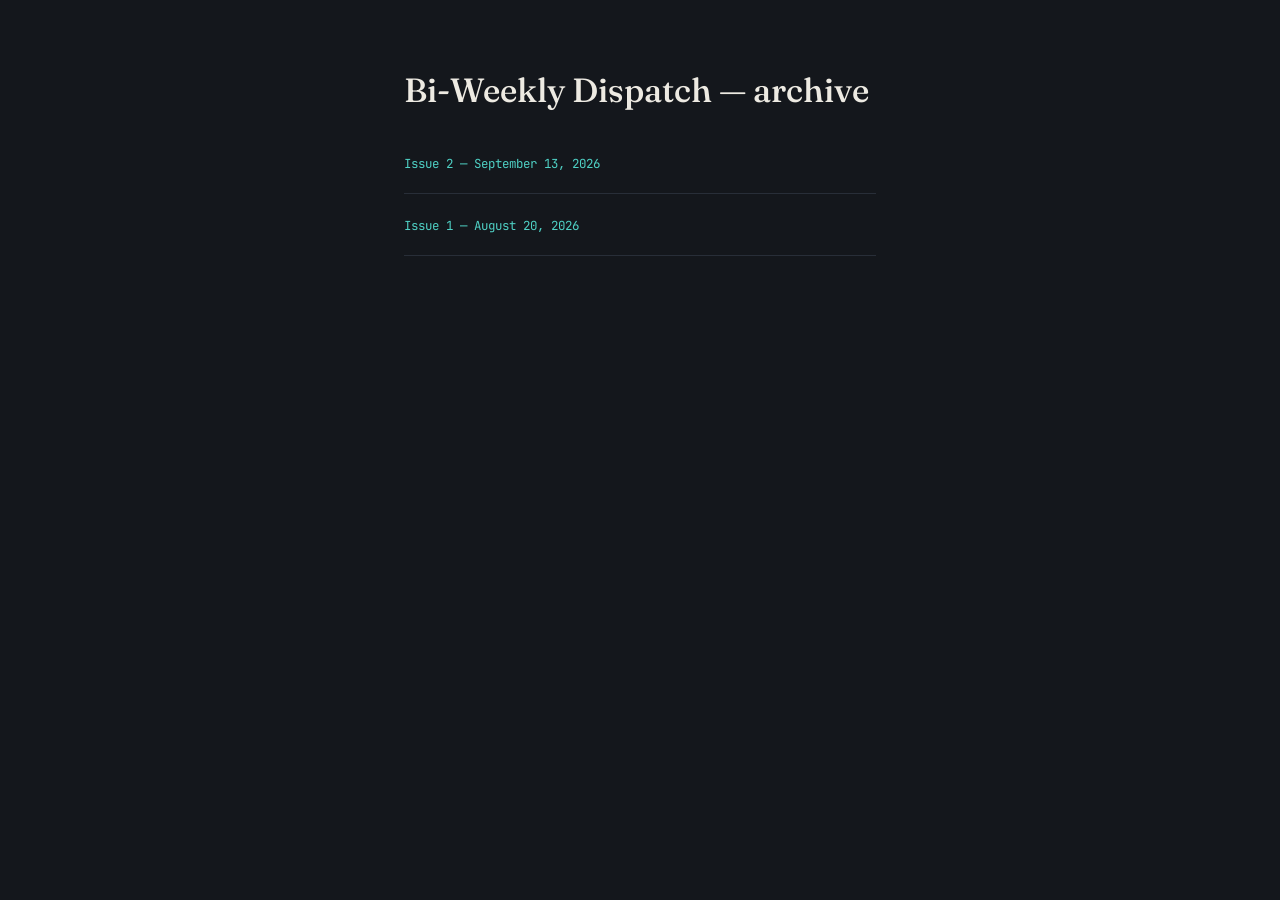
<file: newsletters/index.html>
<!doctype html>
<html lang="en">
<head>
<meta charset="utf-8">
<meta name="viewport" content="width=device-width, initial-scale=1">
<title>Bi-Weekly Dispatch — archive — Steven Needham</title>
<link rel="stylesheet" href="../bundle.css">
<style>
  .archive{max-width:600px;margin:0 auto;padding:4rem var(--space-nav-x) 6rem}
  .archive h1{font-family:var(--font-display);font-weight:500;font-size:var(--text-h2);margin:0 0 2rem}
  .archive ul{list-style:none;margin:0;padding:0}
  .archive li{border-bottom:1px solid var(--border-default);padding:1.1rem 0}
  .archive li:first-child{padding-top:0}
  .archive a{font-family:var(--font-mono);font-size:var(--text-mono-sm);color:var(--accent-sys)}
  .archive a:hover{color:var(--text-primary)}
</style>
</head>
<body style="margin:0;background:var(--surface-page,#14171C);color:var(--text-primary,#EDEAE2)">

<div class="archive">
  <h1>Bi-Weekly Dispatch — archive</h1>
  <ul>
    <li><a href="./2026-09-13.html">Issue 2 — September 13, 2026</a></li>
    <li><a href="./2026-08-20.html">Issue 1 — August 20, 2026</a></li>
  </ul>
</div>

</body>
</html>
</file>
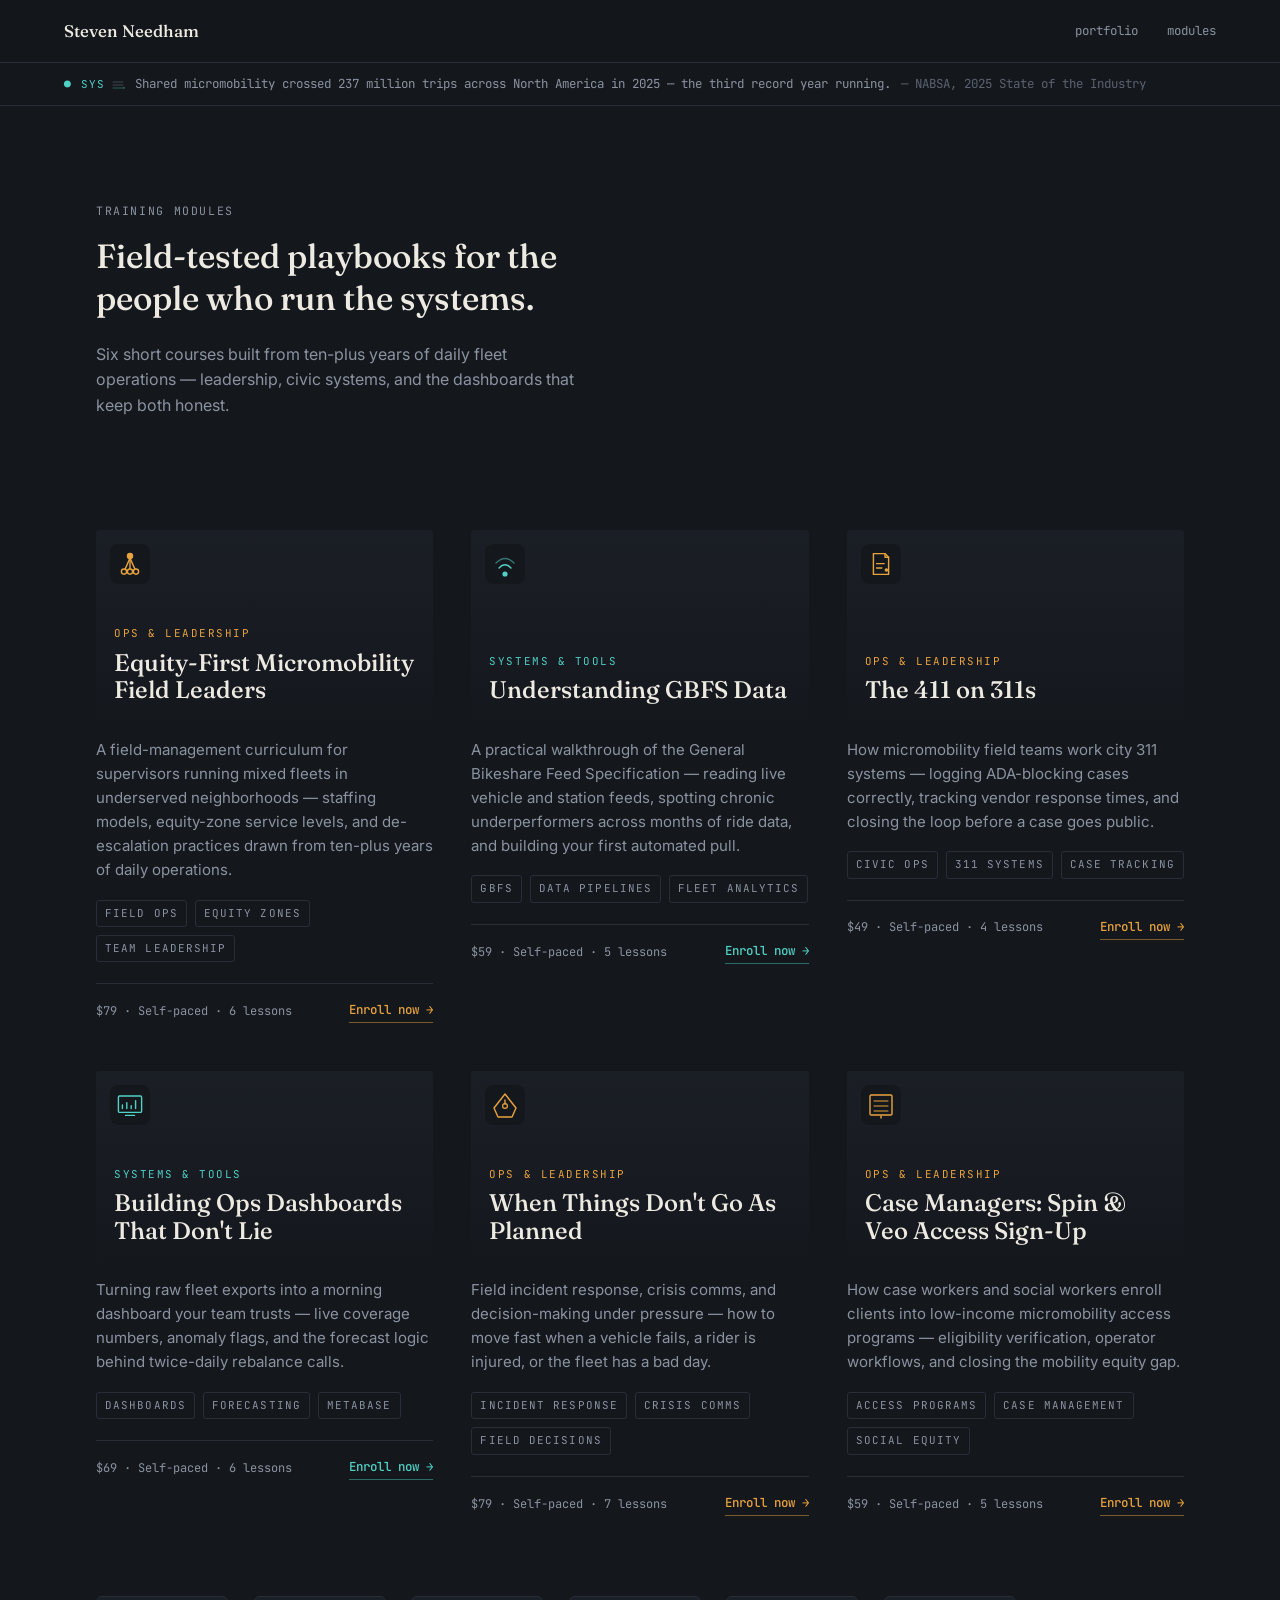
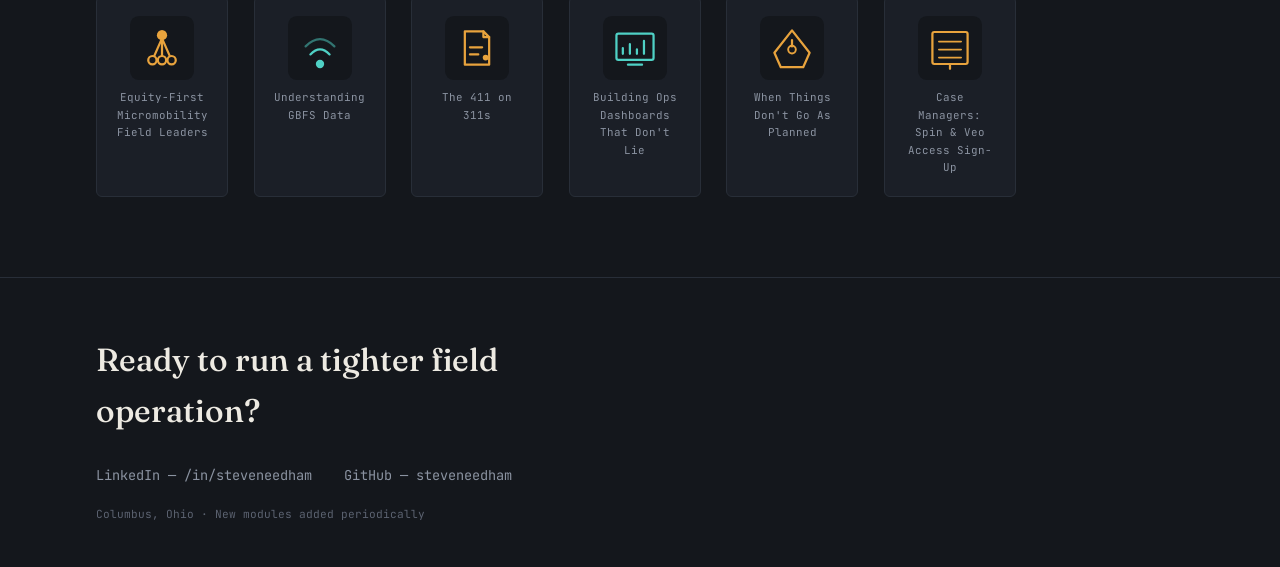
<file: templates/training-modules/index.html>
<!doctype html>
<html lang="en">
<head>
<meta charset="utf-8">
<meta name="viewport" content="width=device-width, initial-scale=1">
<title>Training modules — Steven Needham</title>
<link rel="icon" href="../../assets/icons/favicon.svg" type="image/svg+xml">
<link rel="stylesheet" href="../../bundle.css">
<style>
  .modules-intro{padding-top:6rem}
  .modules-intro p{max-width:60ch}
</style>
</head>
<body>

<nav class="nav">
  <span class="nav-name">Steven Needham</span>
  <div class="nav-links">
    <a href="https://steveneedham.github.io/portfolio/">portfolio</a>
    <a href="#modules">modules</a>
  </div>
</nav>

<div id="crawl-strip" class="crawl-strip">
  <span id="crawl-fact" class="crawl-fact">
    <span id="crawl-dot" class="crawl-dot">●</span>
    <span id="crawl-label" class="crawl-label"><span id="crawl-label-text"></span><img src="../../assets/icons/crawl-movement.svg" alt=""></span>
    <span id="crawl-text"></span>
    <span id="crawl-source" class="crawl-source"></span>
  </span>
  <span id="crawl-thinking" class="crawl-thinking" hidden>
    <span class="crawl-spinner"></span>
    <span class="crawl-dots"><span></span><span></span><span></span></span>
    <span class="crawl-thinking-label">Pulling next insight…</span>
  </span>
</div>

<div class="about modules-intro">
  <div class="eyebrow">Training modules</div>
  <h2>Field-tested playbooks for the people who run the systems.</h2>
  <p>Six short courses built from ten-plus years of daily fleet operations — leadership, civic systems, and the dashboards that keep both honest.</p>
</div>

<div id="modules" class="module-grid">

  <div class="module-card" data-track="ops">
    <div class="module-cover">
      <div class="module-cover-media" style="--module-photo-pos:center 15%"></div>
      <div class="module-cover-scrim"></div>
      <div class="module-icon-badge" style="background-image:url(../../assets/icons/module-equity-leaders.svg)" aria-hidden="true"></div>
      <div class="module-cover-meta">
        <div class="module-track-label">Ops &amp; leadership</div>
        <h3 class="module-title">Equity-First Micromobility Field Leaders</h3>
      </div>
    </div>
    <p class="module-body">A field-management curriculum for supervisors running mixed fleets in underserved neighborhoods — staffing models, equity-zone service levels, and de-escalation practices drawn from ten-plus years of daily operations.</p>
    <div class="module-tags">
      <span class="tag">Field ops</span><span class="tag">Equity zones</span><span class="tag">Team leadership</span>
    </div>
    <div class="module-pricing">
      <span class="module-price">$79 · Self-paced · 6 lessons</span>
      <a class="module-cta" href="#">Enroll now →</a>
    </div>
  </div>

  <div class="module-card" data-track="sys">
    <div class="module-cover">
      <div class="module-cover-media" style="--module-photo-pos:center 35%"></div>
      <div class="module-cover-scrim"></div>
      <div class="module-icon-badge" style="background-image:url(../../assets/icons/module-gbfs-data.svg)" aria-hidden="true"></div>
      <div class="module-cover-meta">
        <div class="module-track-label">Systems &amp; tools</div>
        <h3 class="module-title">Understanding GBFS Data</h3>
      </div>
    </div>
    <p class="module-body">A practical walkthrough of the General Bikeshare Feed Specification — reading live vehicle and station feeds, spotting chronic underperformers across months of ride data, and building your first automated pull.</p>
    <div class="module-tags">
      <span class="tag">GBFS</span><span class="tag">Data pipelines</span><span class="tag">Fleet analytics</span>
    </div>
    <div class="module-pricing">
      <span class="module-price">$59 · Self-paced · 5 lessons</span>
      <a class="module-cta" href="#">Enroll now →</a>
    </div>
  </div>

  <div class="module-card" data-track="ops">
    <div class="module-cover">
      <div class="module-cover-media" style="--module-photo-pos:center 55%"></div>
      <div class="module-cover-scrim"></div>
      <div class="module-icon-badge" style="background-image:url(../../assets/icons/module-311.svg)" aria-hidden="true"></div>
      <div class="module-cover-meta">
        <div class="module-track-label">Ops &amp; leadership</div>
        <h3 class="module-title">The 411 on 311s</h3>
      </div>
    </div>
    <p class="module-body">How micromobility field teams work city 311 systems — logging ADA-blocking cases correctly, tracking vendor response times, and closing the loop before a case goes public.</p>
    <div class="module-tags">
      <span class="tag">Civic ops</span><span class="tag">311 systems</span><span class="tag">Case tracking</span>
    </div>
    <div class="module-pricing">
      <span class="module-price">$49 · Self-paced · 4 lessons</span>
      <a class="module-cta" href="#">Enroll now →</a>
    </div>
  </div>

  <div class="module-card" data-track="sys">
    <div class="module-cover">
      <div class="module-cover-media" style="--module-photo-pos:center 40%"></div>
      <div class="module-cover-scrim"></div>
      <div class="module-icon-badge" style="background-image:url(../../assets/icons/module-ops-dashboards.svg)" aria-hidden="true"></div>
      <div class="module-cover-meta">
        <div class="module-track-label">Systems &amp; tools</div>
        <h3 class="module-title">Building Ops Dashboards That Don't Lie</h3>
      </div>
    </div>
    <p class="module-body">Turning raw fleet exports into a morning dashboard your team trusts — live coverage numbers, anomaly flags, and the forecast logic behind twice-daily rebalance calls.</p>
    <div class="module-tags">
      <span class="tag">Dashboards</span><span class="tag">Forecasting</span><span class="tag">Metabase</span>
    </div>
    <div class="module-pricing">
      <span class="module-price">$69 · Self-paced · 6 lessons</span>
      <a class="module-cta" href="#">Enroll now →</a>
    </div>
  </div>

  <div class="module-card" data-track="ops">
    <div class="module-cover">
      <div class="module-cover-media" style="--module-photo-pos:center 35%"></div>
      <div class="module-cover-scrim"></div>
      <div class="module-icon-badge" style="background-image:url(../../assets/icons/incident.svg)" aria-hidden="true"></div>
      <div class="module-cover-meta">
        <div class="module-track-label">Ops &amp; leadership</div>
        <h3 class="module-title">When Things Don't Go As Planned</h3>
      </div>
    </div>
    <p class="module-body">Field incident response, crisis comms, and decision-making under pressure — how to move fast when a vehicle fails, a rider is injured, or the fleet has a bad day.</p>
    <div class="module-tags">
      <span class="tag">Incident response</span><span class="tag">Crisis comms</span><span class="tag">Field decisions</span>
    </div>
    <div class="module-pricing">
      <span class="module-price">$79 · Self-paced · 7 lessons</span>
      <a class="module-cta" href="#">Enroll now →</a>
    </div>
  </div>

  <div class="module-card" data-track="ops">
    <div class="module-cover">
      <div class="module-cover-media" style="--module-photo-pos:center 45%"></div>
      <div class="module-cover-scrim"></div>
      <div class="module-icon-badge" style="background-image:url(../../assets/icons/case-workers.svg)" aria-hidden="true"></div>
      <div class="module-cover-meta">
        <div class="module-track-label">Ops &amp; leadership</div>
        <h3 class="module-title">Case Managers: Spin &amp; Veo Access Sign-Up</h3>
      </div>
    </div>
    <p class="module-body">How case workers and social workers enroll clients into low-income micromobility access programs — eligibility verification, operator workflows, and closing the mobility equity gap.</p>
    <div class="module-tags">
      <span class="tag">Access programs</span><span class="tag">Case management</span><span class="tag">Social equity</span>
    </div>
    <div class="module-pricing">
      <span class="module-price">$59 · Self-paced · 5 lessons</span>
      <a class="module-cta" href="#">Enroll now →</a>
    </div>
  </div>

</div>

<div class="icon-gallery" aria-label="Module icons">
  <div class="icon-gallery-tile">
    <div class="icon-gallery-glyph" aria-hidden="true" style="background-image:url(../../assets/icons/module-equity-leaders.svg)"></div>
    <span class="icon-gallery-label">Equity-First Micromobility Field Leaders</span>
  </div>
  <div class="icon-gallery-tile">
    <div class="icon-gallery-glyph" aria-hidden="true" style="background-image:url(../../assets/icons/module-gbfs-data.svg)"></div>
    <span class="icon-gallery-label">Understanding GBFS Data</span>
  </div>
  <div class="icon-gallery-tile">
    <div class="icon-gallery-glyph" aria-hidden="true" style="background-image:url(../../assets/icons/module-311.svg)"></div>
    <span class="icon-gallery-label">The 411 on 311s</span>
  </div>
  <div class="icon-gallery-tile">
    <div class="icon-gallery-glyph" aria-hidden="true" style="background-image:url(../../assets/icons/module-ops-dashboards.svg)"></div>
    <span class="icon-gallery-label">Building Ops Dashboards That Don't Lie</span>
  </div>
  <div class="icon-gallery-tile">
    <div class="icon-gallery-glyph" aria-hidden="true" style="background-image:url(../../assets/icons/incident.svg)"></div>
    <span class="icon-gallery-label">When Things Don't Go As Planned</span>
  </div>
  <div class="icon-gallery-tile">
    <div class="icon-gallery-glyph" aria-hidden="true" style="background-image:url(../../assets/icons/case-workers.svg)"></div>
    <span class="icon-gallery-label">Case Managers: Spin &amp; Veo Access Sign-Up</span>
  </div>
</div>

<footer class="footer">
  <h2>Ready to run a tighter field operation?</h2>
  <ul class="footer-links">
    <li><a href="https://linkedin.com/in/steveneedham">LinkedIn — /in/steveneedham</a></li>
    <li><a href="https://github.com/steveneedham">GitHub — steveneedham</a></li>
  </ul>
  <p class="footer-note">Columbus, Ohio · New modules added periodically</p>
</footer>

<script src="../../scripts/components.js"></script>
<script>
(function () {
  'use strict';
  var FACTS = [
    { t: 'SYS', c: 'var(--accent-sys)', x: "Shared micromobility crossed 237 million trips across North America in 2025 — the third record year running.", s: "NABSA, 2025 State of the Industry" },
    { t: 'OPS', c: 'var(--accent-ops)', x: "Columbus's own number: 812,577 shared bike and scooter trips in 2025 — Columbus's part of that continent-wide 237M.", s: "City of Columbus, Bike Plus 2025 Annual Report" },
    { t: 'SYS', c: 'var(--accent-sys)', x: "About 62% of 2025's shared trips were on a bike, 38% on a scooter — riders still reach for pedals first.", s: "NABSA, 2025 State of the Industry" },
    { t: 'OPS', c: 'var(--accent-ops)', x: "Roughly 70% of shared micromobility riders say they used it to connect to another transit trip in 2025. It's feeder infrastructure, not a novelty.", s: "NABSA, 2025 State of the Industry" },
    { t: 'SYS', c: 'var(--accent-sys)', x: "E-bikes make up about 45% of the shared fleet but pull in 51% of the rides — the more capable vehicle works harder per unit.", s: "NABSA, 2025 State of the Industry" },
    { t: 'OPS', c: 'var(--accent-ops)', x: "North American systems logged shared trips in 400-plus cities in 2025, up from a handful two decades ago.", s: "NABSA, 2025 State of the Industry" },
    { t: 'OPS', c: 'var(--accent-ops)', x: "Columbus is one of those 400-plus cities — and its ridership actually dipped 17% from 977,000 trips in 2023 to 812,577 in 2025, against a citywide +5%/year target.", s: "City of Columbus, Bike Plus 2025 Annual Report" },
    { t: 'OPS', c: 'var(--accent-ops)', x: "The average shared micromobility trip runs about 1.5 miles — just past the point where walking stops being the faster option.", s: "NABSA, 2025 State of the Industry" },
    { t: 'SYS', c: 'var(--accent-sys)', x: "Industry estimates put 2025's CO2 offset from shared micromobility above 100 million pounds.", s: "NABSA, 2025 State of the Industry" },
    { t: 'OPS', c: 'var(--accent-ops)', x: "Columbus's local offset story: 15.9 miles of new or under-construction bike lanes and paths in Bike Plus's first year alone.", s: "City of Columbus, Bike Plus 2025 Annual Report" },
    { t: 'OPS', c: 'var(--accent-ops)', x: "Protecting East Broad Street cut excessive speeding (55mph+ in a 35) by 89% and total crashes by 50% — with zero reported bike or scooter crashes May-to-November.", s: "City of Columbus, Bike Plus 2025 Annual Report" },
    { t: 'SYS', c: 'var(--accent-sys)', x: "Fatal and serious-injury crashes involving people biking, scooting, or rolling in Columbus rose from 72 (2018-22) to 89 (2020-24) even as the network grew — the city's target is zero by 2035.", s: "City of Columbus, Bike Plus 2025 Annual Report" },
    { t: 'OPS', c: 'var(--accent-ops)', x: "A broken e-bike or scooter doesn't make any money and still runs up a storage bill.", s: "Field observation" },
    { t: 'OPS', c: 'var(--accent-ops)', x: "We're in the business of operating vehicles, not storing vehicles.", s: "Field observation" },
    { t: 'OPS', c: 'var(--accent-ops)', x: "The fastest way to lose a vehicle is to leave it fully charged somewhere quiet for three days.", s: "Field observation" },
    { t: 'OPS', c: 'var(--accent-ops)', x: "Every field team has one intersection that eats more phantom 311 cases than the rest of the city combined.", s: "Field observation" },
    { t: 'SYS', c: 'var(--accent-sys)', x: "A rebalancing plan is really just a bet on where people will want a vehicle in six hours.", s: "Field observation" },
    { t: 'SYS', c: 'var(--accent-sys)', x: "Veo's GBFS feed reports no battery percentage; a public tracker uses shrinking published range as the nearest available proxy for charge level.", s: "Columbus Micromobility — Observer View" },
    { t: 'SYS', c: 'var(--accent-sys)', x: "Spin reassigns every vehicle's ID on each data pull, so only Veo's individual scooters can be tracked snapshot to snapshot.", s: "Columbus Micromobility — Observer View" },
    { t: 'OPS', c: 'var(--accent-ops)', x: "Columbus grades CBD scooter distribution on a 30% ceiling — one operator holding more than 30% of downtown's active fleet reads red.", s: "Columbus Micromobility — Observer View" },
    { t: 'OPS', c: 'var(--accent-ops)', x: "Opportunity-zone service has a floor, not a ceiling: under 4.5% of a fleet parked there reads red, 5%-plus reads green.", s: "Columbus Micromobility — Observer View" },
    { t: 'OPS', c: 'var(--accent-ops)', x: "A cross-vendor 'pile-up' flag needs four-plus vehicles from more than one operator within about 20 metres — one brand alone doesn't trigger it.", s: "Columbus Micromobility — Observer View" },
    { t: 'OPS', c: 'var(--accent-ops)', x: "Columbus grades Spin and Veo against 28 standards across five performance areas — response time is a monthly average, so one slow pickup isn't a contract violation on its own.", s: "311 Field Intelligence" },
    { t: 'SYS', c: 'var(--accent-sys)', x: "A raw 311 export can log a request, not prove an SLA miss — that takes vendor identity, timestamps, and the city's own inclusion decisions layered on top.", s: "311 Field Intelligence" },
    { t: 'OPS', c: 'var(--accent-ops)', x: "Veo's Columbus launch moved past 200,000 rides in its first four months — more than 75% on seated scooters and two-seat e-bikes.", s: "WOSU / Veo Columbus launch" },
    { t: 'SYS', c: 'var(--accent-sys)', x: "Six months and 20,000-plus rides of fleet data is enough to name the chronic underperforming vehicles and the neighborhoods actually driving demand.", s: "Portfolio — vehicle performance analytics" },
    { t: 'SYS', c: 'var(--accent-sys)', x: "A live multi-fleet dashboard can watch two competing operators at once with zero cooperation required — just their public GBFS feeds.", s: "Portfolio — live multi-fleet dashboard" },
    { t: 'OPS', c: 'var(--accent-ops)', x: "'24/7 operations' mostly means someone's shift always starts mid-conversation — the whole reason a Slack-first handoff protocol exists.", s: "Portfolio — Slack-First Communications Protocol" },
    { t: 'OPS', c: 'var(--accent-ops)', x: "One knowledge-gap audit of a single ops team turned up a dozen undocumented blind spots — SOPs everyone assumed already existed.", s: "Portfolio — knowledge-gap audit" },
    { t: 'SYS', c: 'var(--accent-sys)', x: "Rule of thumb from the field: if something happens twice a day, it's probably already automated.", s: "github.com/steveneedham bio" },
    { t: 'OPS', c: 'var(--accent-ops)', x: "Columbus PantryMap tracks about 90 mutual-aid food sites the same way a fleet dashboard tracks scooters — location, category, one live filter.", s: "Portfolio — Columbus PantryMap" },
    { t: 'SYS', c: 'var(--accent-sys)', x: "Columbus's CBD distribution rule reads red above 30% of a fleet, yellow 27-30%, green under 27% — a hard ceiling, not a suggestion.", s: "Columbus Micromobility — Observer View" },
    { t: 'SYS', c: 'var(--accent-sys)', x: "The same dashboard's Veo movement layer can only be trusted for Veo — Spin's vehicle IDs reset on every pull, so Spin has no cross-snapshot movement trend at all.", s: "Columbus Micromobility — Observer View" }
  ];
  var PACE = 5600, GAP = 700;
  var state = { idx: 0 };
  try {
    var saved = JSON.parse(localStorage.getItem('trainingCrawlState') || 'null');
    if (saved && typeof saved.idx === 'number') state.idx = saved.idx % FACTS.length;
  } catch (e) {}

  var factEl = document.getElementById('crawl-fact');
  var thinkingEl = document.getElementById('crawl-thinking');
  var dotEl = document.getElementById('crawl-dot');
  var labelEl = document.getElementById('crawl-label-text');
  var textEl = document.getElementById('crawl-text');
  var sourceEl = document.getElementById('crawl-source');

  function paint() {
    var f = FACTS[state.idx];
    dotEl.style.color = f.c;
    labelEl.style.color = f.c;
    labelEl.textContent = f.t;
    textEl.textContent = f.x;
    sourceEl.textContent = '— ' + f.s;
  }

  function tick() {
    factEl.classList.remove('is-visible');
    thinkingEl.hidden = false;
    setTimeout(function () {
      state.idx = (state.idx + 1) % FACTS.length;
      try { localStorage.setItem('trainingCrawlState', JSON.stringify({ idx: state.idx })); } catch (e) {}
      paint();
      thinkingEl.hidden = true;
      factEl.classList.add('is-visible');
    }, GAP);
  }

  paint();
  factEl.classList.add('is-visible');
  setInterval(tick, PACE);
}());
</script>

</body>
</html>
</file>
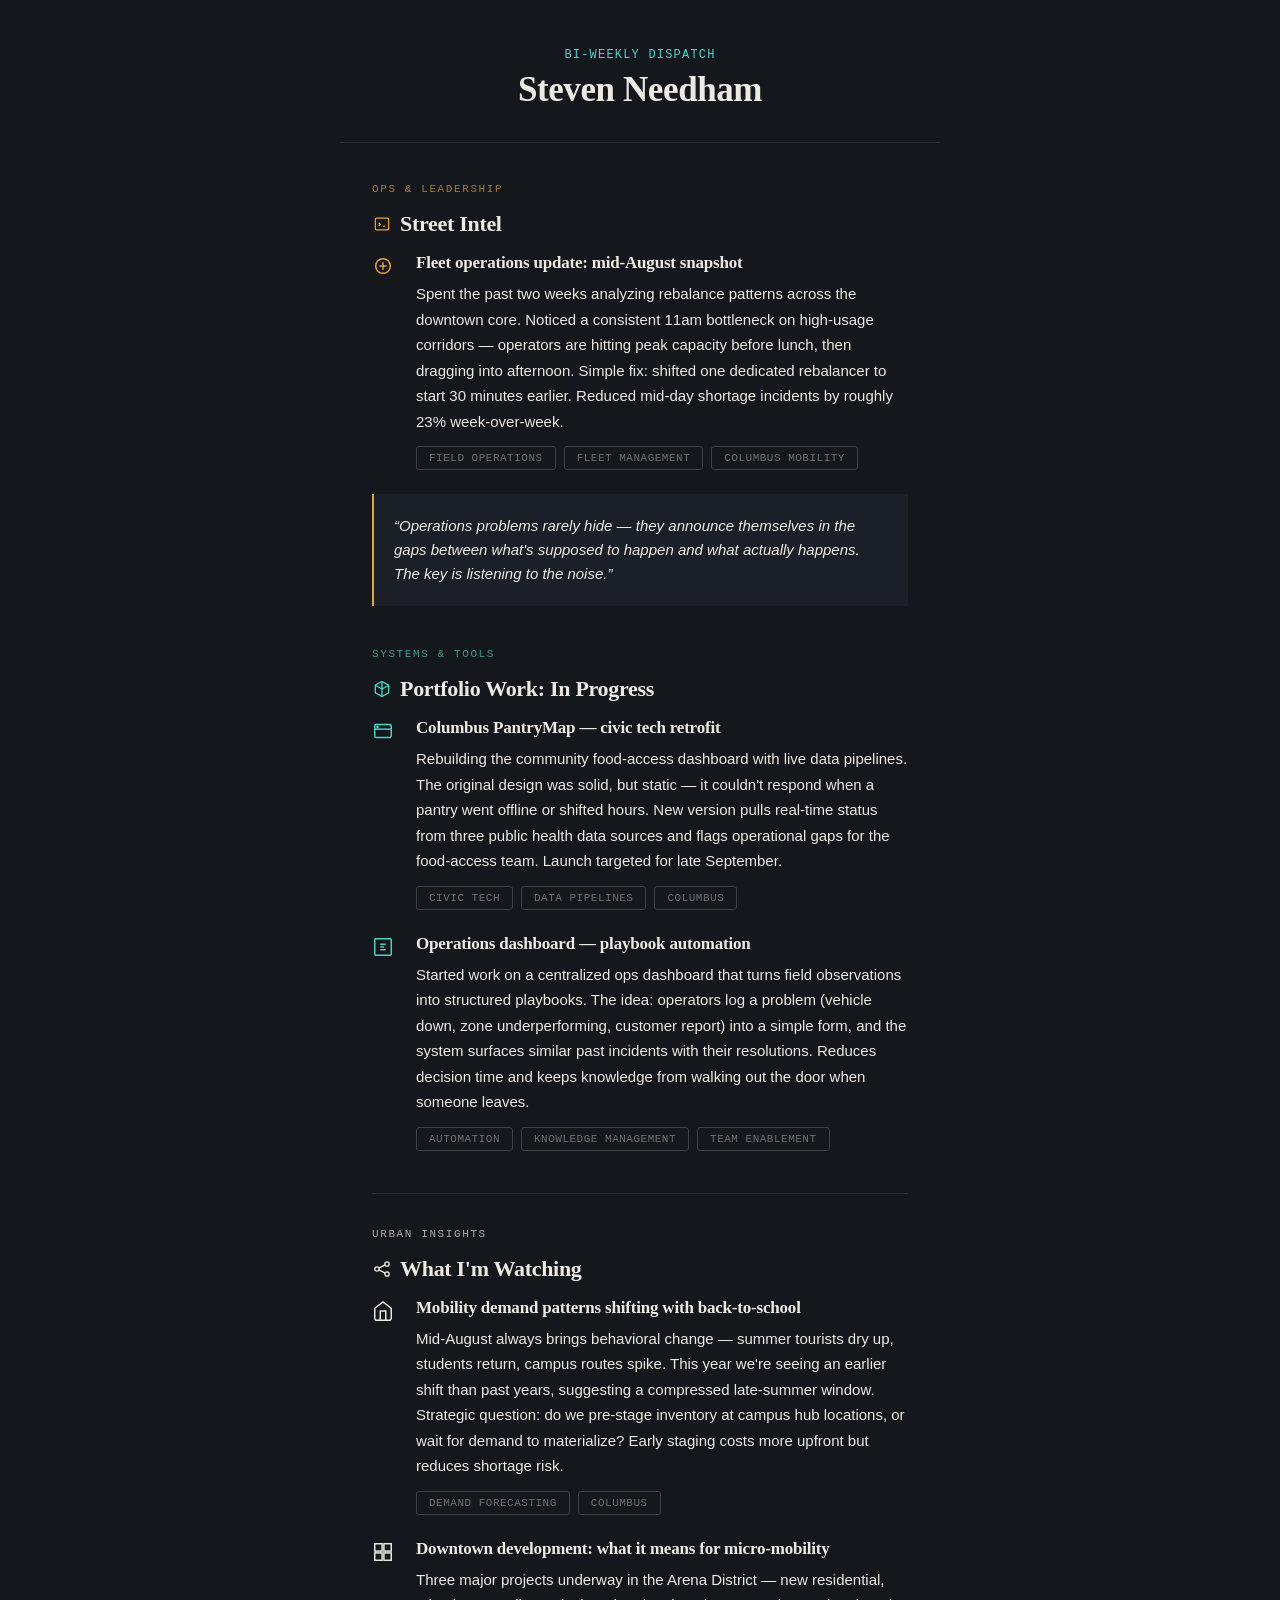
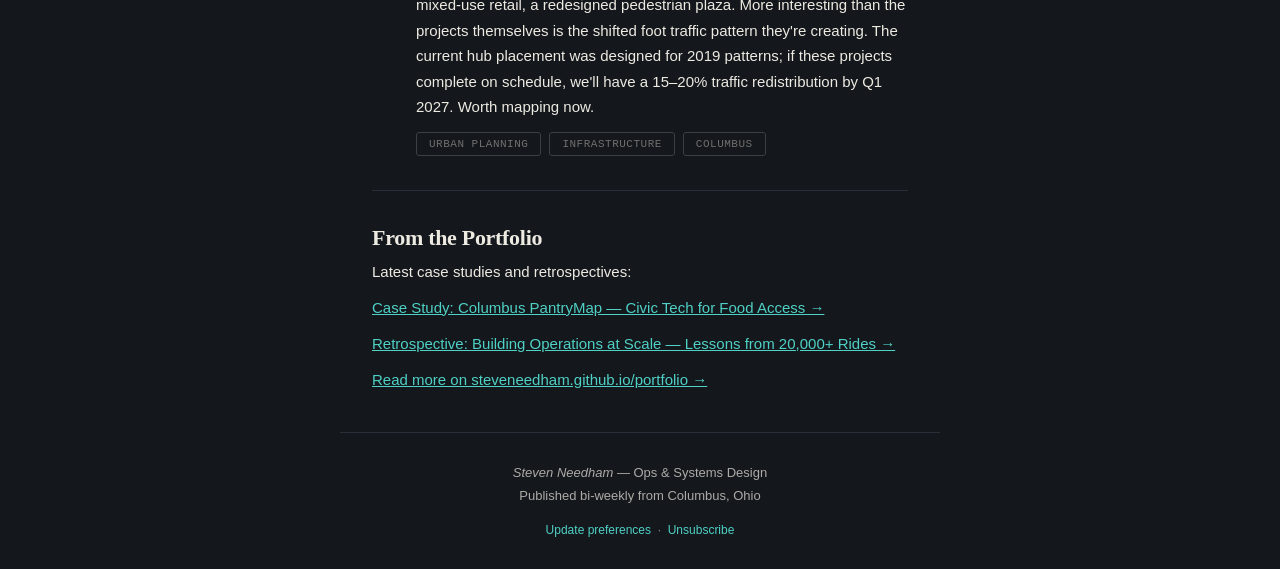
<file: newsletter.html>
<!DOCTYPE html>
<html lang="en" xmlns="http://www.w3.org/1999/xhtml" xmlns:v="urn:schemas-microsoft-com:vml" xmlns:o="urn:schemas-microsoft-com:office:office">
<head>
<meta charset="utf-8">
<meta name="viewport" content="width=device-width, initial-scale=1">
<meta http-equiv="X-UA-Compatible" content="IE=edge">
<meta name="color-scheme" content="dark">
<meta name="supported-color-schemes" content="dark">
<title>Steven Needham — Bi-Weekly Dispatch</title>
<!--[if mso]>
<noscript>
<xml>
<o:OfficeDocumentSettings>
<o:PixelsPerInch>96</o:PixelsPerInch>
</o:OfficeDocumentSettings>
</xml>
</noscript>
<style>
  table { border-collapse: collapse; }
  .fallback-font { font-family: Georgia, 'Times New Roman', serif !important; }
</style>
<![endif]-->
<style>
  @media screen and (max-width: 600px) {
    .email-wrapper { width: 100% !important; }
    .content-pad { padding-left: 20px !important; padding-right: 20px !important; }
    .header-pad { padding: 32px 20px 24px !important; }
    .footer-pad { padding: 24px 20px !important; }
    .h1-resp { font-size: 1.9rem !important; }
  }
</style>
</head>
<body style="margin:0; padding:0; background-color:#14171C; -webkit-text-size-adjust:100%; text-size-adjust:100%;">
  <!-- Preview text (hidden) -->
  <div style="display:none; max-height:0; overflow:hidden; opacity:0; font-size:1px; line-height:1px; color:#14171C;">
    Street intel, portfolio work in progress, and Columbus urban insights — the bi-weekly dispatch.
  </div>
  <div style="display:none; white-space:nowrap; font:15px courier; line-height:0;">
    &#8203;&nbsp;&#8203;&nbsp;&#8203;&nbsp;&#8203;&nbsp;&#8203;&nbsp;&#8203;&nbsp;&#8203;&nbsp;&#8203;&nbsp;&#8203;&nbsp;&#8203;&nbsp;&#8203;&nbsp;&#8203;&nbsp;&#8203;&nbsp;&#8203;&nbsp;
  </div>

  <table role="presentation" width="100%" cellpadding="0" cellspacing="0" border="0" style="background-color:#14171C;">
    <tr>
      <td align="center" style="padding: 0;">

        <!--[if mso]>
        <table role="presentation" align="center" width="600" cellpadding="0" cellspacing="0" border="0"><tr><td>
        <![endif]-->
        <table role="presentation" class="email-wrapper" width="600" cellpadding="0" cellspacing="0" border="0" style="width:600px; max-width:600px; background-color:#14171C;">

          <!-- Header -->
          <tr>
            <td class="header-pad" align="center" style="padding: 48px 32px 32px; border-bottom: 1px solid #282E38;">
              <p style="margin:0 0 8px 0; font-family: 'JetBrains Mono', 'Courier New', Courier, monospace; font-size:12px; color:#4FD1C5; text-transform:uppercase; letter-spacing:1.2px;">Bi-Weekly Dispatch</p>
              <h1 class="h1-resp" style="margin:0; font-family: Georgia, 'Times New Roman', serif; font-size:35px; font-weight:600; letter-spacing:-0.4px; color:#EDEAE2;">Steven Needham</h1>
            </td>
          </tr>

          <!-- Content -->
          <tr>
            <td class="content-pad" style="padding: 40px 32px;">

              <!-- Section: Street Intel (ops) -->
              <table role="presentation" width="100%" cellpadding="0" cellspacing="0" border="0" style="margin-bottom: 42px;">
                <tr>
                  <td>
                    <p style="margin:0 0 16px 0; font-family: 'JetBrains Mono', 'Courier New', Courier, monospace; font-size:11px; text-transform:uppercase; letter-spacing:1.6px; color:#A87933;">Ops &amp; Leadership</p>
                    <table role="presentation" cellpadding="0" cellspacing="0" border="0" style="margin:0 0 16px 0;">
                      <tr>
                        <td valign="middle" style="padding-right:8px;">
                          <!--[if !mso]><!-->
                          <svg width="20" height="20" viewBox="0 0 24 24" fill="none" stroke="#E8A33D" stroke-width="1.5" style="display:block;"><rect x="4" y="5" width="16" height="14" rx="1.5"/><path d="M8 10.5l2.2 2-2.2 2M13 14.5h3"/></svg>
                          <!--<![endif]-->
                        </td>
                        <td valign="middle">
                          <h3 style="margin:0; font-family: Georgia, 'Times New Roman', serif; font-size:22px; font-weight:600; letter-spacing:-0.3px; color:#EDEAE2;">Street Intel</h3>
                        </td>
                      </tr>
                    </table>

                    <!-- Item -->
                    <table role="presentation" width="100%" cellpadding="0" cellspacing="0" border="0" style="margin-bottom:24px;">
                      <tr>
                        <td valign="top" width="32" style="padding-right:12px; padding-top:2px;">
                          <!--[if !mso]><!-->
                          <svg width="22" height="22" viewBox="0 0 24 24" fill="none" stroke="#E8A33D" stroke-width="1.6" style="display:block;"><circle cx="12" cy="12" r="8"/><line x1="12" y1="8" x2="12" y2="16"/><line x1="8" y1="12" x2="16" y2="12"/></svg>
                          <!--<![endif]-->
                        </td>
                        <td valign="top">
                          <h4 style="margin:0 0 8px 0; font-family: Georgia, 'Times New Roman', serif; font-size:17px; font-weight:600; letter-spacing:-0.2px; color:#EDEAE2;">Fleet operations update: mid-August snapshot</h4>
                          <p style="margin:0 0 12px 0; font-family: Arial, Helvetica, sans-serif; font-size:15px; line-height:1.7; color:#EDEAE2;">Spent the past two weeks analyzing rebalance patterns across the downtown core. Noticed a consistent 11am bottleneck on high-usage corridors — operators are hitting peak capacity before lunch, then dragging into afternoon. Simple fix: shifted one dedicated rebalancer to start 30 minutes earlier. Reduced mid-day shortage incidents by roughly 23% week-over-week.</p>
                          <table role="presentation" cellpadding="0" cellspacing="0" border="0">
                            <tr>
                              <td style="font-family:'JetBrains Mono','Courier New',Courier,monospace; font-size:11px; text-transform:uppercase; letter-spacing:0.5px; color:#6F706F; padding:5px 12px; border:1px solid #3A4048; border-radius:3px;">Field Operations</td>
                              <td style="width:8px;">&nbsp;</td>
                              <td style="font-family:'JetBrains Mono','Courier New',Courier,monospace; font-size:11px; text-transform:uppercase; letter-spacing:0.5px; color:#6F706F; padding:5px 12px; border:1px solid #3A4048; border-radius:3px;">Fleet Management</td>
                              <td style="width:8px;">&nbsp;</td>
                              <td style="font-family:'JetBrains Mono','Courier New',Courier,monospace; font-size:11px; text-transform:uppercase; letter-spacing:0.5px; color:#6F706F; padding:5px 12px; border:1px solid #3A4048; border-radius:3px;">Columbus Mobility</td>
                            </tr>
                          </table>
                        </td>
                      </tr>
                    </table>

                    <!-- Insight -->
                    <table role="presentation" width="100%" cellpadding="0" cellspacing="0" border="0" style="background-color:#1B1F27;">
                      <tr>
                        <td style="border-left:2px solid #E8A33D; padding:20px 20px;">
                          <p style="margin:0; font-family: Arial, Helvetica, sans-serif; font-style:italic; font-size:15px; line-height:1.6; color:#EDEAE2;">&ldquo;Operations problems rarely hide — they announce themselves in the gaps between what's supposed to happen and what actually happens. The key is listening to the noise.&rdquo;</p>
                        </td>
                      </tr>
                    </table>
                  </td>
                </tr>
              </table>

              <!-- Section: Portfolio Work (systems) -->
              <table role="presentation" width="100%" cellpadding="0" cellspacing="0" border="0" style="margin-bottom: 42px;">
                <tr>
                  <td>
                    <p style="margin:0 0 16px 0; font-family: 'JetBrains Mono', 'Courier New', Courier, monospace; font-size:11px; text-transform:uppercase; letter-spacing:1.6px; color:#3D9992;">Systems &amp; Tools</p>
                    <table role="presentation" cellpadding="0" cellspacing="0" border="0" style="margin:0 0 16px 0;">
                      <tr>
                        <td valign="middle" style="padding-right:8px;">
                          <!--[if !mso]><!-->
                          <svg width="20" height="20" viewBox="0 0 24 24" fill="none" stroke="#4FD1C5" stroke-width="1.6" style="display:block;"><path d="M12 3l8 4.5v9L12 21l-8-4.5v-9L12 3z"/><path d="M12 3v9M12 21v-9M4 7.5l8 4.5 8-4.5"/></svg>
                          <!--<![endif]-->
                        </td>
                        <td valign="middle">
                          <h3 style="margin:0; font-family: Georgia, 'Times New Roman', serif; font-size:22px; font-weight:600; letter-spacing:-0.3px; color:#EDEAE2;">Portfolio Work: In Progress</h3>
                        </td>
                      </tr>
                    </table>

                    <!-- Item 1 -->
                    <table role="presentation" width="100%" cellpadding="0" cellspacing="0" border="0" style="margin-bottom:24px;">
                      <tr>
                        <td valign="top" width="32" style="padding-right:12px; padding-top:2px;">
                          <!--[if !mso]><!-->
                          <svg width="22" height="22" viewBox="0 0 24 24" fill="none" stroke="#4FD1C5" stroke-width="1.6" style="display:block;"><rect x="3" y="5" width="18" height="14" rx="1.5"/><line x1="3" y1="10" x2="21" y2="10"/><circle cx="6" cy="7.5" r="0.6" fill="#4FD1C5"/></svg>
                          <!--<![endif]-->
                        </td>
                        <td valign="top">
                          <h4 style="margin:0 0 8px 0; font-family: Georgia, 'Times New Roman', serif; font-size:17px; font-weight:600; letter-spacing:-0.2px; color:#EDEAE2;">Columbus PantryMap — civic tech retrofit</h4>
                          <p style="margin:0 0 12px 0; font-family: Arial, Helvetica, sans-serif; font-size:15px; line-height:1.7; color:#EDEAE2;">Rebuilding the community food-access dashboard with live data pipelines. The original design was solid, but static — it couldn't respond when a pantry went offline or shifted hours. New version pulls real-time status from three public health data sources and flags operational gaps for the food-access team. Launch targeted for late September.</p>
                          <table role="presentation" cellpadding="0" cellspacing="0" border="0">
                            <tr>
                              <td style="font-family:'JetBrains Mono','Courier New',Courier,monospace; font-size:11px; text-transform:uppercase; letter-spacing:0.5px; color:#6F706F; padding:5px 12px; border:1px solid #3A4048; border-radius:3px;">Civic Tech</td>
                              <td style="width:8px;">&nbsp;</td>
                              <td style="font-family:'JetBrains Mono','Courier New',Courier,monospace; font-size:11px; text-transform:uppercase; letter-spacing:0.5px; color:#6F706F; padding:5px 12px; border:1px solid #3A4048; border-radius:3px;">Data Pipelines</td>
                              <td style="width:8px;">&nbsp;</td>
                              <td style="font-family:'JetBrains Mono','Courier New',Courier,monospace; font-size:11px; text-transform:uppercase; letter-spacing:0.5px; color:#6F706F; padding:5px 12px; border:1px solid #3A4048; border-radius:3px;">Columbus</td>
                            </tr>
                          </table>
                        </td>
                      </tr>
                    </table>

                    <!-- Item 2 -->
                    <table role="presentation" width="100%" cellpadding="0" cellspacing="0" border="0">
                      <tr>
                        <td valign="top" width="32" style="padding-right:12px; padding-top:2px;">
                          <!--[if !mso]><!-->
                          <svg width="22" height="22" viewBox="0 0 24 24" fill="none" stroke="#4FD1C5" stroke-width="1.6" style="display:block;"><rect x="3" y="3" width="18" height="18" rx="1"/><line x1="9" y1="9" x2="15" y2="9"/><line x1="9" y1="15" x2="15" y2="15"/><line x1="9" y1="12" x2="13" y2="12"/></svg>
                          <!--<![endif]-->
                        </td>
                        <td valign="top">
                          <h4 style="margin:0 0 8px 0; font-family: Georgia, 'Times New Roman', serif; font-size:17px; font-weight:600; letter-spacing:-0.2px; color:#EDEAE2;">Operations dashboard — playbook automation</h4>
                          <p style="margin:0 0 12px 0; font-family: Arial, Helvetica, sans-serif; font-size:15px; line-height:1.7; color:#EDEAE2;">Started work on a centralized ops dashboard that turns field observations into structured playbooks. The idea: operators log a problem (vehicle down, zone underperforming, customer report) into a simple form, and the system surfaces similar past incidents with their resolutions. Reduces decision time and keeps knowledge from walking out the door when someone leaves.</p>
                          <table role="presentation" cellpadding="0" cellspacing="0" border="0">
                            <tr>
                              <td style="font-family:'JetBrains Mono','Courier New',Courier,monospace; font-size:11px; text-transform:uppercase; letter-spacing:0.5px; color:#6F706F; padding:5px 12px; border:1px solid #3A4048; border-radius:3px;">Automation</td>
                              <td style="width:8px;">&nbsp;</td>
                              <td style="font-family:'JetBrains Mono','Courier New',Courier,monospace; font-size:11px; text-transform:uppercase; letter-spacing:0.5px; color:#6F706F; padding:5px 12px; border:1px solid #3A4048; border-radius:3px;">Knowledge Management</td>
                              <td style="width:8px;">&nbsp;</td>
                              <td style="font-family:'JetBrains Mono','Courier New',Courier,monospace; font-size:11px; text-transform:uppercase; letter-spacing:0.5px; color:#6F706F; padding:5px 12px; border:1px solid #3A4048; border-radius:3px;">Team Enablement</td>
                            </tr>
                          </table>
                        </td>
                      </tr>
                    </table>
                  </td>
                </tr>
              </table>

              <!-- Divider -->
              <table role="presentation" width="100%" cellpadding="0" cellspacing="0" border="0" style="margin-bottom:34px;">
                <tr><td style="height:1px; line-height:1px; font-size:1px; background-color:#282E38;">&nbsp;</td></tr>
              </table>

              <!-- Section: Urban Insights -->
              <table role="presentation" width="100%" cellpadding="0" cellspacing="0" border="0" style="margin-bottom: 34px;">
                <tr>
                  <td>
                    <p style="margin:0 0 16px 0; font-family: 'JetBrains Mono', 'Courier New', Courier, monospace; font-size:11px; text-transform:uppercase; letter-spacing:1.6px; color:#ACABA7;">Urban Insights</p>
                    <table role="presentation" cellpadding="0" cellspacing="0" border="0" style="margin:0 0 16px 0;">
                      <tr>
                        <td valign="middle" style="padding-right:8px;">
                          <!--[if !mso]><!-->
                          <svg width="20" height="20" viewBox="0 0 24 24" fill="none" stroke="#EDEAE2" stroke-width="1.6" style="display:block;"><circle cx="6" cy="12" r="2.6"/><circle cx="18" cy="6" r="2.6"/><circle cx="18" cy="18" r="2.6"/><line x1="8.3" y1="11" x2="15.7" y2="7"/><line x1="8.3" y1="13" x2="15.7" y2="17"/></svg>
                          <!--<![endif]-->
                        </td>
                        <td valign="middle">
                          <h3 style="margin:0; font-family: Georgia, 'Times New Roman', serif; font-size:22px; font-weight:600; letter-spacing:-0.3px; color:#EDEAE2;">What I'm Watching</h3>
                        </td>
                      </tr>
                    </table>

                    <!-- Item 1 -->
                    <table role="presentation" width="100%" cellpadding="0" cellspacing="0" border="0" style="margin-bottom:24px;">
                      <tr>
                        <td valign="top" width="32" style="padding-right:12px; padding-top:2px;">
                          <!--[if !mso]><!-->
                          <svg width="22" height="22" viewBox="0 0 24 24" fill="none" stroke="#EDEAE2" stroke-width="1.6" style="display:block;"><path d="M3 9l9-7 9 7v11a2 2 0 0 1-2 2H5a2 2 0 0 1-2-2z"/><polyline points="9 22 9 12 15 12 15 22"/></svg>
                          <!--<![endif]-->
                        </td>
                        <td valign="top">
                          <h4 style="margin:0 0 8px 0; font-family: Georgia, 'Times New Roman', serif; font-size:17px; font-weight:600; letter-spacing:-0.2px; color:#EDEAE2;">Mobility demand patterns shifting with back-to-school</h4>
                          <p style="margin:0 0 12px 0; font-family: Arial, Helvetica, sans-serif; font-size:15px; line-height:1.7; color:#EDEAE2;">Mid-August always brings behavioral change — summer tourists dry up, students return, campus routes spike. This year we're seeing an earlier shift than past years, suggesting a compressed late-summer window. Strategic question: do we pre-stage inventory at campus hub locations, or wait for demand to materialize? Early staging costs more upfront but reduces shortage risk.</p>
                          <table role="presentation" cellpadding="0" cellspacing="0" border="0">
                            <tr>
                              <td style="font-family:'JetBrains Mono','Courier New',Courier,monospace; font-size:11px; text-transform:uppercase; letter-spacing:0.5px; color:#6F706F; padding:5px 12px; border:1px solid #3A4048; border-radius:3px;">Demand Forecasting</td>
                              <td style="width:8px;">&nbsp;</td>
                              <td style="font-family:'JetBrains Mono','Courier New',Courier,monospace; font-size:11px; text-transform:uppercase; letter-spacing:0.5px; color:#6F706F; padding:5px 12px; border:1px solid #3A4048; border-radius:3px;">Columbus</td>
                            </tr>
                          </table>
                        </td>
                      </tr>
                    </table>

                    <!-- Item 2 -->
                    <table role="presentation" width="100%" cellpadding="0" cellspacing="0" border="0">
                      <tr>
                        <td valign="top" width="32" style="padding-right:12px; padding-top:2px;">
                          <!--[if !mso]><!-->
                          <svg width="22" height="22" viewBox="0 0 24 24" fill="none" stroke="#EDEAE2" stroke-width="1.6" style="display:block;"><rect x="3" y="3" width="8" height="8"/><rect x="13" y="3" width="8" height="8"/><rect x="3" y="13" width="8" height="8"/><rect x="13" y="13" width="8" height="8"/></svg>
                          <!--<![endif]-->
                        </td>
                        <td valign="top">
                          <h4 style="margin:0 0 8px 0; font-family: Georgia, 'Times New Roman', serif; font-size:17px; font-weight:600; letter-spacing:-0.2px; color:#EDEAE2;">Downtown development: what it means for micro-mobility</h4>
                          <p style="margin:0 0 12px 0; font-family: Arial, Helvetica, sans-serif; font-size:15px; line-height:1.7; color:#EDEAE2;">Three major projects underway in the Arena District — new residential, mixed-use retail, a redesigned pedestrian plaza. More interesting than the projects themselves is the shifted foot traffic pattern they're creating. The current hub placement was designed for 2019 patterns; if these projects complete on schedule, we'll have a 15–20% traffic redistribution by Q1 2027. Worth mapping now.</p>
                          <table role="presentation" cellpadding="0" cellspacing="0" border="0">
                            <tr>
                              <td style="font-family:'JetBrains Mono','Courier New',Courier,monospace; font-size:11px; text-transform:uppercase; letter-spacing:0.5px; color:#6F706F; padding:5px 12px; border:1px solid #3A4048; border-radius:3px;">Urban Planning</td>
                              <td style="width:8px;">&nbsp;</td>
                              <td style="font-family:'JetBrains Mono','Courier New',Courier,monospace; font-size:11px; text-transform:uppercase; letter-spacing:0.5px; color:#6F706F; padding:5px 12px; border:1px solid #3A4048; border-radius:3px;">Infrastructure</td>
                              <td style="width:8px;">&nbsp;</td>
                              <td style="font-family:'JetBrains Mono','Courier New',Courier,monospace; font-size:11px; text-transform:uppercase; letter-spacing:0.5px; color:#6F706F; padding:5px 12px; border:1px solid #3A4048; border-radius:3px;">Columbus</td>
                            </tr>
                          </table>
                        </td>
                      </tr>
                    </table>
                  </td>
                </tr>
              </table>

              <!-- Divider -->
              <table role="presentation" width="100%" cellpadding="0" cellspacing="0" border="0" style="margin-bottom:34px;">
                <tr><td style="height:1px; line-height:1px; font-size:1px; background-color:#282E38;">&nbsp;</td></tr>
              </table>

              <!-- Section: From the Portfolio -->
              <table role="presentation" width="100%" cellpadding="0" cellspacing="0" border="0">
                <tr>
                  <td>
                    <h3 style="margin:0 0 12px 0; font-family: Georgia, 'Times New Roman', serif; font-size:22px; font-weight:600; letter-spacing:-0.3px; color:#EDEAE2;">From the Portfolio</h3>
                    <p style="margin:0 0 16px 0; font-family: Arial, Helvetica, sans-serif; font-size:15px; color:#EDEAE2;">Latest case studies and retrospectives:</p>
                    <table role="presentation" cellpadding="0" cellspacing="0" border="0" width="100%">
                      <tr>
                        <td style="padding-bottom:12px; font-family: Arial, Helvetica, sans-serif; font-size:15px; line-height:1.6;">
                          <a href="#" style="color:#4FD1C5; text-decoration:underline;">Case Study: Columbus PantryMap — Civic Tech for Food Access &rarr;</a>
                        </td>
                      </tr>
                      <tr>
                        <td style="padding-bottom:12px; font-family: Arial, Helvetica, sans-serif; font-size:15px; line-height:1.6;">
                          <a href="#" style="color:#4FD1C5; text-decoration:underline;">Retrospective: Building Operations at Scale — Lessons from 20,000+ Rides &rarr;</a>
                        </td>
                      </tr>
                      <tr>
                        <td style="font-family: Arial, Helvetica, sans-serif; font-size:15px; line-height:1.6;">
                          <a href="https://steveneedham.github.io/portfolio" style="color:#4FD1C5; text-decoration:underline;">Read more on steveneedham.github.io/portfolio &rarr;</a>
                        </td>
                      </tr>
                    </table>
                  </td>
                </tr>
              </table>

            </td>
          </tr>

          <!-- Footer -->
          <tr>
            <td class="footer-pad" align="center" style="padding: 32px; border-top: 1px solid #282E38;">
              <p style="margin:0 0 8px 0; font-family: Arial, Helvetica, sans-serif; font-size:13px; color:#ACABA7;"><em>Steven Needham</em> — Ops &amp; Systems Design</p>
              <p style="margin:0 0 20px 0; font-family: Arial, Helvetica, sans-serif; font-size:13px; color:#ACABA7;">Published bi-weekly from Columbus, Ohio</p>
              <p style="margin:0; font-family: Arial, Helvetica, sans-serif; font-size:12px; color:#81817F;">
                <a href="#" style="color:#4FD1C5; text-decoration:none;">Update preferences</a>
                &nbsp;&middot;&nbsp;
                <a href="#" style="color:#4FD1C5; text-decoration:none;">Unsubscribe</a>
              </p>
            </td>
          </tr>

        </table>
        <!--[if mso]>
        </td></tr></table>
        <![endif]-->

      </td>
    </tr>
  </table>
</body>
</html>
</file>
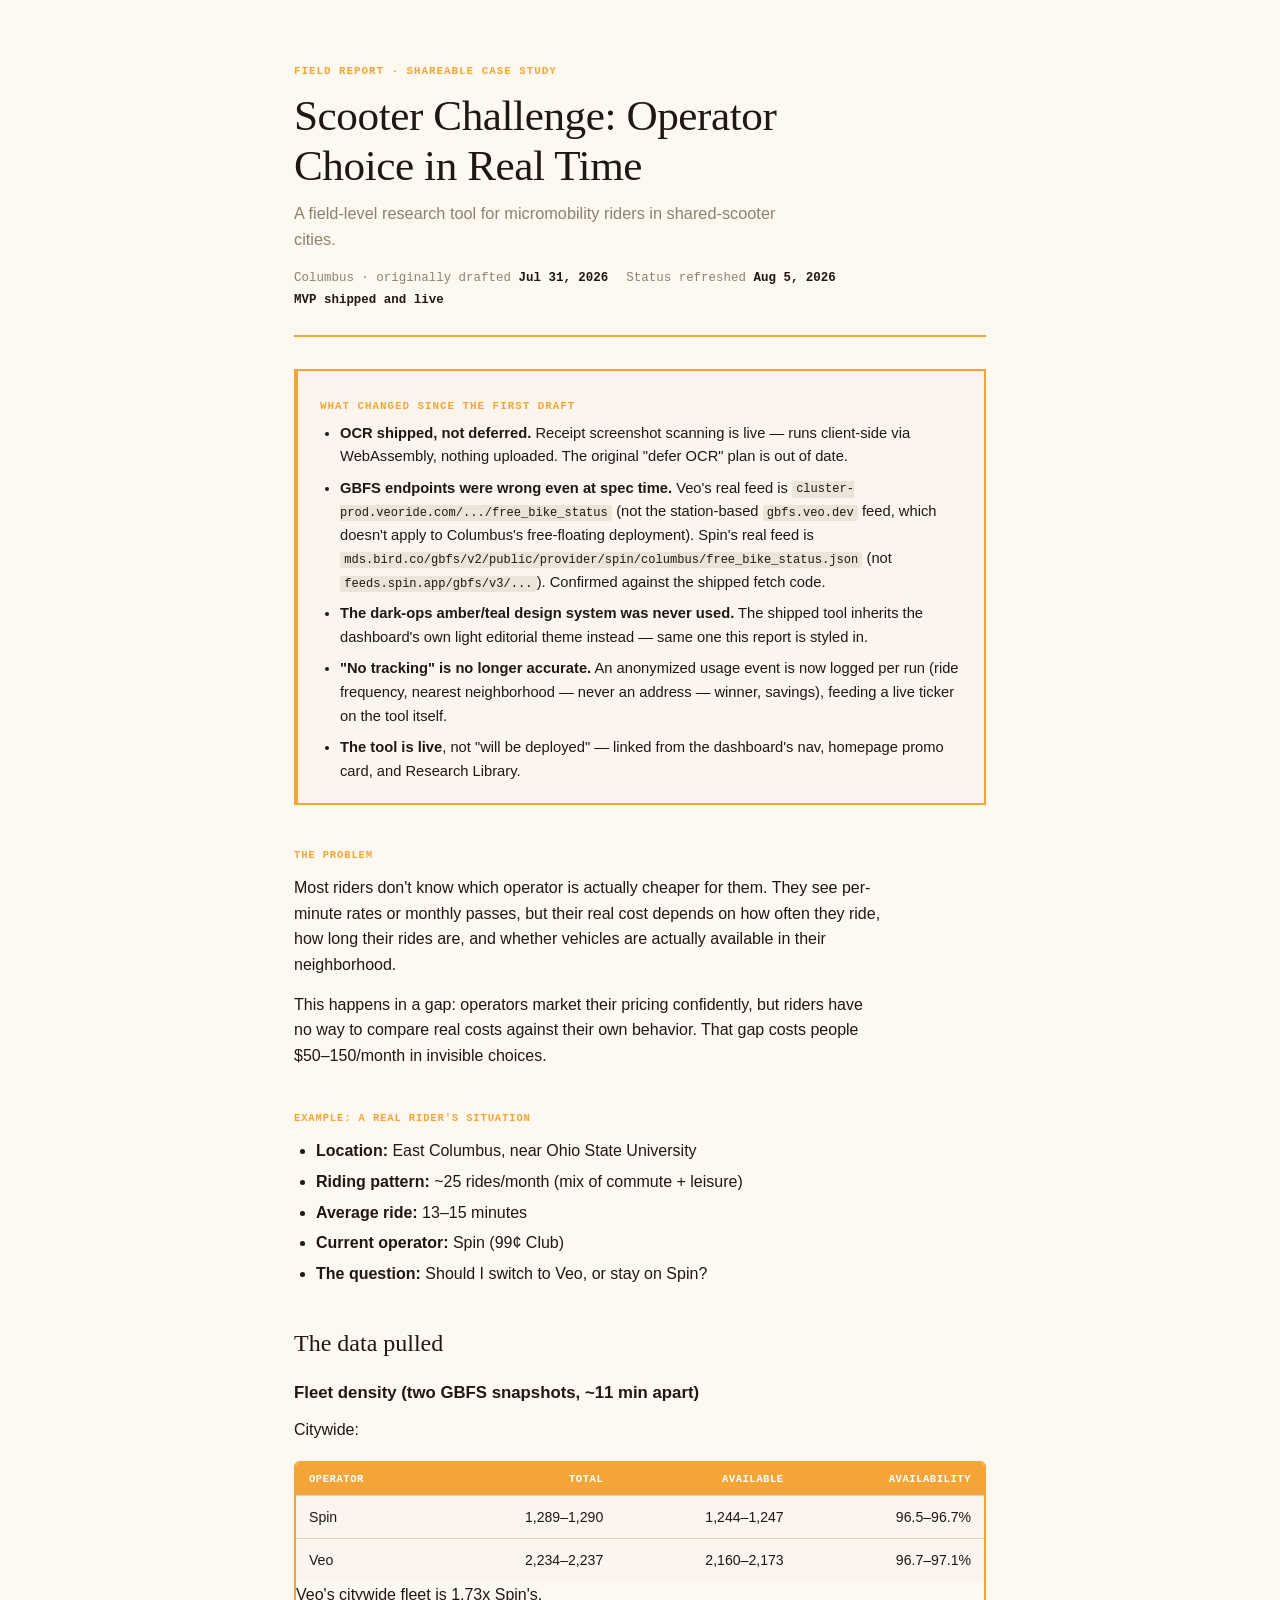
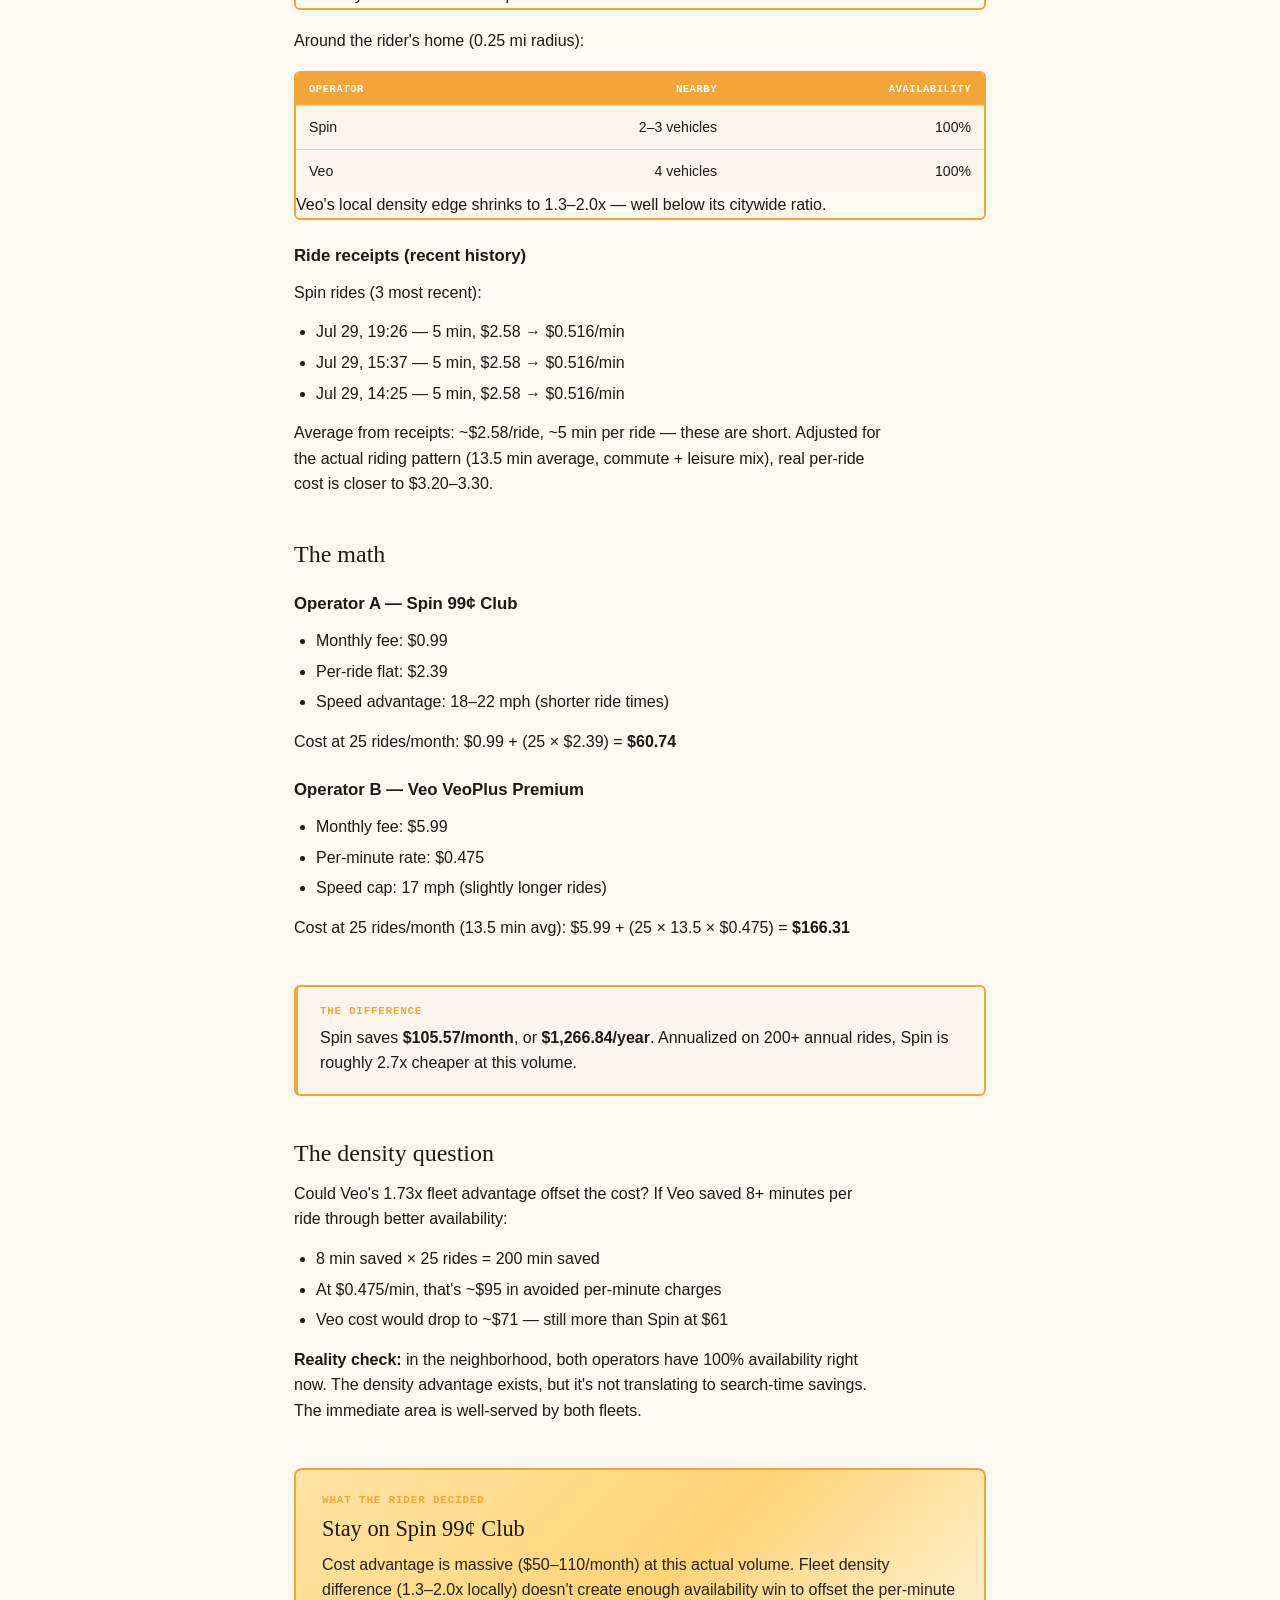
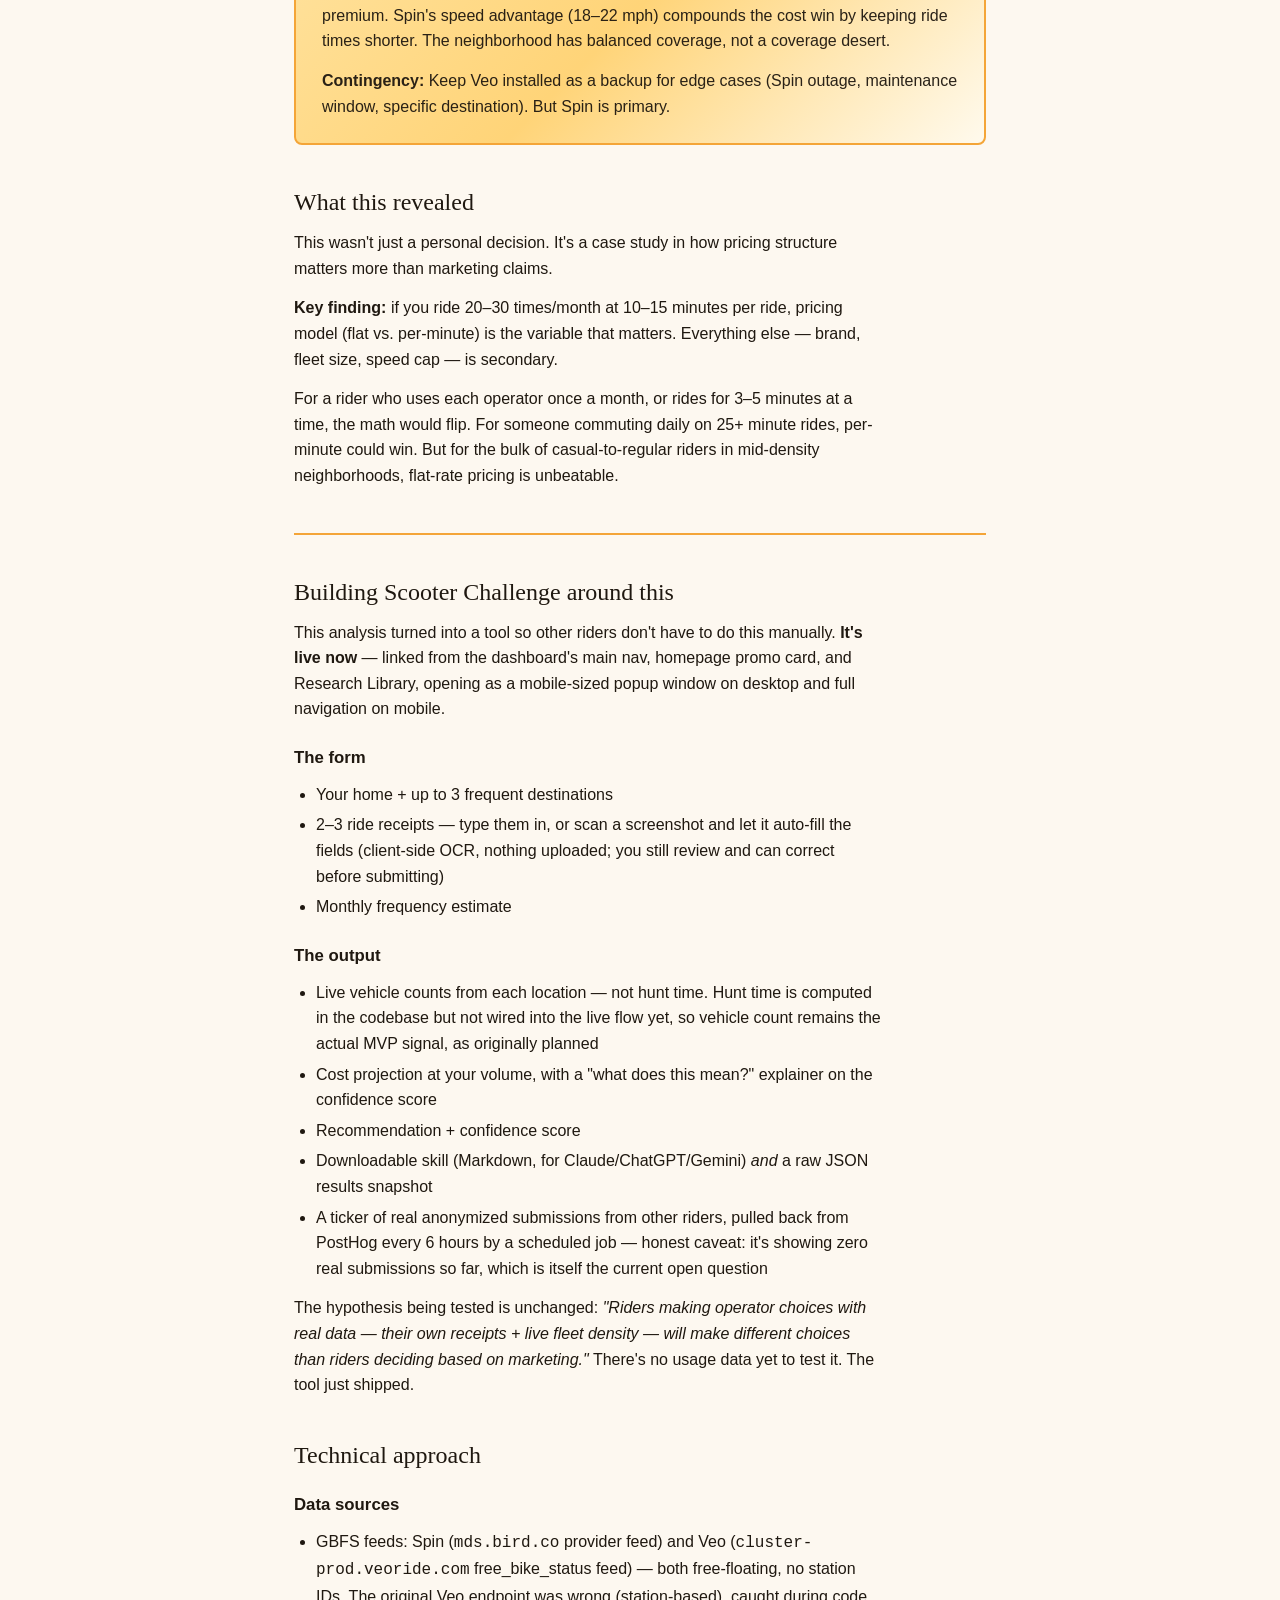
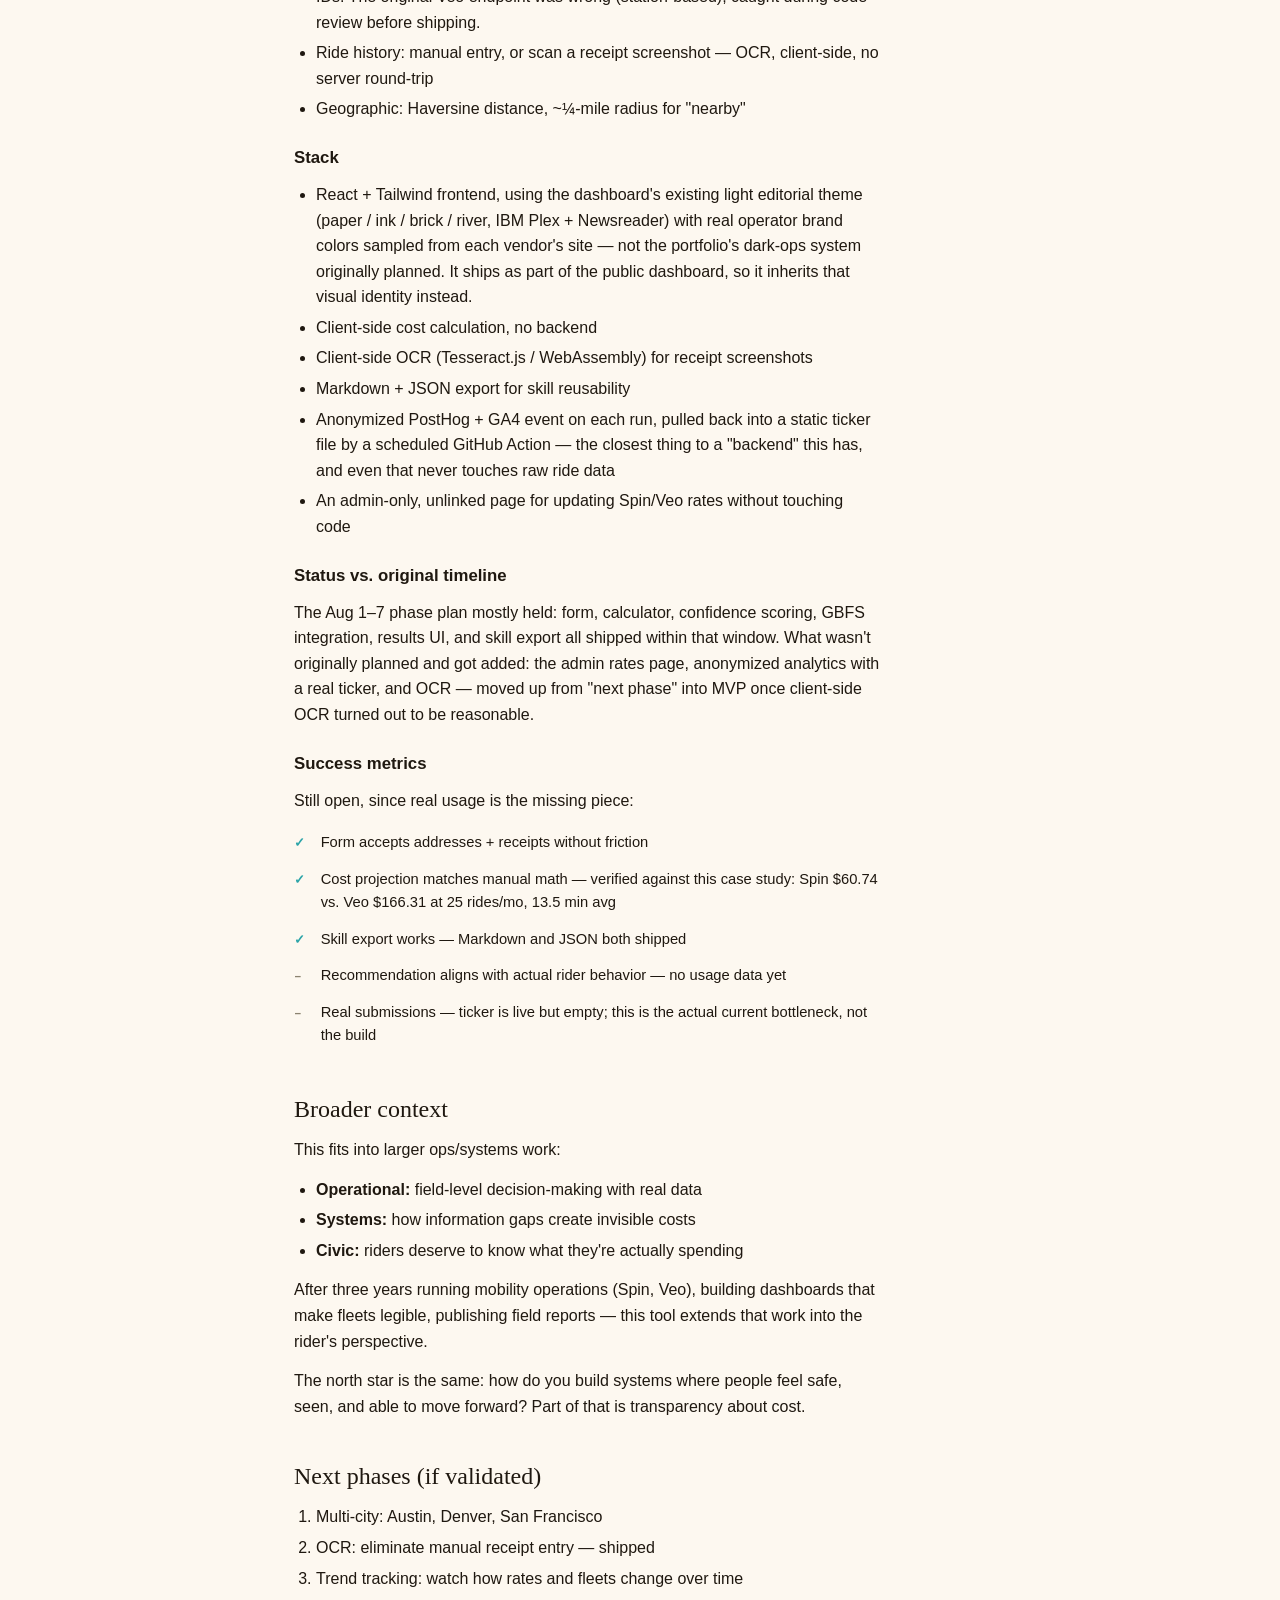
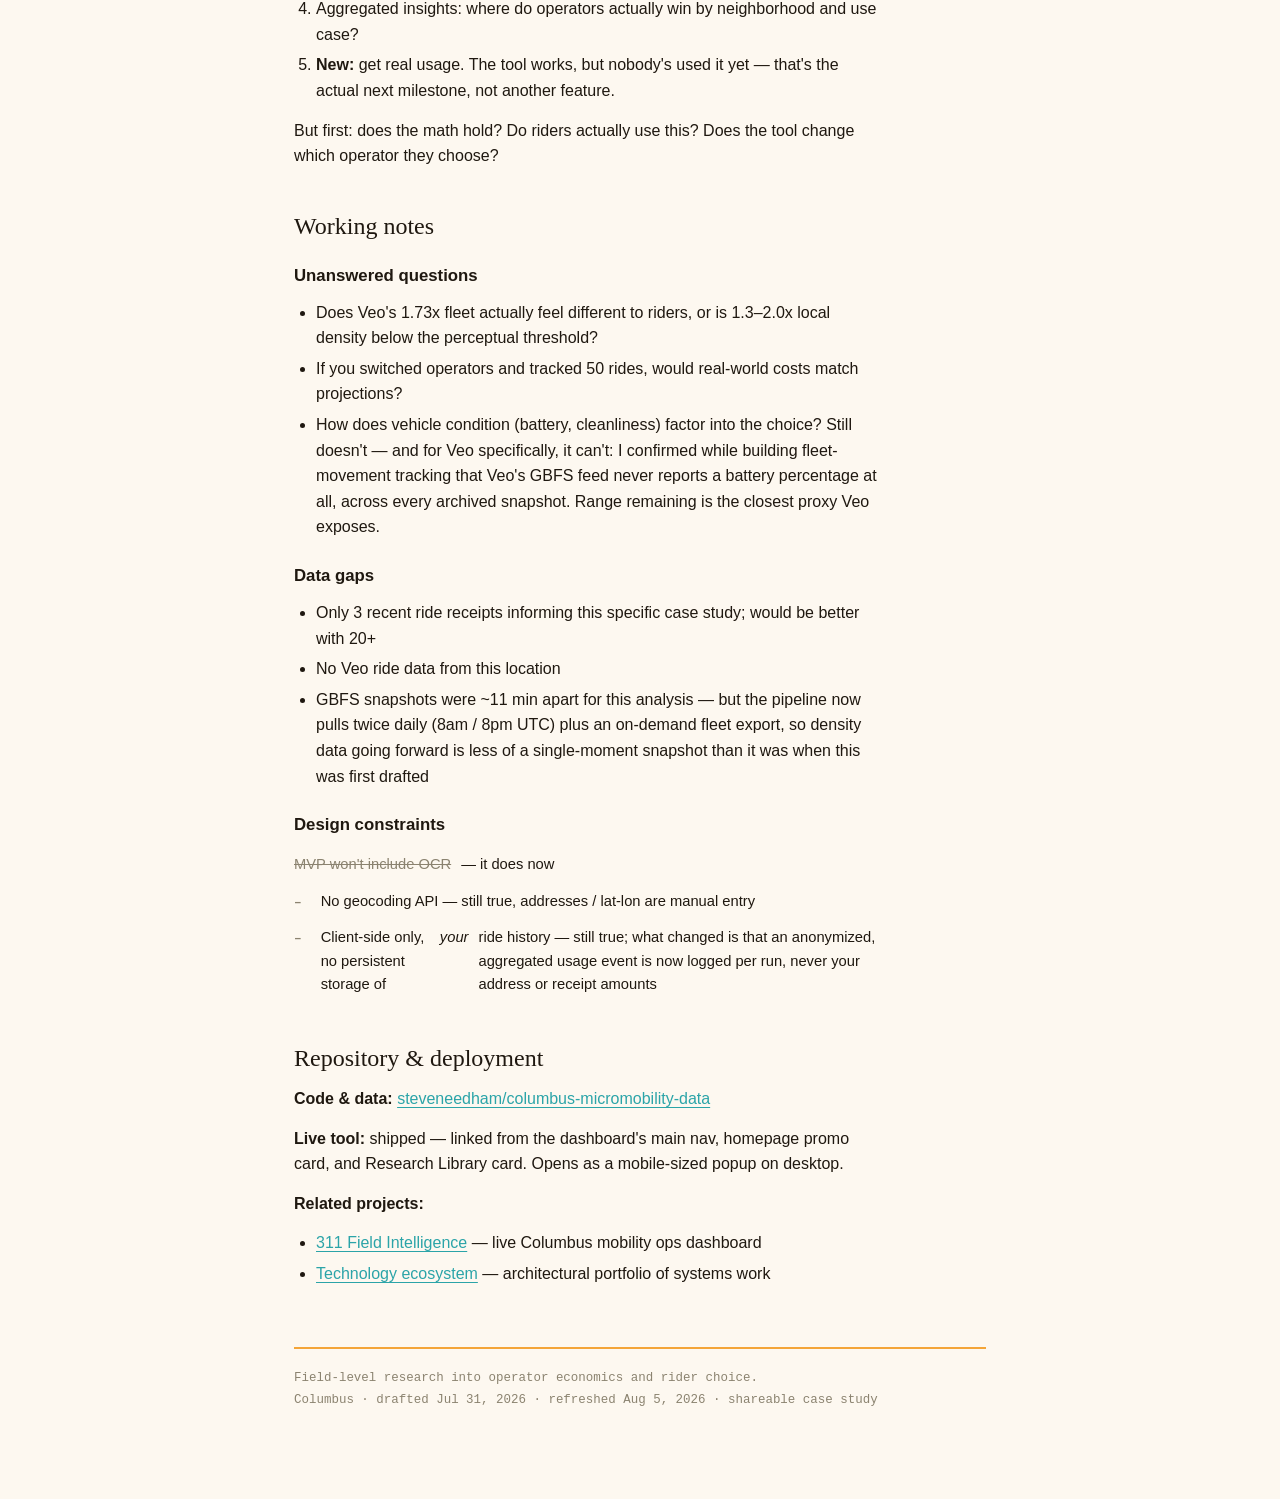
<file: scooterfieldreport-sunny.html>
<!DOCTYPE html>
<html lang="en" data-theme="sunny">
<head>
  <meta charset="UTF-8">
  <meta name="viewport" content="width=device-width, initial-scale=1.0">
  <title>Scooter Challenge — Operator Choice in Real Time</title>
<style>
  :root[data-theme="sunny"] {
    --paper: #FDF8F0;
    --sheet: #FBF5ED;
    --panel: #EBE4DA;
    --rule: #D9D2C5;
    --ink: #1F1810;
    --note: #8B8370;
    --brick: #F4A538;
    --brick-dim: #D9851F;
    --river: #2BA4A8;
    --river-wash: #A8D5BA;
    --mono: ui-monospace, SFMono-Regular, Menlo, Consolas, monospace;
    --display: Georgia, 'Times New Roman', serif;
    --body: -apple-system, BlinkMacSystemFont, 'Segoe UI', Inter, sans-serif;
  }
  * { box-sizing: border-box; }
  body {
    margin: 0;
    background: var(--paper);
    color: var(--ink);
    font: 16px/1.6 var(--body);
    -webkit-font-smoothing: antialiased;
  }
  a { color: var(--river); text-underline-offset: .2em; }
  a:focus-visible, button:focus-visible { outline: 2px solid var(--brick); outline-offset: 2px; }
  ::selection { background: var(--river-wash); color: var(--ink); }

  .wrap { max-width: 740px; margin: 0 auto; padding: 56px 24px 90px; }

  .masthead { border-bottom: 2px solid var(--brick); padding-bottom: 28px; margin-bottom: 8px; }
  .eyebrow {
    display: inline-block;
    font: 600 .68rem var(--mono);
    letter-spacing: .09em;
    text-transform: uppercase;
    color: var(--brick);
    margin: 0 0 14px;
  }
  h1 {
    margin: 0 0 10px;
    font: 500 clamp(1.9rem, 4.4vw, 2.7rem)/1.15 var(--display);
    letter-spacing: -.01em;
    text-wrap: balance;
  }
  .subtitle { margin: 0 0 18px; max-width: 54ch; color: var(--note); font-size: 1.02rem; }
  .meta-row {
    display: flex; flex-wrap: wrap; gap: 8px 18px;
    font: 500 .78rem var(--mono); color: var(--note);
  }
  .meta-row b { color: var(--ink); font-weight: 600; }

  .changelog {
    margin: 32px 0 44px;
    padding: 20px 22px;
    background: var(--sheet);
    border: 2px solid var(--brick);
    border-left: 4px solid var(--brick);
  }
  .changelog .eyebrow { color: var(--brick); margin-bottom: 10px; }
  .changelog ul { margin: 0; padding-left: 20px; }
  .changelog li { margin: 0 0 8px; font-size: .92rem; }
  .changelog li:last-child { margin-bottom: 0; }
  .changelog code { font: .82em var(--mono); background: var(--panel); padding: .1em .35em; border-radius: 3px; }

  section { margin: 44px 0; }
  section > h2 {
    font: 500 1.5rem var(--display);
    margin: 0 0 4px;
    text-wrap: balance;
    color: var(--ink);
  }
  .section-label {
    display: block;
    font: 600 .66rem var(--mono);
    letter-spacing: .08em;
    text-transform: uppercase;
    color: var(--brick);
    margin: 0 0 6px;
  }
  section > p, section > ul, section > ol { margin: 14px 0; max-width: 66ch; }
  section h3 { font: 600 1.05rem var(--body); margin: 26px 0 10px; color: var(--ink); }
  ul, ol { padding-left: 22px; }
  li { margin: 5px 0; }
  strong { font-weight: 650; }

  .table-wrap { overflow-x: auto; margin: 18px 0; border: 2px solid var(--brick); border-radius: 6px; }
  table { width: 100%; border-collapse: collapse; font-size: .88rem; background: var(--sheet); }
  th, td { padding: 10px 13px; border-bottom: 1px solid var(--rule); text-align: right; font-variant-numeric: tabular-nums; white-space: nowrap; }
  th:first-child, td:first-child { text-align: left; white-space: normal; }
  thead th { font: 600 .66rem var(--mono); letter-spacing: .05em; text-transform: uppercase; color: white; background: var(--brick); }
  tbody tr:last-child td { border-bottom: 0; }
  td.win { color: var(--brick); font-weight: 650; }
  td.emph { font-weight: 650; }
  caption { caption-side: bottom; text-align: left; padding: 8px 2px 0; font: .74rem var(--mono); color: var(--note); }

  .callout {
    margin: 22px 0;
    padding: 18px 22px;
    background: var(--sheet);
    border: 2px solid var(--brick);
    border-left: 4px solid var(--brick);
    border-radius: 6px;
  }
  .callout.river { border-color: var(--river); border-left-color: var(--river); }
  .callout .label { display: block; font: 700 .68rem var(--mono); letter-spacing: .07em; text-transform: uppercase; color: var(--brick); margin-bottom: 8px; }
  .callout.river .label { color: var(--river); }
  .callout p { margin: 0; max-width: none; }
  .callout p + p { margin-top: 10px; }

  .verdict {
    margin: 22px 0;
    padding: 24px 26px;
    background: linear-gradient(135deg, #FFE4A3 0%, #FFD478 50%, #FFFAED 100%);
    color: var(--ink);
    border: 2px solid var(--brick);
    border-radius: 8px;
  }
  .verdict .label { display: block; font: 700 .68rem var(--mono); letter-spacing: .08em; text-transform: uppercase; color: var(--brick); margin-bottom: 10px; }
  .verdict h3 { margin: 0 0 10px; font: 500 1.4rem var(--display); color: var(--ink); }
  .verdict p { margin: 0; color: var(--ink); opacity: .95; max-width: none; }

  .status-list { list-style: none; padding: 0; margin: 14px 0; }
  .status-list li { display: flex; gap: 10px; align-items: baseline; padding: 4px 0; font-size: .92rem; }
  .status-list .mark { flex: 0 0 auto; font: 700 .8rem var(--mono); width: 1.3em; }
  .status-list .done .mark { color: var(--river); }
  .status-list .open .mark { color: var(--note); }
  .status-list .cut { text-decoration: line-through; color: var(--note); }

  .divider { border: none; border-top: 2px solid var(--brick); margin: 44px 0; }

  footer {
    margin-top: 60px;
    padding-top: 22px;
    border-top: 2px solid var(--brick);
    color: var(--note);
    font: .78rem var(--mono);
    display: flex;
    justify-content: space-between;
    flex-wrap: wrap;
    gap: 8px;
  }

  @media (max-width: 560px) {
    .wrap { padding: 40px 18px 70px; }
    th, td { padding: 8px 9px; font-size: .82rem; }
  }
</style>
</head>
<body>

<div class="wrap">

  <header class="masthead">
    <p class="eyebrow">Field report · shareable case study</p>
    <h1>Scooter Challenge: Operator Choice in Real Time</h1>
    <p class="subtitle">A field-level research tool for micromobility riders in shared-scooter cities.</p>
    <div class="meta-row">
      <span>Columbus · originally drafted <b>Jul 31, 2026</b></span>
      <span>Status refreshed <b>Aug 5, 2026</b></span>
      <span><b>MVP shipped and live</b></span>
    </div>
  </header>

  <div class="changelog">
    <p class="eyebrow">What changed since the first draft</p>
    <ul>
      <li><strong>OCR shipped, not deferred.</strong> Receipt screenshot scanning is live — runs client-side via WebAssembly, nothing uploaded. The original "defer OCR" plan is out of date.</li>
      <li><strong>GBFS endpoints were wrong even at spec time.</strong> Veo's real feed is <code>cluster-prod.veoride.com/.../free_bike_status</code> (not the station-based <code>gbfs.veo.dev</code> feed, which doesn't apply to Columbus's free-floating deployment). Spin's real feed is <code>mds.bird.co/gbfs/v2/public/provider/spin/columbus/free_bike_status.json</code> (not <code>feeds.spin.app/gbfs/v3/...</code>). Confirmed against the shipped fetch code.</li>
      <li><strong>The dark-ops amber/teal design system was never used.</strong> The shipped tool inherits the dashboard's own light editorial theme instead — same one this report is styled in.</li>
      <li><strong>"No tracking" is no longer accurate.</strong> An anonymized usage event is now logged per run (ride frequency, nearest neighborhood — never an address — winner, savings), feeding a live ticker on the tool itself.</li>
      <li><strong>The tool is live</strong>, not "will be deployed" — linked from the dashboard's nav, homepage promo card, and Research Library.</li>
    </ul>
  </div>

  <section>
    <span class="section-label">The problem</span>
    <p>Most riders don't know which operator is actually cheaper for them. They see per-minute rates or monthly passes, but their real cost depends on how often they ride, how long their rides are, and whether vehicles are actually available in their neighborhood.</p>
    <p>This happens in a gap: operators market their pricing confidently, but riders have no way to compare real costs against their own behavior. That gap costs people $50–150/month in invisible choices.</p>
  </section>

  <section>
    <span class="section-label">Example: a real rider's situation</span>
    <ul>
      <li><strong>Location:</strong> East Columbus, near Ohio State University</li>
      <li><strong>Riding pattern:</strong> ~25 rides/month (mix of commute + leisure)</li>
      <li><strong>Average ride:</strong> 13–15 minutes</li>
      <li><strong>Current operator:</strong> Spin (99¢ Club)</li>
      <li><strong>The question:</strong> Should I switch to Veo, or stay on Spin?</li>
    </ul>
  </section>

  <section>
    <h2>The data pulled</h2>

    <h3>Fleet density (two GBFS snapshots, ~11 min apart)</h3>
    <p>Citywide:</p>
    <div class="table-wrap">
      <table>
        <thead><tr><th>Operator</th><th>Total</th><th>Available</th><th>Availability</th></tr></thead>
        <tbody>
          <tr><td>Spin</td><td>1,289–1,290</td><td>1,244–1,247</td><td>96.5–96.7%</td></tr>
          <tr><td>Veo</td><td>2,234–2,237</td><td>2,160–2,173</td><td>96.7–97.1%</td></tr>
        </tbody>
      </table>
      <caption>Veo's citywide fleet is 1.73x Spin's.</caption>
    </div>

    <p>Around the rider's home (0.25 mi radius):</p>
    <div class="table-wrap">
      <table>
        <thead><tr><th>Operator</th><th>Nearby</th><th>Availability</th></tr></thead>
        <tbody>
          <tr><td>Spin</td><td>2–3 vehicles</td><td>100%</td></tr>
          <tr><td>Veo</td><td>4 vehicles</td><td>100%</td></tr>
        </tbody>
      </table>
      <caption>Veo's local density edge shrinks to 1.3–2.0x — well below its citywide ratio.</caption>
    </div>

    <h3>Ride receipts (recent history)</h3>
    <p>Spin rides (3 most recent):</p>
    <ul>
      <li>Jul 29, 19:26 — 5 min, $2.58 → $0.516/min</li>
      <li>Jul 29, 15:37 — 5 min, $2.58 → $0.516/min</li>
      <li>Jul 29, 14:25 — 5 min, $2.58 → $0.516/min</li>
    </ul>
    <p>Average from receipts: ~$2.58/ride, ~5 min per ride — these are short. Adjusted for the actual riding pattern (13.5 min average, commute + leisure mix), real per-ride cost is closer to $3.20–3.30.</p>
  </section>

  <section>
    <h2>The math</h2>

    <h3>Operator A — Spin 99¢ Club</h3>
    <ul>
      <li>Monthly fee: $0.99</li>
      <li>Per-ride flat: $2.39</li>
      <li>Speed advantage: 18–22 mph (shorter ride times)</li>
    </ul>
    <p>Cost at 25 rides/month: $0.99 + (25 × $2.39) = <strong>$60.74</strong></p>

    <h3>Operator B — Veo VeoPlus Premium</h3>
    <ul>
      <li>Monthly fee: $5.99</li>
      <li>Per-minute rate: $0.475</li>
      <li>Speed cap: 17 mph (slightly longer rides)</li>
    </ul>
    <p>Cost at 25 rides/month (13.5 min avg): $5.99 + (25 × 13.5 × $0.475) = <strong>$166.31</strong></p>
  </section>

  <div class="callout">
    <span class="label">The difference</span>
    <p>Spin saves <strong>$105.57/month</strong>, or <strong>$1,266.84/year</strong>. Annualized on 200+ annual rides, Spin is roughly 2.7x cheaper at this volume.</p>
  </div>

  <section>
    <h2>The density question</h2>
    <p>Could Veo's 1.73x fleet advantage offset the cost? If Veo saved 8+ minutes per ride through better availability:</p>
    <ul>
      <li>8 min saved × 25 rides = 200 min saved</li>
      <li>At $0.475/min, that's ~$95 in avoided per-minute charges</li>
      <li>Veo cost would drop to ~$71 — still more than Spin at $61</li>
    </ul>
    <p><strong>Reality check:</strong> in the neighborhood, both operators have 100% availability right now. The density advantage exists, but it's not translating to search-time savings. The immediate area is well-served by both fleets.</p>
  </section>

  <div class="verdict">
    <span class="label">What the rider decided</span>
    <h3>Stay on Spin 99¢ Club</h3>
    <p>Cost advantage is massive ($50–110/month) at this actual volume. Fleet density difference (1.3–2.0x locally) doesn't create enough availability win to offset the per-minute premium. Spin's speed advantage (18–22 mph) compounds the cost win by keeping ride times shorter. The neighborhood has balanced coverage, not a coverage desert.</p>
    <p style="margin-top:14px;"><strong>Contingency:</strong> Keep Veo installed as a backup for edge cases (Spin outage, maintenance window, specific destination). But Spin is primary.</p>
  </div>

  <section>
    <h2>What this revealed</h2>
    <p>This wasn't just a personal decision. It's a case study in how pricing structure matters more than marketing claims.</p>
    <p><strong>Key finding:</strong> if you ride 20–30 times/month at 10–15 minutes per ride, pricing model (flat vs. per-minute) is the variable that matters. Everything else — brand, fleet size, speed cap — is secondary.</p>
    <p>For a rider who uses each operator once a month, or rides for 3–5 minutes at a time, the math would flip. For someone commuting daily on 25+ minute rides, per-minute could win. But for the bulk of casual-to-regular riders in mid-density neighborhoods, flat-rate pricing is unbeatable.</p>
  </section>

  <hr class="divider">

  <section>
    <h2>Building Scooter Challenge around this</h2>
    <p>This analysis turned into a tool so other riders don't have to do this manually. <strong>It's live now</strong> — linked from the dashboard's main nav, homepage promo card, and Research Library, opening as a mobile-sized popup window on desktop and full navigation on mobile.</p>

    <h3>The form</h3>
    <ul>
      <li>Your home + up to 3 frequent destinations</li>
      <li>2–3 ride receipts — type them in, or scan a screenshot and let it auto-fill the fields (client-side OCR, nothing uploaded; you still review and can correct before submitting)</li>
      <li>Monthly frequency estimate</li>
    </ul>

    <h3>The output</h3>
    <ul>
      <li>Live vehicle counts from each location — not hunt time. Hunt time is computed in the codebase but not wired into the live flow yet, so vehicle count remains the actual MVP signal, as originally planned</li>
      <li>Cost projection at your volume, with a "what does this mean?" explainer on the confidence score</li>
      <li>Recommendation + confidence score</li>
      <li>Downloadable skill (Markdown, for Claude/ChatGPT/Gemini) <em>and</em> a raw JSON results snapshot</li>
      <li>A ticker of real anonymized submissions from other riders, pulled back from PostHog every 6 hours by a scheduled job — honest caveat: it's showing zero real submissions so far, which is itself the current open question</li>
    </ul>

    <p>The hypothesis being tested is unchanged: <em>"Riders making operator choices with real data — their own receipts + live fleet density — will make different choices than riders deciding based on marketing."</em> There's no usage data yet to test it. The tool just shipped.</p>
  </section>

  <section>
    <h2>Technical approach</h2>

    <h3>Data sources</h3>
    <ul>
      <li>GBFS feeds: Spin (<code>mds.bird.co</code> provider feed) and Veo (<code>cluster-prod.veoride.com</code> free_bike_status feed) — both free-floating, no station IDs. The original Veo endpoint was wrong (station-based), caught during code review before shipping.</li>
      <li>Ride history: manual entry, or scan a receipt screenshot — OCR, client-side, no server round-trip</li>
      <li>Geographic: Haversine distance, ~¼-mile radius for "nearby"</li>
    </ul>

    <h3>Stack</h3>
    <ul>
      <li>React + Tailwind frontend, using the dashboard's existing light editorial theme (paper / ink / brick / river, IBM Plex + Newsreader) with real operator brand colors sampled from each vendor's site — not the portfolio's dark-ops system originally planned. It ships as part of the public dashboard, so it inherits that visual identity instead.</li>
      <li>Client-side cost calculation, no backend</li>
      <li>Client-side OCR (Tesseract.js / WebAssembly) for receipt screenshots</li>
      <li>Markdown + JSON export for skill reusability</li>
      <li>Anonymized PostHog + GA4 event on each run, pulled back into a static ticker file by a scheduled GitHub Action — the closest thing to a "backend" this has, and even that never touches raw ride data</li>
      <li>An admin-only, unlinked page for updating Spin/Veo rates without touching code</li>
    </ul>

    <h3>Status vs. original timeline</h3>
    <p>The Aug 1–7 phase plan mostly held: form, calculator, confidence scoring, GBFS integration, results UI, and skill export all shipped within that window. What wasn't originally planned and got added: the admin rates page, anonymized analytics with a real ticker, and OCR — moved up from "next phase" into MVP once client-side OCR turned out to be reasonable.</p>

    <h3>Success metrics</h3>
    <p>Still open, since real usage is the missing piece:</p>
    <ul class="status-list">
      <li class="done"><span class="mark">✓</span> Form accepts addresses + receipts without friction</li>
      <li class="done"><span class="mark">✓</span> Cost projection matches manual math — verified against this case study: Spin $60.74 vs. Veo $166.31 at 25 rides/mo, 13.5 min avg</li>
      <li class="done"><span class="mark">✓</span> Skill export works — Markdown and JSON both shipped</li>
      <li class="open"><span class="mark">–</span> Recommendation aligns with actual rider behavior — no usage data yet</li>
      <li class="open"><span class="mark">–</span> Real submissions — ticker is live but empty; this is the actual current bottleneck, not the build</li>
    </ul>
  </section>

  <section>
    <h2>Broader context</h2>
    <p>This fits into larger ops/systems work:</p>
    <ul>
      <li><strong>Operational:</strong> field-level decision-making with real data</li>
      <li><strong>Systems:</strong> how information gaps create invisible costs</li>
      <li><strong>Civic:</strong> riders deserve to know what they're actually spending</li>
    </ul>
    <p>After three years running mobility operations (Spin, Veo), building dashboards that make fleets legible, publishing field reports — this tool extends that work into the rider's perspective.</p>
    <p>The north star is the same: how do you build systems where people feel safe, seen, and able to move forward? Part of that is transparency about cost.</p>
  </section>

  <section>
    <h2>Next phases (if validated)</h2>
    <ol>
      <li>Multi-city: Austin, Denver, San Francisco</li>
      <li><span class="cut">OCR: eliminate manual receipt entry</span> — shipped</li>
      <li>Trend tracking: watch how rates and fleets change over time</li>
      <li>Aggregated insights: where do operators actually win by neighborhood and use case?</li>
      <li><strong>New:</strong> get real usage. The tool works, but nobody's used it yet — that's the actual next milestone, not another feature.</li>
    </ol>
    <p>But first: does the math hold? Do riders actually use this? Does the tool change which operator they choose?</p>
  </section>

  <section>
    <h2>Working notes</h2>

    <h3>Unanswered questions</h3>
    <ul>
      <li>Does Veo's 1.73x fleet actually feel different to riders, or is 1.3–2.0x local density below the perceptual threshold?</li>
      <li>If you switched operators and tracked 50 rides, would real-world costs match projections?</li>
      <li>How does vehicle condition (battery, cleanliness) factor into the choice? Still doesn't — and for Veo specifically, it can't: I confirmed while building fleet-movement tracking that Veo's GBFS feed never reports a battery percentage at all, across every archived snapshot. Range remaining is the closest proxy Veo exposes.</li>
    </ul>

    <h3>Data gaps</h3>
    <ul>
      <li>Only 3 recent ride receipts informing this specific case study; would be better with 20+</li>
      <li>No Veo ride data from this location</li>
      <li>GBFS snapshots were ~11 min apart for this analysis — but the pipeline now pulls twice daily (8am / 8pm UTC) plus an on-demand fleet export, so density data going forward is less of a single-moment snapshot than it was when this was first drafted</li>
    </ul>

    <h3>Design constraints</h3>
    <ul class="status-list">
      <li class="done"><span class="cut">MVP won't include OCR</span> — it does now</li>
      <li class="open"><span class="mark">–</span> No geocoding API — still true, addresses / lat-lon are manual entry</li>
      <li class="open"><span class="mark">–</span> Client-side only, no persistent storage of <em>your</em> ride history — still true; what changed is that an anonymized, aggregated usage event is now logged per run, never your address or receipt amounts</li>
    </ul>
  </section>

  <section>
    <h2>Repository &amp; deployment</h2>
    <p><strong>Code &amp; data:</strong> <a href="https://github.com/steveneedham/columbus-micromobility-data" target="_blank" rel="noopener">steveneedham/columbus-micromobility-data</a></p>
    <p><strong>Live tool:</strong> shipped — linked from the dashboard's main nav, homepage promo card, and Research Library card. Opens as a mobile-sized popup on desktop.</p>
    <p><strong>Related projects:</strong></p>
    <ul>
      <li><a href="https://steveneedham.github.io/311-Intel/" target="_blank" rel="noopener">311 Field Intelligence</a> — live Columbus mobility ops dashboard</li>
      <li><a href="https://steveneedham.github.io/portfolio/projects/technology-ecosystem.html" target="_blank" rel="noopener">Technology ecosystem</a> — architectural portfolio of systems work</li>
    </ul>
  </section>

  <footer>
    <span>Field-level research into operator economics and rider choice.</span>
    <span>Columbus · drafted Jul 31, 2026 · refreshed Aug 5, 2026 · shareable case study</span>
  </footer>

</div>

</body>
</html>
</file>
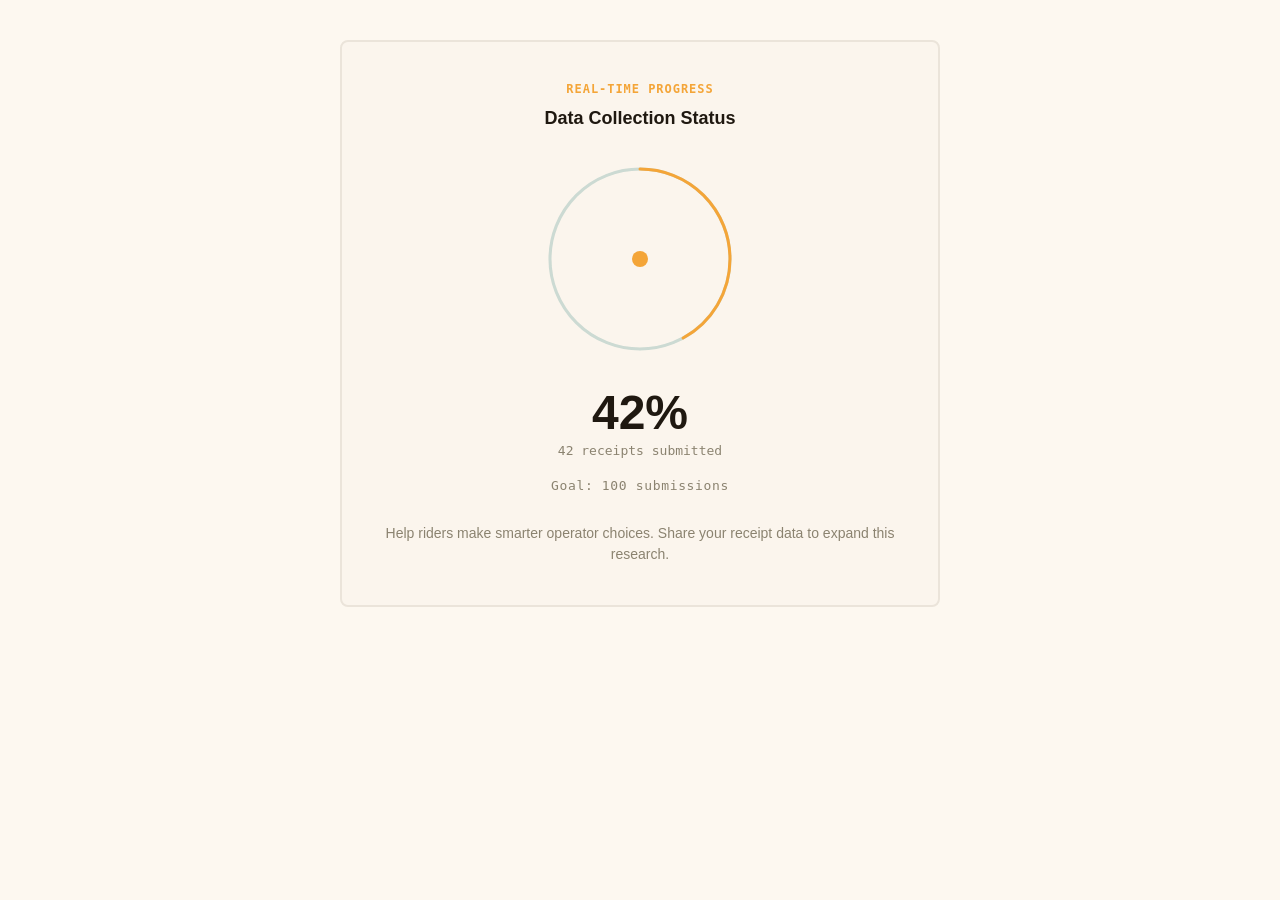
<file: components/data-gauge-component.html>
<!DOCTYPE html>
<html data-theme="sunny">
<head>
  <meta charset="utf-8">
  <meta name="viewport" content="width=device-width, initial-scale=1">
  <title>Data Collection Gauge</title>
  <style>
    :root[data-theme="sunny"] {
      --ink: #FDF8F0;
      --panel: #FBF5ED;
      --panel-line: #EBE4DA;
      --amber: #F4A538;
      --amber-dim: #D9851F;
      --teal: #2BA4A8;
      --text: #1F1810;
      --muted: #8B8370;
    }
    * { box-sizing: border-box; }
    body {
      margin: 0;
      padding: 40px 20px;
      background: var(--ink);
      color: var(--text);
      font-family: -apple-system, BlinkMacSystemFont, 'Segoe UI', Inter, sans-serif;
    }
    .container {
      max-width: 600px;
      margin: 0 auto;
    }

    .gauge-card {
      background: var(--panel);
      border: 2px solid var(--panel-line);
      border-radius: 8px;
      padding: 40px 30px;
      text-align: center;
    }

    .gauge-label {
      font-family: ui-monospace, SFMono-Regular, Menlo, Consolas, monospace;
      font-size: 12px;
      letter-spacing: 0.08em;
      text-transform: uppercase;
      color: var(--amber);
      margin: 0 0 12px;
      font-weight: 600;
    }

    .gauge-title {
      font-size: 18px;
      font-weight: 600;
      margin: 0 0 30px;
      color: var(--text);
    }

    /* SVG Gauge Container */
    .gauge-svg-wrapper {
      display: flex;
      justify-content: center;
      margin-bottom: 30px;
    }

    .gauge-svg-wrapper svg {
      width: 200px;
      height: 200px;
    }

    /* Text overlay on gauge */
    .gauge-text {
      position: absolute;
      width: 200px;
      text-align: center;
      transform: translateX(-50%);
      left: 50%;
    }

    .gauge-percent {
      font-size: 48px;
      font-weight: 600;
      line-height: 1;
      color: var(--text);
      margin: 0;
    }

    .gauge-count {
      font-size: 13px;
      color: var(--muted);
      margin: 6px 0 0;
      font-family: ui-monospace, SFMono-Regular, Menlo, Consolas, monospace;
    }

    .gauge-goal {
      font-size: 13px;
      color: var(--muted);
      margin: 20px 0 0;
      font-family: ui-monospace, SFMono-Regular, Menlo, Consolas, monospace;
      letter-spacing: 0.05em;
    }

    .gauge-description {
      font-size: 14px;
      color: var(--muted);
      margin: 0;
      line-height: 1.5;
    }
  </style>
</head>
<body>

<div class="container">
  <div class="gauge-card">
    <p class="gauge-label">Real-time progress</p>
    <h2 class="gauge-title">Data Collection Status</h2>

    <div class="gauge-svg-wrapper">
      <svg viewBox="0 0 200 200" xmlns="http://www.w3.org/2000/svg">
        <!-- Background circle -->
        <circle cx="100" cy="100" r="90" fill="none" stroke="#E8E4DA" stroke-width="3"/>

        <!-- Progress track (teal, faint) -->
        <circle cx="100" cy="100" r="90" fill="none" stroke="#2BA4A8" stroke-width="3" opacity="0.15"
                stroke-dasharray="565" stroke-dashoffset="0"/>

        <!-- Progress fill (amber) - 42% -->
        <circle cx="100" cy="100" r="90" fill="none" stroke="#F4A538" stroke-width="3"
                stroke-dasharray="237.3 565" stroke-dashoffset="0"
                stroke-linecap="round"
                transform="rotate(-90 100 100)"/>

        <!-- Center accent dot -->
        <circle cx="100" cy="100" r="8" fill="#F4A538"/>
      </svg>
    </div>

    <p class="gauge-percent" style="margin: 0 0 6px;">42%</p>
    <p class="gauge-count">42 receipts submitted</p>
    <p class="gauge-goal">Goal: 100 submissions</p>

    <p class="gauge-description" style="margin-top: 30px;">
      Help riders make smarter operator choices. Share your receipt data to expand this research.
    </p>
  </div>
</div>

</body>
</html>
</file>
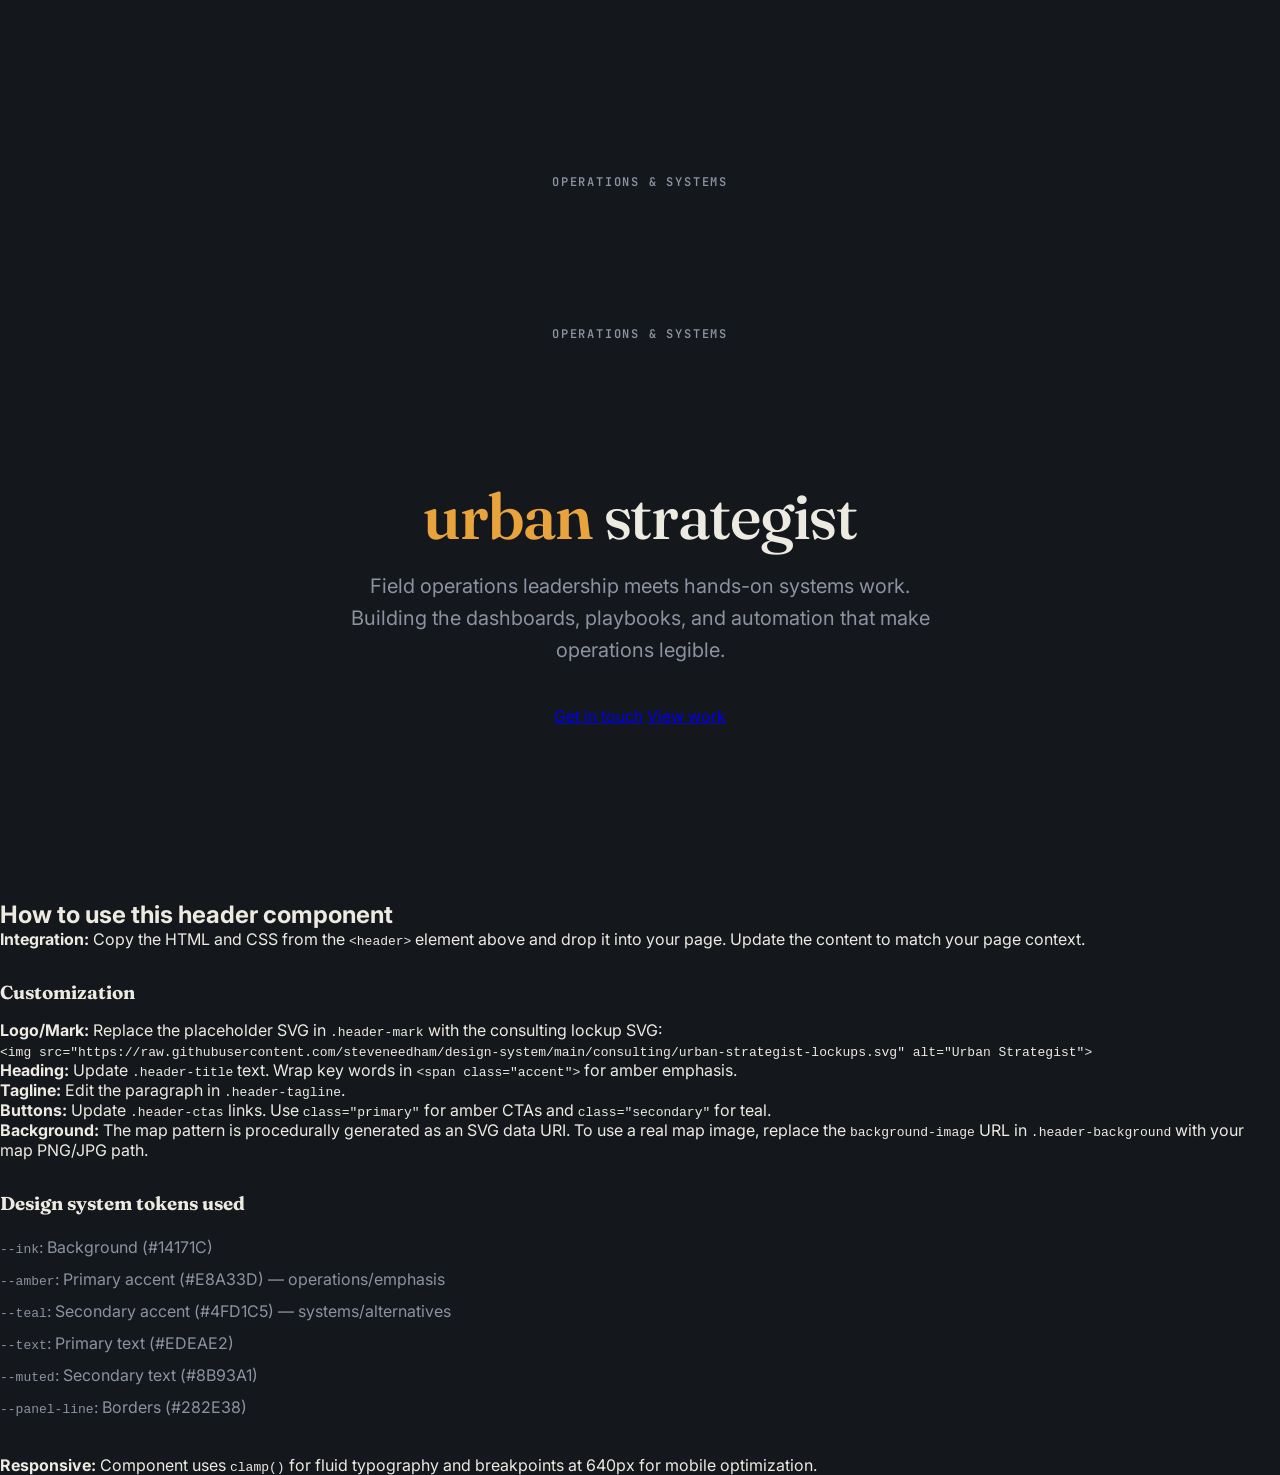
<file: components/urban-strategist-header.html>
<!DOCTYPE html>
<html lang="en">
<head>
  <meta charset="UTF-8">
  <meta name="viewport" content="width=device-width, initial-scale=1.0">
  <title>Urban Strategist Header Component</title>
  <style>
    @import url('https://fonts.googleapis.com/css2?family=Fraunces:wght@400;500;600&family=Inter:wght@400;500;600;700&family=JetBrains+Mono:wght@400;600&display=swap');

    * {
      box-sizing: border-box;
      margin: 0;
      padding: 0;
    }

    :root {
      --ink: #14171C;
      --panel: #1B1F27;
      --panel-line: #282E38;
      --amber: #E8A33D;
      --amber-dim: #7A5B2C;
      --teal: #4FD1C5;
      --teal-dim: #2C6A64;
      --text: #EDEAE2;
      --muted: #8B93A1;
      --muted-dim: #5B6270;

      --font-display: 'Fraunces', serif;
      --font-body: 'Inter', sans-serif;
      --font-mono: 'JetBrains Mono', monospace;
    }

    body {
      font-family: var(--font-body);
      background: var(--ink);
      color: var(--text);
    }

    /* ========== Header Component ========== */
    .urban-strategist-header {
      position: relative;
      overflow: hidden;
      min-height: 480px;
      display: flex;
      align-items: center;
      justify-content: center;
      padding: 4rem 2rem;
      background: var(--ink);
    }

    /* Map background with overlay */
    .header-background {
      position: absolute;
      inset: 0;
      background-image: url('../assets/headers/urban-strategist-map.png');
      background-size: cover;
      background-position: center;
      background-repeat: no-repeat;
      opacity: 0.2;
      z-index: 1;
    }

    /* Scrim for text readability */
    .header-scrim {
      position: absolute;
      inset: 0;
      background: linear-gradient(
        135deg,
        rgba(20, 23, 28, 0.85) 0%,
        rgba(20, 23, 28, 0.75) 50%,
        rgba(20, 23, 28, 0.85) 100%
      );
      z-index: 2;
    }

    /* Content wrapper */
  <title>Urban Strategist Header</title>
  <style>
    @import url('https://fonts.googleapis.com/css2?family=Fraunces:wght@400;500;600&family=Inter:wght@400;500;600;700&family=JetBrains+Mono:wght@400;600&display=swap');

    * { box-sizing: border-box; margin: 0; padding: 0; }
    html, body { width: 100%; height: 100%; }

    body {
      font-family: 'Inter', sans-serif;
      background: #14171C;
      color: #EDEAE2;
    }

    .urban-strategist-header {
      position: relative;
      width: 100%;
      height: 100vh;
      display: flex;
      align-items: center;
      justify-content: center;
      overflow: hidden;
    }

    .header-background {
      position: absolute;
      top: 0;
      left: 0;
      width: 100%;
      height: 100%;
      background-image: url('https://raw.githubusercontent.com/steveneedham/design-system/main/assets/headers/urban-strategist-map.png');
      background-size: cover;
      background-position: center;
      background-attachment: fixed;
      opacity: 0.15;
      z-index: 1;
    }

    .header-scrim {
      position: absolute;
      top: 0;
      left: 0;
      width: 100%;
      height: 100%;
      background: linear-gradient(135deg, rgba(20,23,28,0.88) 0%, rgba(20,23,28,0.80) 50%, rgba(20,23,28,0.88) 100%);
      z-index: 2;
    }

    .header-content {
      position: relative;
      z-index: 3;
      text-align: center;
      max-width: 800px;
      margin: 0 auto;
    }

    /* Logo/mark */
    .header-mark {
      margin-bottom: 2rem;
      height: 48px;
      max-width: 90vw;
      padding: 2rem;
    }

    .header-eyebrow {
      font-family: 'JetBrains Mono', monospace;
      font-size: 0.75rem;
      font-weight: 600;
      letter-spacing: 0.15em;
      text-transform: uppercase;
      color: #8B93A1;
      margin-bottom: 2rem;
      display: block;
    }

    .header-mark {
      margin-bottom: 2.5rem;
      height: 64px;
      display: flex;
      align-items: center;
      justify-content: center;
    }

    .header-mark svg,
    .header-mark img {
      max-height: 100%;
      width: auto;
      display: block;
    }

    /* Main heading */
    .header-title {
      font-family: var(--font-display);
      font-size: clamp(2.5rem, 8vw, 4rem);
      font-weight: 500;
      line-height: 1.2;
      margin-bottom: 1rem;
      color: var(--text);
      letter-spacing: -0.02em;
    }

    /* Accent word */
    .header-title .accent {
      color: var(--amber);
      font-weight: 600;
    }

    /* Subtitle/tagline */
    .header-tagline {
      font-family: var(--font-body);
      font-size: clamp(1rem, 2vw, 1.25rem);
      line-height: 1.6;
      color: var(--muted);
      margin-bottom: 2.5rem;
      max-width: 600px;
    .header-mark svg { max-height: 100%; width: auto; }

    .header-title {
      font-family: 'Fraunces', serif;
      font-size: clamp(2.5rem, 10vw, 5rem);
      font-weight: 500;
      line-height: 1.15;
      margin-bottom: 1.5rem;
      color: #EDEAE2;
      letter-spacing: -0.02em;
    }

    .header-title .accent {
      color: #E8A33D;
      font-weight: 600;
    }

    .header-tagline {
      font-size: clamp(1rem, 2.5vw, 1.35rem);
      line-height: 1.7;
      color: #8B93A1;
      margin-bottom: 3rem;
      max-width: 700px;
      margin-left: auto;
      margin-right: auto;
    }

    /* CTA buttons */
    .header-ctas {
      display: flex;
      gap: 1rem;
    .header-ctas {
      display: flex;
      gap: 1.25rem;
      flex-wrap: wrap;
      justify-content: center;
      align-items: center;
    }

    .header-ctas a {
      display: inline-flex;
      align-items: center;
      gap: 0.5rem;
      padding: 0.875rem 1.5rem;
      font-family: var(--font-mono);
      font-size: 0.875rem;
      font-weight: 600;
      letter-spacing: 0.08em;
      text-transform: uppercase;
      text-decoration: none;
      border-radius: 4px;
      transition: all 200ms ease;
      padding: 0.9rem 1.75rem;
      font-family: 'JetBrains Mono', monospace;
      font-size: 0.875rem;
      font-weight: 600;
      letter-spacing: 0.1em;
      text-transform: uppercase;
      text-decoration: none;
      border-radius: 6px;
      border: 2px solid;
      transition: all 250ms cubic-bezier(0.4, 0, 0.2, 1);
      cursor: pointer;
    }

    .header-ctas a.primary {
      background: var(--amber);
      color: var(--ink);
      border: 2px solid var(--amber);
      background: #E8A33D;
      color: #14171C;
      border-color: #E8A33D;
    }

    .header-ctas a.primary:hover {
      background: transparent;
      color: var(--amber);
      box-shadow: 0 0 20px rgba(232, 163, 61, 0.3);
      color: #E8A33D;
      box-shadow: 0 0 24px rgba(232, 163, 61, 0.4);
      transform: translateY(-2px);
    }

    .header-ctas a.secondary {
      background: transparent;
      color: var(--teal);
      border: 2px solid var(--teal);
    }

    .header-ctas a.secondary:hover {
      background: var(--teal);
      color: var(--ink);
      box-shadow: 0 0 20px rgba(79, 209, 197, 0.3);
    }

    /* Eyebrow/label */
    .header-eyebrow {
      font-family: var(--font-mono);
      font-size: 0.75rem;
      font-weight: 600;
      letter-spacing: 0.12em;
      text-transform: uppercase;
      color: var(--muted);
      margin-bottom: 1.5rem;
      display: block;
    }

    /* Responsive adjustments */
    @media (max-width: 640px) {
      .urban-strategist-header {
        min-height: 380px;
        padding: 3rem 1.5rem;
      }

      .header-title {
        font-size: clamp(2rem, 7vw, 2.5rem);
      }

      .header-tagline {
        font-size: 1rem;
      }

      .header-ctas {
        gap: 0.75rem;
      }

      .header-ctas a {
        padding: 0.75rem 1.25rem;
        font-size: 0.8rem;
      }
    }

    /* ========== Demo Styles (remove when integrating) ========== */
    .demo-section {
      padding: 4rem 2rem;
      max-width: 1200px;
      margin: 0 auto;
    }

    .demo-section h2 {
      font-family: var(--font-display);
      font-size: 2rem;
      margin-bottom: 1.5rem;
      color: var(--amber);
    }

    .demo-section p {
      font-size: 1rem;
      line-height: 1.6;
      color: var(--muted);
      margin-bottom: 1rem;
    }

    .demo-code {
      background: var(--panel);
      border: 1px solid var(--panel-line);
      border-radius: 6px;
      padding: 1.5rem;
      overflow-x: auto;
      margin: 2rem 0;
    }

    .demo-code code {
      font-family: var(--font-mono);
      font-size: 0.875rem;
      color: var(--teal);
      line-height: 1.6;
      color: #4FD1C5;
      border-color: #4FD1C5;
    }

    .header-ctas a.secondary:hover {
      background: #4FD1C5;
      color: #14171C;
      box-shadow: 0 0 24px rgba(79, 209, 197, 0.4);
      transform: translateY(-2px);
    }

    @media (max-width: 768px) {
      .header-title { font-size: clamp(2rem, 8vw, 3rem); }
      .header-tagline { font-size: 1rem; margin-bottom: 2rem; }
      .header-ctas { gap: 0.75rem; }
      .header-ctas a { padding: 0.75rem 1.25rem; font-size: 0.8rem; }
    }
  </style>
</head>
<body>

<!-- ========== REUSABLE HEADER COMPONENT ========== -->
<header class="urban-strategist-header">
  <div class="header-background"></div>
  <div class="header-scrim"></div>

  <div class="header-content">
    <!-- Optional eyebrow label -->
    <span class="header-eyebrow">Operations & Systems</span>

    <!-- Mark/logo area (replace with your SVG or image) -->
    <div class="header-mark">
      <!-- Placeholder: replace with consulting/urban-strategist-lockups.svg or your mark -->
      <svg viewBox="0 0 120 48" xmlns="http://www.w3.org/2000/svg">
        <text x="60" y="28" font-family="Fraunces" font-size="24" font-weight="500" text-anchor="middle" fill="#E8A33D">us</text>
      </svg>
    </div>

    <!-- Main heading -->
    <span class="header-eyebrow">Operations & Systems</span>

    <div class="header-mark">
      <svg viewBox="0 0 120 48" xmlns="http://www.w3.org/2000/svg">
        <text x="60" y="32" font-family="Fraunces" font-size="28" font-weight="500" text-anchor="middle" fill="#E8A33D">us</text>
      </svg>
    </div>

    <h1 class="header-title">
      <span class="accent">urban</span> strategist
    </h1>

    <!-- Tagline -->
    <p class="header-tagline">
      Field operations leadership meets hands-on systems work. Building the dashboards, playbooks, and automation that make operations legible.
    </p>

    <!-- CTA buttons -->
    <div class="header-ctas">
      <a href="#contact" class="primary">Get in touch</a>
      <a href="#work" class="secondary">View work</a>
    </div>
  </div>
</header>

<!-- ========== USAGE DOCUMENTATION ========== -->
<section class="demo-section">
  <h2>How to use this header component</h2>

  <p><strong>Integration:</strong> Copy the HTML and CSS from the <code>&lt;header&gt;</code> element above and drop it into your page. Update the content to match your page context.</p>

  <h3 style="font-family: var(--font-display); margin-top: 2rem; margin-bottom: 1rem; color: var(--text);">Customization</h3>

  <p><strong>Logo/Mark:</strong> Replace the placeholder SVG in <code>.header-mark</code> with the consulting lockup SVG:</p>

  <div class="demo-code">
    <code>&lt;img src="https://raw.githubusercontent.com/steveneedham/design-system/main/consulting/urban-strategist-lockups.svg" alt="Urban Strategist"&gt;</code>
  </div>

  <p><strong>Heading:</strong> Update <code>.header-title</code> text. Wrap key words in <code>&lt;span class="accent"&gt;</code> for amber emphasis.</p>

  <p><strong>Tagline:</strong> Edit the paragraph in <code>.header-tagline</code>.</p>

  <p><strong>Buttons:</strong> Update <code>.header-ctas</code> links. Use <code>class="primary"</code> for amber CTAs and <code>class="secondary"</code> for teal.</p>

  <p><strong>Background:</strong> The map pattern is procedurally generated as an SVG data URI. To use a real map image, replace the <code>background-image</code> URL in <code>.header-background</code> with your map PNG/JPG path.</p>

  <h3 style="font-family: var(--font-display); margin-top: 2rem; margin-bottom: 1rem; color: var(--text);">Design system tokens used</h3>

  <ul style="list-style: none; color: var(--muted); line-height: 2;">
    <li><code>--ink</code>: Background (#14171C)</li>
    <li><code>--amber</code>: Primary accent (#E8A33D) — operations/emphasis</li>
    <li><code>--teal</code>: Secondary accent (#4FD1C5) — systems/alternatives</li>
    <li><code>--text</code>: Primary text (#EDEAE2)</li>
    <li><code>--muted</code>: Secondary text (#8B93A1)</li>
    <li><code>--panel-line</code>: Borders (#282E38)</li>
  </ul>

  <p style="margin-top: 2rem;"><strong>Responsive:</strong> Component uses <code>clamp()</code> for fluid typography and breakpoints at 640px for mobile optimization.</p>

</section>

</body>
</html>
</file>
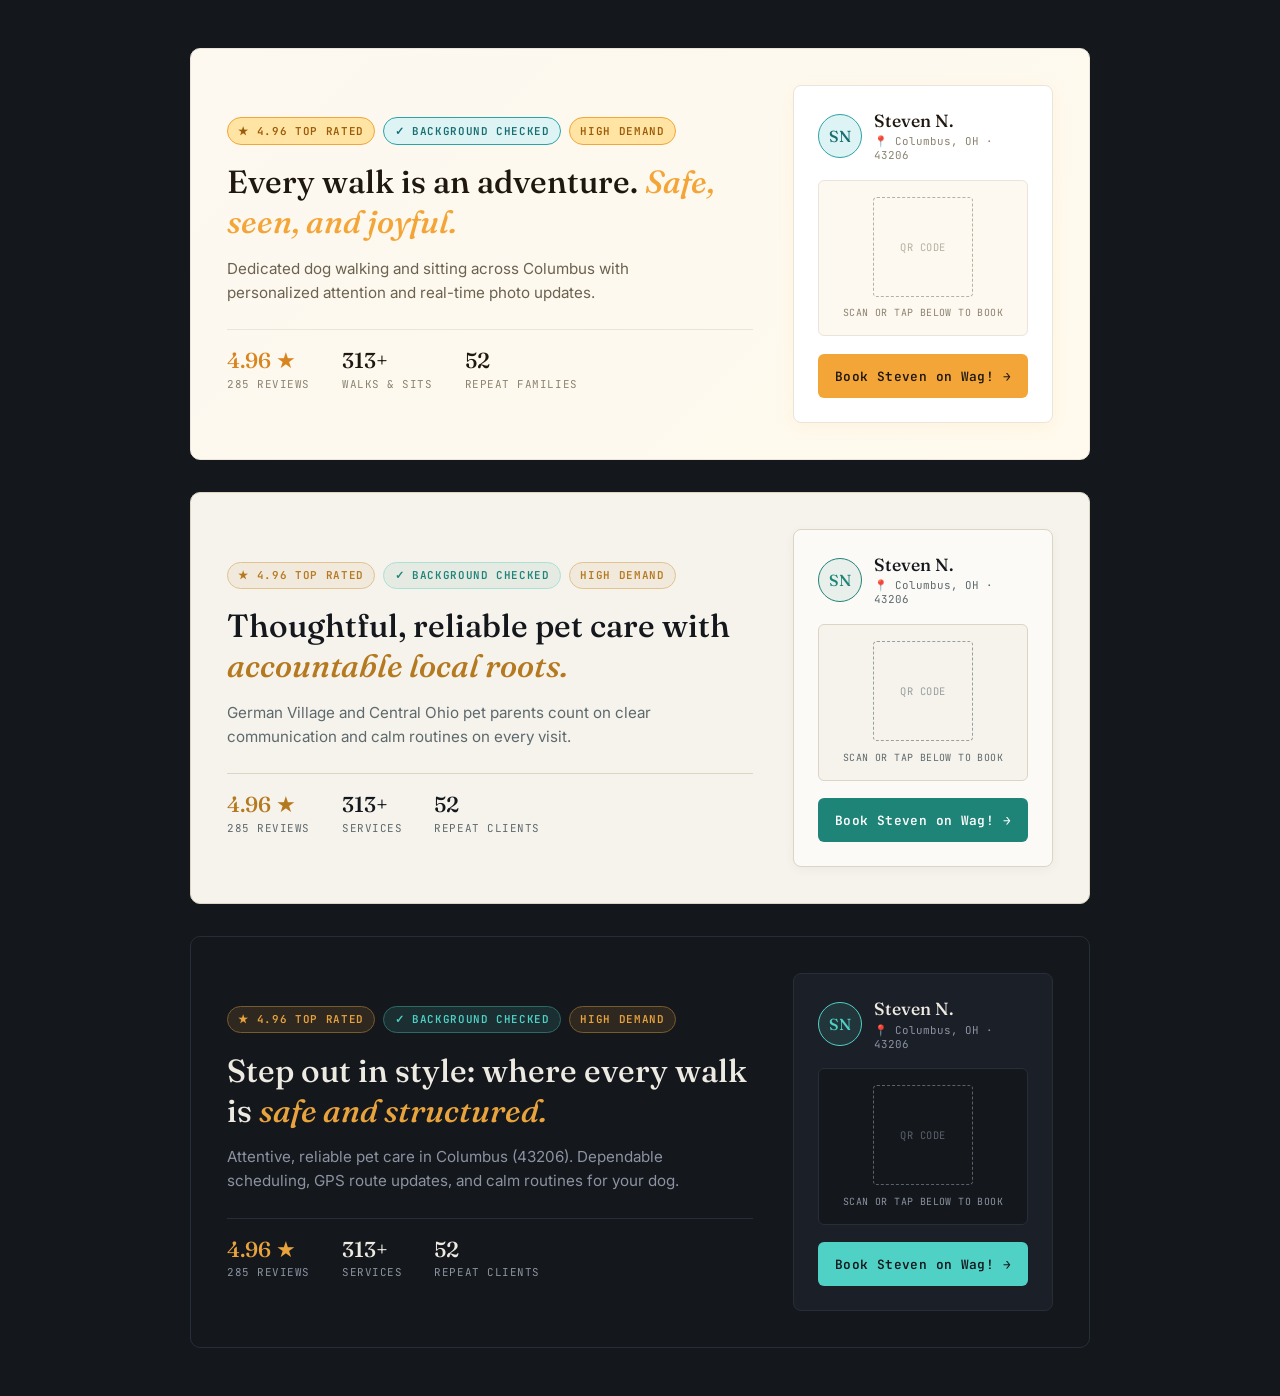
<file: components/wag-booking-banner.html>
<!DOCTYPE html>
<html lang="en">
<head>
<meta charset="UTF-8">
<meta name="viewport" content="width=device-width, initial-scale=1.0">
<title>Wag Booking Banner</title>
<style>
  @import url('https://fonts.googleapis.com/css2?family=Fraunces:wght@400;500;600&family=Inter:wght@400;500;600;700&family=JetBrains+Mono:wght@400;600&display=swap');

  * { box-sizing: border-box; margin: 0; padding: 0; }
  body {
    font-family: 'Inter', sans-serif;
    background: #14171C;
    padding: 3rem 1.5rem;
  }

  .wag-demo-stack { display: flex; flex-direction: column; gap: 2rem; max-width: 900px; margin: 0 auto; }

  /* ---------- Layout (shared across all themes) ---------- */
  .wag-banner {
    display: flex;
    gap: 2.5rem;
    align-items: stretch;
    padding: 2.25rem;
    border-radius: 10px;
  }

  .wag-banner-left { flex: 1 1 60%; display: flex; flex-direction: column; justify-content: center; min-width: 0; }
  .wag-banner-right { flex: 0 0 260px; display: flex; flex-direction: column; gap: 1.1rem; padding: 1.5rem; border-radius: 8px; }

  .wag-badge-row { display: flex; flex-wrap: wrap; gap: 0.5rem; margin-bottom: 1.1rem; }
  .wag-badge {
    font-family: 'JetBrains Mono', monospace;
    font-size: 0.68rem;
    font-weight: 600;
    letter-spacing: 0.06em;
    text-transform: uppercase;
    padding: 0.35rem 0.65rem;
    border-radius: 20px;
    white-space: nowrap;
  }

  .wag-heading {
    font-family: 'Fraunces', serif;
    font-weight: 500;
    font-size: clamp(1.5rem, 3vw, 2rem);
    line-height: 1.25;
    margin-bottom: 0.9rem;
  }
  .wag-heading em { font-style: italic; }

  .wag-bio { font-size: 0.95rem; line-height: 1.6; max-width: 46ch; margin-bottom: 1.5rem; }

  .wag-kpi-row { display: flex; gap: 2rem; padding-top: 1.25rem; border-top: 1px solid; }
  .wag-kpi-val { font-family: 'Fraunces', serif; font-weight: 500; font-size: 1.35rem; line-height: 1; margin-bottom: 0.3rem; }
  .wag-kpi-lbl { font-family: 'JetBrains Mono', monospace; font-size: 0.68rem; letter-spacing: 0.05em; text-transform: uppercase; }

  .wag-profile-header { display: flex; align-items: center; gap: 0.75rem; }
  .wag-avatar, .wag-avatar-placeholder {
    width: 44px; height: 44px; border-radius: 50%; flex: none;
    object-fit: cover;
  }
  .wag-avatar-placeholder {
    display: flex; align-items: center; justify-content: center;
    font-family: 'Fraunces', serif; font-weight: 500; font-size: 1rem;
  }
  .wag-profile-name { font-family: 'Fraunces', serif; font-size: 1.1rem; font-weight: 500; margin: 0; }
  .wag-profile-loc { font-family: 'JetBrains Mono', monospace; font-size: 0.68rem; margin-top: 0.2rem; }

  .wag-qr-card { display: flex; flex-direction: column; align-items: center; gap: 0.6rem; padding: 1rem; border-radius: 6px; text-align: center; }
  .wag-qr-img, .wag-qr-placeholder { width: 100px; height: 100px; border-radius: 4px; }
  .wag-qr-placeholder {
    display: flex; align-items: center; justify-content: center;
    font-family: 'JetBrains Mono', monospace; font-size: 0.65rem; letter-spacing: 0.05em;
    border: 1px dashed currentColor; opacity: 0.6;
  }
  .wag-qr-note { font-family: 'JetBrains Mono', monospace; font-size: 0.62rem; letter-spacing: 0.04em; text-transform: uppercase; }

  .wag-cta-btn {
    display: block; text-align: center;
    font-family: 'JetBrains Mono', monospace; font-size: 0.8rem; font-weight: 600;
    letter-spacing: 0.03em; text-decoration: none;
    padding: 0.85rem 1rem; border-radius: 6px;
    transition: transform 200ms ease, box-shadow 200ms ease;
  }
  .wag-cta-btn:hover { transform: translateY(-2px); }

  @media (max-width: 700px) {
    .wag-banner { flex-direction: column; }
    .wag-banner-right { flex: none; }
  }

  /* ---------- Theme: sunny ---------- */
  .wag-banner--sunny {
    background: linear-gradient(135deg, #FDF8F0 0%, #FFFAED 100%);
    border: 1px solid #EBE4DA;
  }
  .wag-banner--sunny .wag-heading, .wag-banner--sunny .wag-profile-name { color: #1F1810; }
  .wag-banner--sunny .wag-heading em { color: #F4A538; }
  .wag-banner--sunny .wag-bio { color: #6B6250; }
  .wag-banner--sunny .wag-kpi-row { border-color: #EBE4DA; }
  .wag-banner--sunny .wag-kpi-val { color: #1F1810; }
  .wag-banner--sunny .wag-kpi-val.accent { color: #D9851F; }
  .wag-banner--sunny .wag-kpi-lbl { color: #8B8370; }
  .wag-banner--sunny .wag-badge.gold { background: #FFE4A3; border: 1px solid #F4A538; color: #9C5B08; }
  .wag-banner--sunny .wag-badge.teal { background: #DDF3F4; border: 1px solid #2BA4A8; color: #166E71; }
  .wag-banner--sunny .wag-banner-right { background: #FFFFFF; border: 1px solid #EBE4DA; box-shadow: 0 4px 16px rgba(244,165,56,0.08); }
  .wag-banner--sunny .wag-avatar, .wag-banner--sunny .wag-avatar-placeholder { border: 1.5px solid #2BA4A8; background: #DDF3F4; color: #166E71; }
  .wag-banner--sunny .wag-profile-loc { color: #8B8370; }
  .wag-banner--sunny .wag-qr-card { background: #FDF8F0; border: 1px solid #EBE4DA; }
  .wag-banner--sunny .wag-qr-placeholder { color: #8B8370; }
  .wag-banner--sunny .wag-qr-note { color: #8B8370; }
  .wag-banner--sunny .wag-cta-btn { background: #F4A538; color: #1F1810; }
  .wag-banner--sunny .wag-cta-btn:hover { box-shadow: 0 6px 20px rgba(244,165,56,0.35); }

  /* ---------- Theme: paper ---------- */
  .wag-banner--paper {
    background: #F6F3EC;
    border: 1px solid #DCD5C4;
  }
  .wag-banner--paper .wag-heading, .wag-banner--paper .wag-profile-name { color: #14171C; }
  .wag-banner--paper .wag-heading em { color: #B5791F; }
  .wag-banner--paper .wag-bio { color: #5D696D; }
  .wag-banner--paper .wag-kpi-row { border-color: #DCD5C4; }
  .wag-banner--paper .wag-kpi-val { color: #14171C; }
  .wag-banner--paper .wag-kpi-val.accent { color: #B5791F; }
  .wag-banner--paper .wag-kpi-lbl { color: #5D696D; }
  .wag-banner--paper .wag-badge.gold { background: rgba(181,121,31,0.08); border: 1px solid #E0C38F; color: #B5791F; }
  .wag-banner--paper .wag-badge.teal { background: rgba(31,132,120,0.08); border: 1px solid #A9E1D9; color: #1F8478; }
  .wag-banner--paper .wag-banner-right { background: #FBFAF6; border: 1px solid #DCD5C4; box-shadow: 0 3px 12px rgba(0,0,0,0.04); }
  .wag-banner--paper .wag-avatar, .wag-banner--paper .wag-avatar-placeholder { border: 1.5px solid #1F8478; background: rgba(31,132,120,0.08); color: #1F8478; }
  .wag-banner--paper .wag-profile-loc { color: #5D696D; }
  .wag-banner--paper .wag-qr-card { background: #F6F3EC; border: 1px solid #DCD5C4; }
  .wag-banner--paper .wag-qr-placeholder { color: #5D696D; }
  .wag-banner--paper .wag-qr-note { color: #5D696D; }
  .wag-banner--paper .wag-cta-btn { background: #1F8478; color: #FFFFFF; }
  .wag-banner--paper .wag-cta-btn:hover { box-shadow: 0 6px 20px rgba(31,132,120,0.3); }

  /* ---------- Theme: dark ---------- */
  .wag-banner--dark {
    background: #14171C;
    border: 1px solid #282E38;
  }
  .wag-banner--dark .wag-heading, .wag-banner--dark .wag-profile-name { color: #EDEAE2; }
  .wag-banner--dark .wag-heading em { color: #E8A33D; }
  .wag-banner--dark .wag-bio { color: #8B93A1; }
  .wag-banner--dark .wag-kpi-row { border-color: #282E38; }
  .wag-banner--dark .wag-kpi-val { color: #EDEAE2; }
  .wag-banner--dark .wag-kpi-val.accent { color: #E8A33D; }
  .wag-banner--dark .wag-kpi-lbl { color: #8B93A1; }
  .wag-banner--dark .wag-badge.gold { background: rgba(232,163,61,0.12); border: 1px solid #7A5B2C; color: #E8A33D; }
  .wag-banner--dark .wag-badge.teal { background: rgba(79,209,197,0.12); border: 1px solid #2C6A64; color: #4FD1C5; }
  .wag-banner--dark .wag-banner-right { background: #1B1F27; border: 1px solid #282E38; }
  .wag-banner--dark .wag-avatar, .wag-banner--dark .wag-avatar-placeholder { border: 1.5px solid #4FD1C5; background: rgba(79,209,197,0.12); color: #4FD1C5; }
  .wag-banner--dark .wag-profile-loc { color: #8B93A1; }
  .wag-banner--dark .wag-qr-card { background: #14171C; border: 1px solid #282E38; }
  .wag-banner--dark .wag-qr-placeholder { color: #8B93A1; }
  .wag-banner--dark .wag-qr-note { color: #8B93A1; }
  .wag-banner--dark .wag-cta-btn { background: #4FD1C5; color: #14171C; }
  .wag-banner--dark .wag-cta-btn:hover { box-shadow: 0 6px 20px rgba(79,209,197,0.3); }
</style>
</head>
<body>

<div class="wag-demo-stack">

  <!-- ===== SUNNY ===== -->
  <div class="wag-banner wag-banner--sunny">
    <div class="wag-banner-left">
      <div class="wag-badge-row">
        <span class="wag-badge gold">★ 4.96 Top Rated</span>
        <span class="wag-badge teal">✓ Background Checked</span>
        <span class="wag-badge gold">High Demand</span>
      </div>
      <h2 class="wag-heading">Every walk is an adventure. <em>Safe, seen, and joyful.</em></h2>
      <p class="wag-bio">Dedicated dog walking and sitting across Columbus with personalized attention and real-time photo updates.</p>
      <div class="wag-kpi-row">
        <div><div class="wag-kpi-val accent">4.96 ★</div><div class="wag-kpi-lbl">285 Reviews</div></div>
        <div><div class="wag-kpi-val">313+</div><div class="wag-kpi-lbl">Walks &amp; Sits</div></div>
        <div><div class="wag-kpi-val">52</div><div class="wag-kpi-lbl">Repeat Families</div></div>
      </div>
    </div>
    <div class="wag-banner-right">
      <div class="wag-profile-header">
        <div class="wag-avatar-placeholder">SN</div>
        <div>
          <h3 class="wag-profile-name">Steven N.</h3>
          <div class="wag-profile-loc">📍 Columbus, OH · 43206</div>
        </div>
      </div>
      <div class="wag-qr-card">
        <div class="wag-qr-placeholder">QR CODE</div>
        <span class="wag-qr-note">Scan or tap below to book</span>
      </div>
      <a href="https://wagwalking.com" class="wag-cta-btn">Book Steven on Wag! →</a>
    </div>
  </div>

  <!-- ===== PAPER ===== -->
  <div class="wag-banner wag-banner--paper">
    <div class="wag-banner-left">
      <div class="wag-badge-row">
        <span class="wag-badge gold">★ 4.96 Top Rated</span>
        <span class="wag-badge teal">✓ Background Checked</span>
        <span class="wag-badge gold">High Demand</span>
      </div>
      <h2 class="wag-heading">Thoughtful, reliable pet care with <em>accountable local roots.</em></h2>
      <p class="wag-bio">German Village and Central Ohio pet parents count on clear communication and calm routines on every visit.</p>
      <div class="wag-kpi-row">
        <div><div class="wag-kpi-val accent">4.96 ★</div><div class="wag-kpi-lbl">285 Reviews</div></div>
        <div><div class="wag-kpi-val">313+</div><div class="wag-kpi-lbl">Services</div></div>
        <div><div class="wag-kpi-val">52</div><div class="wag-kpi-lbl">Repeat Clients</div></div>
      </div>
    </div>
    <div class="wag-banner-right">
      <div class="wag-profile-header">
        <div class="wag-avatar-placeholder">SN</div>
        <div>
          <h3 class="wag-profile-name">Steven N.</h3>
          <div class="wag-profile-loc">📍 Columbus, OH · 43206</div>
        </div>
      </div>
      <div class="wag-qr-card">
        <div class="wag-qr-placeholder">QR CODE</div>
        <span class="wag-qr-note">Scan or tap below to book</span>
      </div>
      <a href="https://wagwalking.com" class="wag-cta-btn">Book Steven on Wag! →</a>
    </div>
  </div>

  <!-- ===== DARK ===== -->
  <div class="wag-banner wag-banner--dark">
    <div class="wag-banner-left">
      <div class="wag-badge-row">
        <span class="wag-badge gold">★ 4.96 Top Rated</span>
        <span class="wag-badge teal">✓ Background Checked</span>
        <span class="wag-badge gold">High Demand</span>
      </div>
      <h2 class="wag-heading">Step out in style: where every walk is <em>safe and structured.</em></h2>
      <p class="wag-bio">Attentive, reliable pet care in Columbus (43206). Dependable scheduling, GPS route updates, and calm routines for your dog.</p>
      <div class="wag-kpi-row">
        <div><div class="wag-kpi-val accent">4.96 ★</div><div class="wag-kpi-lbl">285 Reviews</div></div>
        <div><div class="wag-kpi-val">313+</div><div class="wag-kpi-lbl">Services</div></div>
        <div><div class="wag-kpi-val">52</div><div class="wag-kpi-lbl">Repeat Clients</div></div>
      </div>
    </div>
    <div class="wag-banner-right">
      <div class="wag-profile-header">
        <div class="wag-avatar-placeholder">SN</div>
        <div>
          <h3 class="wag-profile-name">Steven N.</h3>
          <div class="wag-profile-loc">📍 Columbus, OH · 43206</div>
        </div>
      </div>
      <div class="wag-qr-card">
        <div class="wag-qr-placeholder">QR CODE</div>
        <span class="wag-qr-note">Scan or tap below to book</span>
      </div>
      <a href="https://wagwalking.com" class="wag-cta-btn">Book Steven on Wag! →</a>
    </div>
  </div>

</div>

</body>
</html>
</file>
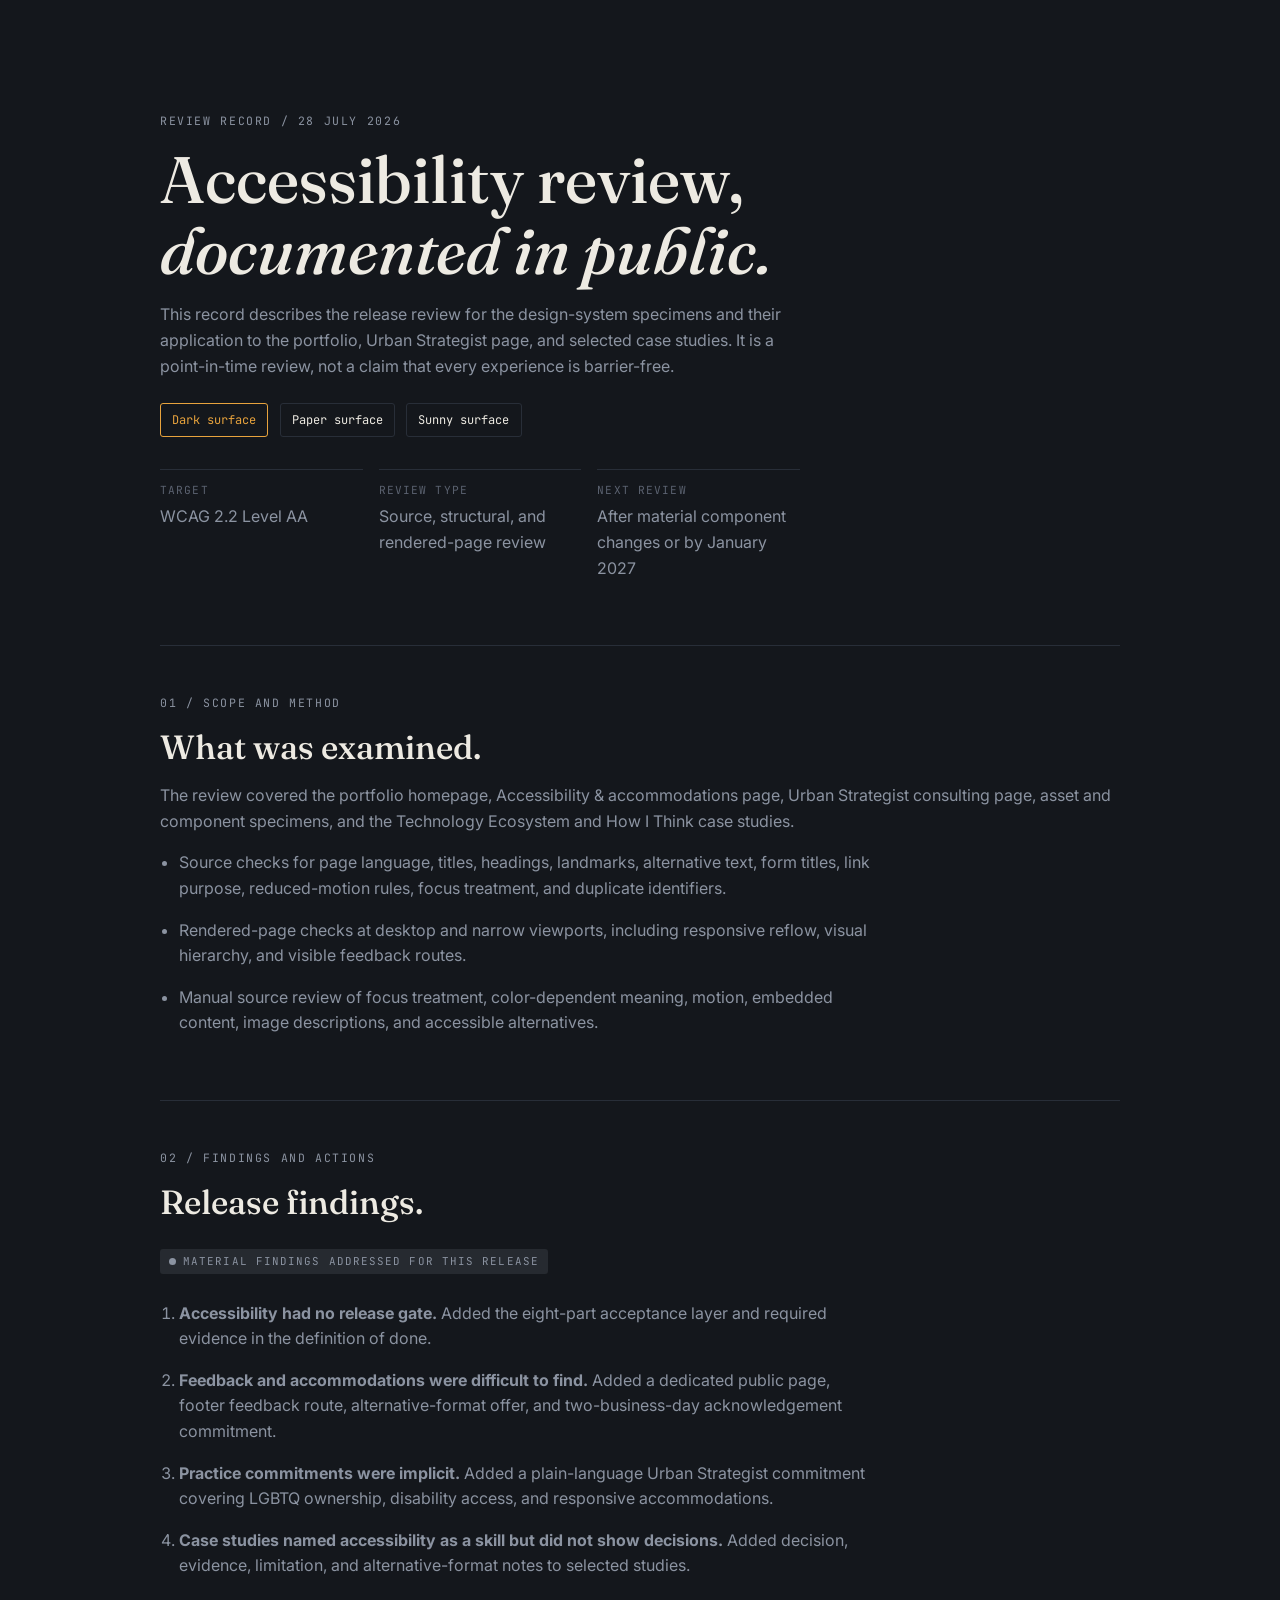
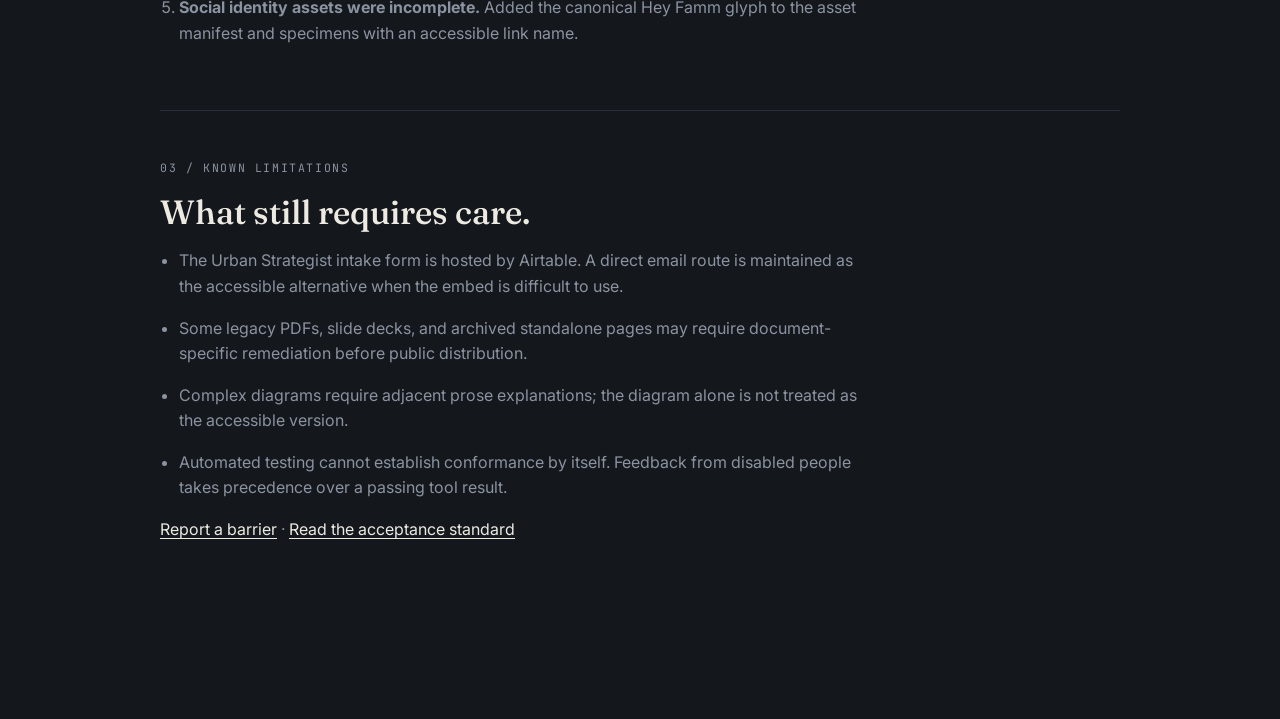
<file: guidelines/accessibility-review.html>
<!doctype html>
<html lang="en">
<head>
  <meta charset="utf-8">
  <meta name="viewport" content="width=device-width, initial-scale=1">
  <title>Accessibility review — Steven Needham Design System</title>
  <link rel="icon" href="../assets/icons/favicon.svg" type="image/svg+xml">
  <link rel="stylesheet" href="../bundle.css">
  <link rel="stylesheet" href="../paper.css">
  <link rel="stylesheet" href="../sunny.css">
  <style>
    .review{max-width:72rem;margin:auto;padding:7rem var(--space-page-x)}
    .review header{max-width:64ch;margin-bottom:4rem}
    .review h1{font:500 var(--text-hero)/1.08 var(--font-display);margin:.8rem 0 1rem}
    .review h2{font:500 var(--text-h2)/1.2 var(--font-display);margin:.4rem 0 1rem}
    .review p,.review li,.review dd{color:var(--text-muted)}
    .review a{color:var(--text-primary);text-decoration:underline;text-underline-offset:.18em}
    .review-section{padding:3rem 0;border-top:1px solid var(--border-default)}
    .review-meta{display:grid;grid-template-columns:repeat(3,1fr);gap:1rem;margin-top:2rem}
    .review-meta div{border-top:1px solid var(--border-default);padding-top:.8rem}
    .review-meta dt{font:var(--text-foot)/1.4 var(--font-mono);letter-spacing:var(--tracking-label);text-transform:uppercase;color:var(--text-muted-dim)}
    .review-meta dd{margin:.35rem 0 0}
    .findings{padding-left:1.2rem;max-width:72ch}.findings li{margin:1rem 0}
    .status{color:var(--status-success);font:var(--text-tag)/1.4 var(--font-mono);text-transform:uppercase;letter-spacing:var(--tracking-label)}
    .theme-controls{display:flex;gap:.7rem;margin-top:1.5rem}
    .theme-controls button{
      border:1px solid var(--border-default);background:transparent;color:var(--text-primary);
      padding:.5rem .7rem;border-radius:3px;font:var(--text-mono-xs) var(--font-mono)
    }
    .theme-controls button[aria-pressed="true"]{border-color:var(--accent-ops);color:var(--accent-ops)}
    @media(max-width:720px){.review-meta{grid-template-columns:1fr}}
  </style>
</head>
<body>
  <main class="review">
    <header>
      <div class="eyebrow">Review record / 28 July 2026</div>
      <h1>Accessibility review,<br><em>documented in public.</em></h1>
      <p>This record describes the release review for the design-system specimens and their application to the portfolio, Urban Strategist page, and selected case studies. It is a point-in-time review, not a claim that every experience is barrier-free.</p>
      <div class="theme-controls" aria-label="Preview surface">
        <button type="button" data-theme-choice="dark" aria-pressed="true">Dark surface</button>
        <button type="button" data-theme-choice="paper" aria-pressed="false">Paper surface</button>
        <button type="button" data-theme-choice="sunny" aria-pressed="false">Sunny surface</button>
      </div>
      <dl class="review-meta">
        <div><dt>Target</dt><dd>WCAG 2.2 Level AA</dd></div>
        <div><dt>Review type</dt><dd>Source, structural, and rendered-page review</dd></div>
        <div><dt>Next review</dt><dd>After material component changes or by January 2027</dd></div>
      </dl>
    </header>

    <section class="review-section">
      <div class="eyebrow">01 / Scope and method</div>
      <h2>What was examined.</h2>
      <p>The review covered the portfolio homepage, Accessibility &amp; accommodations page, Urban Strategist consulting page, asset and component specimens, and the Technology Ecosystem and How I Think case studies.</p>
      <ul class="findings">
        <li>Source checks for page language, titles, headings, landmarks, alternative text, form titles, link purpose, reduced-motion rules, focus treatment, and duplicate identifiers.</li>
        <li>Rendered-page checks at desktop and narrow viewports, including responsive reflow, visual hierarchy, and visible feedback routes.</li>
        <li>Manual source review of focus treatment, color-dependent meaning, motion, embedded content, image descriptions, and accessible alternatives.</li>
      </ul>
    </section>

    <section class="review-section">
      <div class="eyebrow">02 / Findings and actions</div>
      <h2>Release findings.</h2>
      <p class="status">Material findings addressed for this release</p>
      <ol class="findings">
        <li><strong>Accessibility had no release gate.</strong> Added the eight-part acceptance layer and required evidence in the definition of done.</li>
        <li><strong>Feedback and accommodations were difficult to find.</strong> Added a dedicated public page, footer feedback route, alternative-format offer, and two-business-day acknowledgement commitment.</li>
        <li><strong>Practice commitments were implicit.</strong> Added a plain-language Urban Strategist commitment covering LGBTQ ownership, disability access, and responsive accommodations.</li>
        <li><strong>Case studies named accessibility as a skill but did not show decisions.</strong> Added decision, evidence, limitation, and alternative-format notes to selected studies.</li>
        <li><strong>Social identity assets were incomplete.</strong> Added the canonical Hey Famm glyph to the asset manifest and specimens with an accessible link name.</li>
      </ol>
    </section>

    <section class="review-section">
      <div class="eyebrow">03 / Known limitations</div>
      <h2>What still requires care.</h2>
      <ul class="findings">
        <li>The Urban Strategist intake form is hosted by Airtable. A direct email route is maintained as the accessible alternative when the embed is difficult to use.</li>
        <li>Some legacy PDFs, slide decks, and archived standalone pages may require document-specific remediation before public distribution.</li>
        <li>Complex diagrams require adjacent prose explanations; the diagram alone is not treated as the accessible version.</li>
        <li>Automated testing cannot establish conformance by itself. Feedback from disabled people takes precedence over a passing tool result.</li>
      </ul>
      <p><a href="mailto:sjneedham@icloud.com?subject=Accessibility%20feedback">Report a barrier</a> · <a href="./accessibility.html">Read the acceptance standard</a></p>
    </section>
  </main>
  <script>
    // Theme switcher for accessibility review page
    const themeButtons = document.querySelectorAll('.theme-controls button');
    themeButtons.forEach(button => {
      button.addEventListener('click', () => {
        const theme = button.dataset.themeChoice;
        themeButtons.forEach(b => b.setAttribute('aria-pressed', 'false'));
        button.setAttribute('aria-pressed', 'true');
        document.documentElement.setAttribute('data-theme', theme);
      });
    });
  </script>
</body>
</html>
</file>
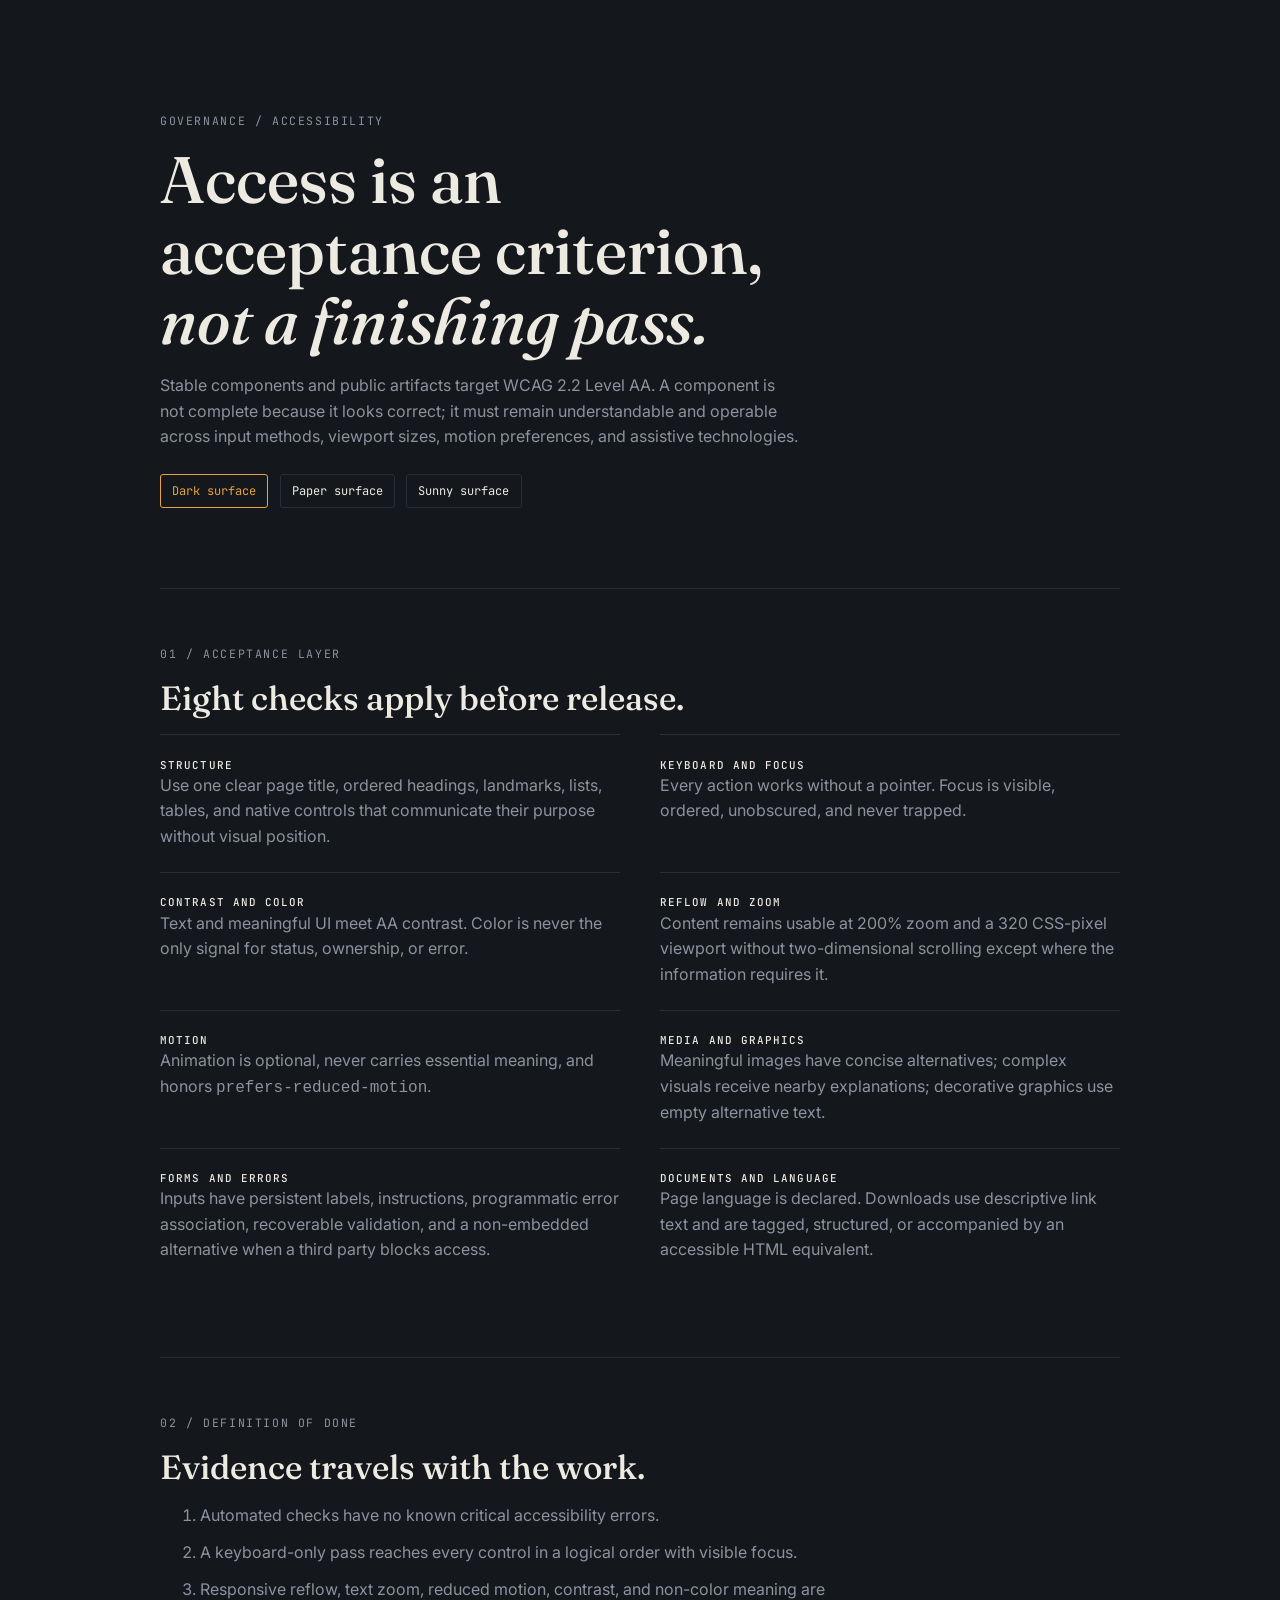
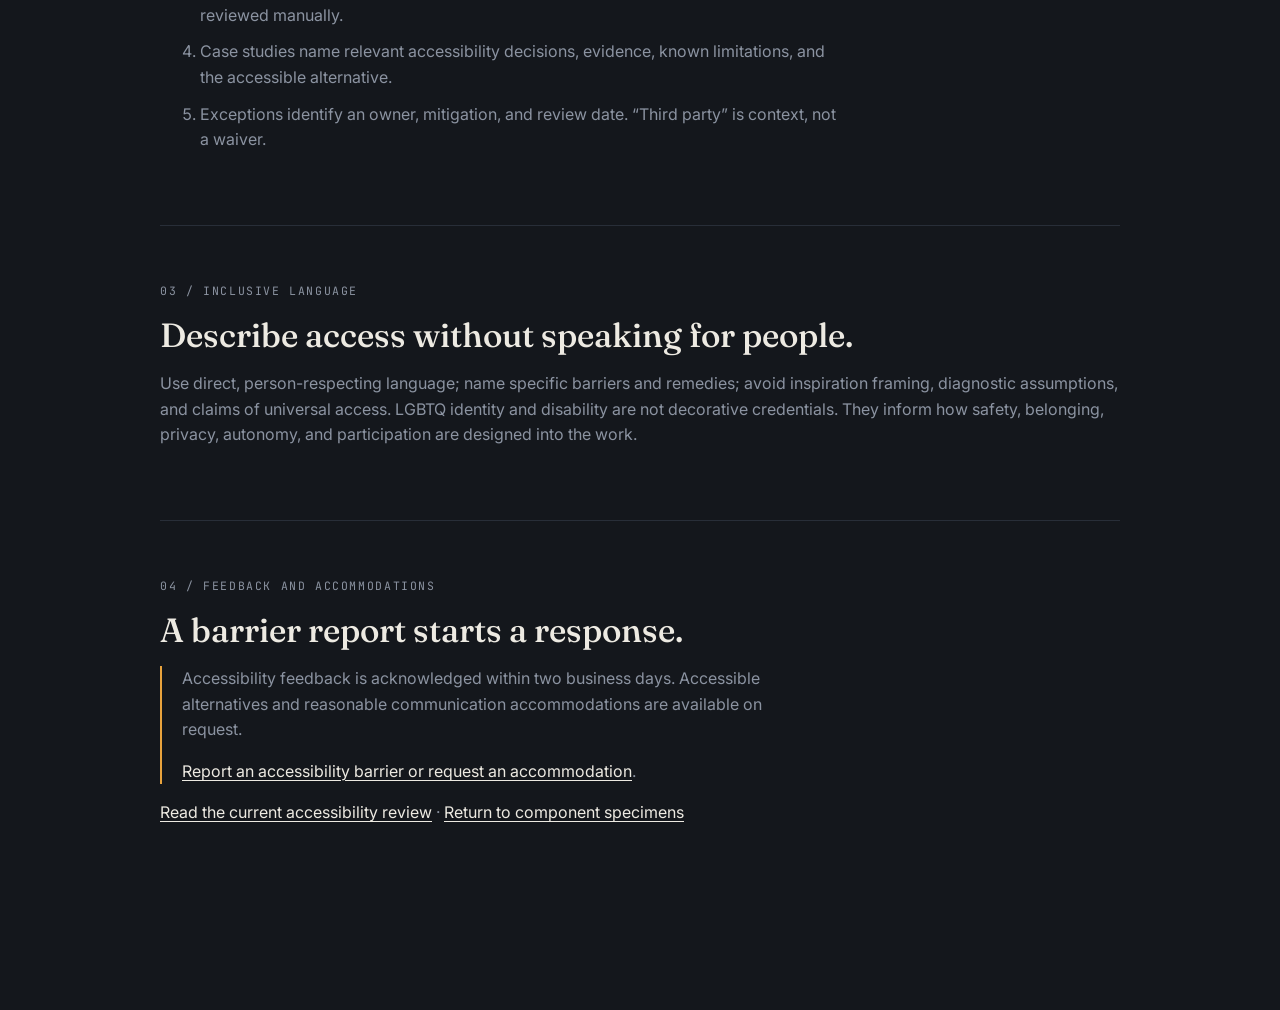
<file: guidelines/accessibility.html>
<!doctype html>
<html lang="en">
<head>
  <meta charset="utf-8">
  <meta name="viewport" content="width=device-width, initial-scale=1">
  <title>Accessibility acceptance — Steven Needham Design System</title>
  <link rel="icon" href="../assets/icons/favicon.svg" type="image/svg+xml">
  <link rel="stylesheet" href="../bundle.css">
  <link rel="stylesheet" href="../paper.css">
  <link rel="stylesheet" href="../sunny.css">
  <style>
    .standard{max-width:72rem;margin:auto;padding:7rem var(--space-page-x)}
    .standard header{max-width:64ch;margin-bottom:5rem}
    .standard h1{font:500 var(--text-hero)/1.08 var(--font-display);margin:.8rem 0 1rem}
    .standard h2{font:500 var(--text-h2)/1.2 var(--font-display);margin:.5rem 0 1rem}
    .standard h3{font:500 var(--text-h3)/1.25 var(--font-display);margin:.2rem 0 .6rem}
    .lede,.standard p,.standard li{color:var(--text-muted)}
    .standard a{color:var(--text-primary);text-decoration:underline;text-underline-offset:.18em}
    .standard-section{padding:3.5rem 0;border-top:1px solid var(--border-default)}
    .criteria{display:grid;grid-template-columns:1fr 1fr;gap:0 2.5rem;padding:0;list-style:none}
    .criteria li{padding:1.4rem 0;border-top:1px solid var(--border-default)}
    .criteria strong{display:block;color:var(--text-primary);font:500 var(--text-tag)/1.4 var(--font-mono);letter-spacing:var(--tracking-label);text-transform:uppercase}
    .definition{max-width:68ch}
    .definition li{margin:.7rem 0}
    .commitment{border-left:2px solid var(--accent-ops);padding-left:1.25rem;max-width:62ch}
    .theme-controls{display:flex;gap:.7rem;margin-top:1.5rem}
    .theme-controls button{
      border:1px solid var(--border-default);background:transparent;color:var(--text-primary);
      padding:.5rem .7rem;border-radius:3px;font:var(--text-mono-xs) var(--font-mono)
    }
    .theme-controls button[aria-pressed="true"]{border-color:var(--accent-ops);color:var(--accent-ops)}
    @media(max-width:720px){.criteria{grid-template-columns:1fr}}
  </style>
</head>
<body>
  <main class="standard">
    <header>
      <div class="eyebrow">Governance / Accessibility</div>
      <h1>Access is an acceptance criterion,<br><em>not a finishing pass.</em></h1>
      <p class="lede">Stable components and public artifacts target WCAG 2.2 Level AA. A component is not complete because it looks correct; it must remain understandable and operable across input methods, viewport sizes, motion preferences, and assistive technologies.</p>
      <div class="theme-controls" aria-label="Preview surface">
        <button type="button" data-theme-choice="dark" aria-pressed="true">Dark surface</button>
        <button type="button" data-theme-choice="paper" aria-pressed="false">Paper surface</button>
        <button type="button" data-theme-choice="sunny" aria-pressed="false">Sunny surface</button>
      </div>
    </header>

    <section class="standard-section" aria-labelledby="acceptance-heading">
      <div class="eyebrow">01 / Acceptance layer</div>
      <h2 id="acceptance-heading">Eight checks apply before release.</h2>
      <ul class="criteria">
        <li><strong>Structure</strong>Use one clear page title, ordered headings, landmarks, lists, tables, and native controls that communicate their purpose without visual position.</li>
        <li><strong>Keyboard and focus</strong>Every action works without a pointer. Focus is visible, ordered, unobscured, and never trapped.</li>
        <li><strong>Contrast and color</strong>Text and meaningful UI meet AA contrast. Color is never the only signal for status, ownership, or error.</li>
        <li><strong>Reflow and zoom</strong>Content remains usable at 200% zoom and a 320 CSS-pixel viewport without two-dimensional scrolling except where the information requires it.</li>
        <li><strong>Motion</strong>Animation is optional, never carries essential meaning, and honors <code>prefers-reduced-motion</code>.</li>
        <li><strong>Media and graphics</strong>Meaningful images have concise alternatives; complex visuals receive nearby explanations; decorative graphics use empty alternative text.</li>
        <li><strong>Forms and errors</strong>Inputs have persistent labels, instructions, programmatic error association, recoverable validation, and a non-embedded alternative when a third party blocks access.</li>
        <li><strong>Documents and language</strong>Page language is declared. Downloads use descriptive link text and are tagged, structured, or accompanied by an accessible HTML equivalent.</li>
      </ul>
    </section>

    <section class="standard-section" aria-labelledby="done-heading">
      <div class="eyebrow">02 / Definition of done</div>
      <h2 id="done-heading">Evidence travels with the work.</h2>
      <ol class="definition">
        <li>Automated checks have no known critical accessibility errors.</li>
        <li>A keyboard-only pass reaches every control in a logical order with visible focus.</li>
        <li>Responsive reflow, text zoom, reduced motion, contrast, and non-color meaning are reviewed manually.</li>
        <li>Case studies name relevant accessibility decisions, evidence, known limitations, and the accessible alternative.</li>
        <li>Exceptions identify an owner, mitigation, and review date. “Third party” is context, not a waiver.</li>
      </ol>
    </section>

    <section class="standard-section" aria-labelledby="language-heading">
      <div class="eyebrow">03 / Inclusive language</div>
      <h2 id="language-heading">Describe access without speaking for people.</h2>
      <p>Use direct, person-respecting language; name specific barriers and remedies; avoid inspiration framing, diagnostic assumptions, and claims of universal access. LGBTQ identity and disability are not decorative credentials. They inform how safety, belonging, privacy, autonomy, and participation are designed into the work.</p>
    </section>

    <section class="standard-section" aria-labelledby="feedback-heading">
      <div class="eyebrow">04 / Feedback and accommodations</div>
      <h2 id="feedback-heading">A barrier report starts a response.</h2>
      <div class="commitment">
        <p>Accessibility feedback is acknowledged within two business days. Accessible alternatives and reasonable communication accommodations are available on request.</p>
        <p><a href="mailto:sjneedham@icloud.com?subject=Accessibility%20feedback">Report an accessibility barrier or request an accommodation</a>.</p>
      </div>
      <p><a href="./accessibility-review.html">Read the current accessibility review</a> · <a href="./components.html">Return to component specimens</a></p>
    </section>
  </main>
  <script>
    // Theme switcher for accessibility page
    const themeButtons = document.querySelectorAll('.theme-controls button');
    themeButtons.forEach(button => {
      button.addEventListener('click', () => {
        const theme = button.dataset.themeChoice;
        themeButtons.forEach(b => b.setAttribute('aria-pressed', 'false'));
        button.setAttribute('aria-pressed', 'true');
        document.documentElement.setAttribute('data-theme', theme);
      });
    });
  </script>
</body>
</html>
</file>
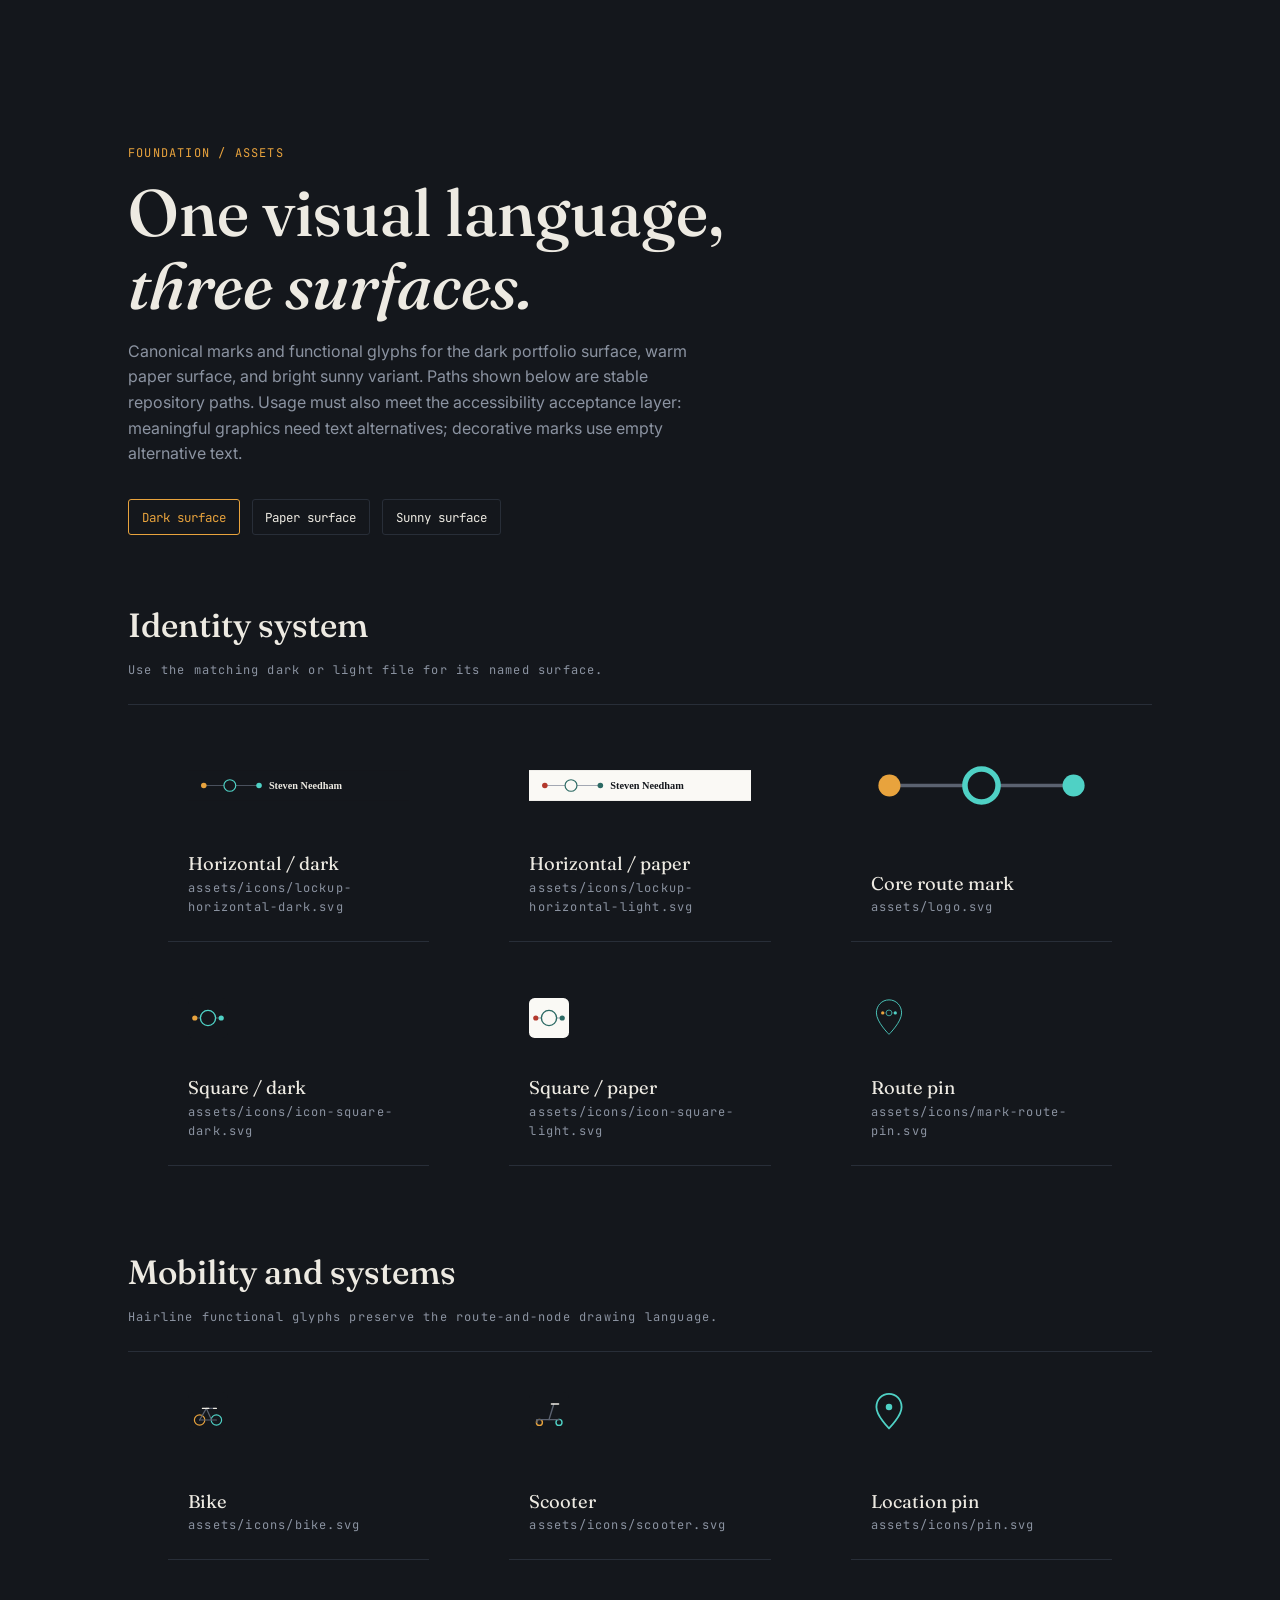
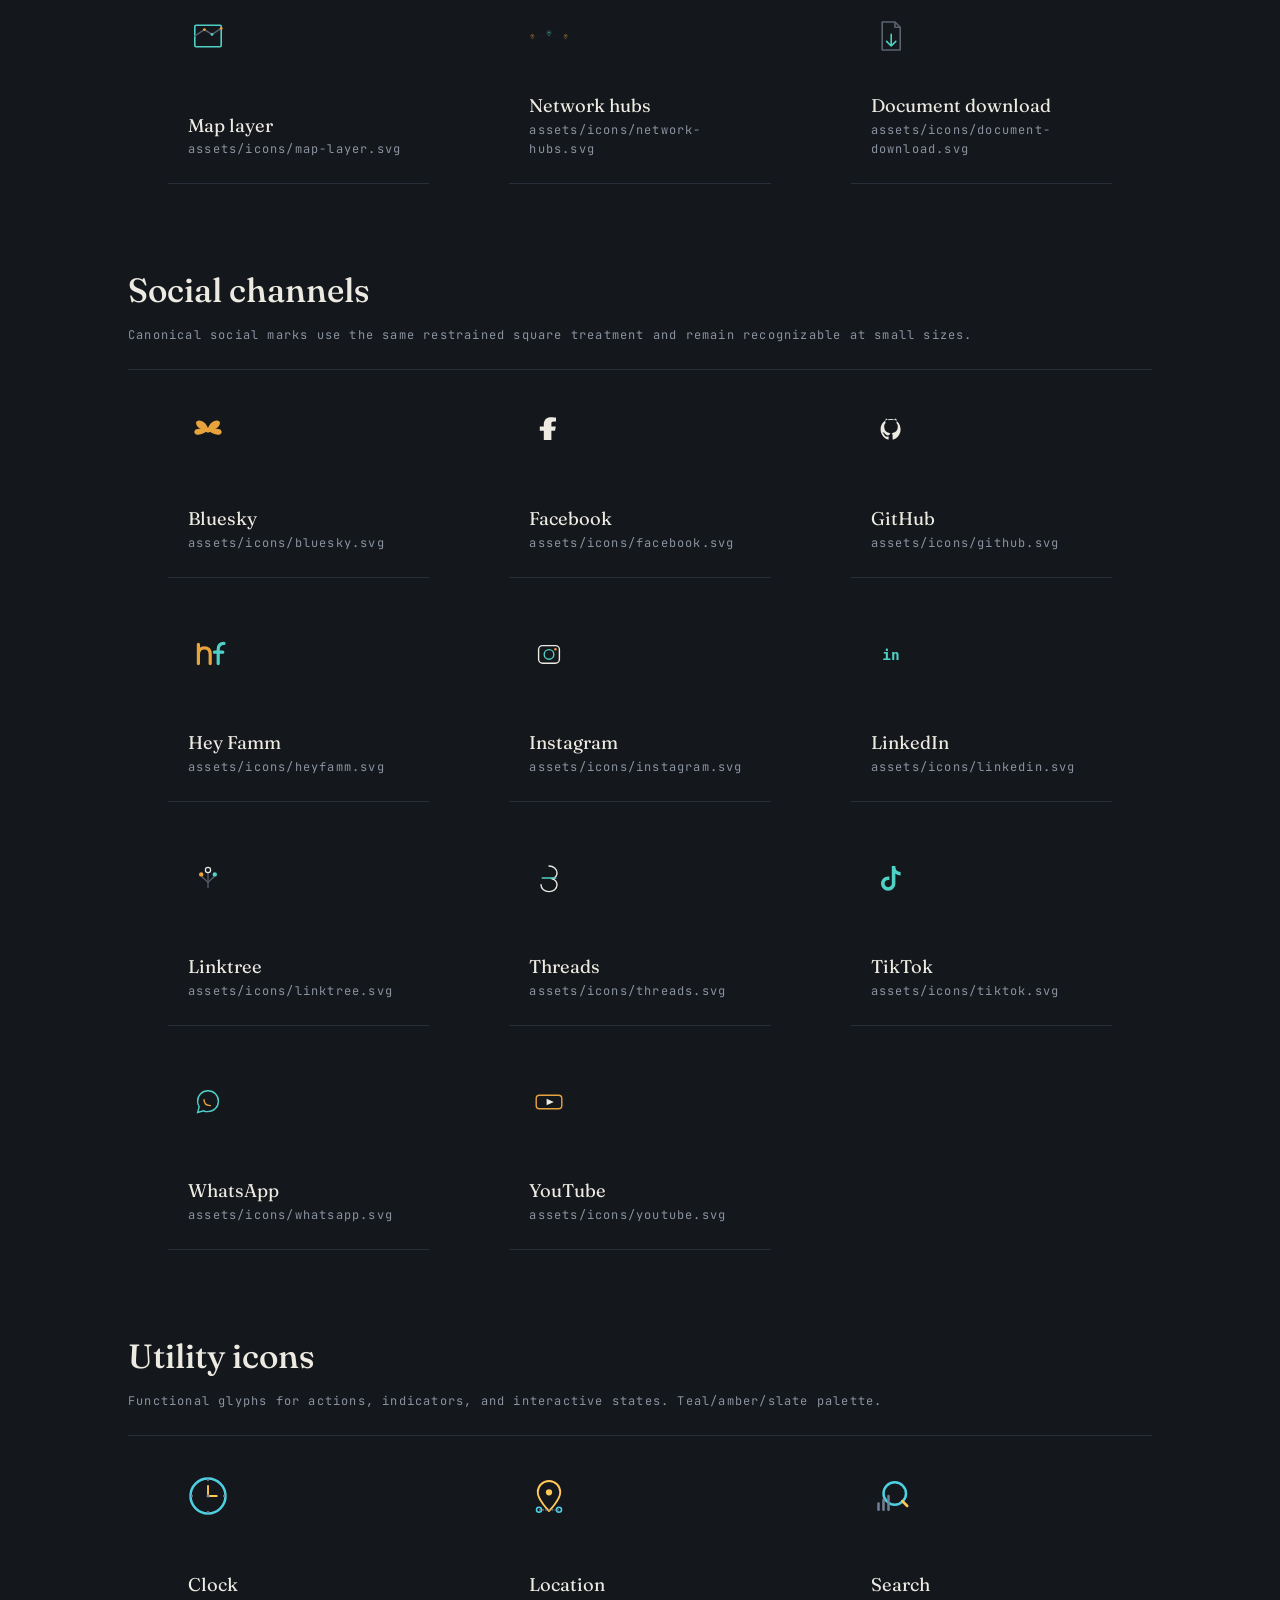
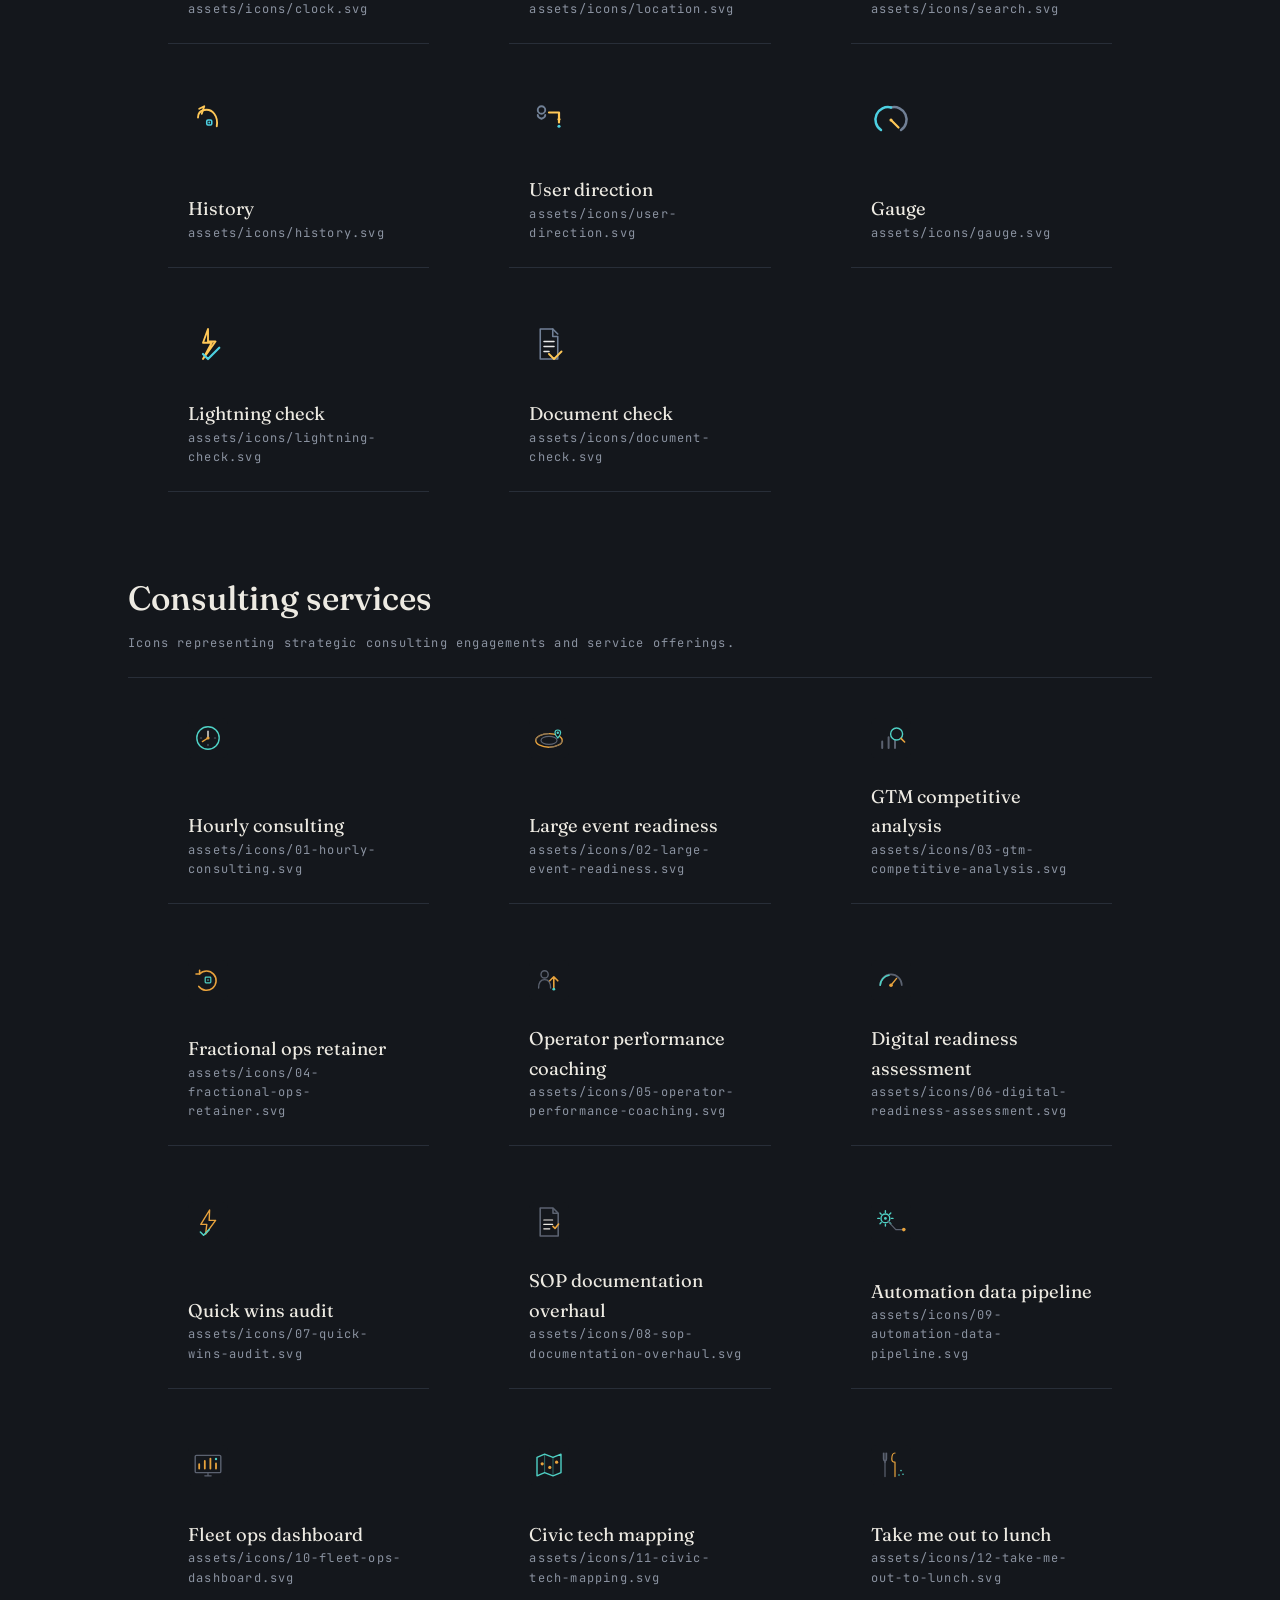
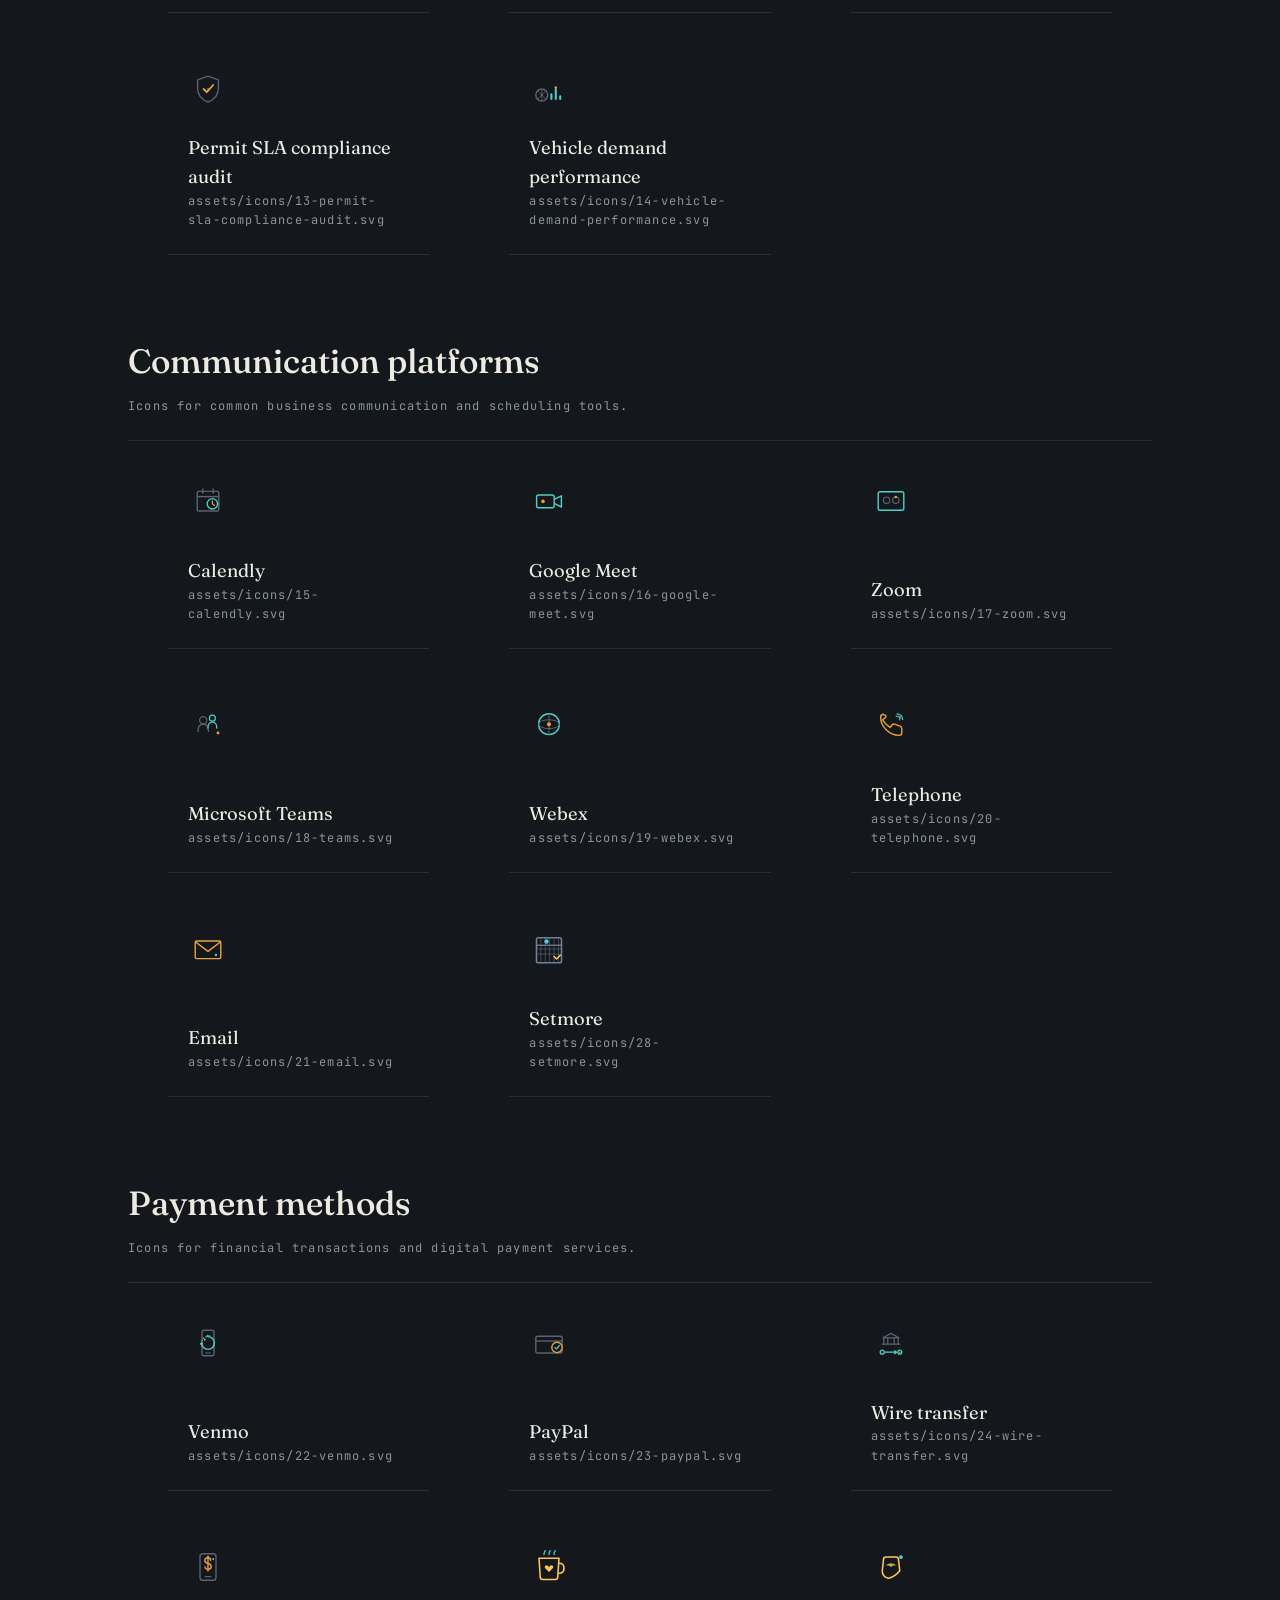
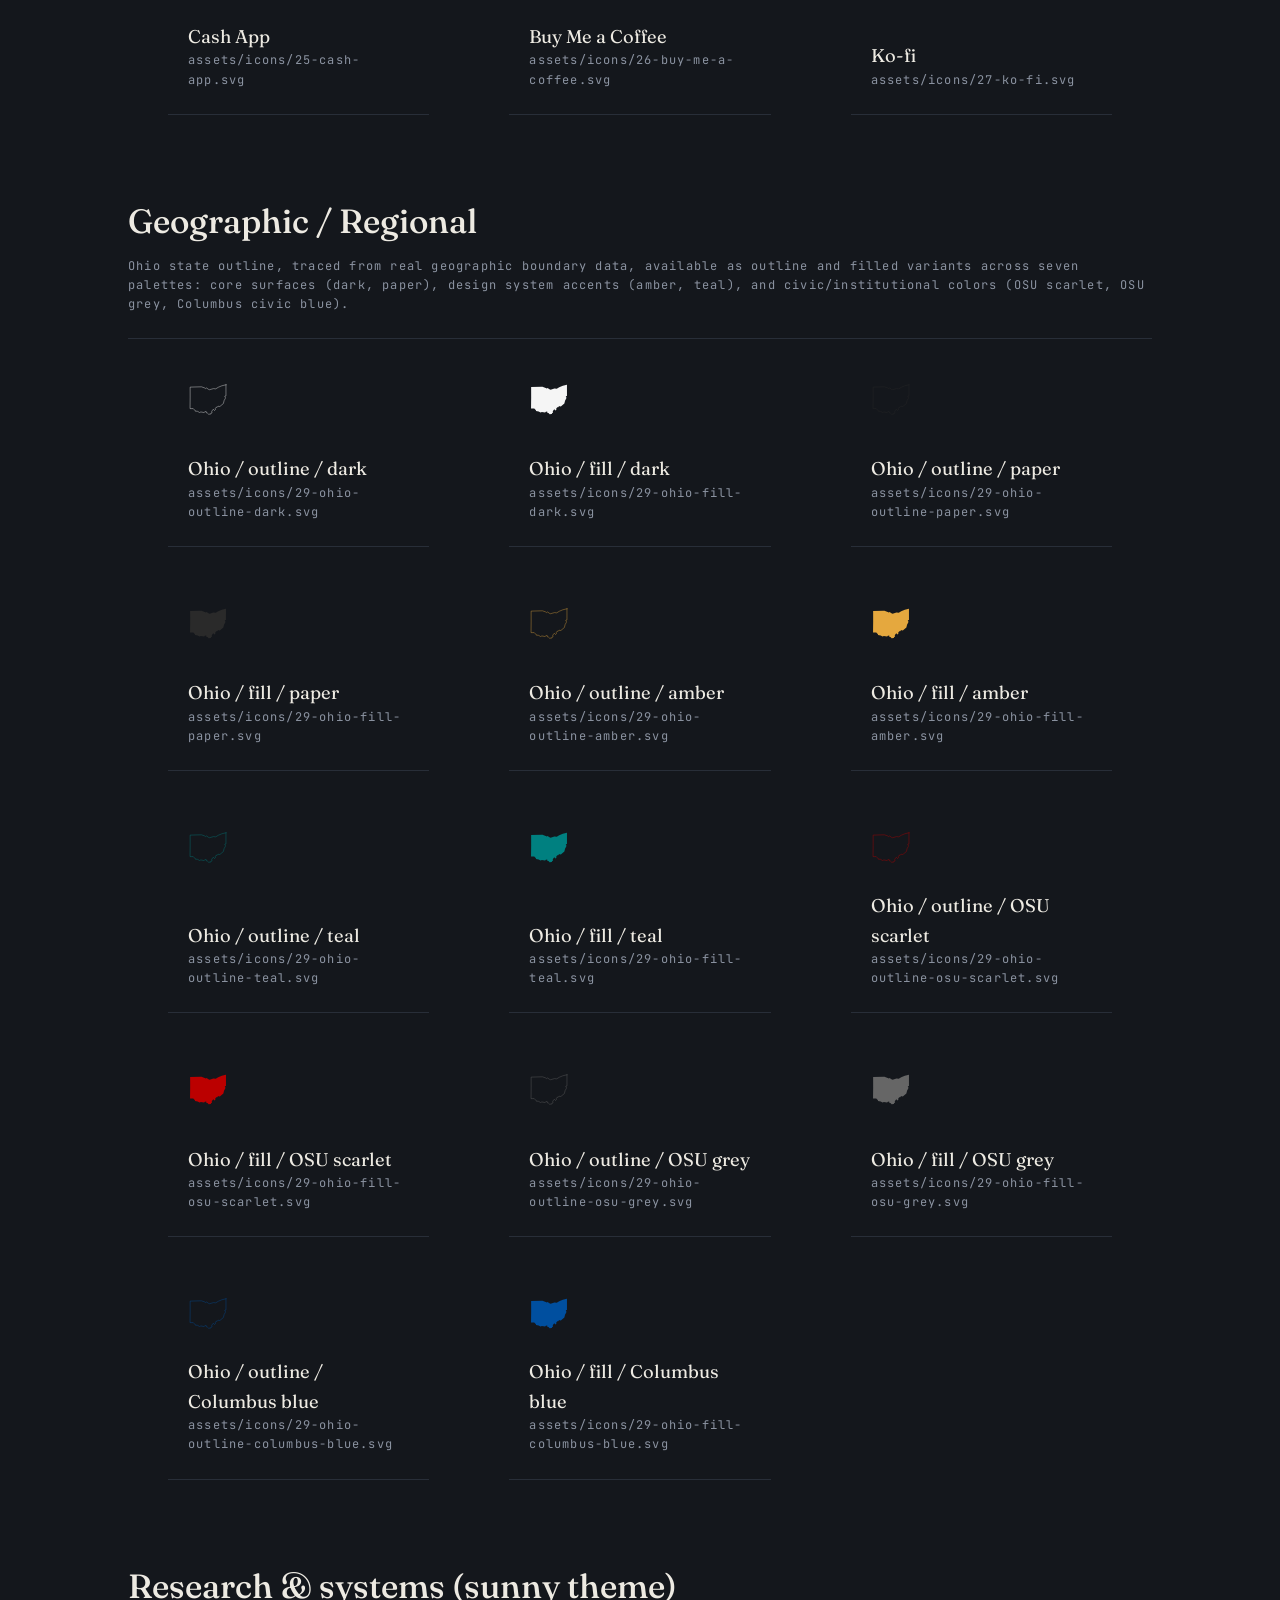
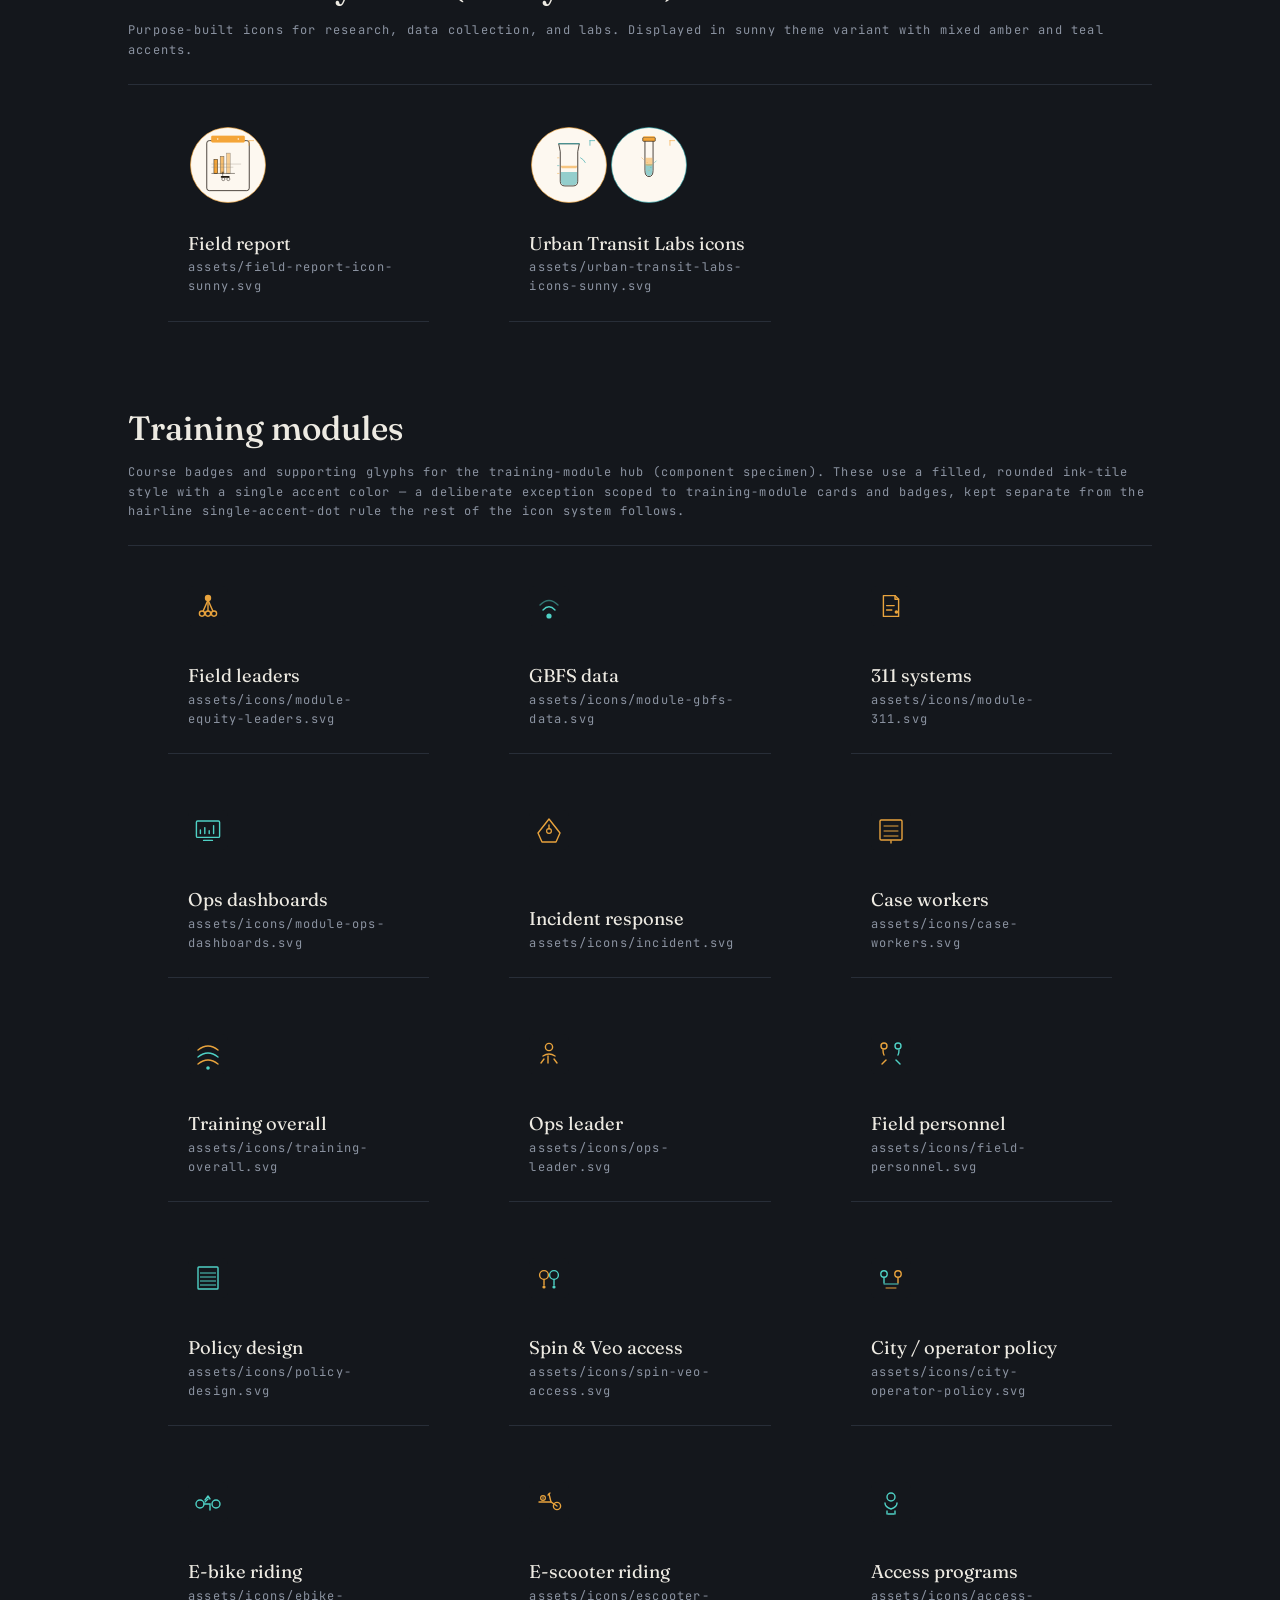
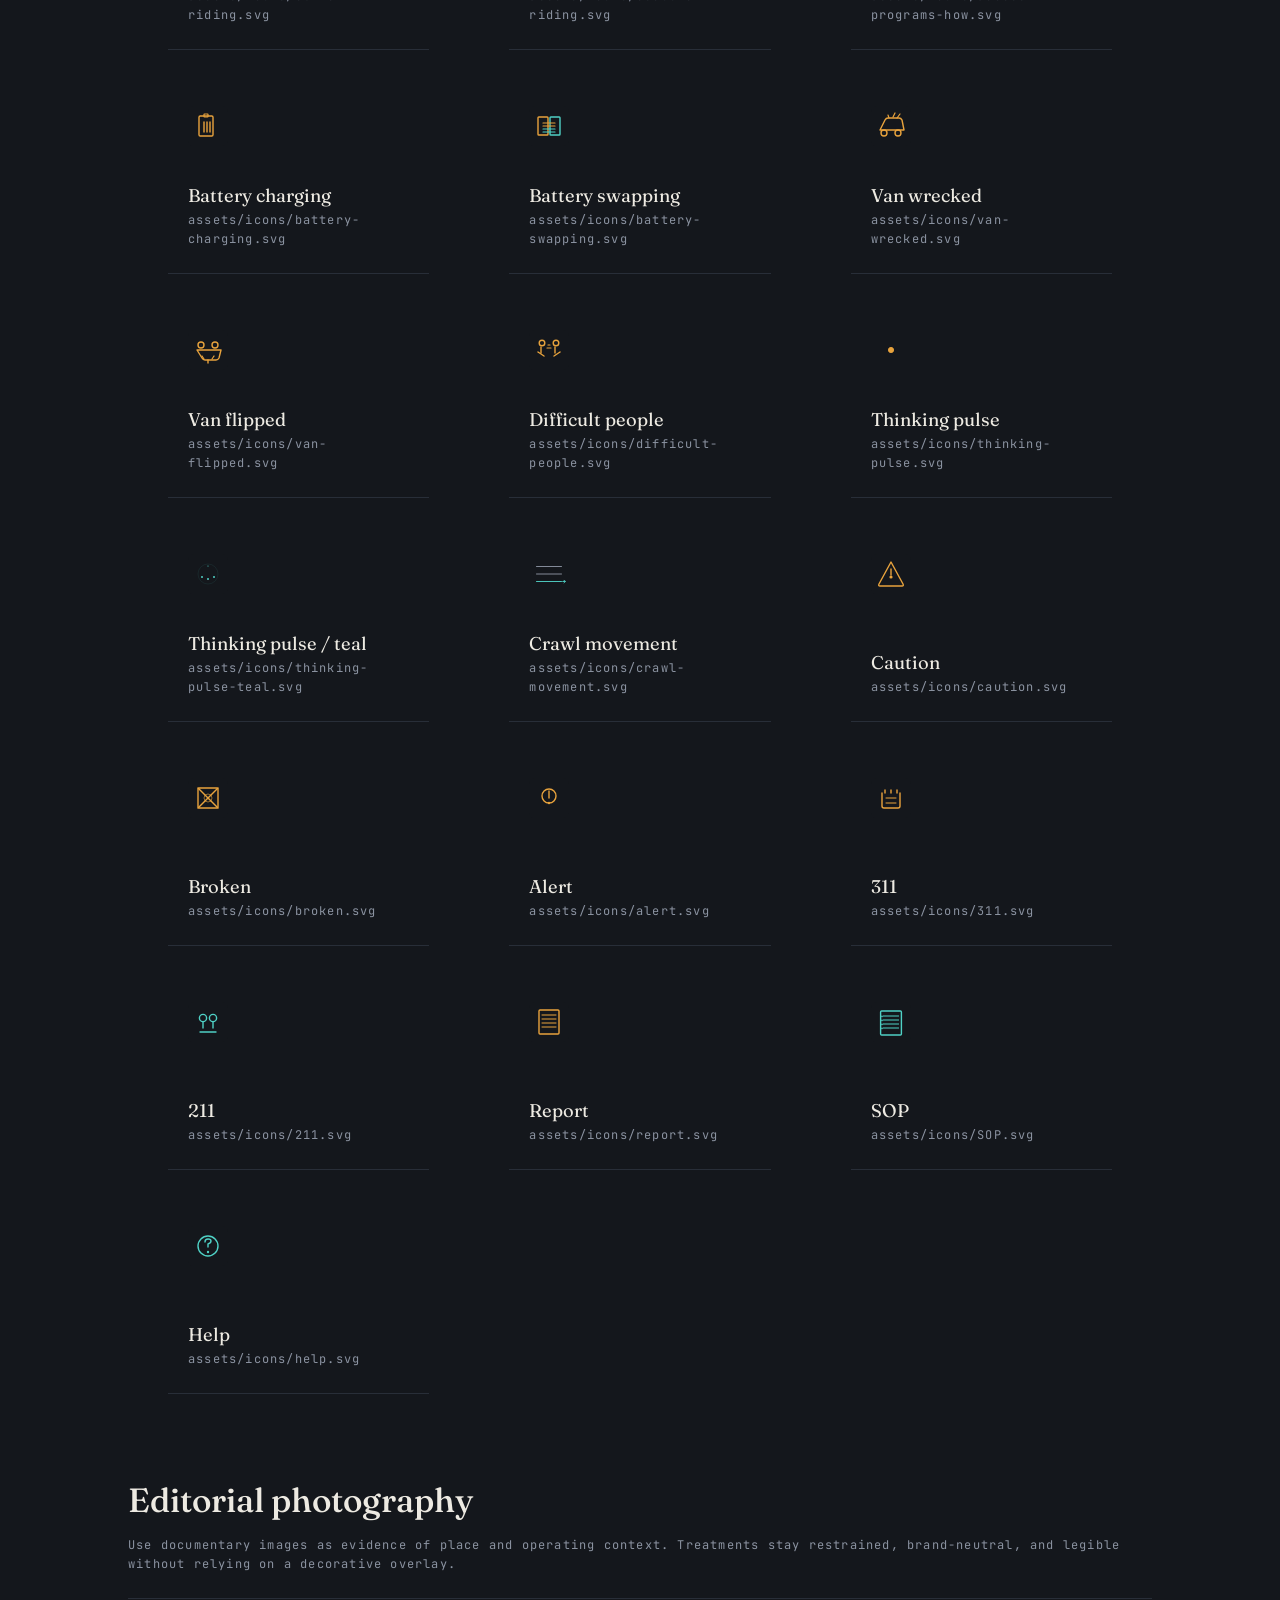
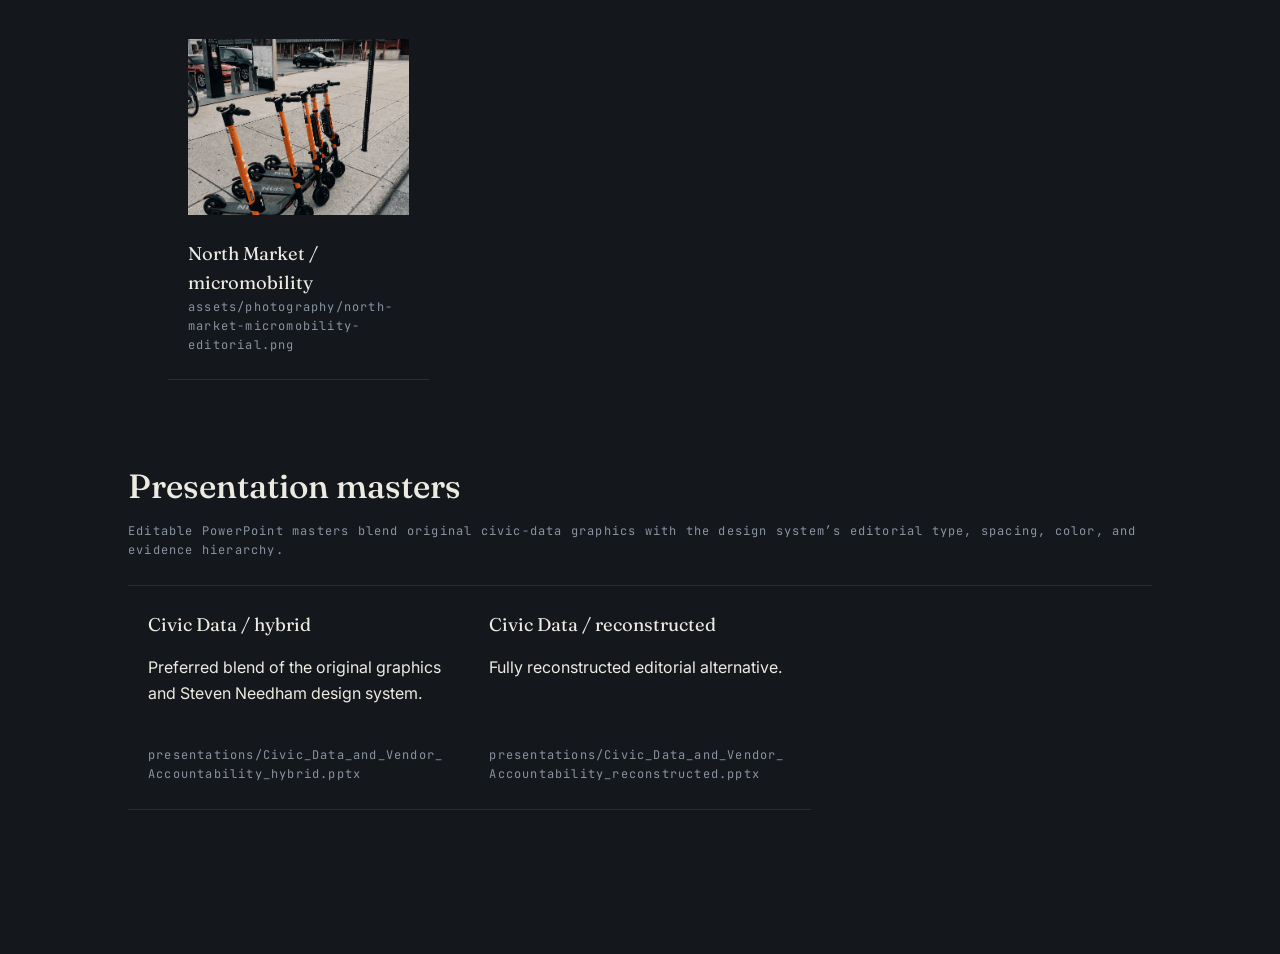
<file: guidelines/assets.html>
<!doctype html>
<html lang="en">
<head>
  <meta charset="utf-8">
  <meta name="viewport" content="width=device-width, initial-scale=1">
  <title>Asset catalog — Steven Needham Design System</title>
  <link rel="icon" href="../assets/icons/favicon.svg" type="image/svg+xml">
  <link rel="stylesheet" href="../styles.css">
  <link rel="stylesheet" href="../paper.css">
  <link rel="stylesheet" href="../sunny.css">
  <style>
    .catalog{padding:clamp(6rem,12vw,9rem) var(--space-page-x) 5rem}
    .catalog-head{max-width:64rem;margin:0 auto 4rem}
    .catalog-kicker,.asset-path,.theme-note{
      font-family:var(--font-mono);font-size:var(--text-mono-xs);
      letter-spacing:var(--tracking-label)
    }
    .catalog-kicker{text-transform:uppercase;color:var(--accent-ops)}
    .catalog h1{font-family:var(--font-display);font-weight:500;font-size:var(--text-hero);line-height:var(--leading-hero);margin:.8rem 0 1rem}
    .catalog-intro{max-width:58ch;color:var(--text-muted)}
    .theme-controls{display:flex;gap:.75rem;margin-top:2rem}
    .theme-controls button{
      appearance:none;border:var(--border-width) solid var(--border-default);
      border-radius:var(--radius-sm);background:transparent;color:var(--text-primary);
      font:var(--text-mono-sm) var(--font-mono);padding:.55rem .8rem;cursor:pointer
    }
    .theme-controls button[aria-pressed="true"]{border-color:var(--accent-ops);color:var(--accent-ops)}
    .asset-section{max-width:64rem;margin:0 auto 4rem}
    .asset-section h2{font-family:var(--font-display);font-size:var(--text-h2);font-weight:500;margin:0 0 .5rem}
    .theme-note{color:var(--text-muted);margin:0 0 1.5rem}
    .asset-grid{display:grid;grid-template-columns:repeat(3,minmax(0,1fr));border-top:1px solid var(--border-default)}
    .asset{
      min-height:12rem;padding:1.5rem 1.25rem;border-bottom:1px solid var(--border-default);
      display:flex;flex-direction:column;justify-content:space-between;gap:1.5rem
    }
    .asset img{width:100%;height:5rem;object-fit:contain;object-position:left center}
    .asset.icon img{width:2.5rem;height:2.5rem}
    .asset.photo img{height:11rem;object-fit:cover}
    .asset-name{font-family:var(--font-display);font-size:var(--text-h3)}
    .asset-path{color:var(--text-muted);overflow-wrap:anywhere}
    @media(max-width:760px){.asset-grid{grid-template-columns:1fr 1fr}}
    @media(max-width:480px){.asset-grid{grid-template-columns:1fr}}
  </style>
</head>
<body>
  <main class="catalog">
    <header class="catalog-head">
      <div class="catalog-kicker">Foundation / Assets</div>
      <h1>One visual language,<br><em>three surfaces.</em></h1>
      <p class="catalog-intro">Canonical marks and functional glyphs for the dark portfolio surface, warm paper surface, and bright sunny variant. Paths shown below are stable repository paths. Usage must also meet the <a href="./accessibility.html">accessibility acceptance layer</a>: meaningful graphics need text alternatives; decorative marks use empty alternative text.</p>
      <div class="theme-controls" aria-label="Preview surface">
        <button type="button" data-theme-choice="dark" aria-pressed="true">Dark surface</button>
        <button type="button" data-theme-choice="paper" aria-pressed="false">Paper surface</button>
        <button type="button" data-theme-choice="sunny" aria-pressed="false">Sunny surface</button>
      </div>
    </header>

    <section class="asset-section">
      <h2>Identity system</h2>
      <p class="theme-note">Use the matching dark or light file for its named surface.</p>
      <div class="asset-grid">
        <figure class="asset"><img src="../assets/icons/lockup-horizontal-dark.svg" alt="Horizontal Steven Needham lockup for dark surfaces"><figcaption><div class="asset-name">Horizontal / dark</div><div class="asset-path">assets/icons/lockup-horizontal-dark.svg</div></figcaption></figure>
        <figure class="asset"><img src="../assets/icons/lockup-horizontal-light.svg" alt="Horizontal Steven Needham lockup for paper surfaces"><figcaption><div class="asset-name">Horizontal / paper</div><div class="asset-path">assets/icons/lockup-horizontal-light.svg</div></figcaption></figure>
        <figure class="asset"><img src="../assets/logo.svg" alt="Route-and-hub logo mark"><figcaption><div class="asset-name">Core route mark</div><div class="asset-path">assets/logo.svg</div></figcaption></figure>
        <figure class="asset icon"><img src="../assets/icons/icon-square-dark.svg" alt="Square logo for dark surfaces"><figcaption><div class="asset-name">Square / dark</div><div class="asset-path">assets/icons/icon-square-dark.svg</div></figcaption></figure>
        <figure class="asset icon"><img src="../assets/icons/icon-square-light.svg" alt="Square logo for paper surfaces"><figcaption><div class="asset-name">Square / paper</div><div class="asset-path">assets/icons/icon-square-light.svg</div></figcaption></figure>
        <figure class="asset icon"><img src="../assets/icons/mark-route-pin.svg" alt="Route pin brand mark"><figcaption><div class="asset-name">Route pin</div><div class="asset-path">assets/icons/mark-route-pin.svg</div></figcaption></figure>
      </div>
    </section>

    <section class="asset-section">
      <h2>Mobility and systems</h2>
      <p class="theme-note">Hairline functional glyphs preserve the route-and-node drawing language.</p>
      <div class="asset-grid">
        <figure class="asset icon"><img src="../assets/icons/bike.svg" alt="Bike icon"><figcaption><div class="asset-name">Bike</div><div class="asset-path">assets/icons/bike.svg</div></figcaption></figure>
        <figure class="asset icon"><img src="../assets/icons/scooter.svg" alt="Scooter icon"><figcaption><div class="asset-name">Scooter</div><div class="asset-path">assets/icons/scooter.svg</div></figcaption></figure>
        <figure class="asset icon"><img src="../assets/icons/pin.svg" alt="Location pin icon"><figcaption><div class="asset-name">Location pin</div><div class="asset-path">assets/icons/pin.svg</div></figcaption></figure>
        <figure class="asset icon"><img src="../assets/icons/map-layer.svg" alt="Map layer icon"><figcaption><div class="asset-name">Map layer</div><div class="asset-path">assets/icons/map-layer.svg</div></figcaption></figure>
        <figure class="asset icon"><img src="../assets/icons/network-hubs.svg" alt="Network hubs icon"><figcaption><div class="asset-name">Network hubs</div><div class="asset-path">assets/icons/network-hubs.svg</div></figcaption></figure>
        <figure class="asset icon"><img src="../assets/icons/document-download.svg" alt="Document download icon"><figcaption><div class="asset-name">Document download</div><div class="asset-path">assets/icons/document-download.svg</div></figcaption></figure>
      </div>
    </section>

    <section class="asset-section">
      <h2>Social channels</h2>
      <p class="theme-note">Canonical social marks use the same restrained square treatment and remain recognizable at small sizes.</p>
      <div class="asset-grid">
        <figure class="asset icon"><img src="../assets/icons/bluesky.svg" alt="Bluesky icon"><figcaption><div class="asset-name">Bluesky</div><div class="asset-path">assets/icons/bluesky.svg</div></figcaption></figure>
        <figure class="asset icon"><img src="../assets/icons/facebook.svg" alt="Facebook icon"><figcaption><div class="asset-name">Facebook</div><div class="asset-path">assets/icons/facebook.svg</div></figcaption></figure>
        <figure class="asset icon"><img src="../assets/icons/github.svg" alt="GitHub icon"><figcaption><div class="asset-name">GitHub</div><div class="asset-path">assets/icons/github.svg</div></figcaption></figure>
        <figure class="asset icon"><a href="https://app.heyfamm.com/profile/13587/steven-needham" aria-label="Steven Needham on Hey Famm"><img src="../assets/icons/heyfamm.svg" alt="Hey Famm profile icon"></a><figcaption><div class="asset-name">Hey Famm</div><div class="asset-path">assets/icons/heyfamm.svg</div></figcaption></figure>
        <figure class="asset icon"><img src="../assets/icons/instagram.svg" alt="Instagram icon"><figcaption><div class="asset-name">Instagram</div><div class="asset-path">assets/icons/instagram.svg</div></figcaption></figure>
        <figure class="asset icon"><img src="../assets/icons/linkedin.svg" alt="LinkedIn icon"><figcaption><div class="asset-name">LinkedIn</div><div class="asset-path">assets/icons/linkedin.svg</div></figcaption></figure>
        <figure class="asset icon"><img src="../assets/icons/linktree.svg" alt="Linktree icon"><figcaption><div class="asset-name">Linktree</div><div class="asset-path">assets/icons/linktree.svg</div></figcaption></figure>
        <figure class="asset icon"><img src="../assets/icons/threads.svg" alt="Threads icon"><figcaption><div class="asset-name">Threads</div><div class="asset-path">assets/icons/threads.svg</div></figcaption></figure>
        <figure class="asset icon"><img src="../assets/icons/tiktok.svg" alt="TikTok icon"><figcaption><div class="asset-name">TikTok</div><div class="asset-path">assets/icons/tiktok.svg</div></figcaption></figure>
        <figure class="asset icon"><img src="../assets/icons/whatsapp.svg" alt="WhatsApp icon"><figcaption><div class="asset-name">WhatsApp</div><div class="asset-path">assets/icons/whatsapp.svg</div></figcaption></figure>
        <figure class="asset icon"><img src="../assets/icons/youtube.svg" alt="YouTube icon"><figcaption><div class="asset-name">YouTube</div><div class="asset-path">assets/icons/youtube.svg</div></figcaption></figure>
      </div>
    </section>

    <section class="asset-section">
      <h2>Utility icons</h2>
      <p class="theme-note">Functional glyphs for actions, indicators, and interactive states. Teal/amber/slate palette.</p>
      <div class="asset-grid">
        <figure class="asset icon"><img src="../assets/icons/clock.svg" alt="Clock icon"><figcaption><div class="asset-name">Clock</div><div class="asset-path">assets/icons/clock.svg</div></figcaption></figure>
        <figure class="asset icon"><img src="../assets/icons/location.svg" alt="Location pin icon"><figcaption><div class="asset-name">Location</div><div class="asset-path">assets/icons/location.svg</div></figcaption></figure>
        <figure class="asset icon"><img src="../assets/icons/search.svg" alt="Search icon"><figcaption><div class="asset-name">Search</div><div class="asset-path">assets/icons/search.svg</div></figcaption></figure>
        <figure class="asset icon"><img src="../assets/icons/history.svg" alt="History icon"><figcaption><div class="asset-name">History</div><div class="asset-path">assets/icons/history.svg</div></figcaption></figure>
        <figure class="asset icon"><img src="../assets/icons/user-direction.svg" alt="User direction icon"><figcaption><div class="asset-name">User direction</div><div class="asset-path">assets/icons/user-direction.svg</div></figcaption></figure>
        <figure class="asset icon"><img src="../assets/icons/gauge.svg" alt="Gauge icon"><figcaption><div class="asset-name">Gauge</div><div class="asset-path">assets/icons/gauge.svg</div></figcaption></figure>
        <figure class="asset icon"><img src="../assets/icons/lightning-check.svg" alt="Lightning check icon"><figcaption><div class="asset-name">Lightning check</div><div class="asset-path">assets/icons/lightning-check.svg</div></figcaption></figure>
        <figure class="asset icon"><img src="../assets/icons/document-check.svg" alt="Document check icon"><figcaption><div class="asset-name">Document check</div><div class="asset-path">assets/icons/document-check.svg</div></figcaption></figure>
      </div>
    </section>

    <section class="asset-section">
      <h2>Consulting services</h2>
      <p class="theme-note">Icons representing strategic consulting engagements and service offerings.</p>
      <div class="asset-grid">
        <figure class="asset icon"><img src="../assets/icons/01-hourly-consulting.svg" alt="Hourly consulting icon"><figcaption><div class="asset-name">Hourly consulting</div><div class="asset-path">assets/icons/01-hourly-consulting.svg</div></figcaption></figure>
        <figure class="asset icon"><img src="../assets/icons/02-large-event-readiness.svg" alt="Large event readiness icon"><figcaption><div class="asset-name">Large event readiness</div><div class="asset-path">assets/icons/02-large-event-readiness.svg</div></figcaption></figure>
        <figure class="asset icon"><img src="../assets/icons/03-gtm-competitive-analysis.svg" alt="GTM competitive analysis icon"><figcaption><div class="asset-name">GTM competitive analysis</div><div class="asset-path">assets/icons/03-gtm-competitive-analysis.svg</div></figcaption></figure>
        <figure class="asset icon"><img src="../assets/icons/04-fractional-ops-retainer.svg" alt="Fractional ops retainer icon"><figcaption><div class="asset-name">Fractional ops retainer</div><div class="asset-path">assets/icons/04-fractional-ops-retainer.svg</div></figcaption></figure>
        <figure class="asset icon"><img src="../assets/icons/05-operator-performance-coaching.svg" alt="Operator performance coaching icon"><figcaption><div class="asset-name">Operator performance coaching</div><div class="asset-path">assets/icons/05-operator-performance-coaching.svg</div></figcaption></figure>
        <figure class="asset icon"><img src="../assets/icons/06-digital-readiness-assessment.svg" alt="Digital readiness assessment icon"><figcaption><div class="asset-name">Digital readiness assessment</div><div class="asset-path">assets/icons/06-digital-readiness-assessment.svg</div></figcaption></figure>
        <figure class="asset icon"><img src="../assets/icons/07-quick-wins-audit.svg" alt="Quick wins audit icon"><figcaption><div class="asset-name">Quick wins audit</div><div class="asset-path">assets/icons/07-quick-wins-audit.svg</div></figcaption></figure>
        <figure class="asset icon"><img src="../assets/icons/08-sop-documentation-overhaul.svg" alt="SOP documentation overhaul icon"><figcaption><div class="asset-name">SOP documentation overhaul</div><div class="asset-path">assets/icons/08-sop-documentation-overhaul.svg</div></figcaption></figure>
        <figure class="asset icon"><img src="../assets/icons/09-automation-data-pipeline.svg" alt="Automation data pipeline icon"><figcaption><div class="asset-name">Automation data pipeline</div><div class="asset-path">assets/icons/09-automation-data-pipeline.svg</div></figcaption></figure>
        <figure class="asset icon"><img src="../assets/icons/10-fleet-ops-dashboard.svg" alt="Fleet ops dashboard icon"><figcaption><div class="asset-name">Fleet ops dashboard</div><div class="asset-path">assets/icons/10-fleet-ops-dashboard.svg</div></figcaption></figure>
        <figure class="asset icon"><img src="../assets/icons/11-civic-tech-mapping.svg" alt="Civic tech mapping icon"><figcaption><div class="asset-name">Civic tech mapping</div><div class="asset-path">assets/icons/11-civic-tech-mapping.svg</div></figcaption></figure>
        <figure class="asset icon"><img src="../assets/icons/12-take-me-out-to-lunch.svg" alt="Take me out to lunch icon"><figcaption><div class="asset-name">Take me out to lunch</div><div class="asset-path">assets/icons/12-take-me-out-to-lunch.svg</div></figcaption></figure>
        <figure class="asset icon"><img src="../assets/icons/13-permit-sla-compliance-audit.svg" alt="Permit SLA compliance audit icon"><figcaption><div class="asset-name">Permit SLA compliance audit</div><div class="asset-path">assets/icons/13-permit-sla-compliance-audit.svg</div></figcaption></figure>
        <figure class="asset icon"><img src="../assets/icons/14-vehicle-demand-performance.svg" alt="Vehicle demand performance icon"><figcaption><div class="asset-name">Vehicle demand performance</div><div class="asset-path">assets/icons/14-vehicle-demand-performance.svg</div></figcaption></figure>
      </div>
    </section>

    <section class="asset-section">
      <h2>Communication platforms</h2>
      <p class="theme-note">Icons for common business communication and scheduling tools.</p>
      <div class="asset-grid">
        <figure class="asset icon"><img src="../assets/icons/15-calendly.svg" alt="Calendly icon"><figcaption><div class="asset-name">Calendly</div><div class="asset-path">assets/icons/15-calendly.svg</div></figcaption></figure>
        <figure class="asset icon"><img src="../assets/icons/16-google-meet.svg" alt="Google Meet icon"><figcaption><div class="asset-name">Google Meet</div><div class="asset-path">assets/icons/16-google-meet.svg</div></figcaption></figure>
        <figure class="asset icon"><img src="../assets/icons/17-zoom.svg" alt="Zoom icon"><figcaption><div class="asset-name">Zoom</div><div class="asset-path">assets/icons/17-zoom.svg</div></figcaption></figure>
        <figure class="asset icon"><img src="../assets/icons/18-teams.svg" alt="Microsoft Teams icon"><figcaption><div class="asset-name">Microsoft Teams</div><div class="asset-path">assets/icons/18-teams.svg</div></figcaption></figure>
        <figure class="asset icon"><img src="../assets/icons/19-webex.svg" alt="Webex icon"><figcaption><div class="asset-name">Webex</div><div class="asset-path">assets/icons/19-webex.svg</div></figcaption></figure>
        <figure class="asset icon"><img src="../assets/icons/20-telephone.svg" alt="Telephone icon"><figcaption><div class="asset-name">Telephone</div><div class="asset-path">assets/icons/20-telephone.svg</div></figcaption></figure>
        <figure class="asset icon"><img src="../assets/icons/21-email.svg" alt="Email icon"><figcaption><div class="asset-name">Email</div><div class="asset-path">assets/icons/21-email.svg</div></figcaption></figure>
        <figure class="asset icon"><img src="../assets/icons/28-setmore.svg" alt="Setmore scheduling icon"><figcaption><div class="asset-name">Setmore</div><div class="asset-path">assets/icons/28-setmore.svg</div></figcaption></figure>
      </div>
    </section>

    <section class="asset-section">
      <h2>Payment methods</h2>
      <p class="theme-note">Icons for financial transactions and digital payment services.</p>
      <div class="asset-grid">
        <figure class="asset icon"><img src="../assets/icons/22-venmo.svg" alt="Venmo icon"><figcaption><div class="asset-name">Venmo</div><div class="asset-path">assets/icons/22-venmo.svg</div></figcaption></figure>
        <figure class="asset icon"><img src="../assets/icons/23-paypal.svg" alt="PayPal icon"><figcaption><div class="asset-name">PayPal</div><div class="asset-path">assets/icons/23-paypal.svg</div></figcaption></figure>
        <figure class="asset icon"><img src="../assets/icons/24-wire-transfer.svg" alt="Wire transfer icon"><figcaption><div class="asset-name">Wire transfer</div><div class="asset-path">assets/icons/24-wire-transfer.svg</div></figcaption></figure>
        <figure class="asset icon"><img src="../assets/icons/25-cash-app.svg" alt="Cash App icon"><figcaption><div class="asset-name">Cash App</div><div class="asset-path">assets/icons/25-cash-app.svg</div></figcaption></figure>
        <figure class="asset icon"><img src="../assets/icons/26-buy-me-a-coffee.svg" alt="Buy Me a Coffee icon"><figcaption><div class="asset-name">Buy Me a Coffee</div><div class="asset-path">assets/icons/26-buy-me-a-coffee.svg</div></figcaption></figure>
        <figure class="asset icon"><img src="../assets/icons/27-ko-fi.svg" alt="Ko-fi icon"><figcaption><div class="asset-name">Ko-fi</div><div class="asset-path">assets/icons/27-ko-fi.svg</div></figcaption></figure>
      </div>
    </section>

    <section class="asset-section">
      <h2>Geographic / Regional</h2>
      <p class="theme-note">Ohio state outline, traced from real geographic boundary data, available as outline and filled variants across seven palettes: core surfaces (dark, paper), design system accents (amber, teal), and civic/institutional colors (OSU scarlet, OSU grey, Columbus civic blue).</p>
      <div class="asset-grid">
        <figure class="asset icon"><img src="../assets/icons/29-ohio-outline-dark.svg" alt="Ohio state outline, dark"><figcaption><div class="asset-name">Ohio / outline / dark</div><div class="asset-path">assets/icons/29-ohio-outline-dark.svg</div></figcaption></figure>
        <figure class="asset icon"><img src="../assets/icons/29-ohio-fill-dark.svg" alt="Ohio state filled, dark"><figcaption><div class="asset-name">Ohio / fill / dark</div><div class="asset-path">assets/icons/29-ohio-fill-dark.svg</div></figcaption></figure>
        <figure class="asset icon"><img src="../assets/icons/29-ohio-outline-paper.svg" alt="Ohio state outline, paper"><figcaption><div class="asset-name">Ohio / outline / paper</div><div class="asset-path">assets/icons/29-ohio-outline-paper.svg</div></figcaption></figure>
        <figure class="asset icon"><img src="../assets/icons/29-ohio-fill-paper.svg" alt="Ohio state filled, paper"><figcaption><div class="asset-name">Ohio / fill / paper</div><div class="asset-path">assets/icons/29-ohio-fill-paper.svg</div></figcaption></figure>
        <figure class="asset icon"><img src="../assets/icons/29-ohio-outline-amber.svg" alt="Ohio state outline, amber"><figcaption><div class="asset-name">Ohio / outline / amber</div><div class="asset-path">assets/icons/29-ohio-outline-amber.svg</div></figcaption></figure>
        <figure class="asset icon"><img src="../assets/icons/29-ohio-fill-amber.svg" alt="Ohio state filled, amber"><figcaption><div class="asset-name">Ohio / fill / amber</div><div class="asset-path">assets/icons/29-ohio-fill-amber.svg</div></figcaption></figure>
        <figure class="asset icon"><img src="../assets/icons/29-ohio-outline-teal.svg" alt="Ohio state outline, teal"><figcaption><div class="asset-name">Ohio / outline / teal</div><div class="asset-path">assets/icons/29-ohio-outline-teal.svg</div></figcaption></figure>
        <figure class="asset icon"><img src="../assets/icons/29-ohio-fill-teal.svg" alt="Ohio state filled, teal"><figcaption><div class="asset-name">Ohio / fill / teal</div><div class="asset-path">assets/icons/29-ohio-fill-teal.svg</div></figcaption></figure>
        <figure class="asset icon"><img src="../assets/icons/29-ohio-outline-osu-scarlet.svg" alt="Ohio state outline, OSU scarlet"><figcaption><div class="asset-name">Ohio / outline / OSU scarlet</div><div class="asset-path">assets/icons/29-ohio-outline-osu-scarlet.svg</div></figcaption></figure>
        <figure class="asset icon"><img src="../assets/icons/29-ohio-fill-osu-scarlet.svg" alt="Ohio state filled, OSU scarlet"><figcaption><div class="asset-name">Ohio / fill / OSU scarlet</div><div class="asset-path">assets/icons/29-ohio-fill-osu-scarlet.svg</div></figcaption></figure>
        <figure class="asset icon"><img src="../assets/icons/29-ohio-outline-osu-grey.svg" alt="Ohio state outline, OSU grey"><figcaption><div class="asset-name">Ohio / outline / OSU grey</div><div class="asset-path">assets/icons/29-ohio-outline-osu-grey.svg</div></figcaption></figure>
        <figure class="asset icon"><img src="../assets/icons/29-ohio-fill-osu-grey.svg" alt="Ohio state filled, OSU grey"><figcaption><div class="asset-name">Ohio / fill / OSU grey</div><div class="asset-path">assets/icons/29-ohio-fill-osu-grey.svg</div></figcaption></figure>
        <figure class="asset icon"><img src="../assets/icons/29-ohio-outline-columbus-blue.svg" alt="Ohio state outline, Columbus civic blue"><figcaption><div class="asset-name">Ohio / outline / Columbus blue</div><div class="asset-path">assets/icons/29-ohio-outline-columbus-blue.svg</div></figcaption></figure>
        <figure class="asset icon"><img src="../assets/icons/29-ohio-fill-columbus-blue.svg" alt="Ohio state filled, Columbus civic blue"><figcaption><div class="asset-name">Ohio / fill / Columbus blue</div><div class="asset-path">assets/icons/29-ohio-fill-columbus-blue.svg</div></figcaption></figure>
      </div>
    </section>

    <section class="asset-section">
      <h2>Research & systems (sunny theme)</h2>
      <p class="theme-note">Purpose-built icons for research, data collection, and labs. Displayed in sunny theme variant with mixed amber and teal accents.</p>
      <div class="asset-grid">
        <figure class="asset"><img src="../assets/field-report-icon-sunny.svg" alt="Field report research icon"><figcaption><div class="asset-name">Field report</div><div class="asset-path">assets/field-report-icon-sunny.svg</div></figcaption></figure>
        <figure class="asset"><img src="../assets/urban-transit-labs-icons-sunny.svg" alt="Urban Transit Labs beaker and test tube icons"><figcaption><div class="asset-name">Urban Transit Labs icons</div><div class="asset-path">assets/urban-transit-labs-icons-sunny.svg</div></figcaption></figure>
      </div>
    </section>

    <section class="asset-section" id="training">
      <h2>Training modules</h2>
      <p class="theme-note">Course badges and supporting glyphs for the training-module hub (<a href="./components.html#training">component specimen</a>). These use a filled, rounded ink-tile style with a single accent color — a deliberate exception scoped to training-module cards and badges, kept separate from the hairline single-accent-dot rule the rest of the icon system follows.</p>
      <div class="asset-grid">
        <figure class="asset icon"><img src="../assets/icons/module-equity-leaders.svg" alt="Equity-First Micromobility Field Leaders module icon"><figcaption><div class="asset-name">Field leaders</div><div class="asset-path">assets/icons/module-equity-leaders.svg</div></figcaption></figure>
        <figure class="asset icon"><img src="../assets/icons/module-gbfs-data.svg" alt="Understanding GBFS Data module icon"><figcaption><div class="asset-name">GBFS data</div><div class="asset-path">assets/icons/module-gbfs-data.svg</div></figcaption></figure>
        <figure class="asset icon"><img src="../assets/icons/module-311.svg" alt="The 411 on 311s module icon"><figcaption><div class="asset-name">311 systems</div><div class="asset-path">assets/icons/module-311.svg</div></figcaption></figure>
        <figure class="asset icon"><img src="../assets/icons/module-ops-dashboards.svg" alt="Building Ops Dashboards module icon"><figcaption><div class="asset-name">Ops dashboards</div><div class="asset-path">assets/icons/module-ops-dashboards.svg</div></figcaption></figure>
        <figure class="asset icon"><img src="../assets/icons/incident.svg" alt="Incident response module icon"><figcaption><div class="asset-name">Incident response</div><div class="asset-path">assets/icons/incident.svg</div></figcaption></figure>
        <figure class="asset icon"><img src="../assets/icons/case-workers.svg" alt="Case managers access-program module icon"><figcaption><div class="asset-name">Case workers</div><div class="asset-path">assets/icons/case-workers.svg</div></figcaption></figure>
        <figure class="asset icon"><img src="../assets/icons/training-overall.svg" alt="Training overall icon"><figcaption><div class="asset-name">Training overall</div><div class="asset-path">assets/icons/training-overall.svg</div></figcaption></figure>
        <figure class="asset icon"><img src="../assets/icons/ops-leader.svg" alt="Ops leader icon"><figcaption><div class="asset-name">Ops leader</div><div class="asset-path">assets/icons/ops-leader.svg</div></figcaption></figure>
        <figure class="asset icon"><img src="../assets/icons/field-personnel.svg" alt="Field personnel icon"><figcaption><div class="asset-name">Field personnel</div><div class="asset-path">assets/icons/field-personnel.svg</div></figcaption></figure>
        <figure class="asset icon"><img src="../assets/icons/policy-design.svg" alt="Policy design icon"><figcaption><div class="asset-name">Policy design</div><div class="asset-path">assets/icons/policy-design.svg</div></figcaption></figure>
        <figure class="asset icon"><img src="../assets/icons/spin-veo-access.svg" alt="Spin and Veo access icon"><figcaption><div class="asset-name">Spin &amp; Veo access</div><div class="asset-path">assets/icons/spin-veo-access.svg</div></figcaption></figure>
        <figure class="asset icon"><img src="../assets/icons/city-operator-policy.svg" alt="City and operator policy icon"><figcaption><div class="asset-name">City / operator policy</div><div class="asset-path">assets/icons/city-operator-policy.svg</div></figcaption></figure>
        <figure class="asset icon"><img src="../assets/icons/ebike-riding.svg" alt="E-bike riding icon"><figcaption><div class="asset-name">E-bike riding</div><div class="asset-path">assets/icons/ebike-riding.svg</div></figcaption></figure>
        <figure class="asset icon"><img src="../assets/icons/escooter-riding.svg" alt="E-scooter riding icon"><figcaption><div class="asset-name">E-scooter riding</div><div class="asset-path">assets/icons/escooter-riding.svg</div></figcaption></figure>
        <figure class="asset icon"><img src="../assets/icons/access-programs-how.svg" alt="How access programs work icon"><figcaption><div class="asset-name">Access programs</div><div class="asset-path">assets/icons/access-programs-how.svg</div></figcaption></figure>
        <figure class="asset icon"><img src="../assets/icons/battery-charging.svg" alt="Battery charging icon"><figcaption><div class="asset-name">Battery charging</div><div class="asset-path">assets/icons/battery-charging.svg</div></figcaption></figure>
        <figure class="asset icon"><img src="../assets/icons/battery-swapping.svg" alt="Battery swapping icon"><figcaption><div class="asset-name">Battery swapping</div><div class="asset-path">assets/icons/battery-swapping.svg</div></figcaption></figure>
        <figure class="asset icon"><img src="../assets/icons/van-wrecked.svg" alt="Wrecked van icon"><figcaption><div class="asset-name">Van wrecked</div><div class="asset-path">assets/icons/van-wrecked.svg</div></figcaption></figure>
        <figure class="asset icon"><img src="../assets/icons/van-flipped.svg" alt="Flipped van icon"><figcaption><div class="asset-name">Van flipped</div><div class="asset-path">assets/icons/van-flipped.svg</div></figcaption></figure>
        <figure class="asset icon"><img src="../assets/icons/difficult-people.svg" alt="Difficult people / interpersonal conflict icon"><figcaption><div class="asset-name">Difficult people</div><div class="asset-path">assets/icons/difficult-people.svg</div></figcaption></figure>
        <figure class="asset icon"><img src="../assets/icons/thinking-pulse.svg" alt="Thinking pulse icon"><figcaption><div class="asset-name">Thinking pulse</div><div class="asset-path">assets/icons/thinking-pulse.svg</div></figcaption></figure>
        <figure class="asset icon"><img src="../assets/icons/thinking-pulse-teal.svg" alt="Thinking pulse icon, teal"><figcaption><div class="asset-name">Thinking pulse / teal</div><div class="asset-path">assets/icons/thinking-pulse-teal.svg</div></figcaption></figure>
        <figure class="asset icon"><img src="../assets/icons/crawl-movement.svg" alt="Crawl movement icon"><figcaption><div class="asset-name">Crawl movement</div><div class="asset-path">assets/icons/crawl-movement.svg</div></figcaption></figure>
        <figure class="asset icon"><img src="../assets/icons/caution.svg" alt="Caution icon"><figcaption><div class="asset-name">Caution</div><div class="asset-path">assets/icons/caution.svg</div></figcaption></figure>
        <figure class="asset icon"><img src="../assets/icons/broken.svg" alt="Broken icon"><figcaption><div class="asset-name">Broken</div><div class="asset-path">assets/icons/broken.svg</div></figcaption></figure>
        <figure class="asset icon"><img src="../assets/icons/alert.svg" alt="Alert icon"><figcaption><div class="asset-name">Alert</div><div class="asset-path">assets/icons/alert.svg</div></figcaption></figure>
        <figure class="asset icon"><img src="../assets/icons/311.svg" alt="311 icon"><figcaption><div class="asset-name">311</div><div class="asset-path">assets/icons/311.svg</div></figcaption></figure>
        <figure class="asset icon"><img src="../assets/icons/211.svg" alt="211 icon"><figcaption><div class="asset-name">211</div><div class="asset-path">assets/icons/211.svg</div></figcaption></figure>
        <figure class="asset icon"><img src="../assets/icons/report.svg" alt="Report icon"><figcaption><div class="asset-name">Report</div><div class="asset-path">assets/icons/report.svg</div></figcaption></figure>
        <figure class="asset icon"><img src="../assets/icons/SOP.svg" alt="SOP icon"><figcaption><div class="asset-name">SOP</div><div class="asset-path">assets/icons/SOP.svg</div></figcaption></figure>
        <figure class="asset icon"><img src="../assets/icons/help.svg" alt="Help icon"><figcaption><div class="asset-name">Help</div><div class="asset-path">assets/icons/help.svg</div></figcaption></figure>
      </div>
    </section>

    <section class="asset-section">
      <h2>Editorial photography</h2>
      <p class="theme-note">Use documentary images as evidence of place and operating context. Treatments stay restrained, brand-neutral, and legible without relying on a decorative overlay.</p>
      <div class="asset-grid">
        <figure class="asset photo"><img src="../assets/photography/north-market-micromobility-editorial.png" alt="Shared scooters arranged on a sidewalk across from North Market in Columbus"><figcaption><div class="asset-name">North Market / micromobility</div><div class="asset-path">assets/photography/north-market-micromobility-editorial.png</div></figcaption></figure>
      </div>
    </section>

    <section class="asset-section">
      <h2>Presentation masters</h2>
      <p class="theme-note">Editable PowerPoint masters blend original civic-data graphics with the design system’s editorial type, spacing, color, and evidence hierarchy.</p>
      <div class="asset-grid">
        <article class="asset"><div><div class="asset-name">Civic Data / hybrid</div><p>Preferred blend of the original graphics and Steven Needham design system.</p></div><a class="asset-path" href="../presentations/Civic_Data_and_Vendor_Accountability_hybrid.pptx">presentations/Civic_Data_and_Vendor_Accountability_hybrid.pptx</a></article>
        <article class="asset"><div><div class="asset-name">Civic Data / reconstructed</div><p>Fully reconstructed editorial alternative.</p></div><a class="asset-path" href="../presentations/Civic_Data_and_Vendor_Accountability_reconstructed.pptx">presentations/Civic_Data_and_Vendor_Accountability_reconstructed.pptx</a></article>
      </div>
    </section>
  </main>
  <script src="../scripts/components.js"></script>
  <script>
    // Theme switcher for asset catalog
    const themeButtons = document.querySelectorAll('.theme-controls button');
    themeButtons.forEach(button => {
      button.addEventListener('click', () => {
        const theme = button.dataset.themeChoice;
        themeButtons.forEach(b => b.setAttribute('aria-pressed', 'false'));
        button.setAttribute('aria-pressed', 'true');
        document.documentElement.setAttribute('data-theme', theme);
      });
    });
  </script>
</body>
</html>
</file>
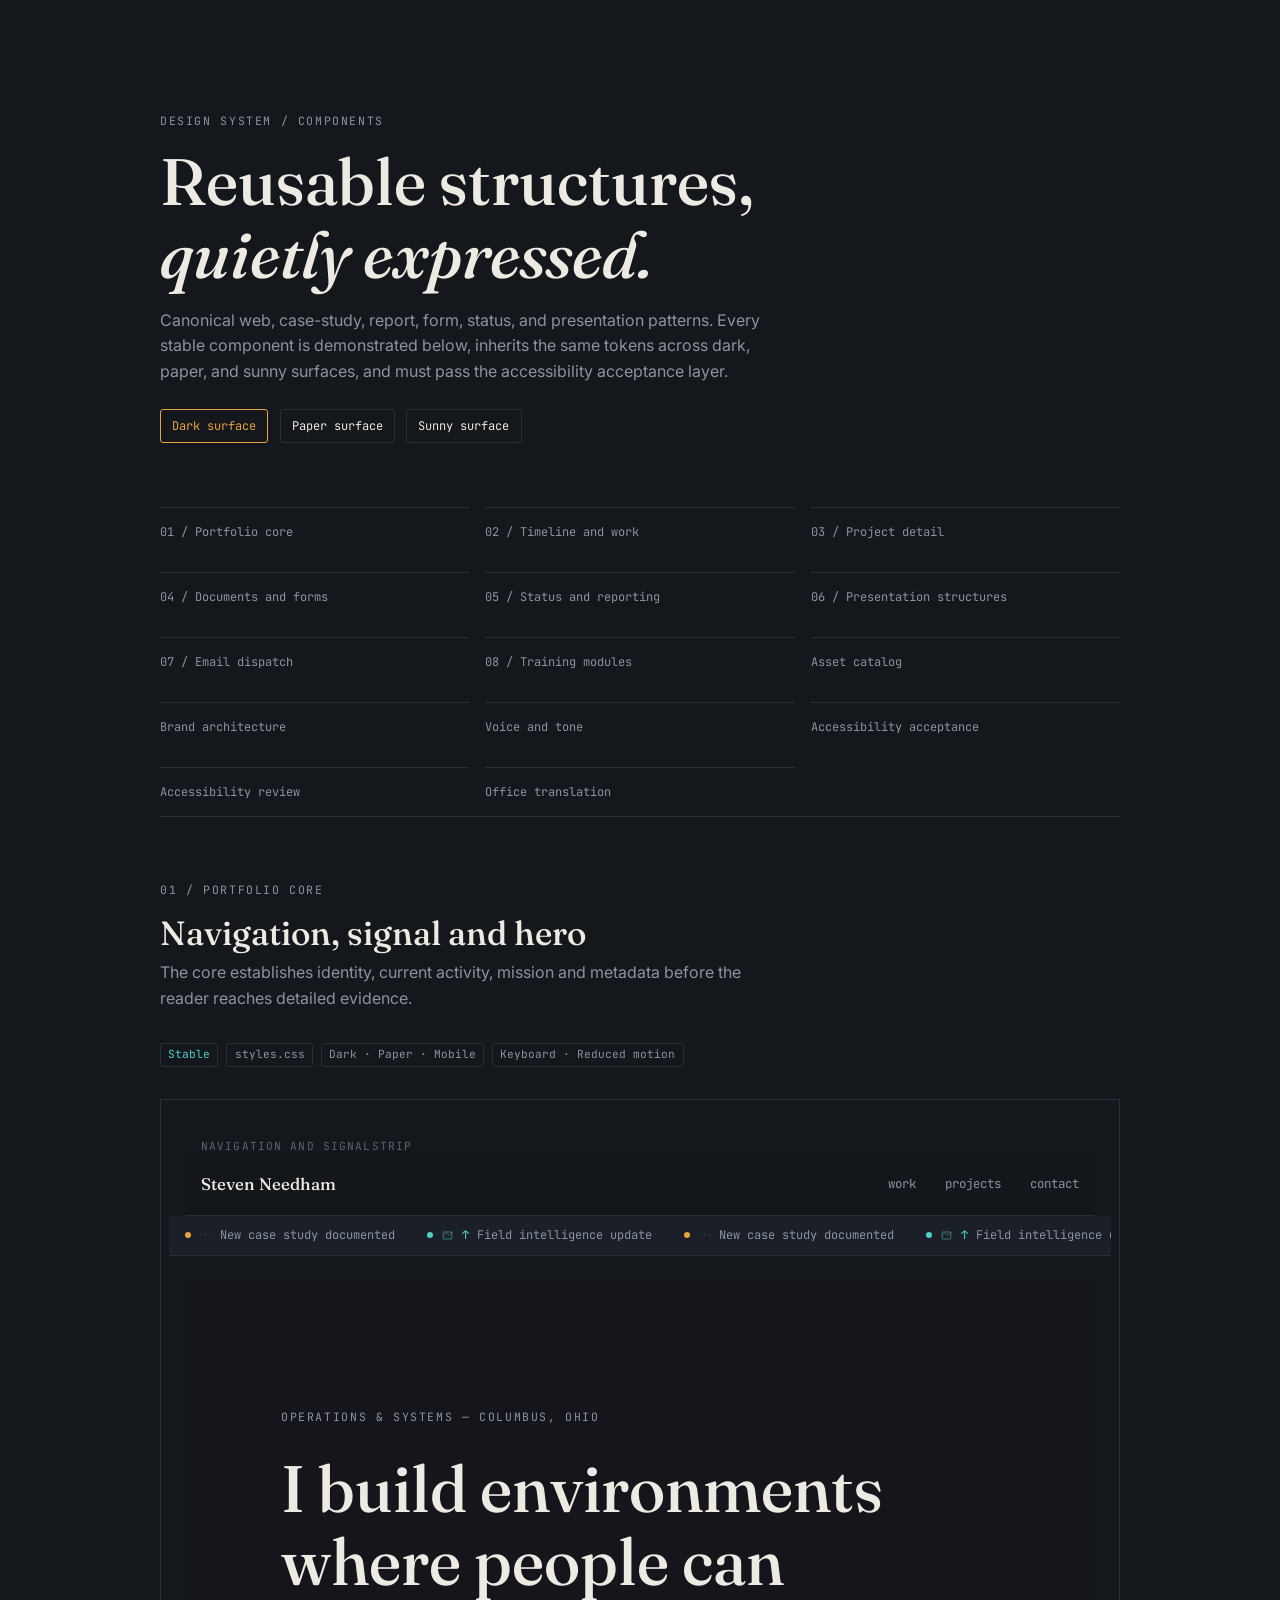
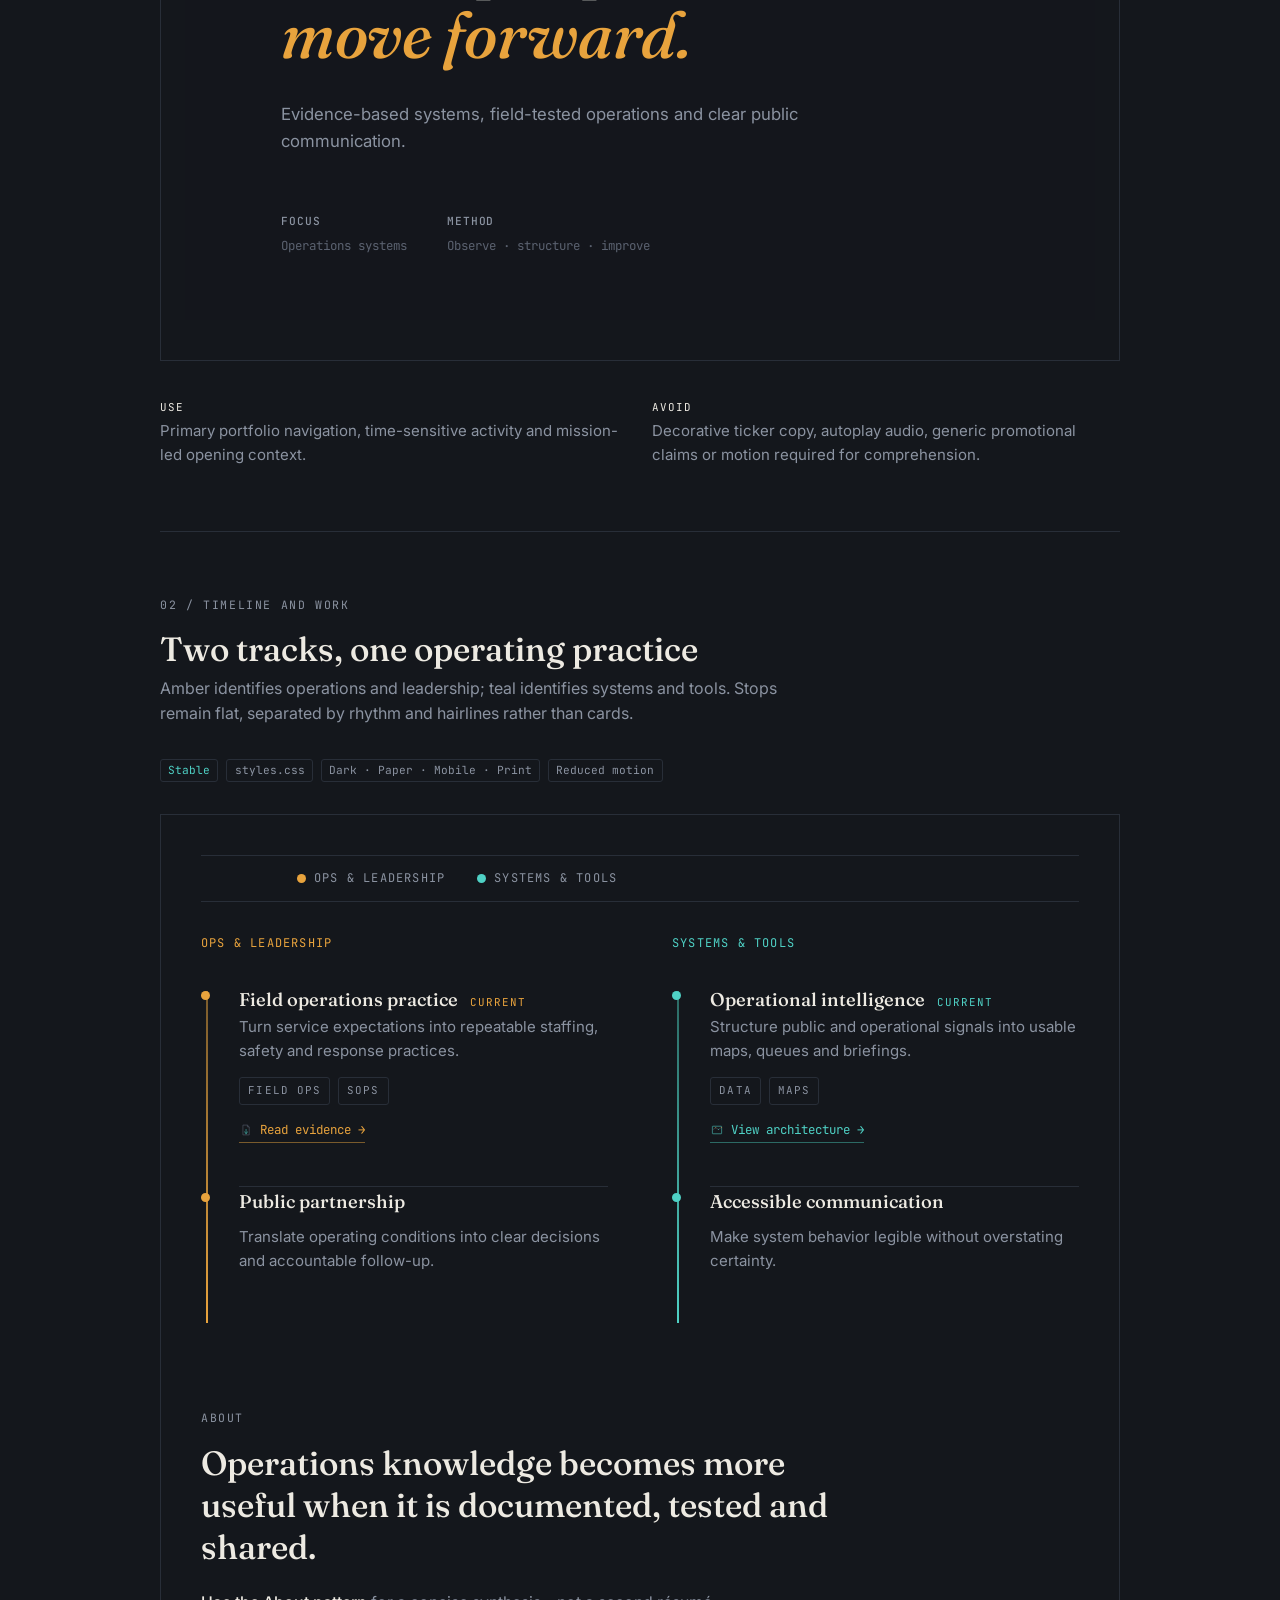
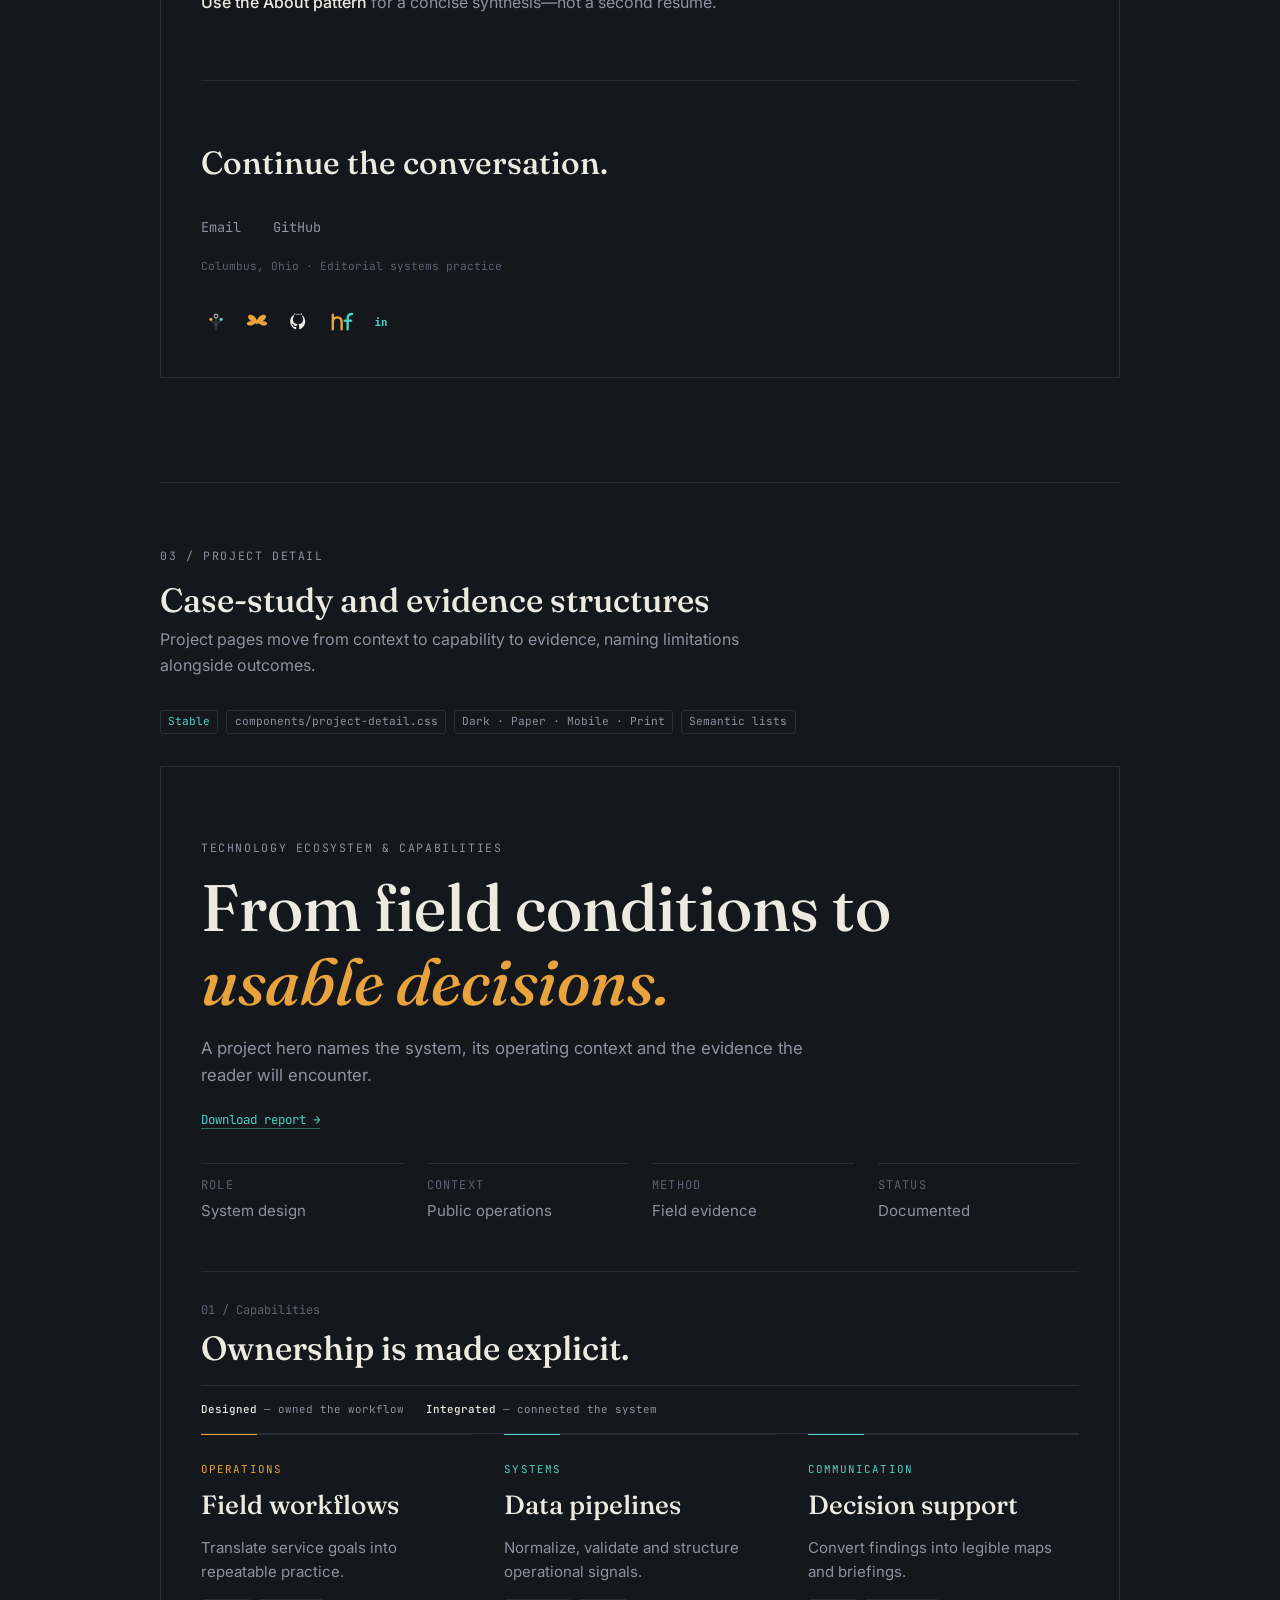
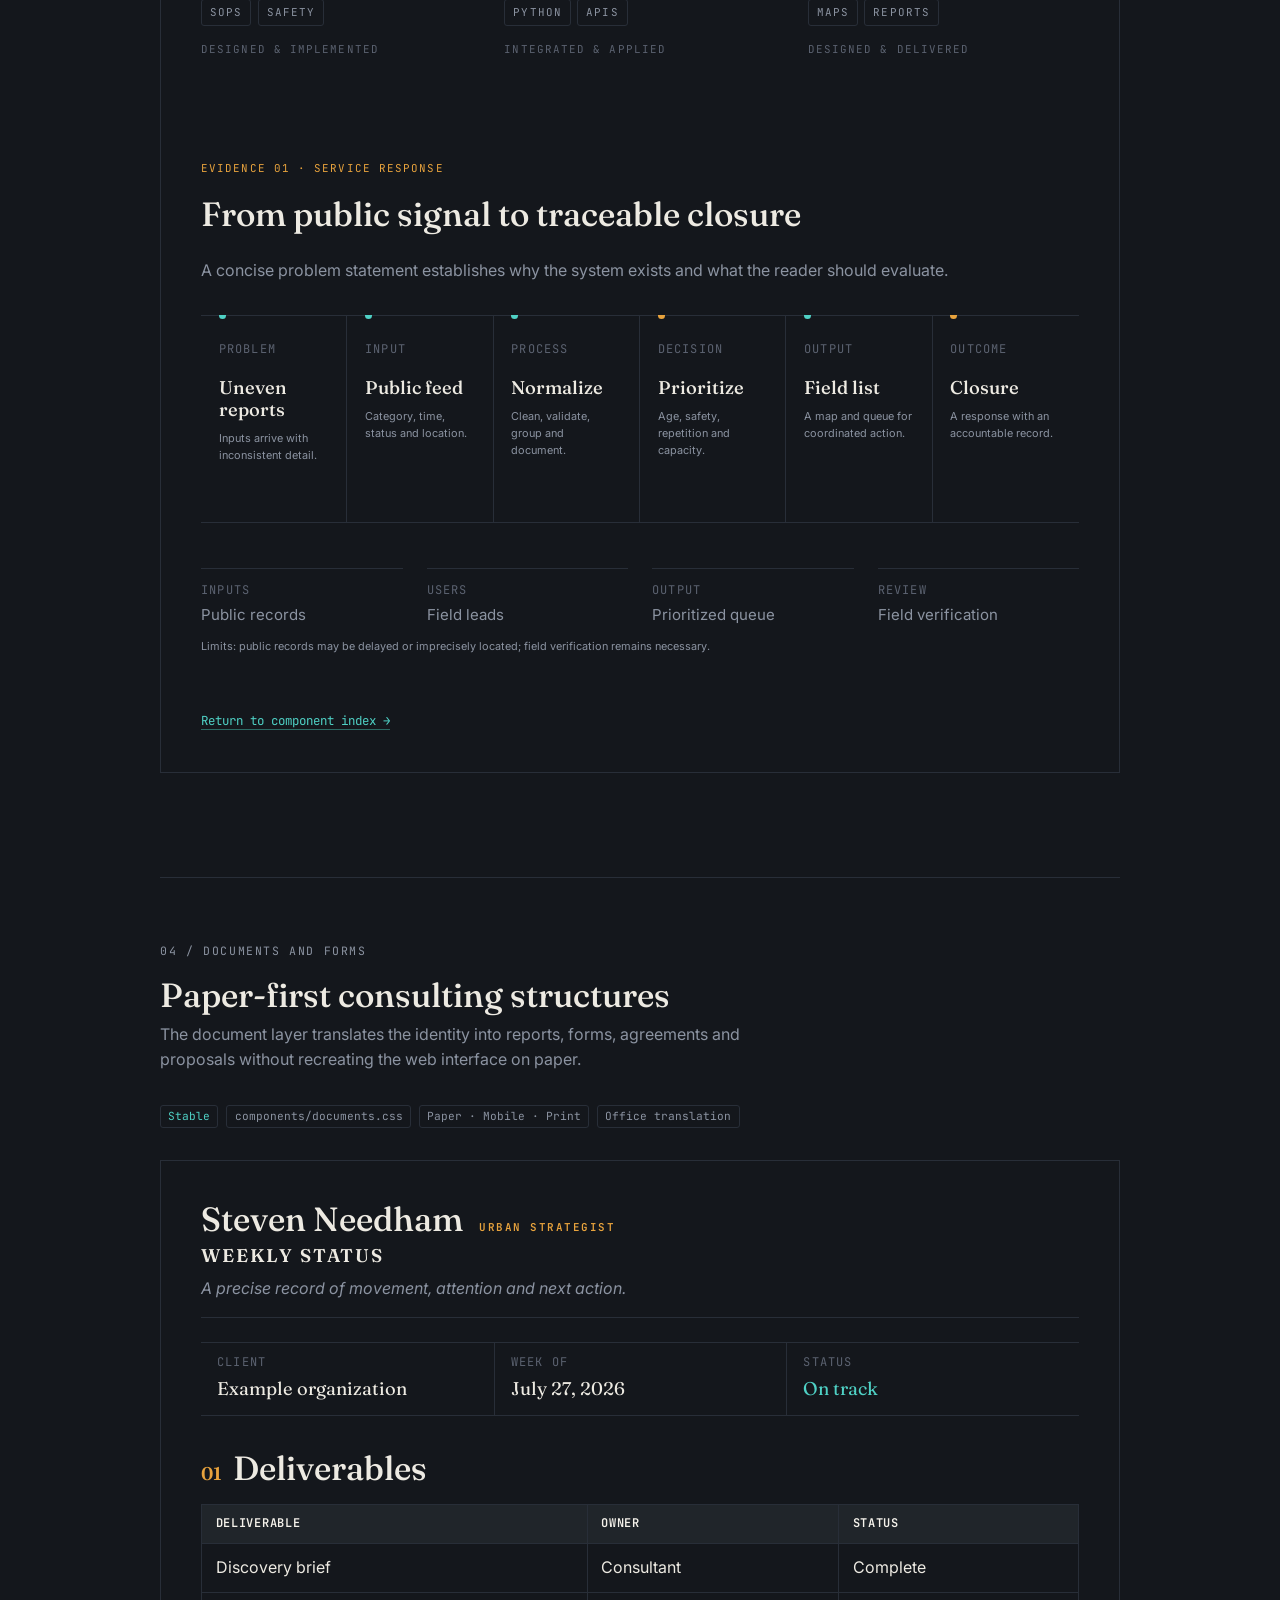
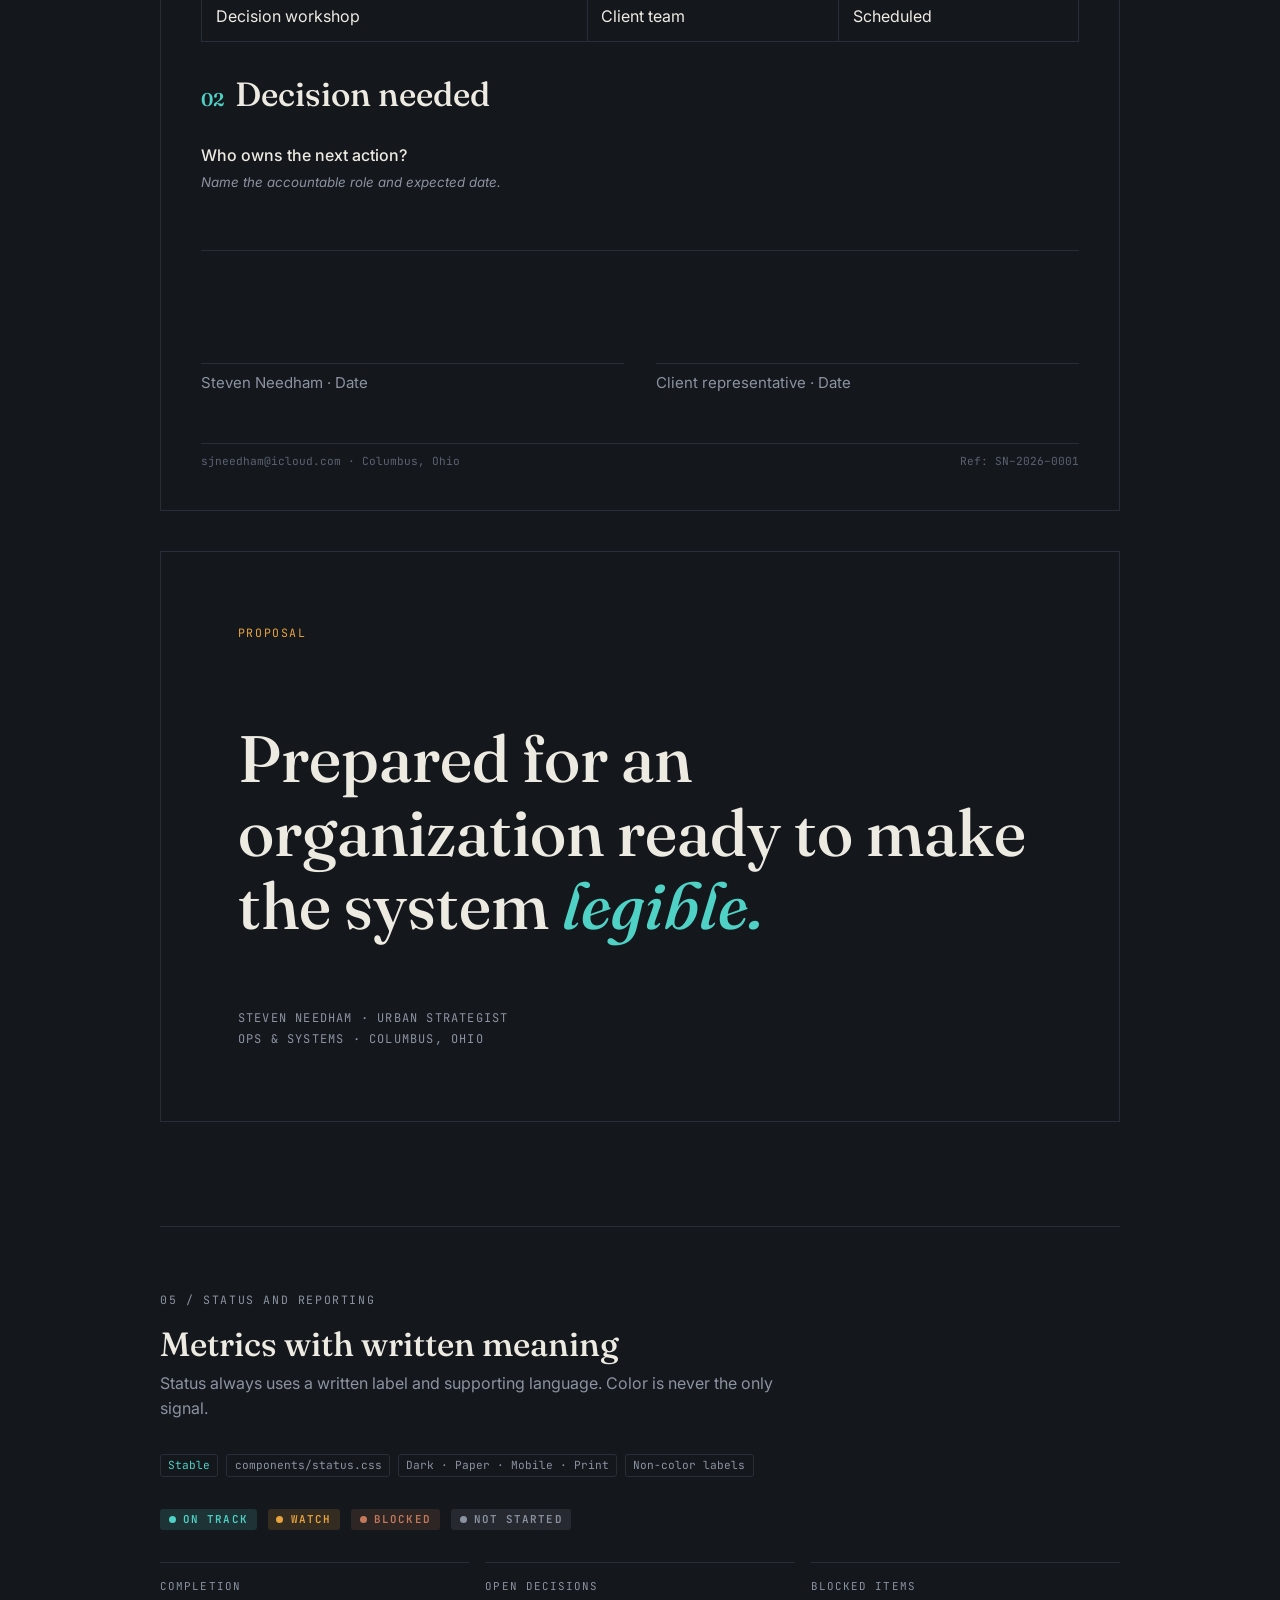
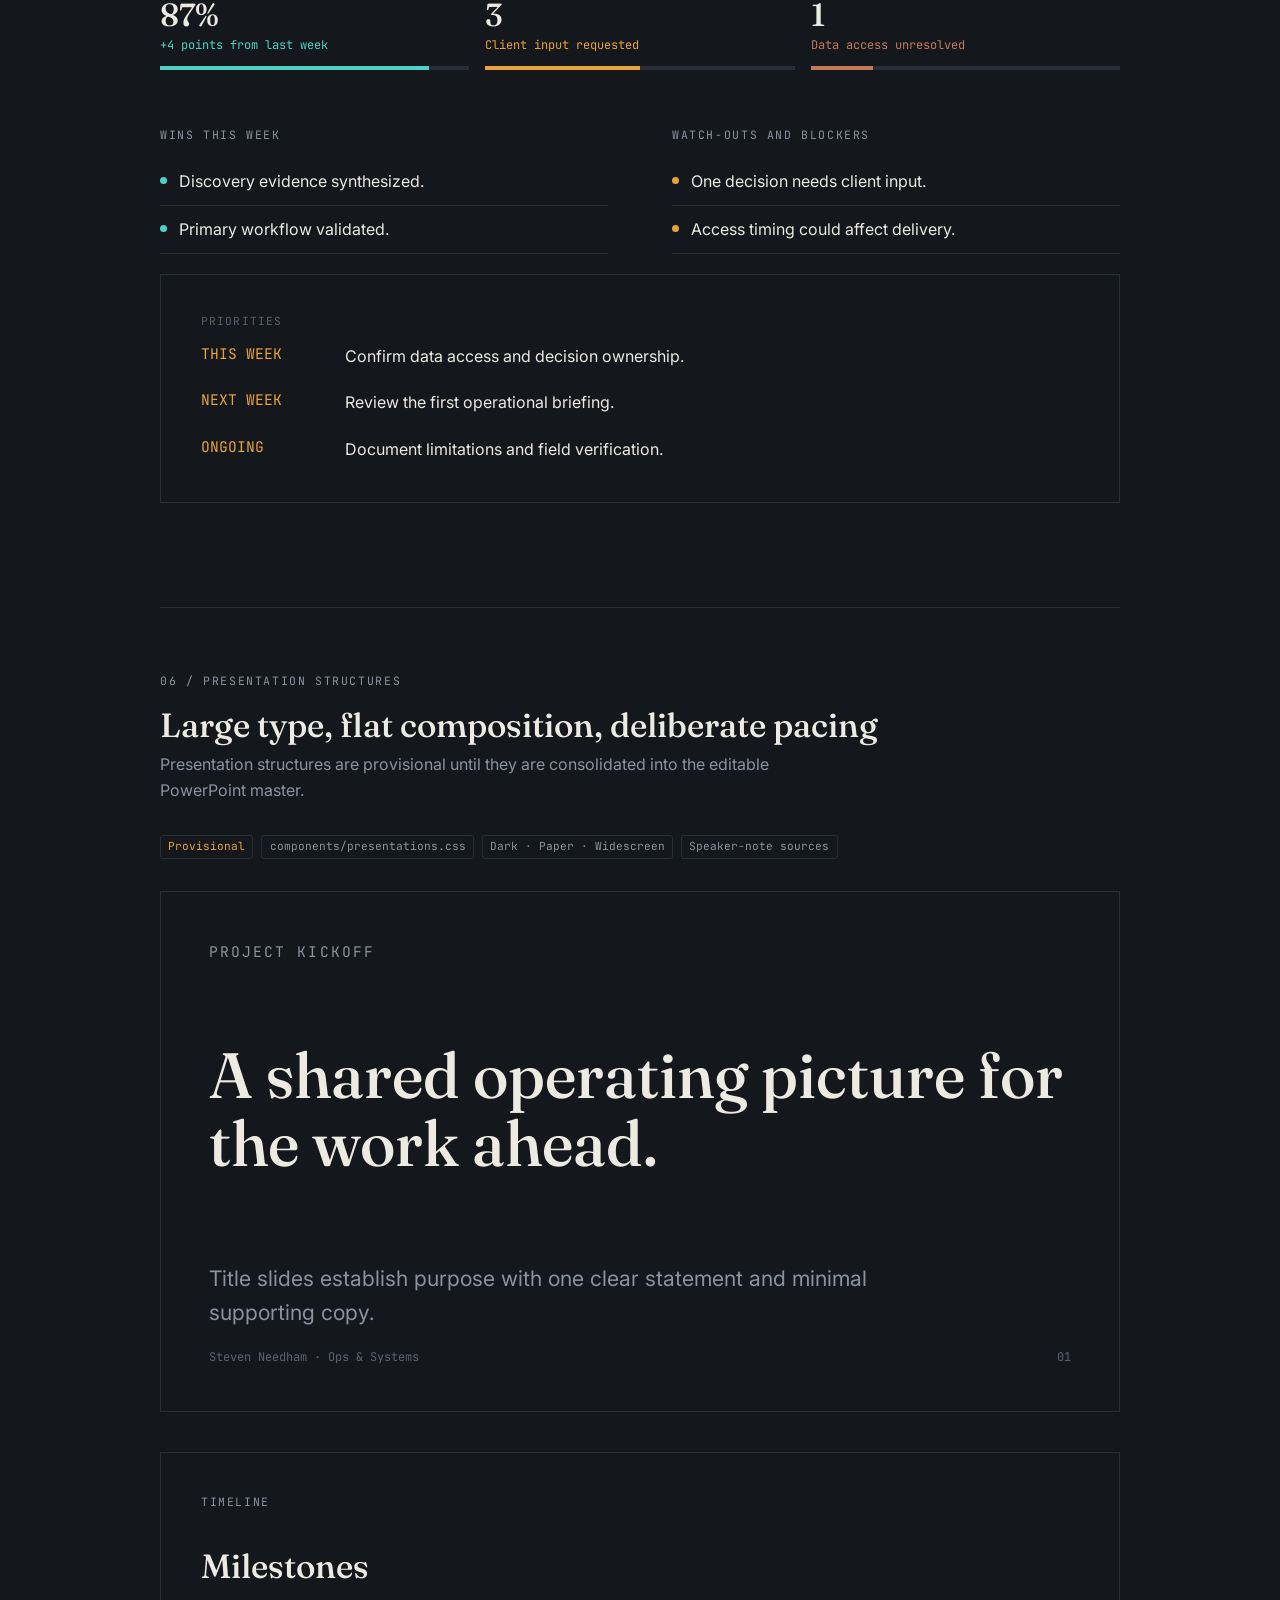
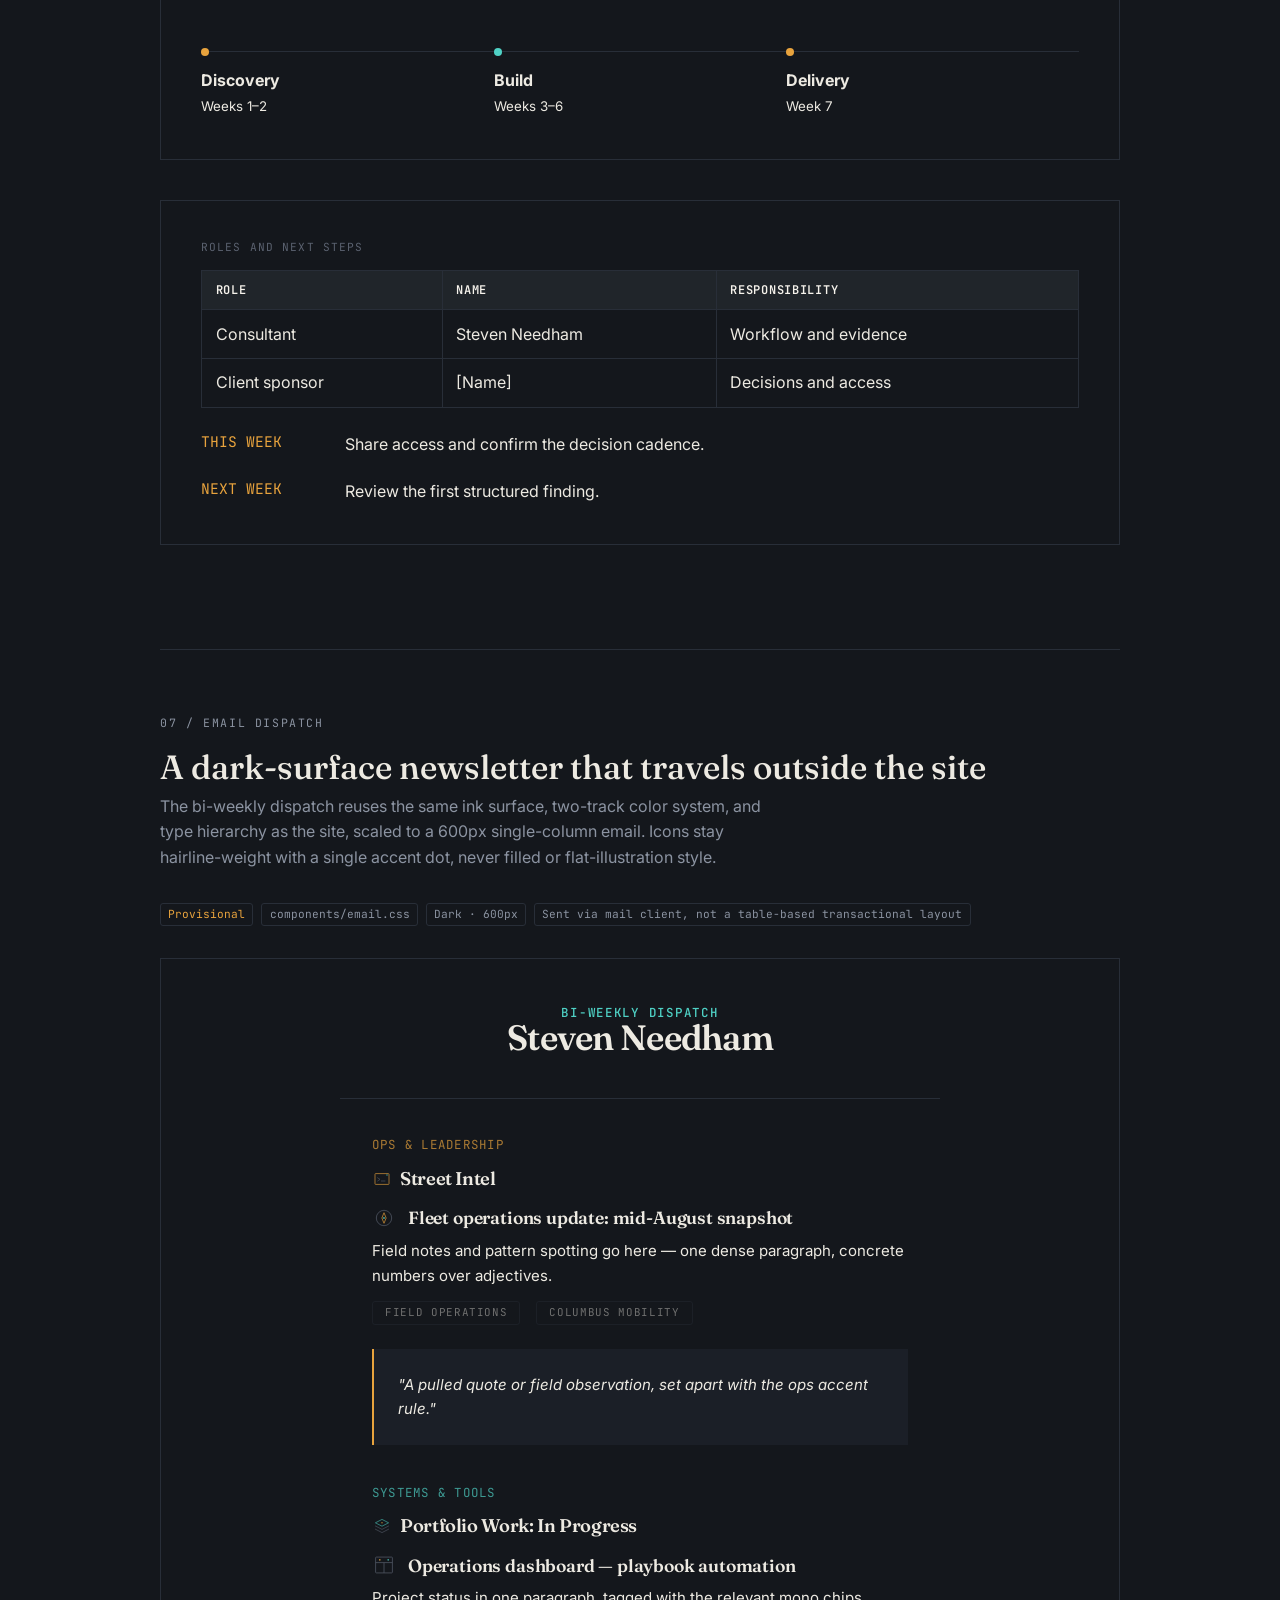
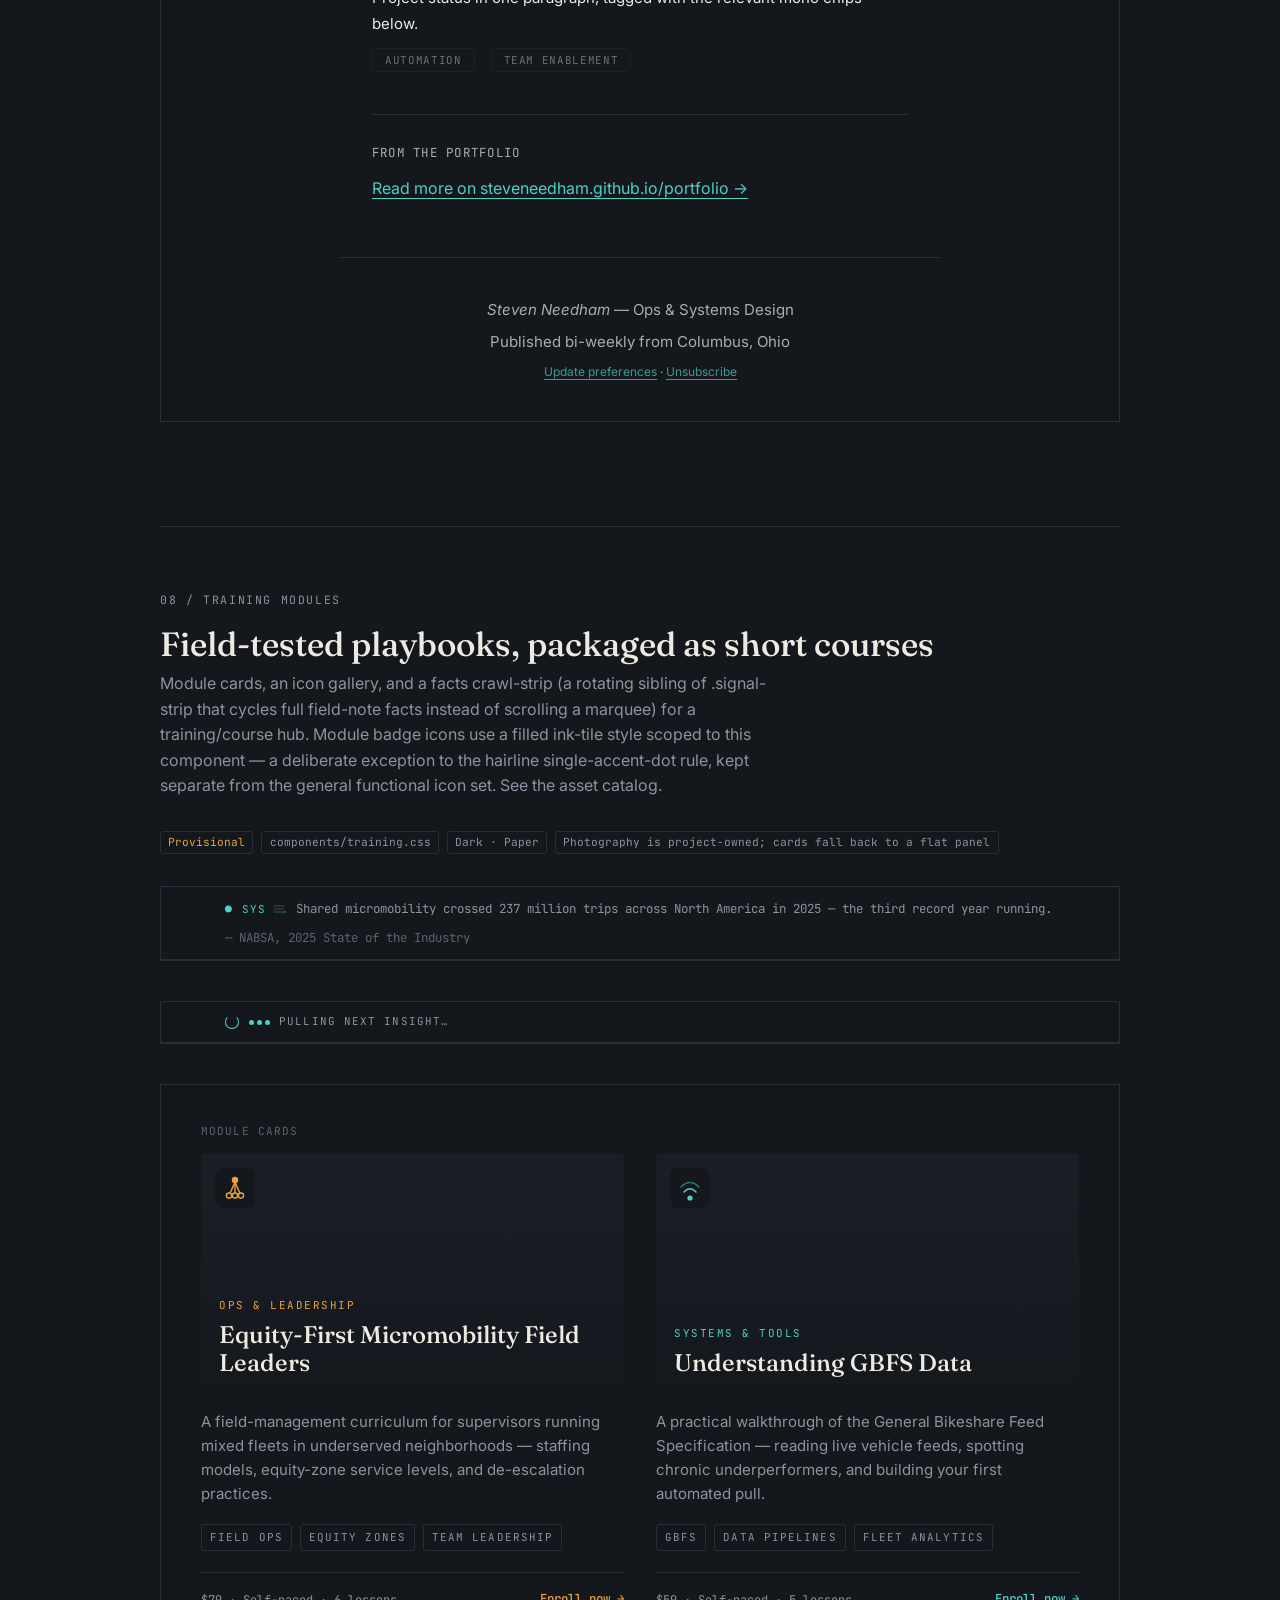
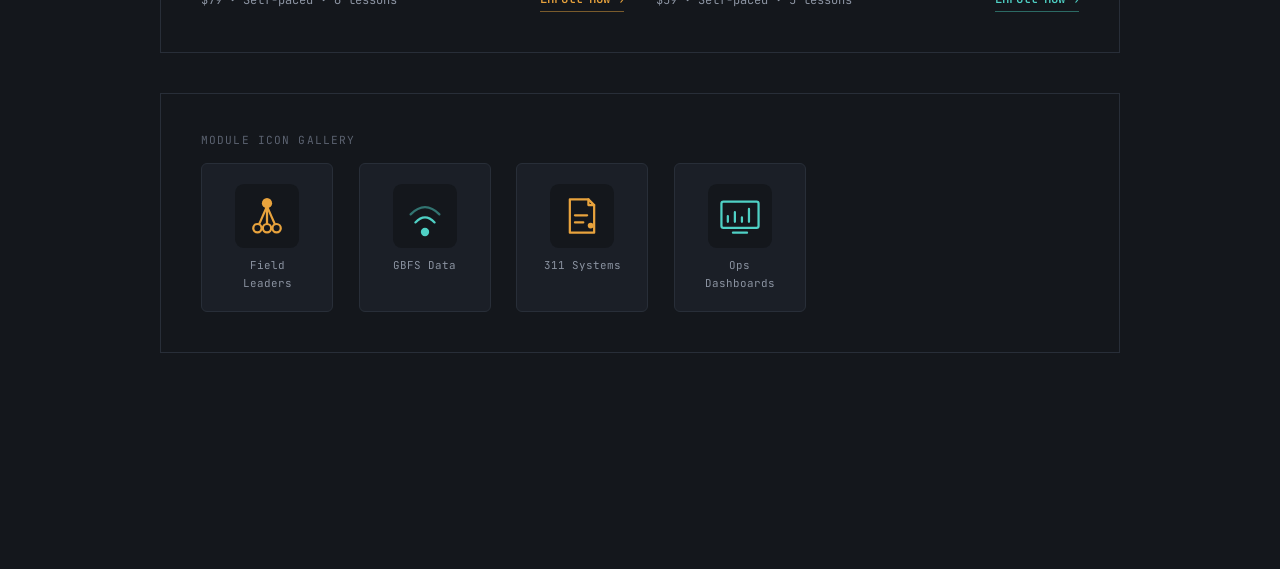
<file: guidelines/components.html>
<!doctype html>
<html lang="en">
<head>
  <meta charset="utf-8">
  <meta name="viewport" content="width=device-width, initial-scale=1">
  <title>Component specimens — Steven Needham Design System</title>
  <link rel="icon" href="../assets/icons/favicon.svg" type="image/svg+xml">
  <link rel="stylesheet" href="../bundle.css">
  <link rel="stylesheet" href="../paper.css">
  <link rel="stylesheet" href="../sunny.css">
  <style>
    .specimen{max-width:72rem;margin:auto;padding:7rem var(--space-page-x)}
    .specimen-head{max-width:62ch;margin-bottom:4rem}
    .specimen-head h1{font:500 var(--text-hero)/1.12 var(--font-display);margin:.7rem 0 1rem}
    .specimen-head p,.specimen-note{color:var(--text-muted)}
    .theme-controls{display:flex;gap:.7rem;margin-top:1.5rem}
    .theme-controls button{
      border:1px solid var(--border-default);background:transparent;color:var(--text-primary);
      padding:.5rem .7rem;border-radius:3px;font:var(--text-mono-xs) var(--font-mono)
    }
    .theme-controls button[aria-pressed="true"]{border-color:var(--accent-ops);color:var(--accent-ops)}
    .component-index{display:grid;grid-template-columns:repeat(3,1fr);gap:1rem}
    .component-index a{
      padding:1rem 0;border-top:1px solid var(--border-default);
      color:var(--text-muted);font:var(--text-mono-xs) var(--font-mono)
    }
    .specimen-section{padding:4rem 0;border-top:1px solid var(--border-default)}
    .specimen-section > h2{font:500 var(--text-h2)/1.2 var(--font-display);margin:.4rem 0}
    .specimen-note{max-width:62ch;margin:0 0 2rem}
    .component-meta{display:flex;gap:.5rem;flex-wrap:wrap;margin:.9rem 0 2rem}
    .component-meta span{
      border:1px solid var(--border-default);border-radius:3px;padding:.25rem .45rem;
      color:var(--text-muted);font:var(--text-foot)/1.2 var(--font-mono)
    }
    .component-meta .stable{color:var(--status-success)}
    .component-meta .provisional{color:var(--status-attention)}
    .demo-frame{border:1px solid var(--border-default);padding:clamp(1rem,4vw,2.5rem);margin:1.25rem 0 2.5rem}
    .demo-label{
      margin-bottom:1rem;color:var(--text-muted-dim);
      font:var(--text-foot)/1.2 var(--font-mono);letter-spacing:var(--tracking-label);text-transform:uppercase
    }
    .demo-nav{margin:-1rem -1rem 1.5rem}
    .demo-frame .nav{position:relative;padding-inline:1rem}
    .demo-frame .signal-strip{margin-inline:-1rem;padding-inline:1rem}
    .demo-frame .hero{min-height:32rem;margin-inline:-1rem}
    .demo-frame .work{padding-inline:0}
    .demo-frame .about{padding:2rem 0 4rem}
    .demo-frame .footer{padding-inline:0}
    .demo-frame .social-row{padding-inline:0;padding-bottom:0}
    .demo-frame .project-shell{padding-inline:0}
    .demo-frame .project-hero{padding-block:2rem 3rem}
    .demo-frame .project-section{padding-block:2rem}
    .demo-frame .document{padding:0}
    .demo-frame .dark-cover{min-height:32rem}
    .demo-frame .slide{width:100%;min-height:32rem;padding:clamp(1.25rem,5vw,3rem)}
    .demo-frame .slide h1{font-size:clamp(2.2rem,5vw,4rem)}
    .demo-frame .slide h2{font-size:clamp(1.8rem,4vw,3rem)}
    .swatch-row{display:flex;flex-wrap:wrap;gap:.7rem}
    .usage{
      display:grid;grid-template-columns:1fr 1fr;gap:1.5rem;margin:1.5rem 0 0;
      color:var(--text-muted);font-size:var(--text-body-sm)
    }
    .usage strong{
      display:block;margin-bottom:.35rem;color:var(--text-primary);
      font:var(--text-tag)/1.2 var(--font-mono);letter-spacing:var(--tracking-label);text-transform:uppercase
    }
    .signature-demo{padding-top:3rem}
    @media(max-width:760px){
      .component-index,.usage{grid-template-columns:1fr}
      .demo-frame .nav{align-items:flex-start;gap:1rem}
      .demo-frame .nav-links{flex-wrap:wrap;justify-content:flex-end}
      .demo-frame .hero{min-height:28rem}
    }
    @media print{
      .theme-controls{display:none}
      .specimen{padding:0}
      .specimen-section{break-before:page}
      .demo-frame{break-inside:avoid}
    }
  </style>
</head>
<body>
  <main class="specimen">
    <header class="specimen-head">
      <div class="eyebrow">Design system / Components</div>
      <h1>Reusable structures,<br><em>quietly expressed.</em></h1>
      <p>Canonical web, case-study, report, form, status, and presentation patterns. Every stable component is demonstrated below, inherits the same tokens across dark, paper, and sunny surfaces, and must pass the <a href="./accessibility.html">accessibility acceptance layer</a>.</p>
      <div class="theme-controls" aria-label="Preview surface">
        <button type="button" data-theme-choice="dark" aria-pressed="true">Dark surface</button>
        <button type="button" data-theme-choice="paper" aria-pressed="false">Paper surface</button>
        <button type="button" data-theme-choice="sunny" aria-pressed="false">Sunny surface</button>
      </div>
    </header>

    <nav class="component-index" aria-label="Component sections">
      <a href="#core">01 / Portfolio core</a>
      <a href="#timeline">02 / Timeline and work</a>
      <a href="#project">03 / Project detail</a>
      <a href="#document">04 / Documents and forms</a>
      <a href="#status">05 / Status and reporting</a>
      <a href="#presentation">06 / Presentation structures</a>
      <a href="#email">07 / Email dispatch</a>
      <a href="#training">08 / Training modules</a>
      <a href="../guidelines/assets.html">Asset catalog</a>
      <a href="../guidelines/brand-architecture.md">Brand architecture</a>
      <a href="../guidelines/voice-and-tone.md">Voice and tone</a>
      <a href="../guidelines/accessibility.html">Accessibility acceptance</a>
      <a href="../guidelines/accessibility-review.html">Accessibility review</a>
      <a href="../guidelines/office.md">Office translation</a>
    </nav>

    <section class="specimen-section" id="core">
      <div class="eyebrow">01 / Portfolio core</div>
      <h2>Navigation, signal and hero</h2>
      <p class="specimen-note">The core establishes identity, current activity, mission and metadata before the reader reaches detailed evidence.</p>
      <div class="component-meta">
        <span class="stable">Stable</span><span>styles.css</span><span>Dark · Paper · Mobile</span><span>Keyboard · Reduced motion</span>
      </div>
      <div class="demo-frame">
        <div class="demo-label">Navigation and SignalStrip</div>
        <div class="demo-nav">
          <nav class="nav" aria-label="Specimen navigation">
            <a class="nav-name" href="#core">Steven Needham</a>
            <div class="nav-links"><a href="#timeline">work</a><a href="#project">projects</a><a href="#document">contact</a></div>
          </nav>
          <div class="signal-strip" aria-label="Recent activity specimen">
            <div class="signal-track">
              <div class="signal-group">
                <span class="signal-item" data-kind="new"><span class="signal-dot"></span><img class="signal-icon" src="../assets/icons/network-hubs.svg" alt=""><a href="#project">New case study documented</a></span>
                <span class="signal-item" data-kind="trending"><span class="signal-dot"></span><img class="signal-icon" src="../assets/icons/map-layer.svg" alt=""><span class="signal-trend" aria-label="Trending">↑</span><a href="#status">Field intelligence update</a></span>
              </div>
            </div>
          </div>
        </div>
        <section class="hero">
          <div class="hero-scrim"></div>
          <div class="hero-eyebrow">Operations &amp; Systems — Columbus, Ohio</div>
          <h1>I build environments where people can <em>move forward.</em></h1>
          <p>Evidence-based systems, field-tested operations and clear public communication.</p>
          <div class="hero-meta"><div><strong>Focus</strong>Operations systems</div><div><strong>Method</strong>Observe · structure · improve</div></div>
        </section>
      </div>
      <div class="usage"><div><strong>Use</strong>Primary portfolio navigation, time-sensitive activity and mission-led opening context.</div><div><strong>Avoid</strong>Decorative ticker copy, autoplay audio, generic promotional claims or motion required for comprehension.</div></div>
    </section>

    <section class="specimen-section" id="timeline">
      <div class="eyebrow">02 / Timeline and work</div>
      <h2>Two tracks, one operating practice</h2>
      <p class="specimen-note">Amber identifies operations and leadership; teal identifies systems and tools. Stops remain flat, separated by rhythm and hairlines rather than cards.</p>
      <div class="component-meta">
        <span class="stable">Stable</span><span>styles.css</span><span>Dark · Paper · Mobile · Print</span><span>Reduced motion</span>
      </div>
      <div class="demo-frame">
        <div class="track-legend">
          <span class="legend-item" data-track="ops"><span class="legend-dot"></span>Ops &amp; Leadership</span>
          <span class="legend-item" data-track="sys"><span class="legend-dot"></span>Systems &amp; Tools</span>
        </div>
        <section class="work">
          <div>
            <div class="col-label" data-track="ops">Ops &amp; Leadership</div>
            <div class="track" data-track="ops">
              <article class="stop is-trending">
                <div class="stop-header"><h3>Field operations practice</h3><span class="trending-badge">Current</span></div>
                <p>Turn service expectations into repeatable staffing, safety and response practices.</p>
                <div class="stop-tags"><span class="tag">Field ops</span><span class="tag">SOPs</span></div>
                <a class="stop-link" href="#document"><img src="../assets/icons/document-download.svg" alt="">Read evidence →</a>
              </article>
              <article class="stop is-last"><h3>Public partnership</h3><p>Translate operating conditions into clear decisions and accountable follow-up.</p></article>
            </div>
          </div>
          <div>
            <div class="col-label" data-track="sys">Systems &amp; Tools</div>
            <div class="track" data-track="sys">
              <article class="stop is-trending">
                <div class="stop-header"><h3>Operational intelligence</h3><span class="trending-badge">Current</span></div>
                <p>Structure public and operational signals into usable maps, queues and briefings.</p>
                <div class="stop-tags"><span class="tag">Data</span><span class="tag">Maps</span></div>
                <a class="stop-link" href="#project"><img src="../assets/icons/map-layer.svg" alt="">View architecture →</a>
              </article>
              <article class="stop is-last"><h3>Accessible communication</h3><p>Make system behavior legible without overstating certainty.</p></article>
            </div>
          </div>
        </section>
        <section class="about">
          <div class="eyebrow">About</div>
          <h2>Operations knowledge becomes more useful when it is documented, tested and shared.</h2>
          <p><strong>Use the About pattern</strong> for a concise synthesis—not a second résumé.</p>
        </section>
        <footer class="footer">
          <h2>Continue the conversation.</h2>
          <ul class="footer-links"><li><a href="mailto:sjneedham@icloud.com">Email</a></li><li><a href="https://github.com/steveneedham">GitHub</a></li></ul>
          <div class="footer-note">Columbus, Ohio · Editorial systems practice</div>
        </footer>
        <div class="social-row" aria-label="Social channels">
          <a href="../assets/icons/linktree.svg" aria-label="Linktree"><img src="../assets/icons/linktree.svg" alt=""></a>
          <a href="../assets/icons/bluesky.svg" aria-label="Bluesky"><img src="../assets/icons/bluesky.svg" alt=""></a>
          <a href="../assets/icons/github.svg" aria-label="GitHub"><img src="../assets/icons/github.svg" alt=""></a>
          <a href="https://app.heyfamm.com/profile/13587/steven-needham" aria-label="Steven Needham on Hey Famm"><img src="../assets/icons/heyfamm.svg" alt=""></a>
          <a href="../assets/icons/linkedin.svg" aria-label="LinkedIn"><img src="../assets/icons/linkedin.svg" alt=""></a>
        </div>
      </div>
    </section>

    <section class="specimen-section" id="project">
      <div class="eyebrow">03 / Project detail</div>
      <h2>Case-study and evidence structures</h2>
      <p class="specimen-note">Project pages move from context to capability to evidence, naming limitations alongside outcomes.</p>
      <div class="component-meta">
        <span class="stable">Stable</span><span>components/project-detail.css</span><span>Dark · Paper · Mobile · Print</span><span>Semantic lists</span>
      </div>
      <div class="demo-frame">
        <div class="project-shell">
          <header class="project-hero">
            <div class="eyebrow">Technology ecosystem &amp; capabilities</div>
            <h1>From field conditions to <em>usable decisions.</em></h1>
            <p class="project-lede">A project hero names the system, its operating context and the evidence the reader will encounter.</p>
            <a class="project-download" href="../assets/icons/document-download.svg" download>Download report →</a>
            <dl class="project-meta">
              <div><dt>Role</dt><dd>System design</dd></div><div><dt>Context</dt><dd>Public operations</dd></div><div><dt>Method</dt><dd>Field evidence</dd></div><div><dt>Status</dt><dd>Documented</dd></div>
            </dl>
          </header>
          <section class="project-section">
            <div class="section-index">01 / Capabilities</div>
            <h2>Ownership is made explicit.</h2>
            <div class="project-legend"><span><b>Designed</b> — owned the workflow</span><span><b>Integrated</b> — connected the system</span></div>
            <div class="capability-grid">
              <article class="capability" data-track="ops"><div class="capability-label">Operations</div><h3>Field workflows</h3><p>Translate service goals into repeatable practice.</p><div class="capability-skills"><span class="tag">SOPs</span><span class="tag">Safety</span></div><span class="capability-level">Designed &amp; implemented</span></article>
              <article class="capability" data-track="sys"><div class="capability-label">Systems</div><h3>Data pipelines</h3><p>Normalize, validate and structure operational signals.</p><div class="capability-skills"><span class="tag">Python</span><span class="tag">APIs</span></div><span class="capability-level">Integrated &amp; applied</span></article>
              <article class="capability" data-track="sys"><div class="capability-label">Communication</div><h3>Decision support</h3><p>Convert findings into legible maps and briefings.</p><div class="capability-skills"><span class="tag">Maps</span><span class="tag">Reports</span></div><span class="capability-level">Designed &amp; delivered</span></article>
            </div>
          </section>
          <article class="evidence">
            <div class="evidence-index">Evidence 01 · Service response</div>
            <h3>From public signal to traceable closure</h3>
            <p class="evidence-problem">A concise problem statement establishes why the system exists and what the reader should evaluate.</p>
            <div class="evidence-flow" role="list" aria-label="Example evidence flow">
              <div class="evidence-stage" role="listitem"><small>Problem</small><strong>Uneven reports</strong><p>Inputs arrive with inconsistent detail.</p></div>
              <div class="evidence-stage" role="listitem"><small>Input</small><strong>Public feed</strong><p>Category, time, status and location.</p></div>
              <div class="evidence-stage" role="listitem"><small>Process</small><strong>Normalize</strong><p>Clean, validate, group and document.</p></div>
              <div class="evidence-stage" data-kind="decision" role="listitem"><small>Decision</small><strong>Prioritize</strong><p>Age, safety, repetition and capacity.</p></div>
              <div class="evidence-stage" role="listitem"><small>Output</small><strong>Field list</strong><p>A map and queue for coordinated action.</p></div>
              <div class="evidence-stage" data-kind="outcome" role="listitem"><small>Outcome</small><strong>Closure</strong><p>A response with an accountable record.</p></div>
            </div>
            <dl class="evidence-meta">
              <div><dt>Inputs</dt><dd>Public records</dd></div><div><dt>Users</dt><dd>Field leads</dd></div><div><dt>Output</dt><dd>Prioritized queue</dd></div><div><dt>Review</dt><dd>Field verification</dd></div>
            </dl>
            <p class="evidence-limits">Limits: public records may be delayed or imprecisely located; field verification remains necessary.</p>
          </article>
          <a class="project-back" href="#core">Return to component index →</a>
        </div>
      </div>
    </section>

    <section class="specimen-section" id="document">
      <div class="eyebrow">04 / Documents and forms</div>
      <h2>Paper-first consulting structures</h2>
      <p class="specimen-note">The document layer translates the identity into reports, forms, agreements and proposals without recreating the web interface on paper.</p>
      <div class="component-meta">
        <span class="stable">Stable</span><span>components/documents.css</span><span>Paper · Mobile · Print</span><span>Office translation</span>
      </div>
      <div class="demo-frame">
        <article class="document">
          <header class="document-header">
            <div class="document-brandline"><span class="document-name">Steven Needham</span><span class="document-descriptor">Urban strategist</span></div>
            <div class="document-title">Weekly status</div>
            <p class="document-subtitle">A precise record of movement, attention and next action.</p>
          </header>
          <dl class="metadata-band" style="--metadata-columns:3">
            <div><dt>Client</dt><dd>Example organization</dd></div><div><dt>Week of</dt><dd>July 27, 2026</dd></div><div><dt>Status</dt><dd data-emphasis="sys">On track</dd></div>
          </dl>
          <div class="numbered-heading"><span class="number">01</span><h3>Deliverables</h3></div>
          <table class="document-table">
            <thead><tr><th>Deliverable</th><th>Owner</th><th>Status</th></tr></thead>
            <tbody><tr><td>Discovery brief</td><td>Consultant</td><td>Complete</td></tr><tr><td>Decision workshop</td><td>Client team</td><td>Scheduled</td></tr></tbody>
          </table>
          <div class="numbered-heading" data-track="sys"><span class="number">02</span><h3>Decision needed</h3></div>
          <div class="form-prompt"><strong>Who owns the next action?</strong><small>Name the accountable role and expected date.</small></div>
          <div class="signature-grid signature-demo"><div class="signature-line">Steven Needham · Date</div><div class="signature-line">Client representative · Date</div></div>
          <footer class="document-footer"><span>sjneedham@icloud.com · Columbus, Ohio</span><span>Ref: SN–2026–0001</span></footer>
        </article>
      </div>
      <div class="demo-frame" style="padding:0">
        <section class="dark-cover">
          <div class="eyebrow">Proposal</div>
          <h1>Prepared for an organization ready to make the system <em>legible.</em></h1>
          <div class="dark-cover-meta">STEVEN NEEDHAM · URBAN STRATEGIST<br>OPS &amp; SYSTEMS · COLUMBUS, OHIO</div>
        </section>
      </div>
    </section>

    <section class="specimen-section" id="status">
      <div class="eyebrow">05 / Status and reporting</div>
      <h2>Metrics with written meaning</h2>
      <p class="specimen-note">Status always uses a written label and supporting language. Color is never the only signal.</p>
      <div class="component-meta">
        <span class="stable">Stable</span><span>components/status.css</span><span>Dark · Paper · Mobile · Print</span><span>Non-color labels</span>
      </div>
      <div class="swatch-row">
        <span class="status" data-status="success">On track</span><span class="status" data-status="attention">Watch</span><span class="status" data-status="risk">Blocked</span><span class="status" data-status="neutral">Not started</span>
      </div>
      <div class="kpi-row" style="margin-top:2rem">
        <article class="kpi" data-status="success"><div class="kpi-label">Completion</div><div class="kpi-value">87%</div><div class="kpi-delta">+4 points from last week</div><div class="kpi-bar" style="--progress:87%"><span></span></div></article>
        <article class="kpi" data-status="attention"><div class="kpi-label">Open decisions</div><div class="kpi-value">3</div><div class="kpi-delta">Client input requested</div><div class="kpi-bar" style="--progress:50%"><span></span></div></article>
        <article class="kpi" data-status="risk"><div class="kpi-label">Blocked items</div><div class="kpi-value">1</div><div class="kpi-delta">Data access unresolved</div><div class="kpi-bar" style="--progress:20%"><span></span></div></article>
      </div>
      <div class="status-columns" style="margin-top:2.5rem">
        <section><div class="eyebrow">Wins this week</div><ul class="status-list" data-status="success"><li>Discovery evidence synthesized.</li><li>Primary workflow validated.</li></ul></section>
        <section><div class="eyebrow">Watch-outs and blockers</div><ul class="status-list" data-status="attention"><li>One decision needs client input.</li><li>Access timing could affect delivery.</li></ul></section>
      </div>
      <div class="demo-frame">
        <div class="demo-label">Priorities</div>
        <div class="action-list">
          <div class="action-item"><strong>This week</strong><span>Confirm data access and decision ownership.</span></div>
          <div class="action-item"><strong>Next week</strong><span>Review the first operational briefing.</span></div>
          <div class="action-item"><strong>Ongoing</strong><span>Document limitations and field verification.</span></div>
        </div>
      </div>
    </section>

    <section class="specimen-section" id="presentation">
      <div class="eyebrow">06 / Presentation structures</div>
      <h2>Large type, flat composition, deliberate pacing</h2>
      <p class="specimen-note">Presentation structures are provisional until they are consolidated into the editable PowerPoint master.</p>
      <div class="component-meta">
        <span class="provisional">Provisional</span><span>components/presentations.css</span><span>Dark · Paper · Widescreen</span><span>Speaker-note sources</span>
      </div>
      <div class="demo-frame" style="padding:0">
        <section class="slide">
          <div class="eyebrow">Project kickoff</div>
          <h1>A shared operating picture for the work ahead.</h1>
          <p class="project-lede">Title slides establish purpose with one clear statement and minimal supporting copy.</p>
          <footer class="slide-footer"><span>Steven Needham · Ops &amp; Systems</span><span>01</span></footer>
        </section>
      </div>
      <div class="demo-frame">
        <div class="eyebrow">Timeline</div>
        <h3 style="font:500 var(--text-h2) var(--font-display)">Milestones</h3>
        <div class="milestone-rail" style="--milestones:3;margin-top:4rem">
          <div class="milestone"><strong>Discovery</strong><br><small>Weeks 1–2</small></div><div class="milestone" data-track="sys"><strong>Build</strong><br><small>Weeks 3–6</small></div><div class="milestone"><strong>Delivery</strong><br><small>Week 7</small></div>
        </div>
      </div>
      <div class="demo-frame">
        <div class="demo-label">Roles and next steps</div>
        <table class="document-table">
          <thead><tr><th>Role</th><th>Name</th><th>Responsibility</th></tr></thead>
          <tbody><tr><td>Consultant</td><td>Steven Needham</td><td>Workflow and evidence</td></tr><tr><td>Client sponsor</td><td>[Name]</td><td>Decisions and access</td></tr></tbody>
        </table>
        <div class="action-list">
          <div class="action-item"><strong>This week</strong><span>Share access and confirm the decision cadence.</span></div>
          <div class="action-item"><strong>Next week</strong><span>Review the first structured finding.</span></div>
        </div>
      </div>
    </section>

    <section class="specimen-section" id="email">
      <div class="eyebrow">07 / Email dispatch</div>
      <h2>A dark-surface newsletter that travels outside the site</h2>
      <p class="specimen-note">The bi-weekly dispatch reuses the same ink surface, two-track color system, and type hierarchy as the site, scaled to a 600px single-column email. Icons stay hairline-weight with a single accent dot, never filled or flat-illustration style.</p>
      <div class="component-meta">
        <span class="provisional">Provisional</span><span>components/email.css</span><span>Dark · 600px</span><span>Sent via mail client, not a table-based transactional layout</span>
      </div>
      <div class="demo-frame" style="padding:0">
        <div class="email">
          <header class="email-header">
            <p class="email-cadence">bi-weekly dispatch</p>
            <h1>Steven Needham</h1>
          </header>
          <div class="email-content">
            <section class="email-section">
              <p class="email-section-label" data-track="ops">ops &amp; leadership</p>
              <h3><img class="email-icon" data-size="section" src="../assets/icons/console.svg" alt="">Street Intel</h3>
              <div class="email-item">
                <h4><img class="email-icon" src="../assets/icons/compass.svg" alt="">Fleet operations update: mid-August snapshot</h4>
                <p>Field notes and pattern spotting go here — one dense paragraph, concrete numbers over adjectives.</p>
                <div class="email-item-meta"><span class="email-tag">field operations</span><span class="email-tag">columbus mobility</span></div>
              </div>
              <div class="email-insight">
                <p>"A pulled quote or field observation, set apart with the ops accent rule."</p>
              </div>
            </section>
            <section class="email-section">
              <p class="email-section-label" data-track="sys">systems &amp; tools</p>
              <h3><img class="email-icon" data-size="section" src="../assets/icons/stack.svg" alt="">Portfolio Work: In Progress</h3>
              <div class="email-item">
                <h4><img class="email-icon" src="../assets/icons/dashboard.svg" alt="">Operations dashboard — playbook automation</h4>
                <p>Project status in one paragraph, tagged with the relevant mono chips below.</p>
                <div class="email-item-meta"><span class="email-tag">automation</span><span class="email-tag">team enablement</span></div>
              </div>
            </section>
            <div class="email-divider"></div>
            <section class="email-section">
              <p class="email-section-label">from the portfolio</p>
              <p><a class="email-cta-link" href="#">Read more on steveneedham.github.io/portfolio →</a></p>
            </section>
          </div>
          <footer class="email-footer">
            <p><em>Steven Needham</em> — Ops &amp; Systems Design</p>
            <p>Published bi-weekly from Columbus, Ohio</p>
            <p class="email-footer-links"><a class="email-cta-link" href="#">Update preferences</a> · <a class="email-cta-link" href="#">Unsubscribe</a></p>
          </footer>
        </div>
      </div>
    </section>

    <section class="specimen-section" id="training">
      <div class="eyebrow">08 / Training modules</div>
      <h2>Field-tested playbooks, packaged as short courses</h2>
      <p class="specimen-note">Module cards, an icon gallery, and a facts crawl-strip (a rotating sibling of .signal-strip that cycles full field-note facts instead of scrolling a marquee) for a training/course hub. Module badge icons use a filled ink-tile style scoped to this component — a deliberate exception to the hairline single-accent-dot rule, kept separate from the general functional icon set. See <a href="./assets.html#training">the asset catalog</a>.</p>
      <div class="component-meta">
        <span class="provisional">Provisional</span><span>components/training.css</span><span>Dark · Paper</span><span>Photography is project-owned; cards fall back to a flat panel</span>
      </div>
      <div class="demo-frame" style="padding:0">
        <div class="crawl-strip">
          <span class="crawl-fact is-visible">
            <span class="crawl-dot" style="color:var(--accent-sys)">●</span>
            <span class="crawl-label" style="color:var(--accent-sys)">SYS <img src="../assets/icons/crawl-movement.svg" alt=""></span>
            <span>Shared micromobility crossed 237 million trips across North America in 2025 — the third record year running.</span>
            <span class="crawl-source">— NABSA, 2025 State of the Industry</span>
          </span>
        </div>
      </div>
      <div class="demo-frame" style="padding:0">
        <div class="crawl-strip">
          <span class="crawl-thinking">
            <span class="crawl-spinner"></span>
            <span class="crawl-dots"><span></span><span></span><span></span></span>
            <span class="crawl-thinking-label">Pulling next insight…</span>
          </span>
        </div>
      </div>
      <div class="demo-frame">
        <div class="demo-label">Module cards</div>
        <div class="module-grid" style="padding:0;gap:2rem">
          <div class="module-card" data-track="ops">
            <div class="module-cover">
              <div class="module-cover-media"></div>
              <div class="module-cover-scrim"></div>
              <div class="module-icon-badge" aria-hidden="true" style="background-image:url(../assets/icons/module-equity-leaders.svg)"></div>
              <div class="module-cover-meta">
                <div class="module-track-label">Ops &amp; leadership</div>
                <h3 class="module-title">Equity-First Micromobility Field Leaders</h3>
              </div>
            </div>
            <p class="module-body">A field-management curriculum for supervisors running mixed fleets in underserved neighborhoods — staffing models, equity-zone service levels, and de-escalation practices.</p>
            <div class="module-tags">
              <span class="tag">Field ops</span><span class="tag">Equity zones</span><span class="tag">Team leadership</span>
            </div>
            <div class="module-pricing">
              <span class="module-price">$79 · Self-paced · 6 lessons</span>
              <a class="module-cta" href="#">Enroll now →</a>
            </div>
          </div>
          <div class="module-card" data-track="sys">
            <div class="module-cover">
              <div class="module-cover-media"></div>
              <div class="module-cover-scrim"></div>
              <div class="module-icon-badge" aria-hidden="true" style="background-image:url(../assets/icons/module-gbfs-data.svg)"></div>
              <div class="module-cover-meta">
                <div class="module-track-label">Systems &amp; tools</div>
                <h3 class="module-title">Understanding GBFS Data</h3>
              </div>
            </div>
            <p class="module-body">A practical walkthrough of the General Bikeshare Feed Specification — reading live vehicle feeds, spotting chronic underperformers, and building your first automated pull.</p>
            <div class="module-tags">
              <span class="tag">GBFS</span><span class="tag">Data pipelines</span><span class="tag">Fleet analytics</span>
            </div>
            <div class="module-pricing">
              <span class="module-price">$59 · Self-paced · 5 lessons</span>
              <a class="module-cta" href="#">Enroll now →</a>
            </div>
          </div>
        </div>
      </div>
      <div class="demo-frame">
        <div class="demo-label">Module icon gallery</div>
        <div class="icon-gallery" style="padding:0">
          <div class="icon-gallery-tile">
            <div class="icon-gallery-glyph" aria-hidden="true" style="background-image:url(../assets/icons/module-equity-leaders.svg)"></div>
            <span class="icon-gallery-label">Field Leaders</span>
          </div>
          <div class="icon-gallery-tile">
            <div class="icon-gallery-glyph" aria-hidden="true" style="background-image:url(../assets/icons/module-gbfs-data.svg)"></div>
            <span class="icon-gallery-label">GBFS Data</span>
          </div>
          <div class="icon-gallery-tile">
            <div class="icon-gallery-glyph" aria-hidden="true" style="background-image:url(../assets/icons/module-311.svg)"></div>
            <span class="icon-gallery-label">311 Systems</span>
          </div>
          <div class="icon-gallery-tile">
            <div class="icon-gallery-glyph" aria-hidden="true" style="background-image:url(../assets/icons/module-ops-dashboards.svg)"></div>
            <span class="icon-gallery-label">Ops Dashboards</span>
          </div>
        </div>
      </div>
    </section>
  </main>
  <script src="../scripts/components.js"></script>
  <script>
    // Theme switcher for component specimens
    const themeButtons = document.querySelectorAll('.theme-controls button');
    themeButtons.forEach(button => {
      button.addEventListener('click', () => {
        const theme = button.dataset.themeChoice;
        themeButtons.forEach(b => b.setAttribute('aria-pressed', 'false'));
        button.setAttribute('aria-pressed', 'true');
        document.documentElement.setAttribute('data-theme', theme);
      });
    });
  </script>
</body>
</html>
</file>
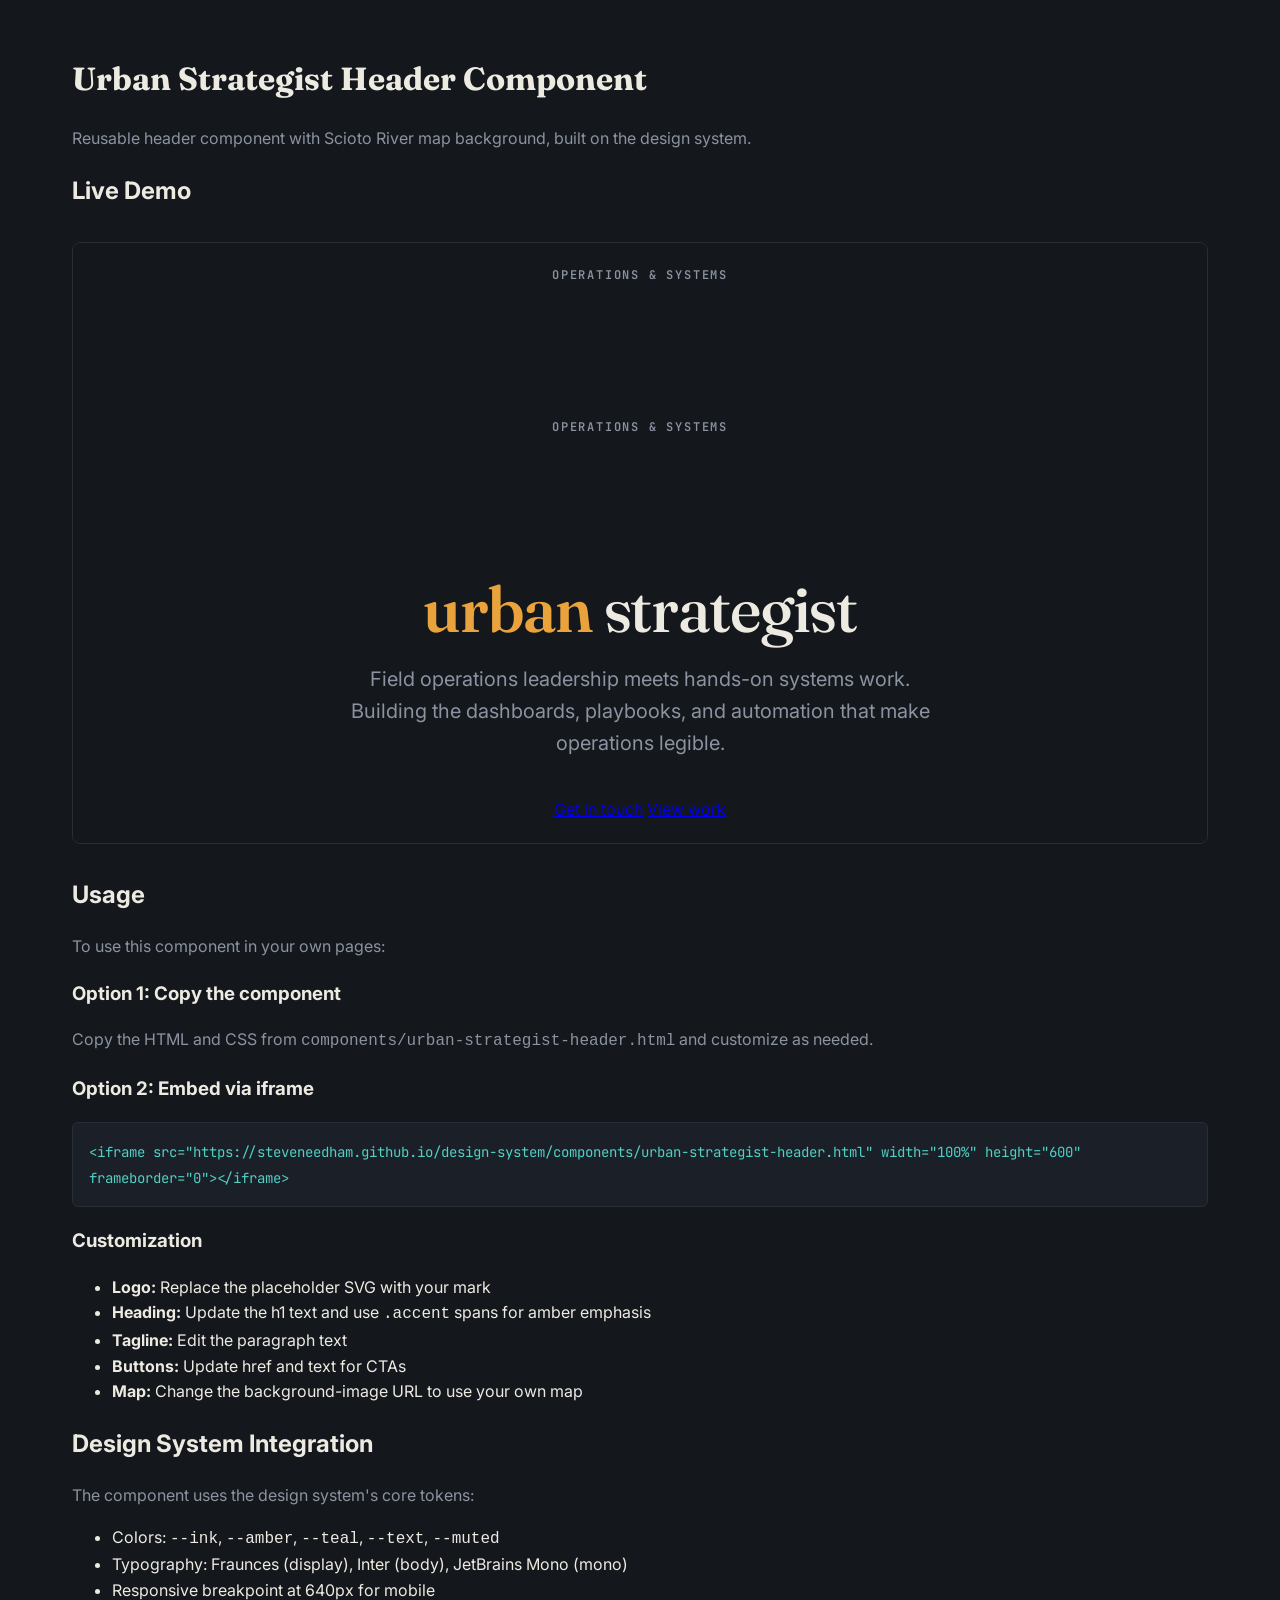
<file: guidelines/header-component-demo.html>
<!DOCTYPE html>
<html lang="en">
<head>
  <meta charset="UTF-8">
  <meta name="viewport" content="width=device-width, initial-scale=1.0">
  <title>Urban Strategist Header — Design System</title>
  <link rel="stylesheet" href="../styles.css">
  <style>
    body {
      margin: 0;
      background: var(--surface-page);
    }
    .demo-container {
      padding: 2rem;
      max-width: 1200px;
      margin: 0 auto;
    }
    .header-frame {
      border: 1px solid var(--border-default);
      border-radius: 8px;
      overflow: hidden;
      margin: 2rem 0;
    }
    .header-frame iframe {
      width: 100%;
      height: 600px;
      border: none;
      display: block;
    }
    h1 {
      font-family: var(--font-display);
      color: var(--text-primary);
    }
    p {
      color: var(--text-muted);
      line-height: 1.6;
    }
    .code-block {
      background: var(--panel);
      border: 1px solid var(--border-default);
      border-radius: 6px;
      padding: 1rem;
      overflow-x: auto;
      margin: 1rem 0;
    }
    .code-block code {
      font-family: var(--font-mono);
      font-size: 0.875rem;
      color: var(--teal);
    }
  </style>
</head>
<body>

<div class="demo-container">
  <h1>Urban Strategist Header Component</h1>
  <p>Reusable header component with Scioto River map background, built on the design system.</p>

  <h2>Live Demo</h2>
  <div class="header-frame">
    <iframe src="../components/urban-strategist-header.html" title="Urban Strategist Header Component"></iframe>
  </div>

  <h2>Usage</h2>
  <p>To use this component in your own pages:</p>

  <h3>Option 1: Copy the component</h3>
  <p>Copy the HTML and CSS from <code>components/urban-strategist-header.html</code> and customize as needed.</p>

  <h3>Option 2: Embed via iframe</h3>
  <div class="code-block">
    <code>&lt;iframe src="https://steveneedham.github.io/design-system/components/urban-strategist-header.html" width="100%" height="600" frameborder="0"&gt;&lt;/iframe&gt;</code>
  </div>

  <h3>Customization</h3>
  <ul>
    <li><strong>Logo:</strong> Replace the placeholder SVG with your mark</li>
    <li><strong>Heading:</strong> Update the h1 text and use <code>.accent</code> spans for amber emphasis</li>
    <li><strong>Tagline:</strong> Edit the paragraph text</li>
    <li><strong>Buttons:</strong> Update href and text for CTAs</li>
    <li><strong>Map:</strong> Change the background-image URL to use your own map</li>
  </ul>

  <h2>Design System Integration</h2>
  <p>The component uses the design system's core tokens:</p>
  <ul>
    <li>Colors: <code>--ink</code>, <code>--amber</code>, <code>--teal</code>, <code>--text</code>, <code>--muted</code></li>
    <li>Typography: Fraunces (display), Inter (body), JetBrains Mono (mono)</li>
    <li>Responsive breakpoint at 640px for mobile</li>
  </ul>

</div>

</body>
</html>
</file>
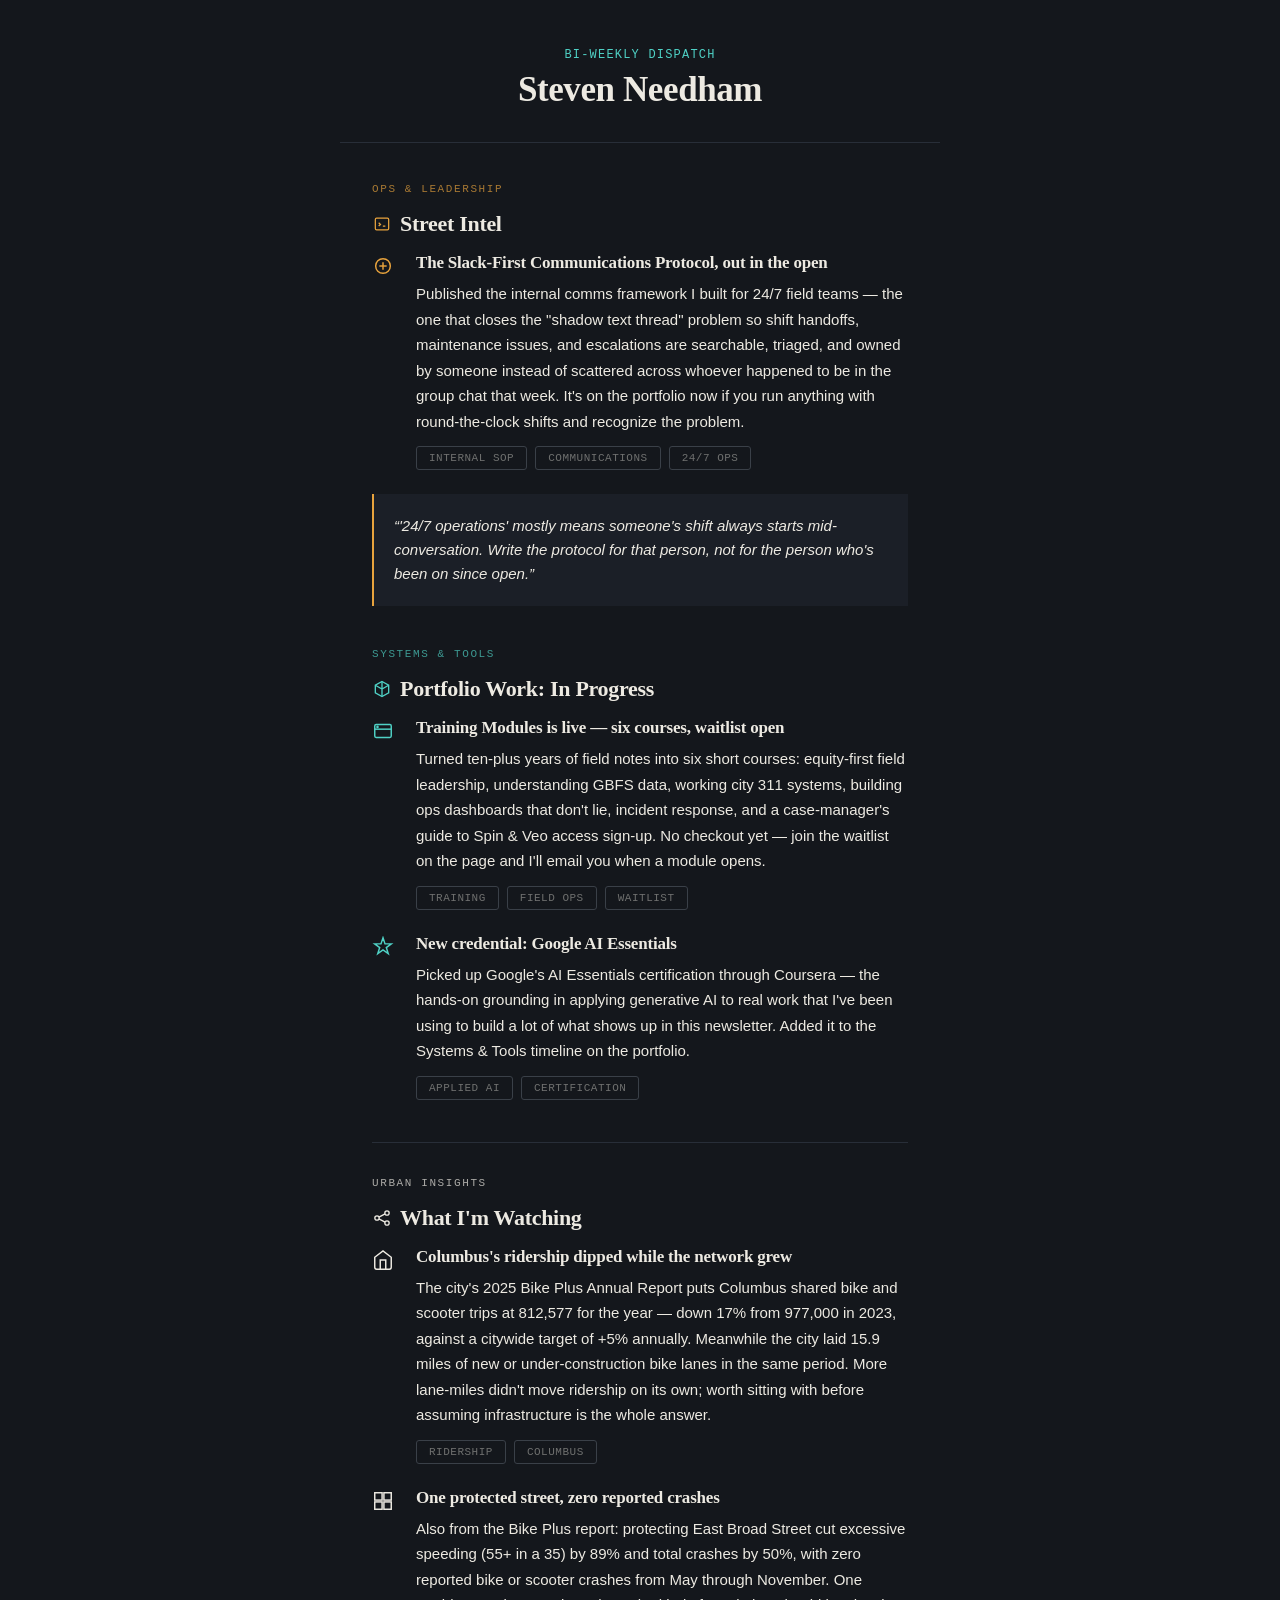
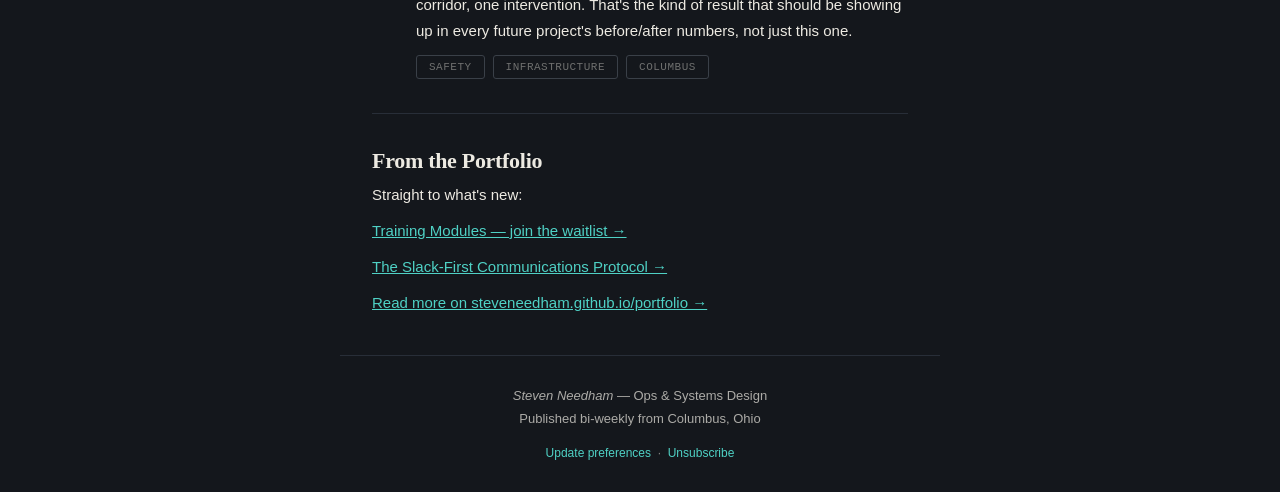
<file: newsletters/2026-09-13.html>
<!DOCTYPE html>
<html lang="en" xmlns="http://www.w3.org/1999/xhtml" xmlns:v="urn:schemas-microsoft-com:vml" xmlns:o="urn:schemas-microsoft-com:office:office">
<head>
<meta charset="utf-8">
<meta name="viewport" content="width=device-width, initial-scale=1">
<meta http-equiv="X-UA-Compatible" content="IE=edge">
<meta name="color-scheme" content="dark">
<meta name="supported-color-schemes" content="dark">
<title>Steven Needham — Bi-Weekly Dispatch</title>
<!--[if mso]>
<noscript>
<xml>
<o:OfficeDocumentSettings>
<o:PixelsPerInch>96</o:PixelsPerInch>
</o:OfficeDocumentSettings>
</xml>
</noscript>
<style>
  table { border-collapse: collapse; }
  .fallback-font { font-family: Georgia, 'Times New Roman', serif !important; }
</style>
<![endif]-->
<style>
  @media screen and (max-width: 600px) {
    .email-wrapper { width: 100% !important; }
    .content-pad { padding-left: 20px !important; padding-right: 20px !important; }
    .header-pad { padding: 32px 20px 24px !important; }
    .footer-pad { padding: 24px 20px !important; }
    .h1-resp { font-size: 1.9rem !important; }
  }
</style>
</head>
<body style="margin:0; padding:0; background-color:#14171C; -webkit-text-size-adjust:100%; text-size-adjust:100%;">
  <!-- Preview text (hidden) -->
  <div style="display:none; max-height:0; overflow:hidden; opacity:0; font-size:1px; line-height:1px; color:#14171C;">
    Training Modules launch, a new AI certification, and what's next in the shop — the bi-weekly dispatch.
  </div>
  <div style="display:none; white-space:nowrap; font:15px courier; line-height:0;">
    &#8203;&nbsp;&#8203;&nbsp;&#8203;&nbsp;&#8203;&nbsp;&#8203;&nbsp;&#8203;&nbsp;&#8203;&nbsp;&#8203;&nbsp;&#8203;&nbsp;&#8203;&nbsp;&#8203;&nbsp;&#8203;&nbsp;&#8203;&nbsp;&#8203;&nbsp;
  </div>

  <table role="presentation" width="100%" cellpadding="0" cellspacing="0" border="0" style="background-color:#14171C;">
    <tr>
      <td align="center" style="padding: 0;">

        <!--[if mso]>
        <table role="presentation" align="center" width="600" cellpadding="0" cellspacing="0" border="0"><tr><td>
        <![endif]-->
        <table role="presentation" class="email-wrapper" width="600" cellpadding="0" cellspacing="0" border="0" style="width:600px; max-width:600px; background-color:#14171C;">

          <!-- Header -->
          <tr>
            <td class="header-pad" align="center" style="padding: 48px 32px 32px; border-bottom: 1px solid #282E38;">
              <p style="margin:0 0 8px 0; font-family: 'JetBrains Mono', 'Courier New', Courier, monospace; font-size:12px; color:#4FD1C5; text-transform:uppercase; letter-spacing:1.2px;">Bi-Weekly Dispatch</p>
              <h1 class="h1-resp" style="margin:0; font-family: Georgia, 'Times New Roman', serif; font-size:35px; font-weight:600; letter-spacing:-0.4px; color:#EDEAE2;">Steven Needham</h1>
            </td>
          </tr>

          <!-- Content -->
          <tr>
            <td class="content-pad" style="padding: 40px 32px;">

              <!-- Section: Street Intel (ops) -->
              <table role="presentation" width="100%" cellpadding="0" cellspacing="0" border="0" style="margin-bottom: 42px;">
                <tr>
                  <td>
                    <p style="margin:0 0 16px 0; font-family: 'JetBrains Mono', 'Courier New', Courier, monospace; font-size:11px; text-transform:uppercase; letter-spacing:1.6px; color:#A87933;">Ops &amp; Leadership</p>
                    <table role="presentation" cellpadding="0" cellspacing="0" border="0" style="margin:0 0 16px 0;">
                      <tr>
                        <td valign="middle" style="padding-right:8px;">
                          <!--[if !mso]><!-->
                          <svg width="20" height="20" viewBox="0 0 24 24" fill="none" stroke="#E8A33D" stroke-width="1.5" style="display:block;"><rect x="4" y="5" width="16" height="14" rx="1.5"/><path d="M8 10.5l2.2 2-2.2 2M13 14.5h3"/></svg>
                          <!--<![endif]-->
                        </td>
                        <td valign="middle">
                          <h3 style="margin:0; font-family: Georgia, 'Times New Roman', serif; font-size:22px; font-weight:600; letter-spacing:-0.3px; color:#EDEAE2;">Street Intel</h3>
                        </td>
                      </tr>
                    </table>

                    <!-- Item -->
                    <table role="presentation" width="100%" cellpadding="0" cellspacing="0" border="0" style="margin-bottom:24px;">
                      <tr>
                        <td valign="top" width="32" style="padding-right:12px; padding-top:2px;">
                          <!--[if !mso]><!-->
                          <svg width="22" height="22" viewBox="0 0 24 24" fill="none" stroke="#E8A33D" stroke-width="1.6" style="display:block;"><circle cx="12" cy="12" r="8"/><line x1="12" y1="8" x2="12" y2="16"/><line x1="8" y1="12" x2="16" y2="12"/></svg>
                          <!--<![endif]-->
                        </td>
                        <td valign="top">
                          <h4 style="margin:0 0 8px 0; font-family: Georgia, 'Times New Roman', serif; font-size:17px; font-weight:600; letter-spacing:-0.2px; color:#EDEAE2;">The Slack-First Communications Protocol, out in the open</h4>
                          <p style="margin:0 0 12px 0; font-family: Arial, Helvetica, sans-serif; font-size:15px; line-height:1.7; color:#EDEAE2;">Published the internal comms framework I built for 24/7 field teams — the one that closes the "shadow text thread" problem so shift handoffs, maintenance issues, and escalations are searchable, triaged, and owned by someone instead of scattered across whoever happened to be in the group chat that week. It's on the portfolio now if you run anything with round-the-clock shifts and recognize the problem.</p>
                          <table role="presentation" cellpadding="0" cellspacing="0" border="0">
                            <tr>
                              <td style="font-family:'JetBrains Mono','Courier New',Courier,monospace; font-size:11px; text-transform:uppercase; letter-spacing:0.5px; color:#6F706F; padding:5px 12px; border:1px solid #3A4048; border-radius:3px;">Internal SOP</td>
                              <td style="width:8px;">&nbsp;</td>
                              <td style="font-family:'JetBrains Mono','Courier New',Courier,monospace; font-size:11px; text-transform:uppercase; letter-spacing:0.5px; color:#6F706F; padding:5px 12px; border:1px solid #3A4048; border-radius:3px;">Communications</td>
                              <td style="width:8px;">&nbsp;</td>
                              <td style="font-family:'JetBrains Mono','Courier New',Courier,monospace; font-size:11px; text-transform:uppercase; letter-spacing:0.5px; color:#6F706F; padding:5px 12px; border:1px solid #3A4048; border-radius:3px;">24/7 Ops</td>
                            </tr>
                          </table>
                        </td>
                      </tr>
                    </table>

                    <!-- Insight -->
                    <table role="presentation" width="100%" cellpadding="0" cellspacing="0" border="0" style="background-color:#1B1F27;">
                      <tr>
                        <td style="border-left:2px solid #E8A33D; padding:20px 20px;">
                          <p style="margin:0; font-family: Arial, Helvetica, sans-serif; font-style:italic; font-size:15px; line-height:1.6; color:#EDEAE2;">&ldquo;'24/7 operations' mostly means someone's shift always starts mid-conversation. Write the protocol for that person, not for the person who's been on since open.&rdquo;</p>
                        </td>
                      </tr>
                    </table>
                  </td>
                </tr>
              </table>

              <!-- Section: Portfolio Work (systems) -->
              <table role="presentation" width="100%" cellpadding="0" cellspacing="0" border="0" style="margin-bottom: 42px;">
                <tr>
                  <td>
                    <p style="margin:0 0 16px 0; font-family: 'JetBrains Mono', 'Courier New', Courier, monospace; font-size:11px; text-transform:uppercase; letter-spacing:1.6px; color:#3D9992;">Systems &amp; Tools</p>
                    <table role="presentation" cellpadding="0" cellspacing="0" border="0" style="margin:0 0 16px 0;">
                      <tr>
                        <td valign="middle" style="padding-right:8px;">
                          <!--[if !mso]><!-->
                          <svg width="20" height="20" viewBox="0 0 24 24" fill="none" stroke="#4FD1C5" stroke-width="1.6" style="display:block;"><path d="M12 3l8 4.5v9L12 21l-8-4.5v-9L12 3z"/><path d="M12 3v9M12 21v-9M4 7.5l8 4.5 8-4.5"/></svg>
                          <!--<![endif]-->
                        </td>
                        <td valign="middle">
                          <h3 style="margin:0; font-family: Georgia, 'Times New Roman', serif; font-size:22px; font-weight:600; letter-spacing:-0.3px; color:#EDEAE2;">Portfolio Work: In Progress</h3>
                        </td>
                      </tr>
                    </table>

                    <!-- Item 1 -->
                    <table role="presentation" width="100%" cellpadding="0" cellspacing="0" border="0" style="margin-bottom:24px;">
                      <tr>
                        <td valign="top" width="32" style="padding-right:12px; padding-top:2px;">
                          <!--[if !mso]><!-->
                          <svg width="22" height="22" viewBox="0 0 24 24" fill="none" stroke="#4FD1C5" stroke-width="1.6" style="display:block;"><rect x="3" y="5" width="18" height="14" rx="1.5"/><line x1="3" y1="10" x2="21" y2="10"/><circle cx="6" cy="7.5" r="0.6" fill="#4FD1C5"/></svg>
                          <!--<![endif]-->
                        </td>
                        <td valign="top">
                          <h4 style="margin:0 0 8px 0; font-family: Georgia, 'Times New Roman', serif; font-size:17px; font-weight:600; letter-spacing:-0.2px; color:#EDEAE2;">Training Modules is live — six courses, waitlist open</h4>
                          <p style="margin:0 0 12px 0; font-family: Arial, Helvetica, sans-serif; font-size:15px; line-height:1.7; color:#EDEAE2;">Turned ten-plus years of field notes into six short courses: equity-first field leadership, understanding GBFS data, working city 311 systems, building ops dashboards that don't lie, incident response, and a case-manager's guide to Spin &amp; Veo access sign-up. No checkout yet — join the waitlist on the page and I'll email you when a module opens.</p>
                          <table role="presentation" cellpadding="0" cellspacing="0" border="0">
                            <tr>
                              <td style="font-family:'JetBrains Mono','Courier New',Courier,monospace; font-size:11px; text-transform:uppercase; letter-spacing:0.5px; color:#6F706F; padding:5px 12px; border:1px solid #3A4048; border-radius:3px;">Training</td>
                              <td style="width:8px;">&nbsp;</td>
                              <td style="font-family:'JetBrains Mono','Courier New',Courier,monospace; font-size:11px; text-transform:uppercase; letter-spacing:0.5px; color:#6F706F; padding:5px 12px; border:1px solid #3A4048; border-radius:3px;">Field Ops</td>
                              <td style="width:8px;">&nbsp;</td>
                              <td style="font-family:'JetBrains Mono','Courier New',Courier,monospace; font-size:11px; text-transform:uppercase; letter-spacing:0.5px; color:#6F706F; padding:5px 12px; border:1px solid #3A4048; border-radius:3px;">Waitlist</td>
                            </tr>
                          </table>
                        </td>
                      </tr>
                    </table>

                    <!-- Item 2 -->
                    <table role="presentation" width="100%" cellpadding="0" cellspacing="0" border="0">
                      <tr>
                        <td valign="top" width="32" style="padding-right:12px; padding-top:2px;">
                          <!--[if !mso]><!-->
                          <svg width="22" height="22" viewBox="0 0 24 24" fill="none" stroke="#4FD1C5" stroke-width="1.6" style="display:block;"><path d="M12 2l2.2 6.6H21l-5.4 4 2.1 6.6-5.7-4.1-5.7 4.1 2.1-6.6L3 8.6h6.8z"/></svg>
                          <!--<![endif]-->
                        </td>
                        <td valign="top">
                          <h4 style="margin:0 0 8px 0; font-family: Georgia, 'Times New Roman', serif; font-size:17px; font-weight:600; letter-spacing:-0.2px; color:#EDEAE2;">New credential: Google AI Essentials</h4>
                          <p style="margin:0 0 12px 0; font-family: Arial, Helvetica, sans-serif; font-size:15px; line-height:1.7; color:#EDEAE2;">Picked up Google's AI Essentials certification through Coursera — the hands-on grounding in applying generative AI to real work that I've been using to build a lot of what shows up in this newsletter. Added it to the Systems &amp; Tools timeline on the portfolio.</p>
                          <table role="presentation" cellpadding="0" cellspacing="0" border="0">
                            <tr>
                              <td style="font-family:'JetBrains Mono','Courier New',Courier,monospace; font-size:11px; text-transform:uppercase; letter-spacing:0.5px; color:#6F706F; padding:5px 12px; border:1px solid #3A4048; border-radius:3px;">Applied AI</td>
                              <td style="width:8px;">&nbsp;</td>
                              <td style="font-family:'JetBrains Mono','Courier New',Courier,monospace; font-size:11px; text-transform:uppercase; letter-spacing:0.5px; color:#6F706F; padding:5px 12px; border:1px solid #3A4048; border-radius:3px;">Certification</td>
                            </tr>
                          </table>
                        </td>
                      </tr>
                    </table>
                  </td>
                </tr>
              </table>

              <!-- Divider -->
              <table role="presentation" width="100%" cellpadding="0" cellspacing="0" border="0" style="margin-bottom:34px;">
                <tr><td style="height:1px; line-height:1px; font-size:1px; background-color:#282E38;">&nbsp;</td></tr>
              </table>

              <!-- Section: Urban Insights -->
              <table role="presentation" width="100%" cellpadding="0" cellspacing="0" border="0" style="margin-bottom: 34px;">
                <tr>
                  <td>
                    <p style="margin:0 0 16px 0; font-family: 'JetBrains Mono', 'Courier New', Courier, monospace; font-size:11px; text-transform:uppercase; letter-spacing:1.6px; color:#ACABA7;">Urban Insights</p>
                    <table role="presentation" cellpadding="0" cellspacing="0" border="0" style="margin:0 0 16px 0;">
                      <tr>
                        <td valign="middle" style="padding-right:8px;">
                          <!--[if !mso]><!-->
                          <svg width="20" height="20" viewBox="0 0 24 24" fill="none" stroke="#EDEAE2" stroke-width="1.6" style="display:block;"><circle cx="6" cy="12" r="2.6"/><circle cx="18" cy="6" r="2.6"/><circle cx="18" cy="18" r="2.6"/><line x1="8.3" y1="11" x2="15.7" y2="7"/><line x1="8.3" y1="13" x2="15.7" y2="17"/></svg>
                          <!--<![endif]-->
                        </td>
                        <td valign="middle">
                          <h3 style="margin:0; font-family: Georgia, 'Times New Roman', serif; font-size:22px; font-weight:600; letter-spacing:-0.3px; color:#EDEAE2;">What I'm Watching</h3>
                        </td>
                      </tr>
                    </table>

                    <!-- Item 1 -->
                    <table role="presentation" width="100%" cellpadding="0" cellspacing="0" border="0" style="margin-bottom:24px;">
                      <tr>
                        <td valign="top" width="32" style="padding-right:12px; padding-top:2px;">
                          <!--[if !mso]><!-->
                          <svg width="22" height="22" viewBox="0 0 24 24" fill="none" stroke="#EDEAE2" stroke-width="1.6" style="display:block;"><path d="M3 9l9-7 9 7v11a2 2 0 0 1-2 2H5a2 2 0 0 1-2-2z"/><polyline points="9 22 9 12 15 12 15 22"/></svg>
                          <!--<![endif]-->
                        </td>
                        <td valign="top">
                          <h4 style="margin:0 0 8px 0; font-family: Georgia, 'Times New Roman', serif; font-size:17px; font-weight:600; letter-spacing:-0.2px; color:#EDEAE2;">Columbus's ridership dipped while the network grew</h4>
                          <p style="margin:0 0 12px 0; font-family: Arial, Helvetica, sans-serif; font-size:15px; line-height:1.7; color:#EDEAE2;">The city's 2025 Bike Plus Annual Report puts Columbus shared bike and scooter trips at 812,577 for the year — down 17% from 977,000 in 2023, against a citywide target of +5% annually. Meanwhile the city laid 15.9 miles of new or under-construction bike lanes in the same period. More lane-miles didn't move ridership on its own; worth sitting with before assuming infrastructure is the whole answer.</p>
                          <table role="presentation" cellpadding="0" cellspacing="0" border="0">
                            <tr>
                              <td style="font-family:'JetBrains Mono','Courier New',Courier,monospace; font-size:11px; text-transform:uppercase; letter-spacing:0.5px; color:#6F706F; padding:5px 12px; border:1px solid #3A4048; border-radius:3px;">Ridership</td>
                              <td style="width:8px;">&nbsp;</td>
                              <td style="font-family:'JetBrains Mono','Courier New',Courier,monospace; font-size:11px; text-transform:uppercase; letter-spacing:0.5px; color:#6F706F; padding:5px 12px; border:1px solid #3A4048; border-radius:3px;">Columbus</td>
                            </tr>
                          </table>
                        </td>
                      </tr>
                    </table>

                    <!-- Item 2 -->
                    <table role="presentation" width="100%" cellpadding="0" cellspacing="0" border="0">
                      <tr>
                        <td valign="top" width="32" style="padding-right:12px; padding-top:2px;">
                          <!--[if !mso]><!-->
                          <svg width="22" height="22" viewBox="0 0 24 24" fill="none" stroke="#EDEAE2" stroke-width="1.6" style="display:block;"><rect x="3" y="3" width="8" height="8"/><rect x="13" y="3" width="8" height="8"/><rect x="3" y="13" width="8" height="8"/><rect x="13" y="13" width="8" height="8"/></svg>
                          <!--<![endif]-->
                        </td>
                        <td valign="top">
                          <h4 style="margin:0 0 8px 0; font-family: Georgia, 'Times New Roman', serif; font-size:17px; font-weight:600; letter-spacing:-0.2px; color:#EDEAE2;">One protected street, zero reported crashes</h4>
                          <p style="margin:0 0 12px 0; font-family: Arial, Helvetica, sans-serif; font-size:15px; line-height:1.7; color:#EDEAE2;">Also from the Bike Plus report: protecting East Broad Street cut excessive speeding (55+ in a 35) by 89% and total crashes by 50%, with zero reported bike or scooter crashes from May through November. One corridor, one intervention. That's the kind of result that should be showing up in every future project's before/after numbers, not just this one.</p>
                          <table role="presentation" cellpadding="0" cellspacing="0" border="0">
                            <tr>
                              <td style="font-family:'JetBrains Mono','Courier New',Courier,monospace; font-size:11px; text-transform:uppercase; letter-spacing:0.5px; color:#6F706F; padding:5px 12px; border:1px solid #3A4048; border-radius:3px;">Safety</td>
                              <td style="width:8px;">&nbsp;</td>
                              <td style="font-family:'JetBrains Mono','Courier New',Courier,monospace; font-size:11px; text-transform:uppercase; letter-spacing:0.5px; color:#6F706F; padding:5px 12px; border:1px solid #3A4048; border-radius:3px;">Infrastructure</td>
                              <td style="width:8px;">&nbsp;</td>
                              <td style="font-family:'JetBrains Mono','Courier New',Courier,monospace; font-size:11px; text-transform:uppercase; letter-spacing:0.5px; color:#6F706F; padding:5px 12px; border:1px solid #3A4048; border-radius:3px;">Columbus</td>
                            </tr>
                          </table>
                        </td>
                      </tr>
                    </table>
                  </td>
                </tr>
              </table>

              <!-- Divider -->
              <table role="presentation" width="100%" cellpadding="0" cellspacing="0" border="0" style="margin-bottom:34px;">
                <tr><td style="height:1px; line-height:1px; font-size:1px; background-color:#282E38;">&nbsp;</td></tr>
              </table>

              <!-- Section: From the Portfolio -->
              <table role="presentation" width="100%" cellpadding="0" cellspacing="0" border="0">
                <tr>
                  <td>
                    <h3 style="margin:0 0 12px 0; font-family: Georgia, 'Times New Roman', serif; font-size:22px; font-weight:600; letter-spacing:-0.3px; color:#EDEAE2;">From the Portfolio</h3>
                    <p style="margin:0 0 16px 0; font-family: Arial, Helvetica, sans-serif; font-size:15px; color:#EDEAE2;">Straight to what's new:</p>
                    <table role="presentation" cellpadding="0" cellspacing="0" border="0" width="100%">
                      <tr>
                        <td style="padding-bottom:12px; font-family: Arial, Helvetica, sans-serif; font-size:15px; line-height:1.6;">
                          <a href="https://steveneedham.github.io/portfolio/projects/training-modules.html" style="color:#4FD1C5; text-decoration:underline;">Training Modules — join the waitlist &rarr;</a>
                        </td>
                      </tr>
                      <tr>
                        <td style="padding-bottom:12px; font-family: Arial, Helvetica, sans-serif; font-size:15px; line-height:1.6;">
                          <a href="https://steveneedham.github.io/portfolio/slack-first-communications-protocol.html" style="color:#4FD1C5; text-decoration:underline;">The Slack-First Communications Protocol &rarr;</a>
                        </td>
                      </tr>
                      <tr>
                        <td style="font-family: Arial, Helvetica, sans-serif; font-size:15px; line-height:1.6;">
                          <a href="https://steveneedham.github.io/portfolio" style="color:#4FD1C5; text-decoration:underline;">Read more on steveneedham.github.io/portfolio &rarr;</a>
                        </td>
                      </tr>
                    </table>
                  </td>
                </tr>
              </table>

            </td>
          </tr>

          <!-- Footer -->
          <tr>
            <td class="footer-pad" align="center" style="padding: 32px; border-top: 1px solid #282E38;">
              <p style="margin:0 0 8px 0; font-family: Arial, Helvetica, sans-serif; font-size:13px; color:#ACABA7;"><em>Steven Needham</em> — Ops &amp; Systems Design</p>
              <p style="margin:0 0 20px 0; font-family: Arial, Helvetica, sans-serif; font-size:13px; color:#ACABA7;">Published bi-weekly from Columbus, Ohio</p>
              <p style="margin:0; font-family: Arial, Helvetica, sans-serif; font-size:12px; color:#81817F;">
                <a href="mailto:sjneedham@icloud.com?subject=Update%20newsletter%20preferences" style="color:#4FD1C5; text-decoration:none;">Update preferences</a>
                &nbsp;&middot;&nbsp;
                <a href="mailto:sjneedham@icloud.com?subject=Unsubscribe%20from%20newsletter" style="color:#4FD1C5; text-decoration:none;">Unsubscribe</a>
              </p>
            </td>
          </tr>

        </table>
        <!--[if mso]>
        </td></tr></table>
        <![endif]-->

      </td>
    </tr>
  </table>
</body>
</html>
</file>
<file: bundle.css>
@import url('./styles.css');
@import url('./components/project-detail.css');
@import url('./components/documents.css');
@import url('./components/status.css');
@import url('./components/presentations.css');
@import url('./components/email.css');
@import url('./components/training.css');
</file>
<file: paper.css>
/* ==========================================================================
   paper.css — Ops & Systems design system, "paper" (light/print) theme
   github.com/steveneedham/design-system

   This is a TOKEN-OVERRIDE file, not a parallel stylesheet. Every component
   rule in styles.css (.nav, .hero, .stop, .footer, etc.) already reads color
   through the base tokens (--ink, --text, --amber, --teal, ...) or their
   semantic aliases (--surface-page, --text-primary, --accent-ops, ...).
   Overriding just the token layer here is enough to re-skin the whole site —
   no component selectors are duplicated or redefined.

   USAGE
   -----
   1. Load AFTER styles.css:
        <link rel="stylesheet" href="styles.css">
        <link rel="stylesheet" href="paper.css">

   2. Opt in per-page/per-element with a data-theme attribute (recommended
      on <html> so it wins the cascade everywhere):
        <html data-theme="paper">

   3. No JS required for print — the @media print block at the bottom
      applies the same paper tokens automatically any time the dark site
      is printed, whether or not data-theme is set.

   4. Optional theme toggle (vanilla JS), if/when a toggle button is added
      to the site nav:
        document.documentElement.toggleAttribute('data-theme', ...)
        document.documentElement.setAttribute('data-theme', 'paper');
        // to revert: document.documentElement.removeAttribute('data-theme');

   DESIGN NOTES
   ------------
   - Amber/teal are NOT reused at their dark-surface values here. At
     full saturation (#E8A33D / #4FD1C5) both fail contrast as text or
     small dots against a light background. Paper mode uses deepened
     "ink-safe" versions of each hue instead, so labels/dots/links stay
     legible without breaking the amber=ops / teal=sys convention.
   - The dim variants flip direction on purpose: on the dark surface,
     "-dim" means darker/closer to the ink background (subtler). On
     paper, subtler means closer to the *paper* background instead, so
     the dim variants are light tints, not dark ones. Same intent
     ("recede toward the surface"), opposite direction, because the
     surface itself flipped.
   - --text on paper reuses the original --ink hex (#14171C) — the old
     background becomes the new foreground. Keeps a nice conceptual
     symmetry between the two themes and guarantees max contrast.
   ========================================================================== */

:root[data-theme="paper"]{
  /* Surfaces */
  --ink:#F6F3EC;          /* was dark bg → now paper bg */
  --panel:#EFEAE0;        /* secondary surface (signal strip, panels) */
  --panel-line:#DCD5C4;   /* borders/dividers on paper */

  /* Text */
  --text:#14171C;         /* old --ink hex reused as primary text */
  --muted:#5B6270;        /* old --muted-dim hex reused as secondary text */
  --muted-dim:#9CA3AF;    /* new tertiary — lighter, recedes toward paper bg */

  /* Accents — deepened for AA-ish contrast on a light surface */
  --amber:#B5791F;        /* ops, text/dot-safe on paper */
  --amber-dim:#E0C38F;    /* ops, subtle border/tint (light, not dark) */
  --teal:#1F8478;         /* sys, text/dot-safe on paper */
  --teal-dim:#A9E1D9;     /* sys, subtle border/tint (light, not dark) */
  --status-success:var(--teal);
  --status-attention:var(--amber);
  --status-risk:#8F5038;
  --status-neutral:#5B6270;

  /* Semantic aliases resolve automatically via styles.css's :root chain
     (--surface-page: var(--ink), --text-primary: var(--text), etc.) —
     nothing further to override. --focus-ring inherits the new --amber. */
}

/* Sticky nav uses a translucent ink background at 72% opacity in the base
   theme; on paper that reads as a dark smear over light content, so give
   it an explicit translucent paper fill instead of relying on --ink alone. */
:root[data-theme="paper"] .nav{
  background:rgba(246,243,236,0.86);
}

/* Hero video scrim is tuned for a dark backdrop; soften it on paper so
   video content doesn't fight a light theme with a dark overlay. */
:root[data-theme="paper"] .hero-scrim{
  background:var(--media-hero-scrim-paper);
}

/* ==========================================================================
   Print
   ========================================================================== */
@media print{
  :root,
  :root[data-theme="paper"]{
    --ink:#FFFFFF;
    --panel:#F3F1EA;
    --panel-line:#D9D2C0;

    --text:#14171C;
    --muted:#5B6270;
    --muted-dim:#7C8290;

    --amber:#B5791F;
    --amber-dim:#E0C38F;
    --teal:#1F8478;
    --teal-dim:#A9E1D9;
    --status-success:#1F8478;
    --status-attention:#B5791F;
    --status-risk:#8F5038;
    --status-neutral:#5B6270;
  }

  /* Kill anything meant only for an interactive/scrolling dark UI. */
  .nav{ position:static; backdrop-filter:none; -webkit-backdrop-filter:none; }
  .signal-strip{ display:none; }
  .hero-video, .hero-scrim{ display:none; }
  .stop{ opacity:1 !important; transform:none !important; transition:none !important; }
  .stop::before,
  .track[data-track="ops"] .stop.is-trending::before,
  .track[data-track="sys"] .stop.is-trending::before{ animation:none !important; }

  a{ text-decoration:underline; }
  .stop-link, .footer-links a{ text-decoration:none; border-bottom:1px solid currentColor; }
}
</file>
<file: sunny.css>
/* ==========================================================================
   sunny.css — Ops & Systems design system, "sunny" theme variant
   github.com/steveneedham/design-system

   A bright, bold treatment of the design system for exceptional occasions
   and special edition runs. Inverts the dark theme to a light, warm
   background with vibrant amber as the primary accent.

   This is a TOKEN-OVERRIDE + COMPONENT-OVERRIDE file. Every component
   rule in styles.css (.nav, .hero, .stop, .footer, etc.) already reads
   color through the base tokens (--ink, --text, --amber, --teal, ...).
   Overriding the token layer here re-skins the whole site. Component-
   specific rules add visual enhancements (2px borders, gradients, shadows)
   that define the sunny aesthetic.

   USAGE
   -----
   1. Load AFTER styles.css:
        <link rel="stylesheet" href="styles.css">
        <link rel="stylesheet" href="sunny.css">

   2. Opt in per-page/per-element with data-theme="sunny" attribute
      (recommended on <html> so it wins the cascade everywhere):
        <html data-theme="sunny">

   3. Optional theme toggle (vanilla JS):
        document.documentElement.setAttribute('data-theme', 'sunny');
        // to revert: document.documentElement.removeAttribute('data-theme');

   DESIGN NOTES
   ------------
   - Base colors are warm and light: cream ink (#FDF8F0), warm beige panels
     (#FBF5ED), dark brown text (#1F1810) for max contrast on light surfaces.
   - Amber (#F4A538) is the bright, energetic primary accent.
     Teal (#2BA4A8) is the secondary accent (sys/technical).
   - All key components use 2px borders in the accent colors for visual
     boldness and clarity.
   - Shadows use warm amber tint (rgba(244, 165, 56, 0.1)) to complement
     the bright theme.
   - Hero sections include a gradient background (135deg amber fade) with
     subtle radial glow for depth and visual impact.
   ========================================================================== */

:root[data-theme="sunny"] {
  /* Surfaces */
  --ink: #FDF8F0;           /* warm cream, page background */
  --panel: #FBF5ED;         /* light cream, component background */
  --panel-line: #EBE4DA;    /* warm beige, borders/dividers */

  /* Text */
  --text: #1F1810;          /* very dark brown, primary text */
  --muted: #8B8370;         /* warm gray, secondary text */
  --muted-dim: #6B6250;     /* darker warm gray, tertiary text */

  /* Accents */
  --amber: #F4A538;         /* bright, energetic ops accent */
  --amber-dim: #D9851F;     /* dimmed state */
  --teal: #2BA4A8;          /* secondary sys accent */
  --teal-dim: #1F7A7E;      /* dimmed state */

  /* Status colors */
  --status-success: #4FD1C5;
  --status-attention: #F4A538;
  --status-risk: #E05252;
  --status-neutral: #8B8370;

  /* Semantic aliases resolve automatically via styles.css's :root chain
     (--surface-page: var(--ink), --text-primary: var(--text), etc.) —
     nothing further to override. --focus-ring inherits the new --amber. */
}

/* ==========================================================================
   Component Overrides for Sunny Theme
   ========================================================================== */

/* Nav styling for sunny theme */
:root[data-theme="sunny"] .nav {
  background: rgba(253, 248, 240, 0.88);
  border-bottom-color: var(--amber);
  border-bottom-width: 2px;
  box-shadow: 0 2px 8px rgba(244, 165, 56, 0.08);
}

:root[data-theme="sunny"] .nav-name {
  color: var(--amber);
  font-weight: 600;
}

:root[data-theme="sunny"] .nav-links a:hover {
  color: var(--amber);
  font-weight: 600;
}

/* Signal strip */
:root[data-theme="sunny"] .signal-strip {
  background: var(--panel);
  border-bottom-color: var(--panel-line);
}

/* Cover/hero section with sunny gradient */
:root[data-theme="sunny"] [data-section="hero"],
:root[data-theme="sunny"] .cover {
  background: linear-gradient(135deg, #FFE4A3 0%, #FFD478 50%, #FFFAED 100%);
}

:root[data-theme="sunny"] [data-section="hero"]::before,
:root[data-theme="sunny"] .cover::before {
  content: '';
  position: absolute;
  top: -30%;
  right: -5%;
  width: 500px;
  height: 500px;
  background: radial-gradient(circle, rgba(255, 212, 120, 0.2) 0%, transparent 70%);
  border-radius: 50%;
  pointer-events: none;
  z-index: 0;
}

/* Ensure content sits above gradient backdrop */
:root[data-theme="sunny"] h1,
:root[data-theme="sunny"] .cover-eyebrow {
  position: relative;
  z-index: 1;
}

/* Emphasized text in sunny theme */
:root[data-theme="sunny"] h1 em,
:root[data-theme="sunny"] [data-section="hero"] h1 em {
  color: var(--amber);
  font-style: italic;
}

/* KPI cards with sunny borders */
:root[data-theme="sunny"] .kpi {
  border: 2px solid var(--amber);
  background: var(--panel);
  box-shadow: 0 4px 12px rgba(244, 165, 56, 0.1);
}

/* Tables with sunny header */
:root[data-theme="sunny"] .data-table th {
  background: var(--amber);
  color: white;
  border-bottom: 2px solid var(--amber);
  font-weight: 700;
}

:root[data-theme="sunny"] .data-table th.teal {
  background: var(--teal);
}

:root[data-theme="sunny"] .data-table tr:nth-child(even) td {
  background: rgba(244, 165, 56, 0.05);
}

:root[data-theme="sunny"] .data-table .total td {
  background: var(--amber);
  color: white;
  font-weight: 700;
}

/* Insight cards */
:root[data-theme="sunny"] .insight {
  border: 2px solid var(--amber);
  border-left: 4px solid var(--amber);
  background: var(--panel);
  box-shadow: 0 4px 12px rgba(244, 165, 56, 0.08);
}

:root[data-theme="sunny"] .insight.sys {
  border-color: var(--teal);
  border-left-color: var(--teal);
}

:root[data-theme="sunny"] .insight.alert {
  border-color: var(--red);
  border-left-color: var(--red);
}

/* Trike section styling */
:root[data-theme="sunny"] .trike-section {
  border: 2px solid var(--amber);
  background: var(--panel);
  box-shadow: 0 8px 24px rgba(244, 165, 56, 0.12);
}

:root[data-theme="sunny"] .trike-header {
  background: linear-gradient(90deg, var(--amber) 0%, #F0B04F 100%);
  border-bottom: 2px solid var(--amber-dim);
  color: white;
}

:root[data-theme="sunny"] .trike-header h3 {
  color: white;
  font-weight: 600;
}

:root[data-theme="sunny"] .trike-stats {
  color: rgba(255, 255, 255, 0.9);
}

:root[data-theme="sunny"] #playBtn {
  background: var(--amber);
  color: white;
  font-weight: 700;
  box-shadow: 0 4px 12px rgba(244, 165, 56, 0.3);
}

:root[data-theme="sunny"] #playBtn:hover {
  background: #f0b04f;
  transform: translateY(-2px);
  box-shadow: 0 6px 16px rgba(244, 165, 56, 0.4);
}

:root[data-theme="sunny"] #trafficBtn {
  border: 2px solid var(--panel-line);
}

:root[data-theme="sunny"] #trafficBtn:hover {
  border-color: var(--amber);
  color: var(--amber);
}

:root[data-theme="sunny"] .trike-map {
  background: #FEFAF0;
}

/* Terms card */
:root[data-theme="sunny"] .terms-card {
  border: 2px solid var(--amber);
  background: var(--panel);
}

:root[data-theme="sunny"] .terms-label {
  background: var(--amber);
  color: white;
  font-weight: 700;
}

/* Sign-off section */
:root[data-theme="sunny"] .signoff {
  border-top: 2px solid var(--amber);
}

:root[data-theme="sunny"] .signoff-name {
  color: var(--amber);
  font-weight: 700;
}

:root[data-theme="sunny"] .signoff-note {
  background: rgba(244, 165, 56, 0.08);
  border: 2px solid var(--amber);
  border-left: 4px solid var(--amber);
  color: var(--text);
}

/* Footer */
:root[data-theme="sunny"] footer {
  border-top: 2px solid var(--amber);
  background: var(--panel);
  font-weight: 500;
}

/* Links in sunny theme */
:root[data-theme="sunny"] a {
  color: var(--amber);
  text-decoration: none;
  transition: color var(--motion-fast);
}

:root[data-theme="sunny"] a:hover {
  color: var(--amber-dim);
}

/* Eyebrows and labels */
:root[data-theme="sunny"] .eyebrow {
  color: var(--amber);
  border-bottom: 2px solid var(--amber);
  font-weight: 600;
}

:root[data-theme="sunny"] .eyebrow.sys {
  color: var(--teal);
  border-bottom-color: var(--teal);
}

:root[data-theme="sunny"] .eyebrow.alert {
  color: var(--status-risk);
  border-bottom-color: var(--status-risk);
}
</file>
<file: styles.css>
@import url('./tokens/fonts.css');
@import url('./tokens/colors.css');
@import url('./tokens/typography.css');
@import url('./tokens/spacing.css');
@import url('./tokens/media.css');
@import url('./tokens/status.css');

*{box-sizing:border-box}
html{scroll-behavior:smooth}
body{
  margin:0;
  background:var(--surface-page);
  color:var(--text-primary);
  font-family:var(--font-body);
  font-size:var(--text-body);
  line-height:var(--leading-body);
  -webkit-font-smoothing:antialiased;
}
a{color:inherit;text-decoration:none}
img{display:block;max-width:100%}
:focus-visible{
  outline:2px solid var(--focus-ring);
  outline-offset:4px;
}

/* ---------- Nav ---------- */
.nav{
  position:sticky;top:0;z-index:var(--z-nav);
  display:flex;align-items:center;justify-content:space-between;
  padding:1.1rem var(--space-nav-x);
  background:rgba(20,23,28,0.72);
  backdrop-filter:blur(var(--blur-nav));
  -webkit-backdrop-filter:blur(var(--blur-nav));
  border-bottom:var(--border-width) solid var(--border-default);
}
.nav-name{
  font-family:var(--font-display);
  font-weight:500;
  font-size:var(--text-nav);
}
.nav-links{display:flex;gap:1.8rem;font-family:var(--font-mono);font-size:var(--text-mono-sm)}
.nav-links a{color:var(--text-muted);transition:color var(--motion-fast)}
.nav-links a:hover{color:var(--text-primary)}

/* ---------- Signal strip ---------- */
.signal-strip{
  overflow:hidden;
  padding:0.6rem var(--space-nav-x);
  font-family:var(--font-mono);font-size:var(--text-mono-xs);
  border-bottom:var(--border-width) solid var(--border-default);
  background:var(--panel);
}
.signal-track{display:flex;width:max-content}
.signal-track.is-ready{animation:signal-scroll 32s linear infinite}
.signal-strip:hover .signal-track,.signal-strip:focus-within .signal-track{animation-play-state:paused}
.signal-group{display:flex;gap:2rem;padding-right:2rem}
.signal-item{display:inline-flex;align-items:center;gap:0.5rem;color:var(--text-muted)}
.signal-item a{color:inherit;transition:color var(--motion-fast)}
.signal-item a:hover{color:var(--text-primary)}
.signal-dot{width:6px;height:6px;border-radius:50%;flex:none}
.signal-icon{
  width:13px;height:13px;border-radius:3px;flex:none;
  animation:signal-flash 1.8s ease-in-out infinite;
}
.signal-trend{color:var(--teal);font-weight:600}
.signal-item[data-kind="new"] .signal-dot{background:var(--amber)}
.signal-item[data-kind="trending"] .signal-dot{
  background:var(--teal);
  animation:pulse 1.8s ease-in-out infinite;
}
@keyframes signal-scroll{to{transform:translateX(-50%)}}
@keyframes signal-flash{0%,100%{opacity:1}50%{opacity:0.35}}
@keyframes pulse{
  0%,100%{opacity:1;box-shadow:0 0 0 0 rgba(79,209,197,0.5)}
  50%{opacity:0.6;box-shadow:0 0 0 4px rgba(79,209,197,0)}
}

/* ---------- Hero ---------- */
.hero{
  position:relative;overflow:hidden;min-height:90vh;
  display:flex;flex-direction:column;justify-content:center;
  padding:var(--space-hero-top) var(--space-page-x) var(--space-hero-bottom);
}
.hero-video{
  position:absolute;top:50%;left:50%;transform:translate(-50%,-50%);
  width:100%;height:100%;object-fit:cover;opacity:var(--media-hero-opacity);z-index:var(--z-base);
}
.hero-scrim{position:absolute;inset:0;background:var(--media-hero-scrim);z-index:var(--z-scrim)}
.hero-eyebrow{
  position:relative;z-index:var(--z-content);
  font-family:var(--font-mono);font-size:var(--text-eyebrow);
  letter-spacing:var(--tracking-eyebrow);text-transform:uppercase;
  color:var(--text-muted);margin-bottom:1.6rem;
}
.hero h1{
  position:relative;z-index:var(--z-content);
  font-family:var(--font-display);font-weight:500;
  font-size:var(--text-hero);line-height:var(--leading-hero);
  max-width:15ch;margin:0;
}
.hero h1 em{font-style:italic;color:var(--accent-ops)}
.hero p{
  position:relative;z-index:var(--z-content);margin-top:1.8rem;max-width:52ch;
  color:var(--text-muted);font-size:var(--text-body-lg);
}
.hero-meta{
  position:relative;z-index:var(--z-content);margin-top:2.6rem;
  display:flex;gap:2.5rem;flex-wrap:wrap;
  font-family:var(--font-mono);font-size:0.78rem;color:var(--muted-dim);
}
.hero-meta strong{
  color:var(--text-muted);display:block;font-size:0.7rem;
  letter-spacing:0.08em;text-transform:uppercase;margin-bottom:0.3rem;font-weight:500;
}

/* ---------- Track legend ---------- */
.track-legend{
  display:flex;gap:2rem;align-items:center;
  padding:0.8rem var(--space-page-x);
  font-family:var(--font-mono);font-size:var(--text-mono-xs);
  letter-spacing:var(--tracking-label);text-transform:uppercase;
  color:var(--text-muted);
  border-top:var(--border-width) solid var(--border-default);
  border-bottom:var(--border-width) solid var(--border-default);
}
.legend-item{display:inline-flex;align-items:center;gap:0.5rem}
.legend-dot{width:9px;height:9px;border-radius:50%;flex:none}
.legend-item[data-track="ops"] .legend-dot{background:var(--accent-ops)}
.legend-item[data-track="sys"] .legend-dot{background:var(--accent-sys)}

/* ---------- Work / timeline ---------- */
.work{
  display:grid;grid-template-columns:1fr 1fr;gap:0 var(--space-track-gap);
  padding:2rem var(--space-page-x) 3rem;
}
.col-label{
  font-family:var(--font-mono);font-size:var(--text-mono-xs);
  letter-spacing:var(--tracking-label);text-transform:uppercase;
  margin-bottom:2rem;
}
.col-label[data-track="ops"]{color:var(--accent-ops)}
.col-label[data-track="sys"]{color:var(--accent-sys)}
.track{position:relative;padding-left:2.4rem}
.track[data-track="ops"]{--track-accent:var(--accent-ops);--track-accent-dim:var(--accent-ops-dim)}
.track[data-track="sys"]{--track-accent:var(--accent-sys);--track-accent-dim:var(--accent-sys-dim)}
.track::before{
  content:"";position:absolute;left:5px;top:6px;bottom:6px;width:2px;
  background:linear-gradient(to bottom, var(--track-accent-dim), var(--track-accent));
}
.stop{position:relative;padding-bottom:var(--space-stop-gap);opacity:0;transform:translateY(14px);transition:opacity var(--motion-slow),transform var(--motion-slow)}
.stop.is-visible{opacity:1;transform:none}
.stop:not(.is-last){border-bottom:var(--border-width) solid var(--border-default)}
.stop::before{
  content:"";position:absolute;left:-2.4rem;top:0.35rem;width:9px;height:9px;
  border-radius:50%;background:var(--track-accent);
}
.track[data-track="ops"] .stop.is-trending::before{animation:dot-pulse-ops 1.8s ease-in-out infinite}
.track[data-track="sys"] .stop.is-trending::before{animation:dot-pulse-sys 1.8s ease-in-out infinite}
@keyframes dot-pulse-ops{
  0%,100%{opacity:1;box-shadow:0 0 0 0 rgba(232,163,61,0.5)}
  50%{opacity:0.6;box-shadow:0 0 0 4px rgba(232,163,61,0)}
}
@keyframes dot-pulse-sys{
  0%,100%{opacity:1;box-shadow:0 0 0 0 rgba(79,209,197,0.5)}
  50%{opacity:0.6;box-shadow:0 0 0 4px rgba(79,209,197,0)}
}
.stop-header{display:flex;align-items:baseline;gap:0.7rem;flex-wrap:wrap}
.trending-badge{
  font-family:var(--font-mono);font-size:var(--text-tag);
  letter-spacing:var(--tracking-label);text-transform:uppercase;
  color:var(--track-accent);
}
.stop h3{
  font-family:var(--font-display);font-weight:500;font-size:var(--text-h3);
  margin:0 0 0.5rem;
}
.stop-header h3{margin:0}
.stop p{color:var(--text-muted);margin:0 0 0.9rem;font-size:var(--text-body-sm)}
.stop-tags{display:flex;flex-wrap:wrap;gap:0.5rem;margin-bottom:0.9rem}
.tag{
  font-family:var(--font-mono);font-size:var(--text-tag);
  letter-spacing:var(--tracking-label);text-transform:uppercase;
  color:var(--text-muted);border:var(--border-width) solid var(--border-default);
  border-radius:var(--radius-sm);padding:0.25rem 0.5rem;
}
.stop-link{
  display:inline-flex;align-items:center;gap:0.4rem;
  font-family:var(--font-mono);font-size:var(--text-mono-sm);
  text-decoration:none;border-bottom:1px solid;padding-bottom:2px;
  transition:color var(--motion-fast);
}
.stop-link img{width:14px;height:14px;border-radius:3px}
.track[data-track="ops"] .stop-link{color:var(--accent-ops);border-color:var(--accent-ops-dim)}
.track[data-track="sys"] .stop-link{color:var(--accent-sys);border-color:var(--accent-sys-dim)}
.stop-link:hover{opacity:0.8}

/* ---------- About ---------- */
.about{padding:2rem var(--space-page-x) 7rem;max-width:68ch}
.eyebrow{
  font-family:var(--font-mono);font-size:var(--text-eyebrow);
  letter-spacing:var(--tracking-eyebrow);text-transform:uppercase;
  color:var(--text-muted);margin-bottom:0.9rem;
}
.about h2{
  font-family:var(--font-display);font-weight:500;font-size:var(--text-h2);
  line-height:var(--leading-h2);margin:0;
}
.about p{color:var(--text-muted);margin:1.4rem 0 0}
.about p + p{margin-top:1.1rem}
.about strong{color:var(--text-primary);font-weight:500}

/* ---------- Footer ---------- */
.footer{
  padding:3.5rem var(--space-page-x) 2rem;
  border-top:var(--border-width) solid var(--border-default);
}
.footer h2{
  font-family:var(--font-display);font-weight:500;font-size:var(--text-h2-footer);
  margin:0 0 1.8rem;max-width:20ch;
}
.footer-links{
  display:flex;flex-wrap:wrap;gap:0.5rem 2rem;
  font-family:var(--font-mono);font-size:var(--text-mono-md);
  padding:0;margin:0 0 1.2rem;list-style:none;
}
.footer-links a{color:var(--text-muted);transition:color var(--motion-fast)}
.footer-links a:hover{color:var(--accent-ops)}
.footer-note{font-family:var(--font-mono);font-size:var(--text-foot);color:var(--muted-dim)}
.social-row{
  padding:0 var(--space-page-x) 3rem;
  display:flex;gap:0.7rem;align-items:center;flex-wrap:wrap;
}
.social-row a{display:block;line-height:0;transition:opacity var(--motion-fast)}
.social-row a:hover{opacity:0.8}
.social-row img{width:30px;height:30px;border-radius:6px}

@media (max-width:760px){
  .work{grid-template-columns:1fr;gap:3rem 0}
  .nav-links{gap:1.1rem}
}

@media (prefers-reduced-motion:reduce){
  .stop{opacity:1;transform:none;transition:none}
  .signal-strip{overflow-x:auto}
  .signal-track.is-ready,.signal-icon{animation:none}
  .signal-group[aria-hidden="true"]{display:none}
  .signal-item[data-kind="trending"] .signal-dot{animation:none}
  .stop.is-trending::before{animation:none}
  html{scroll-behavior:auto}
}
</file>
